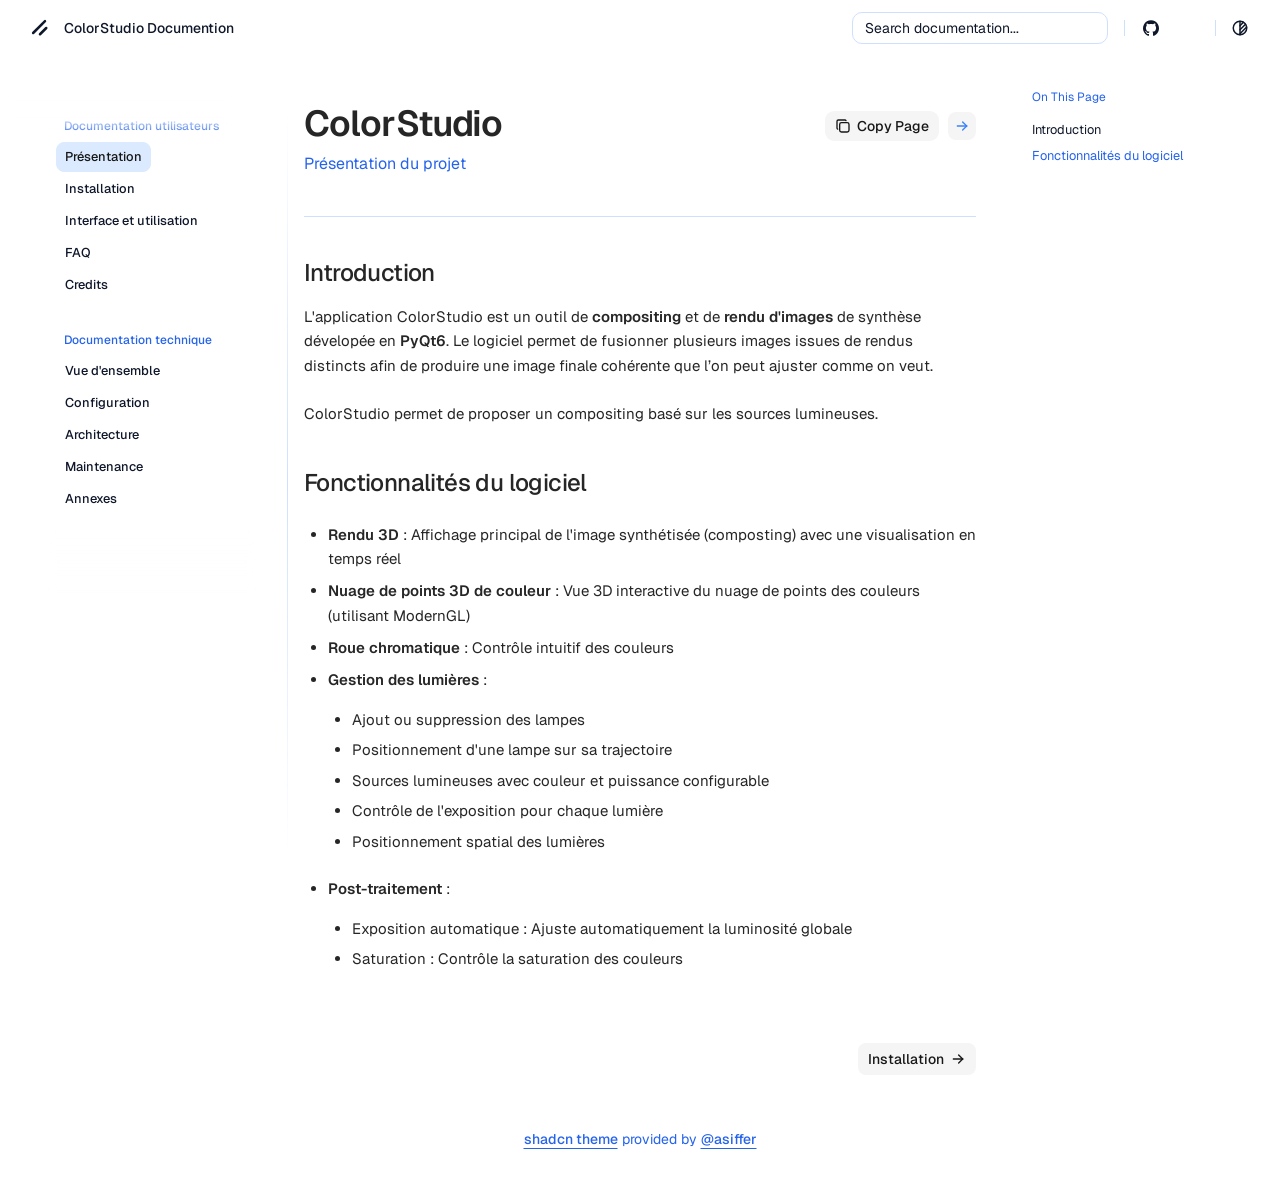
<file: index.html>
<!DOCTYPE html>
<html lang="en">

<head>
    <script>
        const base_url = "https://nomimie16.github.io/colorStudio/"; /* for search plugin notably */
    </script>
    <script>
    const darkTheme = window.matchMedia("(prefers-color-scheme: dark)");
    darkTheme.onchange = (e) => {
        if (e.matches) {
            document.documentElement.classList.add("dark")
            localStorage.theme = 'dark';
        } else {
            document.documentElement.classList.remove("dark")
            localStorage.removeItem("theme")
        }
    };

    // On page load. Priotiry to lcaolStorage
    if (localStorage.theme === "dark") {
        document.documentElement.classList.add("dark")
    } else if (localStorage.theme === "light") {
        document.documentElement.classList.remove("dark")
    } else if (darkTheme.matches) {
        document.documentElement.classList.add("dark")
    } else {
        document.documentElement.classList.remove("dark")
    }

    // set the layout based on localStorage
    document.documentElement.classList.add(localStorage.getItem("html-layout") || "layout-fixed");
</script>


    <meta charset="UTF-8">
    <meta name="viewport" content="width=device-width, initial-scale=1">

    


<title>ColorStudio</title>









<link rel="canonical" href="https://nomimie16.github.io/colorStudio/">


<!-- Open Graph (Facebook, LinkedIn) -->

<meta property="og:title" content="ColorStudio">





<meta property="og:url" content="https://nomimie16.github.io/colorStudio/">






<!-- Twitter Card -->

<meta name="twitter:title" content="ColorStudio">






<!-- JSON-LD Structured Data -->



    <link rel="icon" href="img/favicon.ico">

    <link href="css/base.css" rel="stylesheet">
    <link href="css/geist.css" rel="stylesheet">

    
    

<link id="pygments-light" rel="stylesheet"
    href="css/pygments/shadcn-light.css">
<link id="pygments-dark" rel="stylesheet"
    href="css/pygments/github-dark.css"
    media="(prefers-color-scheme: dark)">


    
    <link href="overrides/theme.css" rel="stylesheet">

    

    <script src="js/callbacks.js"></script>

    

    

    

    
    <script>
    document.addEventListener("DOMContentLoaded", function () {
        document.querySelectorAll("a.headerlink").forEach(function (link) {
            link.addEventListener("click", function (e) {
                e.preventDefault();

                // Build the full URL with the anchor fragment
                const url = window.location.origin + window.location.pathname + this.getAttribute("href");

                navigator.clipboard.writeText(url).then(function () {
                    // Optional: brief visual feedback
                });
            });
        });
    });
</script>
    

    
    
</head>

<body
    class="text-foreground group/body overscroll-none font-sans antialiased [--footer-height:calc(var(--spacing)*14)] [--header-height:calc(var(--spacing)*14)] xl:[--footer-height:calc(var(--spacing)*24)] theme-default">
    <div id="inner-body" class="bg-background relative z-10 flex min-h-svh flex-col">
        <header class="bg-background sticky top-0 z-50 w-full" view-transition-name="header">
    <div class="container-wrapper 3xl:fixed:px-0 px-6">
        <div class="3xl:fixed:container flex h-(--header-height) items-center gap-2 **:data-[slot=separator]:!h-4">
            <button id="menu-button" data-slot="popover-trigger" onclick="onMobileMenuButtonClick(event)"
                class="group whitespace-nowrap rounded-md text-sm font-medium transition-all disabled:pointer-events-none disabled:opacity-50 [&amp;_svg]:pointer-events-none [&amp;_svg:not([class*='size-'])]:size-4 shrink-0 [&amp;_svg]:shrink-0 outline-none focus-visible:border-ring focus-visible:ring-ring/50 aria-invalid:ring-destructive/20 dark:aria-invalid:ring-destructive/40 aria-invalid:border-destructive hover:text-accent-foreground px-4 py-2 has-[&gt;svg]:px-3 extend-touch-target h-8 touch-manipulation items-center justify-start gap-2.5 !p-0 hover:bg-transparent focus-visible:bg-transparent focus-visible:ring-0 active:bg-transparent dark:hover:bg-transparent flex lg:hidden"
                type="button" aria-haspopup="dialog" aria-expanded="false" aria-controls="radix-«Rmplb»"
                data-state="closed">
                <div class="relative flex h-8 w-4 items-center justify-center">
                    <div class="relative size-4">
                        <!-- 16px x 16px -->
                        <svg xmlns="http://www.w3.org/2000/svg" viewBox="0 0 16 16" fill="none" stroke="currentColor"
                            stroke-width="2" stroke-linecap="round" stroke-linejoin="round">
                            <line x1="0" x2="16" y1="5" y2="5"
                                class="group-data-[state=open]:translate-y-[2.25px] group-data-[state=open]:-translate-x-[2.25px] group-data-[state=open]:rotate-45 transition-all duration-300 origin-center" />
                            <line x1="0" x2="16" y1="11" y2="11"
                                class="group-data-[state=open]:-translate-y-[2.25px] group-data-[state=open]:-translate-x-[2.25px] group-data-[state=open]:-rotate-45 transition-all duration-300 origin-center" />
                        </svg>
                    </div>

                    <span class="sr-only">Toggle Menu</span>
                </div>
                <span class="flex h-8 items-center text-lg leading-none font-medium">Menu</span>
            </button>
            <a data-slot="button"
                class="items-center justify-center gap-2 whitespace-nowrap rounded-md text-sm font-medium transition-all disabled:pointer-events-none disabled:opacity-50 [&_svg]:pointer-events-none [&_svg:not([class*='size-'])]:size-5 shrink-0 [&_svg]:shrink-0 outline-none focus-visible:border-ring focus-visible:ring-ring/50 focus-visible:ring-[3px] aria-invalid:ring-destructive/20 dark:aria-invalid:ring-destructive/40 aria-invalid:border-destructive hover:bg-accent hover:text-accent-foreground dark:hover:bg-accent/50 hidden h-8 lg:flex"
                href="https://nomimie16.github.io/colorStudio/">
                <span class="size-8 flex flex-row justify-center items-center">
                    

<svg xmlns="http://www.w3.org/2000/svg" viewBox="0 0 256 256"
    class="size-5">
    <rect width="256" height="256" fill="none"></rect>
    <line x1="208" y1="128" x2="128" y2="208" fill="none" stroke="currentColor" stroke-linecap="round"
        stroke-linejoin="round" stroke-width="32"></line>
    <line x1="192" y1="40" x2="40" y2="192" fill="none" stroke="currentColor" stroke-linecap="round"
        stroke-linejoin="round" stroke-width="32"></line>
</svg>


                </span>

                
                <h1 class="pr-2">ColorStudio Documention</h1>
                
            </a>
            
            <div class="ml-auto flex items-center gap-2 md:flex-1 md:justify-end">
                <div class="hidden w-full flex-1 md:flex md:w-auto md:flex-none">
                    <div class="hidden w-full flex-1 md:flex md:w-auto md:flex-none">
    <button onclick="onSearchBarClick(event)" data-slot="dialog-trigger" data-variant="outline" data-size="default" class="inline-flex shrink-0 items-center gap-2 text-sm whitespace-nowrap transition-all outline-none focus-visible:border-ring focus-visible:ring-[3px] focus-visible:ring-ring/50 disabled:pointer-events-none disabled:opacity-50 aria-invalid:border-destructive aria-invalid:ring-destructive/20 dark:aria-invalid:ring-destructive/40 [&amp;_svg]:pointer-events-none [&amp;_svg]:shrink-0 [&amp;_svg:not([class*='size-'])]:size-4 border bg-background hover:text-accent-foreground dark:border-input dark:hover:bg-input/50 px-4 py-2 has-[&gt;svg]:px-3 relative h-8 w-full justify-start rounded-lg pl-3 font-normal text-foreground shadow-none hover:bg-muted/50 sm:pr-12 md:w-48 lg:w-56 xl:w-64 dark:bg-card" type="button" aria-haspopup="dialog" aria-expanded="false" aria-controls="radix-_r_1_" data-state="closed">
        <span class="hidden lg:inline-flex">Search documentation...</span>
        <span class="inline-flex lg:hidden">Search...</span>
    </button>
</div>
<dialog id="search-dialog" onclick="onSearchDialogClick(event)"
    class="fixed top-1/2 left-1/2 -translate-x-1/2 -translate-y-1/2 bg-background rounded-lg shadow-lg border overflow-hidden p-0">
    <div class="w-lg gap-4">
        <div class="flex h-full w-full flex-col overflow-hidden rounded-md bg-popover text-popover-foreground">
            <div data-slot="command-input-wrapper" class="flex h-9 items-center gap-2 border-b px-3"><svg
                    xmlns="http://www.w3.org/2000/svg" width="24" height="24" viewBox="0 0 24 24" fill="none"
                    stroke="currentColor" stroke-width="2" stroke-linecap="round" stroke-linejoin="round"
                    class="lucide lucide-search size-4 shrink-0 opacity-50">
                    <circle cx="11" cy="11" r="8"></circle>
                    <path d="m21 21-4.3-4.3"></path>
                </svg>
                <input data-slot="command-input"
                    class="placeholder:text-muted-foreground flex h-10 w-full rounded-md bg-transparent py-3 text-sm outline-hidden disabled:cursor-not-allowed disabled:opacity-50"
                    placeholder="Search documentation..." cmdk-input="" autocomplete="off" autocorrect="off"
                    spellcheck="false" aria-autocomplete="list" role="combobox" aria-expanded="true"
                    aria-controls="radix-«r1t6»" aria-labelledby="radix-«r1t7»" id="radix-«r1t8»" type="text" value=""
                    aria-activedescendant="radix-«r1th»" oninput="onInputHandler(event)">
            </div>
        </div>
        <div id="mkdocs-search-results">
            <!-- search results go there -->
        </div>
    </div>
</dialog>
<script>
    document.removeEventListener("keydown", searchShortcutHandler);
    document.addEventListener("keydown", searchShortcutHandler);
</script>
                </div>
                
                <div data-orientation="vertical" role="none" data-slot="separator"
                    class="bg-border shrink-0 data-[orientation=horizontal]:h-px data-[orientation=horizontal]:w-full data-[orientation=vertical]:h-full data-[orientation=vertical]:w-px ml-2 hidden lg:block">
                </div>
                <a target="_blank" rel="noreferrer" data-slot="button"
                    class="inline-flex items-center justify-center whitespace-nowrap text-sm font-medium transition-all disabled:pointer-events-none disabled:opacity-50 [&amp;_svg]:pointer-events-none [&amp;_svg:not([class*='size-'])]:size-4 shrink-0 [&amp;_svg]:shrink-0 outline-none focus-visible:border-ring focus-visible:ring-ring/50 focus-visible:ring-[3px] aria-invalid:ring-destructive/20 dark:aria-invalid:ring-destructive/40 aria-invalid:border-destructive hover:bg-accent hover:text-accent-foreground dark:hover:bg-accent/50 rounded-md gap-1.5 px-3 has-[&gt;svg]:px-2.5 h-8 shadow-none"
                    href="https://github.com/nomimie16/colorStudio">
                    <svg viewBox="0 0 438.549 438.549">
                        <path fill="currentColor"
                            d="M409.132 114.573c-19.608-33.596-46.205-60.194-79.798-79.8-33.598-19.607-70.277-29.408-110.063-29.408-39.781 0-76.472 9.804-110.063 29.408-33.596 19.605-60.192 46.204-79.8 79.8C9.803 148.168 0 184.854 0 224.63c0 47.78 13.94 90.745 41.827 128.906 27.884 38.164 63.906 64.572 108.063 79.227 5.14.954 8.945.283 11.419-1.996 2.475-2.282 3.711-5.14 3.711-8.562 0-.571-.049-5.708-.144-15.417a2549.81 2549.81 0 01-.144-25.406l-6.567 1.136c-4.187.767-9.469 1.092-15.846 1-6.374-.089-12.991-.757-19.842-1.999-6.854-1.231-13.229-4.086-19.13-8.559-5.898-4.473-10.085-10.328-12.56-17.556l-2.855-6.57c-1.903-4.374-4.899-9.233-8.992-14.559-4.093-5.331-8.232-8.945-12.419-10.848l-1.999-1.431c-1.332-.951-2.568-2.098-3.711-3.429-1.142-1.331-1.997-2.663-2.568-3.997-.572-1.335-.098-2.43 1.427-3.289 1.525-.859 4.281-1.276 8.28-1.276l5.708.853c3.807.763 8.516 3.042 14.133 6.851 5.614 3.806 10.229 8.754 13.846 14.842 4.38 7.806 9.657 13.754 15.846 17.847 6.184 4.093 12.419 6.136 18.699 6.136 6.28 0 11.704-.476 16.274-1.423 4.565-.952 8.848-2.383 12.847-4.285 1.713-12.758 6.377-22.559 13.988-29.41-10.848-1.14-20.601-2.857-29.264-5.14-8.658-2.286-17.605-5.996-26.835-11.14-9.235-5.137-16.896-11.516-22.985-19.126-6.09-7.614-11.088-17.61-14.987-29.979-3.901-12.374-5.852-26.648-5.852-42.826 0-23.035 7.52-42.637 22.557-58.817-7.044-17.318-6.379-36.732 1.997-58.24 5.52-1.715 13.706-.428 24.554 3.853 10.85 4.283 18.794 7.952 23.84 10.994 5.046 3.041 9.089 5.618 12.135 7.708 17.705-4.947 35.976-7.421 54.818-7.421s37.117 2.474 54.823 7.421l10.849-6.849c7.419-4.57 16.18-8.758 26.262-12.565 10.088-3.805 17.802-4.853 23.134-3.138 8.562 21.509 9.325 40.922 2.279 58.24 15.036 16.18 22.559 35.787 22.559 58.817 0 16.178-1.958 30.497-5.853 42.966-3.9 12.471-8.941 22.457-15.125 29.979-6.191 7.521-13.901 13.85-23.131 18.986-9.232 5.14-18.182 8.85-26.84 11.136-8.662 2.286-18.415 4.004-29.263 5.146 9.894 8.562 14.842 22.077 14.842 40.539v60.237c0 3.422 1.19 6.279 3.572 8.562 2.379 2.279 6.136 2.95 11.276 1.995 44.163-14.653 80.185-41.062 108.068-79.226 27.88-38.161 41.825-81.126 41.825-128.906-.01-39.771-9.818-76.454-29.414-110.049z">
                        </path>
                    </svg>
                    
                    <span id="stargazers" class="text-muted-foreground w-8 text-xs tabular-nums" onload="test()">
                    </span>
                    
                </a>
                
                <div data-orientation="vertical" role="none" data-slot="separator"
                    class="bg-border shrink-0 data-[orientation=horizontal]:h-px data-[orientation=horizontal]:w-full data-[orientation=vertical]:h-full data-[orientation=vertical]:w-px 3xl:flex hidden">
                </div>
                <button data-slot="button"
                    class="items-center justify-center gap-2 whitespace-nowrap rounded-md text-sm font-medium transition-all disabled:pointer-events-none disabled:opacity-50 [&amp;_svg]:pointer-events-none [&amp;_svg:not([class*='size-'])]:size-4 shrink-0 [&amp;_svg]:shrink-0 outline-none focus-visible:border-ring focus-visible:ring-ring/50 focus-visible:ring-[3px] aria-invalid:ring-destructive/20 dark:aria-invalid:ring-destructive/40 aria-invalid:border-destructive hover:bg-accent hover:text-accent-foreground dark:hover:bg-accent/50 size-8 3xl:flex hidden"
                    title="Toggle layout" onclick="toggleLayout(event)">
                    <span class="sr-only">Toggle layout</span>
                    <svg xmlns="http://www.w3.org/2000/svg" width="24" height="24" viewBox="0 0 24 24" fill="none"
                        stroke="currentColor" stroke-width="2" stroke-linecap="round" stroke-linejoin="round"
                        class="lucide lucide-gallery-horizontal">
                        <path d="M2 3v18"></path>
                        <rect width="12" height="18" x="6" y="3" rx="2"></rect>
                        <path d="M22 3v18"></path>
                    </svg>
                </button>
                <div data-orientation="vertical" role="none" data-slot="separator"
                    class="bg-border shrink-0 data-[orientation=horizontal]:h-px data-[orientation=horizontal]:w-full data-[orientation=vertical]:h-full data-[orientation=vertical]:w-px">
                </div>
                <button data-slot="button"
                    class="inline-flex items-center justify-center gap-2 whitespace-nowrap rounded-md text-sm font-medium transition-all disabled:pointer-events-none disabled:opacity-50 [&amp;_svg]:pointer-events-none [&amp;_svg:not([class*='size-'])]:size-4 shrink-0 [&amp;_svg]:shrink-0 outline-none focus-visible:border-ring focus-visible:ring-ring/50 focus-visible:ring-[3px] aria-invalid:ring-destructive/20 dark:aria-invalid:ring-destructive/40 aria-invalid:border-destructive hover:bg-accent hover:text-accent-foreground dark:hover:bg-accent/50 group/toggle extend-touch-target size-8"
                    title="Toggle theme" onclick="onThemeSwitch(event)">
                    <svg xmlns="http://www.w3.org/2000/svg" width="24" height="24" viewBox="0 0 24 24" fill="none"
                        stroke="currentColor" stroke-width="2" stroke-linecap="round" stroke-linejoin="round"
                        class="size-4.5">
                        <path stroke="none" d="M0 0h24v24H0z" fill="none"></path>
                        <path d="M12 12m-9 0a9 9 0 1 0 18 0a9 9 0 1 0 -18 0"></path>
                        <path d="M12 3l0 18"></path>
                        <path d="M12 9l4.65 -4.65"></path>
                        <path d="M12 14.3l7.37 -7.37"></path>
                        <path d="M12 19.6l8.85 -8.85"></path>
                    </svg>
                    <span class="sr-only">Toggle theme</span>
                </button>
            </div>
        </div>
    </div>
</header>
        <main class="flex flex-1 flex-col">
            <div class="container-wrapper flex flex-1 flex-col px-2">
                <div data-slot="sidebar-wrapper"
                    style="--sidebar-width:calc(var(--spacing) * 72);--sidebar-width-icon:3rem;"
                    class="group/sidebar-wrapper has-data-[variant=inset]:bg-sidebar flex w-full 3xl:fixed:container 3xl:fixed:px-3 min-h-min flex-1 items-start px-0 [--sidebar-width:220px] [--top-spacing:0] lg:grid lg:grid-cols-[var(--sidebar-width)_minmax(0,1fr)] lg:[--sidebar-width:240px] lg:[--top-spacing:calc(var(--spacing)*4)]">
                    <div data-slot="sidebar"
                        class="w-(--sidebar-width) flex-col text-sidebar-foreground sticky top-[calc(var(--header-height)+0.6rem)] z-30 hidden h-[calc(100svh-10rem)] overscroll-none bg-transparent [--sidebar-menu-width:--spacing(56)] lg:flex">
                        <div class="h-9"></div>
                        <div
                            class="absolute top-8 z-10 h-8 w-(--sidebar-menu-width) shrink-0 bg-gradient-to-b from-background via-background/80 to-background/50 blur-xs">
                        </div>
                        <div
                            class="absolute top-12 right-2 bottom-0 hidden h-full w-px bg-gradient-to-b from-transparent via-border to-transparent lg:flex">
                        </div>
                        <div data-slot="sidebar-content" data-sidebar="content" view-transition-name="sidebar"
                            class="flex min-h-0 flex-1 flex-col gap-2 overflow-auto group-data-[collapsible=icon]:overflow-hidden mx-auto no-scrollbar w-(--sidebar-menu-width) overflow-x-hidden px-2">
                            














<div data-slot="sidebar-group" data-sidebar="group" class="relative flex w-full min-w-0 flex-col p-2">
    <div data-slot="sidebar-group-label" data-sidebar="group-label"
        class="flex h-8 shrink-0 items-center rounded-md px-2 text-xs ring-sidebar-ring outline-hidden transition-[margin,opacity] duration-200 ease-linear focus-visible:ring-2 [&>svg]:size-4 [&>svg]:shrink-0 group-data-[collapsible=icon]:-mt-8 group-data-[collapsible=icon]:opacity-0 font-medium text-muted-foreground">
        Documentation utilisateurs</div>
    <div data-slot="sidebar-group-content" data-sidebar="group-content" class="w-full text-sm">
        <ul data-slot="sidebar-menu" data-sidebar="menu" class="flex w-full min-w-0 flex-col gap-0.5">
            
            <li data-slot="sidebar-menu-item" data-sidebar="menu-item" class="group/menu-item relative">
    <a data-slot="sidebar-menu-button" data-active="true" data-sidebar="menu-button"
        data-size="default" href="/colorStudio/"
        class="hpeer/menu-button flex items-center gap-2 rounded-md p-2 text-left ring-sidebar-ring outline-hidden transition-[width,height,padding] group-has-data-[sidebar=menu-action]/menu-item:pr-8 group-data-[collapsible=icon]:size-8! group-data-[collapsible=icon]:p-2! focus-visible:ring-2 active:bg-sidebar-accent active:text-sidebar-accent-foreground disabled:pointer-events-none disabled:opacity-50 aria-disabled:pointer-events-none aria-disabled:opacity-50 data-[active=true]:font-medium data-[active=true]:text-sidebar-accent-foreground data-[state=open]:hover:bg-sidebar-accent data-[state=open]:hover:text-sidebar-accent-foreground [&>span:last-child]:truncate [&>svg]:size-4 [&>svg]:shrink-0 hover:bg-sidebar-accent hover:text-sidebar-accent-foreground relative h-[30px] w-fit overflow-visible border border-transparent text-[0.8rem] font-medium after:absolute after:inset-x-0 after:-inset-y-1 after:z-0 after:rounded-md data-[active=true]:border-accent data-[active=true]:bg-accent 3xl:fixed:w-full 3xl:fixed:max-w-48">

        
        Présentation
        

        

        

        
    </a>
</li>
            
            <li data-slot="sidebar-menu-item" data-sidebar="menu-item" class="group/menu-item relative">
    <a data-slot="sidebar-menu-button" data-active="false" data-sidebar="menu-button"
        data-size="default" href="/colorStudio/install/"
        class="hpeer/menu-button flex items-center gap-2 rounded-md p-2 text-left ring-sidebar-ring outline-hidden transition-[width,height,padding] group-has-data-[sidebar=menu-action]/menu-item:pr-8 group-data-[collapsible=icon]:size-8! group-data-[collapsible=icon]:p-2! focus-visible:ring-2 active:bg-sidebar-accent active:text-sidebar-accent-foreground disabled:pointer-events-none disabled:opacity-50 aria-disabled:pointer-events-none aria-disabled:opacity-50 data-[active=true]:font-medium data-[active=true]:text-sidebar-accent-foreground data-[state=open]:hover:bg-sidebar-accent data-[state=open]:hover:text-sidebar-accent-foreground [&>span:last-child]:truncate [&>svg]:size-4 [&>svg]:shrink-0 hover:bg-sidebar-accent hover:text-sidebar-accent-foreground relative h-[30px] w-fit overflow-visible border border-transparent text-[0.8rem] font-medium after:absolute after:inset-x-0 after:-inset-y-1 after:z-0 after:rounded-md data-[active=true]:border-accent data-[active=true]:bg-accent 3xl:fixed:w-full 3xl:fixed:max-w-48">

        
        Installation
        

        

        

        
    </a>
</li>
            
            <li data-slot="sidebar-menu-item" data-sidebar="menu-item" class="group/menu-item relative">
    <a data-slot="sidebar-menu-button" data-active="false" data-sidebar="menu-button"
        data-size="default" href="/colorStudio/utilisation/"
        class="hpeer/menu-button flex items-center gap-2 rounded-md p-2 text-left ring-sidebar-ring outline-hidden transition-[width,height,padding] group-has-data-[sidebar=menu-action]/menu-item:pr-8 group-data-[collapsible=icon]:size-8! group-data-[collapsible=icon]:p-2! focus-visible:ring-2 active:bg-sidebar-accent active:text-sidebar-accent-foreground disabled:pointer-events-none disabled:opacity-50 aria-disabled:pointer-events-none aria-disabled:opacity-50 data-[active=true]:font-medium data-[active=true]:text-sidebar-accent-foreground data-[state=open]:hover:bg-sidebar-accent data-[state=open]:hover:text-sidebar-accent-foreground [&>span:last-child]:truncate [&>svg]:size-4 [&>svg]:shrink-0 hover:bg-sidebar-accent hover:text-sidebar-accent-foreground relative h-[30px] w-fit overflow-visible border border-transparent text-[0.8rem] font-medium after:absolute after:inset-x-0 after:-inset-y-1 after:z-0 after:rounded-md data-[active=true]:border-accent data-[active=true]:bg-accent 3xl:fixed:w-full 3xl:fixed:max-w-48">

        
        Interface et utilisation
        

        

        

        
    </a>
</li>
            
            <li data-slot="sidebar-menu-item" data-sidebar="menu-item" class="group/menu-item relative">
    <a data-slot="sidebar-menu-button" data-active="false" data-sidebar="menu-button"
        data-size="default" href="/colorStudio/faq/"
        class="hpeer/menu-button flex items-center gap-2 rounded-md p-2 text-left ring-sidebar-ring outline-hidden transition-[width,height,padding] group-has-data-[sidebar=menu-action]/menu-item:pr-8 group-data-[collapsible=icon]:size-8! group-data-[collapsible=icon]:p-2! focus-visible:ring-2 active:bg-sidebar-accent active:text-sidebar-accent-foreground disabled:pointer-events-none disabled:opacity-50 aria-disabled:pointer-events-none aria-disabled:opacity-50 data-[active=true]:font-medium data-[active=true]:text-sidebar-accent-foreground data-[state=open]:hover:bg-sidebar-accent data-[state=open]:hover:text-sidebar-accent-foreground [&>span:last-child]:truncate [&>svg]:size-4 [&>svg]:shrink-0 hover:bg-sidebar-accent hover:text-sidebar-accent-foreground relative h-[30px] w-fit overflow-visible border border-transparent text-[0.8rem] font-medium after:absolute after:inset-x-0 after:-inset-y-1 after:z-0 after:rounded-md data-[active=true]:border-accent data-[active=true]:bg-accent 3xl:fixed:w-full 3xl:fixed:max-w-48">

        
        FAQ
        

        

        

        
    </a>
</li>
            
            <li data-slot="sidebar-menu-item" data-sidebar="menu-item" class="group/menu-item relative">
    <a data-slot="sidebar-menu-button" data-active="false" data-sidebar="menu-button"
        data-size="default" href="/colorStudio/credits/"
        class="hpeer/menu-button flex items-center gap-2 rounded-md p-2 text-left ring-sidebar-ring outline-hidden transition-[width,height,padding] group-has-data-[sidebar=menu-action]/menu-item:pr-8 group-data-[collapsible=icon]:size-8! group-data-[collapsible=icon]:p-2! focus-visible:ring-2 active:bg-sidebar-accent active:text-sidebar-accent-foreground disabled:pointer-events-none disabled:opacity-50 aria-disabled:pointer-events-none aria-disabled:opacity-50 data-[active=true]:font-medium data-[active=true]:text-sidebar-accent-foreground data-[state=open]:hover:bg-sidebar-accent data-[state=open]:hover:text-sidebar-accent-foreground [&>span:last-child]:truncate [&>svg]:size-4 [&>svg]:shrink-0 hover:bg-sidebar-accent hover:text-sidebar-accent-foreground relative h-[30px] w-fit overflow-visible border border-transparent text-[0.8rem] font-medium after:absolute after:inset-x-0 after:-inset-y-1 after:z-0 after:rounded-md data-[active=true]:border-accent data-[active=true]:bg-accent 3xl:fixed:w-full 3xl:fixed:max-w-48">

        
        Credits
        

        

        

        
    </a>
</li>
            
        </ul>
    </div>
</div>



<div data-slot="sidebar-group" data-sidebar="group" class="relative flex w-full min-w-0 flex-col p-2">
    <div data-slot="sidebar-group-label" data-sidebar="group-label"
        class="flex h-8 shrink-0 items-center rounded-md px-2 text-xs ring-sidebar-ring outline-hidden transition-[margin,opacity] duration-200 ease-linear focus-visible:ring-2 [&>svg]:size-4 [&>svg]:shrink-0 group-data-[collapsible=icon]:-mt-8 group-data-[collapsible=icon]:opacity-0 font-medium text-muted-foreground">
        Documentation technique</div>
    <div data-slot="sidebar-group-content" data-sidebar="group-content" class="w-full text-sm">
        <ul data-slot="sidebar-menu" data-sidebar="menu" class="flex w-full min-w-0 flex-col gap-0.5">
            
            <li data-slot="sidebar-menu-item" data-sidebar="menu-item" class="group/menu-item relative">
    <a data-slot="sidebar-menu-button" data-active="false" data-sidebar="menu-button"
        data-size="default" href="/colorStudio/overview/"
        class="hpeer/menu-button flex items-center gap-2 rounded-md p-2 text-left ring-sidebar-ring outline-hidden transition-[width,height,padding] group-has-data-[sidebar=menu-action]/menu-item:pr-8 group-data-[collapsible=icon]:size-8! group-data-[collapsible=icon]:p-2! focus-visible:ring-2 active:bg-sidebar-accent active:text-sidebar-accent-foreground disabled:pointer-events-none disabled:opacity-50 aria-disabled:pointer-events-none aria-disabled:opacity-50 data-[active=true]:font-medium data-[active=true]:text-sidebar-accent-foreground data-[state=open]:hover:bg-sidebar-accent data-[state=open]:hover:text-sidebar-accent-foreground [&>span:last-child]:truncate [&>svg]:size-4 [&>svg]:shrink-0 hover:bg-sidebar-accent hover:text-sidebar-accent-foreground relative h-[30px] w-fit overflow-visible border border-transparent text-[0.8rem] font-medium after:absolute after:inset-x-0 after:-inset-y-1 after:z-0 after:rounded-md data-[active=true]:border-accent data-[active=true]:bg-accent 3xl:fixed:w-full 3xl:fixed:max-w-48">

        
        Vue d'ensemble
        

        

        

        
    </a>
</li>
            
            <li data-slot="sidebar-menu-item" data-sidebar="menu-item" class="group/menu-item relative">
    <a data-slot="sidebar-menu-button" data-active="false" data-sidebar="menu-button"
        data-size="default" href="/colorStudio/config/"
        class="hpeer/menu-button flex items-center gap-2 rounded-md p-2 text-left ring-sidebar-ring outline-hidden transition-[width,height,padding] group-has-data-[sidebar=menu-action]/menu-item:pr-8 group-data-[collapsible=icon]:size-8! group-data-[collapsible=icon]:p-2! focus-visible:ring-2 active:bg-sidebar-accent active:text-sidebar-accent-foreground disabled:pointer-events-none disabled:opacity-50 aria-disabled:pointer-events-none aria-disabled:opacity-50 data-[active=true]:font-medium data-[active=true]:text-sidebar-accent-foreground data-[state=open]:hover:bg-sidebar-accent data-[state=open]:hover:text-sidebar-accent-foreground [&>span:last-child]:truncate [&>svg]:size-4 [&>svg]:shrink-0 hover:bg-sidebar-accent hover:text-sidebar-accent-foreground relative h-[30px] w-fit overflow-visible border border-transparent text-[0.8rem] font-medium after:absolute after:inset-x-0 after:-inset-y-1 after:z-0 after:rounded-md data-[active=true]:border-accent data-[active=true]:bg-accent 3xl:fixed:w-full 3xl:fixed:max-w-48">

        
        Configuration
        

        

        

        
    </a>
</li>
            
            <li data-slot="sidebar-menu-item" data-sidebar="menu-item" class="group/menu-item relative">
    <a data-slot="sidebar-menu-button" data-active="false" data-sidebar="menu-button"
        data-size="default" href="/colorStudio/architecture/"
        class="hpeer/menu-button flex items-center gap-2 rounded-md p-2 text-left ring-sidebar-ring outline-hidden transition-[width,height,padding] group-has-data-[sidebar=menu-action]/menu-item:pr-8 group-data-[collapsible=icon]:size-8! group-data-[collapsible=icon]:p-2! focus-visible:ring-2 active:bg-sidebar-accent active:text-sidebar-accent-foreground disabled:pointer-events-none disabled:opacity-50 aria-disabled:pointer-events-none aria-disabled:opacity-50 data-[active=true]:font-medium data-[active=true]:text-sidebar-accent-foreground data-[state=open]:hover:bg-sidebar-accent data-[state=open]:hover:text-sidebar-accent-foreground [&>span:last-child]:truncate [&>svg]:size-4 [&>svg]:shrink-0 hover:bg-sidebar-accent hover:text-sidebar-accent-foreground relative h-[30px] w-fit overflow-visible border border-transparent text-[0.8rem] font-medium after:absolute after:inset-x-0 after:-inset-y-1 after:z-0 after:rounded-md data-[active=true]:border-accent data-[active=true]:bg-accent 3xl:fixed:w-full 3xl:fixed:max-w-48">

        
        Architecture
        

        

        

        
    </a>
</li>
            
            <li data-slot="sidebar-menu-item" data-sidebar="menu-item" class="group/menu-item relative">
    <a data-slot="sidebar-menu-button" data-active="false" data-sidebar="menu-button"
        data-size="default" href="/colorStudio/maintenance/"
        class="hpeer/menu-button flex items-center gap-2 rounded-md p-2 text-left ring-sidebar-ring outline-hidden transition-[width,height,padding] group-has-data-[sidebar=menu-action]/menu-item:pr-8 group-data-[collapsible=icon]:size-8! group-data-[collapsible=icon]:p-2! focus-visible:ring-2 active:bg-sidebar-accent active:text-sidebar-accent-foreground disabled:pointer-events-none disabled:opacity-50 aria-disabled:pointer-events-none aria-disabled:opacity-50 data-[active=true]:font-medium data-[active=true]:text-sidebar-accent-foreground data-[state=open]:hover:bg-sidebar-accent data-[state=open]:hover:text-sidebar-accent-foreground [&>span:last-child]:truncate [&>svg]:size-4 [&>svg]:shrink-0 hover:bg-sidebar-accent hover:text-sidebar-accent-foreground relative h-[30px] w-fit overflow-visible border border-transparent text-[0.8rem] font-medium after:absolute after:inset-x-0 after:-inset-y-1 after:z-0 after:rounded-md data-[active=true]:border-accent data-[active=true]:bg-accent 3xl:fixed:w-full 3xl:fixed:max-w-48">

        
        Maintenance
        

        

        

        
    </a>
</li>
            
            <li data-slot="sidebar-menu-item" data-sidebar="menu-item" class="group/menu-item relative">
    <a data-slot="sidebar-menu-button" data-active="false" data-sidebar="menu-button"
        data-size="default" href="/colorStudio/annexes/"
        class="hpeer/menu-button flex items-center gap-2 rounded-md p-2 text-left ring-sidebar-ring outline-hidden transition-[width,height,padding] group-has-data-[sidebar=menu-action]/menu-item:pr-8 group-data-[collapsible=icon]:size-8! group-data-[collapsible=icon]:p-2! focus-visible:ring-2 active:bg-sidebar-accent active:text-sidebar-accent-foreground disabled:pointer-events-none disabled:opacity-50 aria-disabled:pointer-events-none aria-disabled:opacity-50 data-[active=true]:font-medium data-[active=true]:text-sidebar-accent-foreground data-[state=open]:hover:bg-sidebar-accent data-[state=open]:hover:text-sidebar-accent-foreground [&>span:last-child]:truncate [&>svg]:size-4 [&>svg]:shrink-0 hover:bg-sidebar-accent hover:text-sidebar-accent-foreground relative h-[30px] w-fit overflow-visible border border-transparent text-[0.8rem] font-medium after:absolute after:inset-x-0 after:-inset-y-1 after:z-0 after:rounded-md data-[active=true]:border-accent data-[active=true]:bg-accent 3xl:fixed:w-full 3xl:fixed:max-w-48">

        
        Annexes
        

        

        

        
    </a>
</li>
            
        </ul>
    </div>
</div>





<div class="sticky -bottom-1 z-10 h-16 shrink-0 bg-gradient-to-t from-background via-background/80 to-background/50 blur-xs"></div>
                        </div>
                    </div>
                    <div class="h-full w-full">
                        <div data-slot="docs" class="flex items-stretch text-[1.05rem] sm:text-[15px] xl:w-full">
                            <div class="flex min-w-0 flex-1 flex-col">
                                <div class="h-(--top-spacing) shrink-0"></div>
                                <article class="w-full" view-transition-name="page">
  <div class="flex flex-col gap-2">
    <div class="flex flex-col gap-2">
      <div id="page-header" class="flex items-start justify-between">
        <h1 class="scroll-m-20 text-4xl font-semibold tracking-tight sm:text-3xl xl:text-4xl">
          ColorStudio
        </h1>

        <div class="flex items-center gap-2 pt-1.5">
          
<button
    onclick="fetch(`https://nomimie16.github.io/colorStudio/index.md`).then((r) => r.blob()).then((blob) => navigator.clipboard.write([new ClipboardItem({ 'text/plain': blob })]))"
    data-slot="button" class="secondary cursor-pointer">
    <svg xmlns="http://www.w3.org/2000/svg" width="24" height="24" viewBox="0 0 24 24" fill="none" stroke="currentColor"
        stroke-width="2" stroke-linecap="round" stroke-linejoin="round" class="tabler-icon tabler-icon-copy ">
        <path
            d="M7 7m0 2.667a2.667 2.667 0 0 1 2.667 -2.667h8.666a2.667 2.667 0 0 1 2.667 2.667v8.666a2.667 2.667 0 0 1 -2.667 2.667h-8.666a2.667 2.667 0 0 1 -2.667 -2.667z">
        </path>
        <path d="M4.012 16.737a2.005 2.005 0 0 1 -1.012 -1.737v-10c0 -1.1 .9 -2 2 -2h10c.75 0 1.158 .385 1.5 1"></path>
    </svg>
    <span class="max-md:hidden">Copy Page</span>
</button>
          
          
          <a data-slot="button" id="next-button"
            class="inline-flex items-center justify-center gap-2 whitespace-nowrap rounded-md text-sm font-medium transition-all disabled:pointer-events-none disabled:opacity-50 [&amp;_svg]:pointer-events-none [&amp;_svg:not([class*='size-'])]:size-4 shrink-0 [&amp;_svg]:shrink-0 outline-none focus-visible:border-ring focus-visible:ring-ring/50 focus-visible:ring-[3px] aria-invalid:ring-destructive/20 dark:aria-invalid:ring-destructive/40 aria-invalid:border-destructive bg-secondary text-secondary-foreground hover:bg-secondary/80 extend-touch-target size-8 shadow-none md:size-7"
            href="/colorStudio/install/">
            <span class="sr-only">Next</span>
            <svg xmlns="http://www.w3.org/2000/svg" width="24" height="24" viewBox="0 0 24 24" fill="none"
              stroke="currentColor" stroke-width="2" stroke-linecap="round" stroke-linejoin="round"
              class="tabler-icon tabler-icon-arrow-right">
              <path d="M5 12l14 0"></path>
              <path d="M13 18l6 -6"></path>
              <path d="M13 6l6 6"></path>
            </svg>
          </a>
          
        </div>
      </div>
      
      <p id="summary" class="text-muted-foreground text-[1.05rem] text-balance sm:text-base">
        Présentation du projet
      </p>
      
    </div>
    <div class="flex justify-end items-center">
       
    </div>
  </div>
  <div class="typography w-full flex-1 *:data-[slot=alert]:first:mt-0">
    <hr />
<h2 id="introduction">Introduction</h2>
<p>L'application ColorStudio est un outil de <strong>compositing</strong> et de <strong>rendu d'images</strong> de synthèse dévelopée en <strong>PyQt6</strong>. Le logiciel permet de fusionner plusieurs images issues de rendus distincts afin de produire une image finale cohérente que l’on peut ajuster comme on veut.</p>
<p>ColorStudio permet de proposer un compositing basé sur les sources lumineuses.</p>
<h2 id="fonctionnalites-du-logiciel">Fonctionnalités du logiciel</h2>
<ul>
<li>
<p><strong>Rendu 3D</strong> : Affichage principal de l'image synthétisée (composting) avec une visualisation en temps réel</p>
</li>
<li>
<p><strong>Nuage de points 3D de couleur</strong> : Vue 3D interactive du nuage de points des couleurs (utilisant ModernGL)</p>
</li>
<li>
<p><strong>Roue chromatique</strong> : Contrôle intuitif des couleurs</p>
</li>
<li>
<p><strong>Gestion des lumières</strong> :</p>
<ul>
<li>Ajout ou suppression des lampes</li>
<li>Positionnement d'une lampe sur sa trajectoire</li>
<li>Sources lumineuses avec couleur et puissance configurable</li>
<li>Contrôle de l'exposition pour chaque lumière</li>
<li>Positionnement spatial des lumières</li>
</ul>
</li>
<li>
<p><strong>Post-traitement</strong> :</p>
<ul>
<li>Exposition automatique : Ajuste automatiquement la luminosité globale </li>
<li>Saturation : Contrôle la saturation des couleurs</li>
</ul>
</li>
</ul>
  </div>
  
  <script>
    document.querySelectorAll('article h2, article h3').forEach((header) => {
      toc.observer.observe(header);
    });
  </script>
</article>
                                <div class="mx-auto flex flex-wrap h-16 w-full max-w-2xl items-center gap-2 px-4 md:px-0">
    
    
    <a data-slot="button"
        class="inline-flex items-center justify-center whitespace-nowrap text-sm font-medium transition-all disabled:pointer-events-none disabled:opacity-50 [&amp;_svg]:pointer-events-none [&amp;_svg:not([class*='size-'])]:size-4 shrink-0 [&amp;_svg]:shrink-0 outline-none focus-visible:border-ring focus-visible:ring-ring/50 focus-visible:ring-[3px] aria-invalid:ring-destructive/20 dark:aria-invalid:ring-destructive/40 aria-invalid:border-destructive bg-secondary text-secondary-foreground hover:bg-secondary/80 h-8 rounded-md gap-1.5 px-3 has-[&gt;svg]:px-2.5 ml-auto shadow-none"
        href="/colorStudio/install/">
        <span class="max-[500px]:hidden">Installation</span>
        <svg xmlns="http://www.w3.org/2000/svg" width="24" height="24" viewBox="0 0 24 24" fill="none"
            stroke="currentColor" stroke-width="2" stroke-linecap="round" stroke-linejoin="round"
            class="tabler-icon tabler-icon-arrow-right ">
            <path d="M5 12l14 0"></path>
            <path d="M13 18l6 -6"></path>
            <path d="M13 6l6 6"></path>
        </svg>
    </a>
    
</div>
                                <dialog id="bottom-sidebar" onclick="onBottomSidebarDialogClick(event)" class="bg-transparent"
    style="position: fixed; left: 0px; top: 0px; transform: translate(0px, 58px); min-width: max-content; --radix-popper-transform-origin: 0% 0px; will-change: transform; z-index: 50; --radix-popper-available-width: 504px; --radix-popper-available-height: 857px; --radix-popper-anchor-width: 72.94999694824219px; --radix-popper-anchor-height: 32px;">
    <div data-side="bottom" data-align="start" data-state="open" role="dialog" data-slot="popover-content"
        class="text-popover-foreground data-[state=open]:animate-in data-[state=closed]:animate-out data-[state=closed]:fade-out-0 data-[state=open]:fade-in-0 data-[state=closed]:zoom-out-95 data-[state=open]:zoom-in-95 data-[side=bottom]:slide-in-from-top-2 data-[side=left]:slide-in-from-right-2 data-[side=right]:slide-in-from-left-2 data-[side=top]:slide-in-from-bottom-2 z-50 origin-(--radix-popover-content-transform-origin) border outline-hidden bg-background/90 no-scrollbar h-(--radix-popper-available-height) w-(--radix-popper-available-width) overflow-y-auto rounded-none border-none p-0 shadow-none backdrop-blur duration-100"
        style="--radix-popover-content-transform-origin: var(--radix-popper-transform-origin); --radix-popover-content-available-width: var(--radix-popper-available-width); --radix-popover-content-available-height: var(--radix-popper-available-height); --radix-popover-trigger-width: var(--radix-popper-anchor-width); --radix-popover-trigger-height: var(--radix-popper-anchor-height);"
        tabindex="-1">
        <div class="flex flex-col gap-12 overflow-auto px-6 py-6">
            
            
            

            

            
            <div class="flex flex-col gap-8">
                
                <div class="flex flex-col gap-4">
                    <div class="text-muted-foreground text-sm font-medium">Documentation utilisateurs</div>
                    
                    <div class="flex flex-col gap-3">
                        
                        <a class="text-2xl font-medium" href=".">
                            
                            Présentation
                            
                        </a>
                        
                        <a class="text-2xl font-medium" href="install/">
                            
                            Installation
                            
                        </a>
                        
                        <a class="text-2xl font-medium" href="utilisation/">
                            
                            Interface et utilisation
                            
                        </a>
                        
                        <a class="text-2xl font-medium" href="faq/">
                            
                            FAQ
                            
                        </a>
                        
                        <a class="text-2xl font-medium" href="credits/">
                            
                            Credits
                            
                        </a>
                        
                    </div>
                    
                </div>
                
                <div class="flex flex-col gap-4">
                    <div class="text-muted-foreground text-sm font-medium">Documentation technique</div>
                    
                    <div class="flex flex-col gap-3">
                        
                        <a class="text-2xl font-medium" href="overview/">
                            
                            Vue d'ensemble
                            
                        </a>
                        
                        <a class="text-2xl font-medium" href="config/">
                            
                            Configuration
                            
                        </a>
                        
                        <a class="text-2xl font-medium" href="architecture/">
                            
                            Architecture
                            
                        </a>
                        
                        <a class="text-2xl font-medium" href="maintenance/">
                            
                            Maintenance
                            
                        </a>
                        
                        <a class="text-2xl font-medium" href="annexes/">
                            
                            Annexes
                            
                        </a>
                        
                    </div>
                    
                </div>
                
            </div>
            
            

        </div>
    </div>
</dialog>
                            </div>
                            <div
                                class="sticky top-[calc(var(--header-height)+1px)] ml-auto hidden h-[calc(100svh-var(--header-height)-var(--footer-height))] w-72 flex-col gap-4 overflow-hidden overscroll-none pb-8 xl:flex">
                                <div class="h-(--top-spacing) shrink-0"></div>
                                <div id="toc" view-transition-name="toc" class="no-scrollbar overflow-y-auto px-8">
    <div class="flex flex-col gap-2 p-4 pt-0 text-sm">
        <p class="text-muted-foreground bg-background sticky top-0 h-6 text-xs">On This Page</p>
        
        
        
        
        <a href="#introduction"
            class="text-muted-foreground hover:text-foreground data-[active=true]:text-foreground text-[0.8rem] no-underline transition-colors data-[depth=3]:pl-4 data-[depth=4]:pl-6"
            data-active="false" data-depth="2" onClick="deferSetActiveTocLink('#introduction');">
            Introduction
        </a>
        

        
        <a href="#fonctionnalites-du-logiciel"
            class="text-muted-foreground hover:text-foreground data-[active=true]:text-foreground text-[0.8rem] no-underline transition-colors data-[depth=3]:pl-4 data-[depth=4]:pl-6"
            data-active="false" data-depth="2" onClick="deferSetActiveTocLink('#fonctionnalites-du-logiciel');">
            Fonctionnalités du logiciel
        </a>
        

        
        
        
        

    </div>
    <div class="h-12"></div>

</div>
                            </div>
                        </div>
                    </div>
                </div>
            </div>
        </main>
        <footer view-transition-name="footer"
    class="group-has-[.section-soft]/body:bg-surface/40 3xl:fixed:bg-transparent dark:bg-transparent">
    <div class="container-wrapper px-4 xl:px-6">
        <div class="flex h-(--footer-height) items-center justify-between">
            <div class="text-muted-foreground w-full text-center text-xs leading-loose sm:text-sm">
                
                <a href="https://github.com/asiffer/mkdocs-shadcn">shadcn theme</a> provided by
                <a href="https://github.com/asiffer">@asiffer</a>
            </div>
        </div>
    </div>
</footer>
    </div>
     

<script src="search/main.js"></script>


    

    <script src="js/copy-button.js"></script>
    <script src="js/sidebar.js"></script>
    <script src="js/slider.js"></script>
    <script>updatePygmentsStylesheet();</script>
    
    <script>fetchStargazers("https://github.com/nomimie16/colorStudio");</script>
    
    
    
    <script type="speculationrules">
{
  "prerender": [
    {
      "where": {
          "selector_matches": ["#next-button", "#previous-button"]
      }
    }
  ]
}
</script>
</body>

</html>
</file>
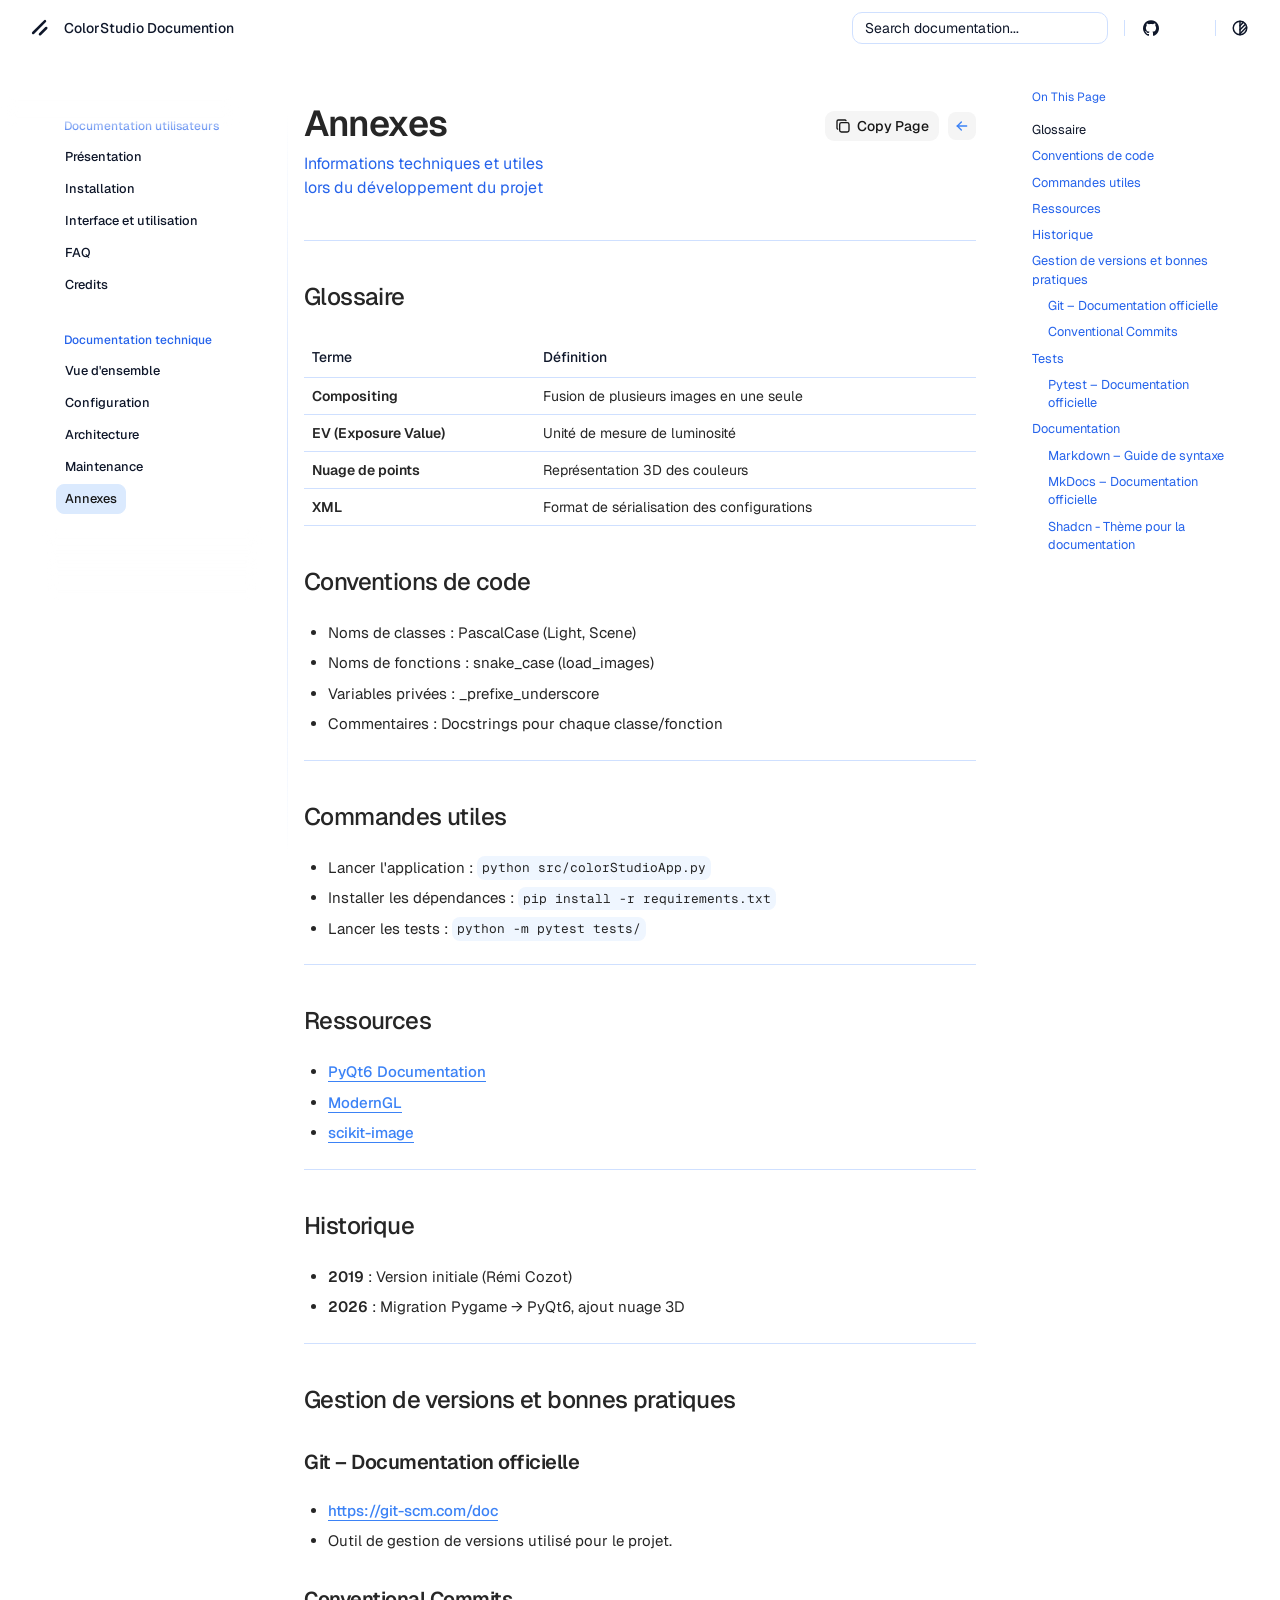
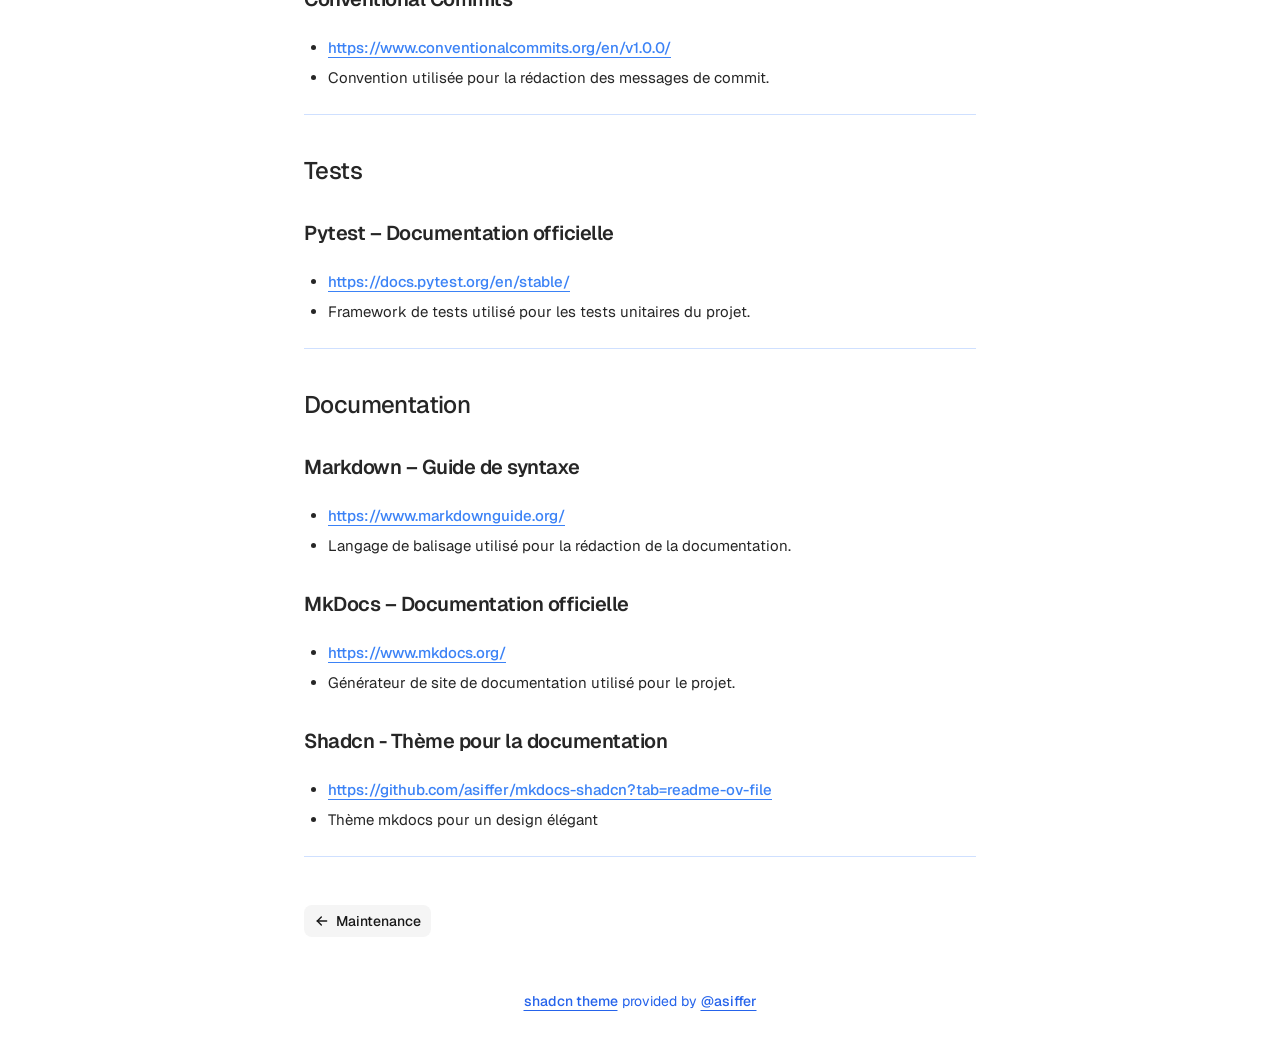
<file: annexes/index.html>
<!DOCTYPE html>
<html lang="en">

<head>
    <script>
        const base_url = "https://nomimie16.github.io/colorStudio/"; /* for search plugin notably */
    </script>
    <script>
    const darkTheme = window.matchMedia("(prefers-color-scheme: dark)");
    darkTheme.onchange = (e) => {
        if (e.matches) {
            document.documentElement.classList.add("dark")
            localStorage.theme = 'dark';
        } else {
            document.documentElement.classList.remove("dark")
            localStorage.removeItem("theme")
        }
    };

    // On page load. Priotiry to lcaolStorage
    if (localStorage.theme === "dark") {
        document.documentElement.classList.add("dark")
    } else if (localStorage.theme === "light") {
        document.documentElement.classList.remove("dark")
    } else if (darkTheme.matches) {
        document.documentElement.classList.add("dark")
    } else {
        document.documentElement.classList.remove("dark")
    }

    // set the layout based on localStorage
    document.documentElement.classList.add(localStorage.getItem("html-layout") || "layout-fixed");
</script>


    <meta charset="UTF-8">
    <meta name="viewport" content="width=device-width, initial-scale=1">

    


<title>Annexes</title>









<link rel="canonical" href="https://nomimie16.github.io/colorStudio/annexes/">


<!-- Open Graph (Facebook, LinkedIn) -->

<meta property="og:title" content="Annexes">





<meta property="og:url" content="https://nomimie16.github.io/colorStudio/annexes/">






<!-- Twitter Card -->

<meta name="twitter:title" content="Annexes">






<!-- JSON-LD Structured Data -->



    <link rel="icon" href="../img/favicon.ico">

    <link href="../css/base.css" rel="stylesheet">
    <link href="../css/geist.css" rel="stylesheet">

    
    

<link id="pygments-light" rel="stylesheet"
    href="../css/pygments/shadcn-light.css">
<link id="pygments-dark" rel="stylesheet"
    href="../css/pygments/github-dark.css"
    media="(prefers-color-scheme: dark)">


    
    <link href="../overrides/theme.css" rel="stylesheet">

    

    <script src="../js/callbacks.js"></script>

    

    

    

    
    <script>
    document.addEventListener("DOMContentLoaded", function () {
        document.querySelectorAll("a.headerlink").forEach(function (link) {
            link.addEventListener("click", function (e) {
                e.preventDefault();

                // Build the full URL with the anchor fragment
                const url = window.location.origin + window.location.pathname + this.getAttribute("href");

                navigator.clipboard.writeText(url).then(function () {
                    // Optional: brief visual feedback
                });
            });
        });
    });
</script>
    

    
    
</head>

<body
    class="text-foreground group/body overscroll-none font-sans antialiased [--footer-height:calc(var(--spacing)*14)] [--header-height:calc(var(--spacing)*14)] xl:[--footer-height:calc(var(--spacing)*24)] theme-default">
    <div id="inner-body" class="bg-background relative z-10 flex min-h-svh flex-col">
        <header class="bg-background sticky top-0 z-50 w-full" view-transition-name="header">
    <div class="container-wrapper 3xl:fixed:px-0 px-6">
        <div class="3xl:fixed:container flex h-(--header-height) items-center gap-2 **:data-[slot=separator]:!h-4">
            <button id="menu-button" data-slot="popover-trigger" onclick="onMobileMenuButtonClick(event)"
                class="group whitespace-nowrap rounded-md text-sm font-medium transition-all disabled:pointer-events-none disabled:opacity-50 [&amp;_svg]:pointer-events-none [&amp;_svg:not([class*='size-'])]:size-4 shrink-0 [&amp;_svg]:shrink-0 outline-none focus-visible:border-ring focus-visible:ring-ring/50 aria-invalid:ring-destructive/20 dark:aria-invalid:ring-destructive/40 aria-invalid:border-destructive hover:text-accent-foreground px-4 py-2 has-[&gt;svg]:px-3 extend-touch-target h-8 touch-manipulation items-center justify-start gap-2.5 !p-0 hover:bg-transparent focus-visible:bg-transparent focus-visible:ring-0 active:bg-transparent dark:hover:bg-transparent flex lg:hidden"
                type="button" aria-haspopup="dialog" aria-expanded="false" aria-controls="radix-«Rmplb»"
                data-state="closed">
                <div class="relative flex h-8 w-4 items-center justify-center">
                    <div class="relative size-4">
                        <!-- 16px x 16px -->
                        <svg xmlns="http://www.w3.org/2000/svg" viewBox="0 0 16 16" fill="none" stroke="currentColor"
                            stroke-width="2" stroke-linecap="round" stroke-linejoin="round">
                            <line x1="0" x2="16" y1="5" y2="5"
                                class="group-data-[state=open]:translate-y-[2.25px] group-data-[state=open]:-translate-x-[2.25px] group-data-[state=open]:rotate-45 transition-all duration-300 origin-center" />
                            <line x1="0" x2="16" y1="11" y2="11"
                                class="group-data-[state=open]:-translate-y-[2.25px] group-data-[state=open]:-translate-x-[2.25px] group-data-[state=open]:-rotate-45 transition-all duration-300 origin-center" />
                        </svg>
                    </div>

                    <span class="sr-only">Toggle Menu</span>
                </div>
                <span class="flex h-8 items-center text-lg leading-none font-medium">Menu</span>
            </button>
            <a data-slot="button"
                class="items-center justify-center gap-2 whitespace-nowrap rounded-md text-sm font-medium transition-all disabled:pointer-events-none disabled:opacity-50 [&_svg]:pointer-events-none [&_svg:not([class*='size-'])]:size-5 shrink-0 [&_svg]:shrink-0 outline-none focus-visible:border-ring focus-visible:ring-ring/50 focus-visible:ring-[3px] aria-invalid:ring-destructive/20 dark:aria-invalid:ring-destructive/40 aria-invalid:border-destructive hover:bg-accent hover:text-accent-foreground dark:hover:bg-accent/50 hidden h-8 lg:flex"
                href="https://nomimie16.github.io/colorStudio/">
                <span class="size-8 flex flex-row justify-center items-center">
                    

<svg xmlns="http://www.w3.org/2000/svg" viewBox="0 0 256 256"
    class="size-5">
    <rect width="256" height="256" fill="none"></rect>
    <line x1="208" y1="128" x2="128" y2="208" fill="none" stroke="currentColor" stroke-linecap="round"
        stroke-linejoin="round" stroke-width="32"></line>
    <line x1="192" y1="40" x2="40" y2="192" fill="none" stroke="currentColor" stroke-linecap="round"
        stroke-linejoin="round" stroke-width="32"></line>
</svg>


                </span>

                
                <h1 class="pr-2">ColorStudio Documention</h1>
                
            </a>
            
            <div class="ml-auto flex items-center gap-2 md:flex-1 md:justify-end">
                <div class="hidden w-full flex-1 md:flex md:w-auto md:flex-none">
                    <div class="hidden w-full flex-1 md:flex md:w-auto md:flex-none">
    <button onclick="onSearchBarClick(event)" data-slot="dialog-trigger" data-variant="outline" data-size="default" class="inline-flex shrink-0 items-center gap-2 text-sm whitespace-nowrap transition-all outline-none focus-visible:border-ring focus-visible:ring-[3px] focus-visible:ring-ring/50 disabled:pointer-events-none disabled:opacity-50 aria-invalid:border-destructive aria-invalid:ring-destructive/20 dark:aria-invalid:ring-destructive/40 [&amp;_svg]:pointer-events-none [&amp;_svg]:shrink-0 [&amp;_svg:not([class*='size-'])]:size-4 border bg-background hover:text-accent-foreground dark:border-input dark:hover:bg-input/50 px-4 py-2 has-[&gt;svg]:px-3 relative h-8 w-full justify-start rounded-lg pl-3 font-normal text-foreground shadow-none hover:bg-muted/50 sm:pr-12 md:w-48 lg:w-56 xl:w-64 dark:bg-card" type="button" aria-haspopup="dialog" aria-expanded="false" aria-controls="radix-_r_1_" data-state="closed">
        <span class="hidden lg:inline-flex">Search documentation...</span>
        <span class="inline-flex lg:hidden">Search...</span>
    </button>
</div>
<dialog id="search-dialog" onclick="onSearchDialogClick(event)"
    class="fixed top-1/2 left-1/2 -translate-x-1/2 -translate-y-1/2 bg-background rounded-lg shadow-lg border overflow-hidden p-0">
    <div class="w-lg gap-4">
        <div class="flex h-full w-full flex-col overflow-hidden rounded-md bg-popover text-popover-foreground">
            <div data-slot="command-input-wrapper" class="flex h-9 items-center gap-2 border-b px-3"><svg
                    xmlns="http://www.w3.org/2000/svg" width="24" height="24" viewBox="0 0 24 24" fill="none"
                    stroke="currentColor" stroke-width="2" stroke-linecap="round" stroke-linejoin="round"
                    class="lucide lucide-search size-4 shrink-0 opacity-50">
                    <circle cx="11" cy="11" r="8"></circle>
                    <path d="m21 21-4.3-4.3"></path>
                </svg>
                <input data-slot="command-input"
                    class="placeholder:text-muted-foreground flex h-10 w-full rounded-md bg-transparent py-3 text-sm outline-hidden disabled:cursor-not-allowed disabled:opacity-50"
                    placeholder="Search documentation..." cmdk-input="" autocomplete="off" autocorrect="off"
                    spellcheck="false" aria-autocomplete="list" role="combobox" aria-expanded="true"
                    aria-controls="radix-«r1t6»" aria-labelledby="radix-«r1t7»" id="radix-«r1t8»" type="text" value=""
                    aria-activedescendant="radix-«r1th»" oninput="onInputHandler(event)">
            </div>
        </div>
        <div id="mkdocs-search-results">
            <!-- search results go there -->
        </div>
    </div>
</dialog>
<script>
    document.removeEventListener("keydown", searchShortcutHandler);
    document.addEventListener("keydown", searchShortcutHandler);
</script>
                </div>
                
                <div data-orientation="vertical" role="none" data-slot="separator"
                    class="bg-border shrink-0 data-[orientation=horizontal]:h-px data-[orientation=horizontal]:w-full data-[orientation=vertical]:h-full data-[orientation=vertical]:w-px ml-2 hidden lg:block">
                </div>
                <a target="_blank" rel="noreferrer" data-slot="button"
                    class="inline-flex items-center justify-center whitespace-nowrap text-sm font-medium transition-all disabled:pointer-events-none disabled:opacity-50 [&amp;_svg]:pointer-events-none [&amp;_svg:not([class*='size-'])]:size-4 shrink-0 [&amp;_svg]:shrink-0 outline-none focus-visible:border-ring focus-visible:ring-ring/50 focus-visible:ring-[3px] aria-invalid:ring-destructive/20 dark:aria-invalid:ring-destructive/40 aria-invalid:border-destructive hover:bg-accent hover:text-accent-foreground dark:hover:bg-accent/50 rounded-md gap-1.5 px-3 has-[&gt;svg]:px-2.5 h-8 shadow-none"
                    href="https://github.com/nomimie16/colorStudio">
                    <svg viewBox="0 0 438.549 438.549">
                        <path fill="currentColor"
                            d="M409.132 114.573c-19.608-33.596-46.205-60.194-79.798-79.8-33.598-19.607-70.277-29.408-110.063-29.408-39.781 0-76.472 9.804-110.063 29.408-33.596 19.605-60.192 46.204-79.8 79.8C9.803 148.168 0 184.854 0 224.63c0 47.78 13.94 90.745 41.827 128.906 27.884 38.164 63.906 64.572 108.063 79.227 5.14.954 8.945.283 11.419-1.996 2.475-2.282 3.711-5.14 3.711-8.562 0-.571-.049-5.708-.144-15.417a2549.81 2549.81 0 01-.144-25.406l-6.567 1.136c-4.187.767-9.469 1.092-15.846 1-6.374-.089-12.991-.757-19.842-1.999-6.854-1.231-13.229-4.086-19.13-8.559-5.898-4.473-10.085-10.328-12.56-17.556l-2.855-6.57c-1.903-4.374-4.899-9.233-8.992-14.559-4.093-5.331-8.232-8.945-12.419-10.848l-1.999-1.431c-1.332-.951-2.568-2.098-3.711-3.429-1.142-1.331-1.997-2.663-2.568-3.997-.572-1.335-.098-2.43 1.427-3.289 1.525-.859 4.281-1.276 8.28-1.276l5.708.853c3.807.763 8.516 3.042 14.133 6.851 5.614 3.806 10.229 8.754 13.846 14.842 4.38 7.806 9.657 13.754 15.846 17.847 6.184 4.093 12.419 6.136 18.699 6.136 6.28 0 11.704-.476 16.274-1.423 4.565-.952 8.848-2.383 12.847-4.285 1.713-12.758 6.377-22.559 13.988-29.41-10.848-1.14-20.601-2.857-29.264-5.14-8.658-2.286-17.605-5.996-26.835-11.14-9.235-5.137-16.896-11.516-22.985-19.126-6.09-7.614-11.088-17.61-14.987-29.979-3.901-12.374-5.852-26.648-5.852-42.826 0-23.035 7.52-42.637 22.557-58.817-7.044-17.318-6.379-36.732 1.997-58.24 5.52-1.715 13.706-.428 24.554 3.853 10.85 4.283 18.794 7.952 23.84 10.994 5.046 3.041 9.089 5.618 12.135 7.708 17.705-4.947 35.976-7.421 54.818-7.421s37.117 2.474 54.823 7.421l10.849-6.849c7.419-4.57 16.18-8.758 26.262-12.565 10.088-3.805 17.802-4.853 23.134-3.138 8.562 21.509 9.325 40.922 2.279 58.24 15.036 16.18 22.559 35.787 22.559 58.817 0 16.178-1.958 30.497-5.853 42.966-3.9 12.471-8.941 22.457-15.125 29.979-6.191 7.521-13.901 13.85-23.131 18.986-9.232 5.14-18.182 8.85-26.84 11.136-8.662 2.286-18.415 4.004-29.263 5.146 9.894 8.562 14.842 22.077 14.842 40.539v60.237c0 3.422 1.19 6.279 3.572 8.562 2.379 2.279 6.136 2.95 11.276 1.995 44.163-14.653 80.185-41.062 108.068-79.226 27.88-38.161 41.825-81.126 41.825-128.906-.01-39.771-9.818-76.454-29.414-110.049z">
                        </path>
                    </svg>
                    
                    <span id="stargazers" class="text-muted-foreground w-8 text-xs tabular-nums" onload="test()">
                    </span>
                    
                </a>
                
                <div data-orientation="vertical" role="none" data-slot="separator"
                    class="bg-border shrink-0 data-[orientation=horizontal]:h-px data-[orientation=horizontal]:w-full data-[orientation=vertical]:h-full data-[orientation=vertical]:w-px 3xl:flex hidden">
                </div>
                <button data-slot="button"
                    class="items-center justify-center gap-2 whitespace-nowrap rounded-md text-sm font-medium transition-all disabled:pointer-events-none disabled:opacity-50 [&amp;_svg]:pointer-events-none [&amp;_svg:not([class*='size-'])]:size-4 shrink-0 [&amp;_svg]:shrink-0 outline-none focus-visible:border-ring focus-visible:ring-ring/50 focus-visible:ring-[3px] aria-invalid:ring-destructive/20 dark:aria-invalid:ring-destructive/40 aria-invalid:border-destructive hover:bg-accent hover:text-accent-foreground dark:hover:bg-accent/50 size-8 3xl:flex hidden"
                    title="Toggle layout" onclick="toggleLayout(event)">
                    <span class="sr-only">Toggle layout</span>
                    <svg xmlns="http://www.w3.org/2000/svg" width="24" height="24" viewBox="0 0 24 24" fill="none"
                        stroke="currentColor" stroke-width="2" stroke-linecap="round" stroke-linejoin="round"
                        class="lucide lucide-gallery-horizontal">
                        <path d="M2 3v18"></path>
                        <rect width="12" height="18" x="6" y="3" rx="2"></rect>
                        <path d="M22 3v18"></path>
                    </svg>
                </button>
                <div data-orientation="vertical" role="none" data-slot="separator"
                    class="bg-border shrink-0 data-[orientation=horizontal]:h-px data-[orientation=horizontal]:w-full data-[orientation=vertical]:h-full data-[orientation=vertical]:w-px">
                </div>
                <button data-slot="button"
                    class="inline-flex items-center justify-center gap-2 whitespace-nowrap rounded-md text-sm font-medium transition-all disabled:pointer-events-none disabled:opacity-50 [&amp;_svg]:pointer-events-none [&amp;_svg:not([class*='size-'])]:size-4 shrink-0 [&amp;_svg]:shrink-0 outline-none focus-visible:border-ring focus-visible:ring-ring/50 focus-visible:ring-[3px] aria-invalid:ring-destructive/20 dark:aria-invalid:ring-destructive/40 aria-invalid:border-destructive hover:bg-accent hover:text-accent-foreground dark:hover:bg-accent/50 group/toggle extend-touch-target size-8"
                    title="Toggle theme" onclick="onThemeSwitch(event)">
                    <svg xmlns="http://www.w3.org/2000/svg" width="24" height="24" viewBox="0 0 24 24" fill="none"
                        stroke="currentColor" stroke-width="2" stroke-linecap="round" stroke-linejoin="round"
                        class="size-4.5">
                        <path stroke="none" d="M0 0h24v24H0z" fill="none"></path>
                        <path d="M12 12m-9 0a9 9 0 1 0 18 0a9 9 0 1 0 -18 0"></path>
                        <path d="M12 3l0 18"></path>
                        <path d="M12 9l4.65 -4.65"></path>
                        <path d="M12 14.3l7.37 -7.37"></path>
                        <path d="M12 19.6l8.85 -8.85"></path>
                    </svg>
                    <span class="sr-only">Toggle theme</span>
                </button>
            </div>
        </div>
    </div>
</header>
        <main class="flex flex-1 flex-col">
            <div class="container-wrapper flex flex-1 flex-col px-2">
                <div data-slot="sidebar-wrapper"
                    style="--sidebar-width:calc(var(--spacing) * 72);--sidebar-width-icon:3rem;"
                    class="group/sidebar-wrapper has-data-[variant=inset]:bg-sidebar flex w-full 3xl:fixed:container 3xl:fixed:px-3 min-h-min flex-1 items-start px-0 [--sidebar-width:220px] [--top-spacing:0] lg:grid lg:grid-cols-[var(--sidebar-width)_minmax(0,1fr)] lg:[--sidebar-width:240px] lg:[--top-spacing:calc(var(--spacing)*4)]">
                    <div data-slot="sidebar"
                        class="w-(--sidebar-width) flex-col text-sidebar-foreground sticky top-[calc(var(--header-height)+0.6rem)] z-30 hidden h-[calc(100svh-10rem)] overscroll-none bg-transparent [--sidebar-menu-width:--spacing(56)] lg:flex">
                        <div class="h-9"></div>
                        <div
                            class="absolute top-8 z-10 h-8 w-(--sidebar-menu-width) shrink-0 bg-gradient-to-b from-background via-background/80 to-background/50 blur-xs">
                        </div>
                        <div
                            class="absolute top-12 right-2 bottom-0 hidden h-full w-px bg-gradient-to-b from-transparent via-border to-transparent lg:flex">
                        </div>
                        <div data-slot="sidebar-content" data-sidebar="content" view-transition-name="sidebar"
                            class="flex min-h-0 flex-1 flex-col gap-2 overflow-auto group-data-[collapsible=icon]:overflow-hidden mx-auto no-scrollbar w-(--sidebar-menu-width) overflow-x-hidden px-2">
                            














<div data-slot="sidebar-group" data-sidebar="group" class="relative flex w-full min-w-0 flex-col p-2">
    <div data-slot="sidebar-group-label" data-sidebar="group-label"
        class="flex h-8 shrink-0 items-center rounded-md px-2 text-xs ring-sidebar-ring outline-hidden transition-[margin,opacity] duration-200 ease-linear focus-visible:ring-2 [&>svg]:size-4 [&>svg]:shrink-0 group-data-[collapsible=icon]:-mt-8 group-data-[collapsible=icon]:opacity-0 font-medium text-muted-foreground">
        Documentation utilisateurs</div>
    <div data-slot="sidebar-group-content" data-sidebar="group-content" class="w-full text-sm">
        <ul data-slot="sidebar-menu" data-sidebar="menu" class="flex w-full min-w-0 flex-col gap-0.5">
            
            <li data-slot="sidebar-menu-item" data-sidebar="menu-item" class="group/menu-item relative">
    <a data-slot="sidebar-menu-button" data-active="false" data-sidebar="menu-button"
        data-size="default" href="/colorStudio/"
        class="hpeer/menu-button flex items-center gap-2 rounded-md p-2 text-left ring-sidebar-ring outline-hidden transition-[width,height,padding] group-has-data-[sidebar=menu-action]/menu-item:pr-8 group-data-[collapsible=icon]:size-8! group-data-[collapsible=icon]:p-2! focus-visible:ring-2 active:bg-sidebar-accent active:text-sidebar-accent-foreground disabled:pointer-events-none disabled:opacity-50 aria-disabled:pointer-events-none aria-disabled:opacity-50 data-[active=true]:font-medium data-[active=true]:text-sidebar-accent-foreground data-[state=open]:hover:bg-sidebar-accent data-[state=open]:hover:text-sidebar-accent-foreground [&>span:last-child]:truncate [&>svg]:size-4 [&>svg]:shrink-0 hover:bg-sidebar-accent hover:text-sidebar-accent-foreground relative h-[30px] w-fit overflow-visible border border-transparent text-[0.8rem] font-medium after:absolute after:inset-x-0 after:-inset-y-1 after:z-0 after:rounded-md data-[active=true]:border-accent data-[active=true]:bg-accent 3xl:fixed:w-full 3xl:fixed:max-w-48">

        
        Présentation
        

        

        

        
    </a>
</li>
            
            <li data-slot="sidebar-menu-item" data-sidebar="menu-item" class="group/menu-item relative">
    <a data-slot="sidebar-menu-button" data-active="false" data-sidebar="menu-button"
        data-size="default" href="/colorStudio/install/"
        class="hpeer/menu-button flex items-center gap-2 rounded-md p-2 text-left ring-sidebar-ring outline-hidden transition-[width,height,padding] group-has-data-[sidebar=menu-action]/menu-item:pr-8 group-data-[collapsible=icon]:size-8! group-data-[collapsible=icon]:p-2! focus-visible:ring-2 active:bg-sidebar-accent active:text-sidebar-accent-foreground disabled:pointer-events-none disabled:opacity-50 aria-disabled:pointer-events-none aria-disabled:opacity-50 data-[active=true]:font-medium data-[active=true]:text-sidebar-accent-foreground data-[state=open]:hover:bg-sidebar-accent data-[state=open]:hover:text-sidebar-accent-foreground [&>span:last-child]:truncate [&>svg]:size-4 [&>svg]:shrink-0 hover:bg-sidebar-accent hover:text-sidebar-accent-foreground relative h-[30px] w-fit overflow-visible border border-transparent text-[0.8rem] font-medium after:absolute after:inset-x-0 after:-inset-y-1 after:z-0 after:rounded-md data-[active=true]:border-accent data-[active=true]:bg-accent 3xl:fixed:w-full 3xl:fixed:max-w-48">

        
        Installation
        

        

        

        
    </a>
</li>
            
            <li data-slot="sidebar-menu-item" data-sidebar="menu-item" class="group/menu-item relative">
    <a data-slot="sidebar-menu-button" data-active="false" data-sidebar="menu-button"
        data-size="default" href="/colorStudio/utilisation/"
        class="hpeer/menu-button flex items-center gap-2 rounded-md p-2 text-left ring-sidebar-ring outline-hidden transition-[width,height,padding] group-has-data-[sidebar=menu-action]/menu-item:pr-8 group-data-[collapsible=icon]:size-8! group-data-[collapsible=icon]:p-2! focus-visible:ring-2 active:bg-sidebar-accent active:text-sidebar-accent-foreground disabled:pointer-events-none disabled:opacity-50 aria-disabled:pointer-events-none aria-disabled:opacity-50 data-[active=true]:font-medium data-[active=true]:text-sidebar-accent-foreground data-[state=open]:hover:bg-sidebar-accent data-[state=open]:hover:text-sidebar-accent-foreground [&>span:last-child]:truncate [&>svg]:size-4 [&>svg]:shrink-0 hover:bg-sidebar-accent hover:text-sidebar-accent-foreground relative h-[30px] w-fit overflow-visible border border-transparent text-[0.8rem] font-medium after:absolute after:inset-x-0 after:-inset-y-1 after:z-0 after:rounded-md data-[active=true]:border-accent data-[active=true]:bg-accent 3xl:fixed:w-full 3xl:fixed:max-w-48">

        
        Interface et utilisation
        

        

        

        
    </a>
</li>
            
            <li data-slot="sidebar-menu-item" data-sidebar="menu-item" class="group/menu-item relative">
    <a data-slot="sidebar-menu-button" data-active="false" data-sidebar="menu-button"
        data-size="default" href="/colorStudio/faq/"
        class="hpeer/menu-button flex items-center gap-2 rounded-md p-2 text-left ring-sidebar-ring outline-hidden transition-[width,height,padding] group-has-data-[sidebar=menu-action]/menu-item:pr-8 group-data-[collapsible=icon]:size-8! group-data-[collapsible=icon]:p-2! focus-visible:ring-2 active:bg-sidebar-accent active:text-sidebar-accent-foreground disabled:pointer-events-none disabled:opacity-50 aria-disabled:pointer-events-none aria-disabled:opacity-50 data-[active=true]:font-medium data-[active=true]:text-sidebar-accent-foreground data-[state=open]:hover:bg-sidebar-accent data-[state=open]:hover:text-sidebar-accent-foreground [&>span:last-child]:truncate [&>svg]:size-4 [&>svg]:shrink-0 hover:bg-sidebar-accent hover:text-sidebar-accent-foreground relative h-[30px] w-fit overflow-visible border border-transparent text-[0.8rem] font-medium after:absolute after:inset-x-0 after:-inset-y-1 after:z-0 after:rounded-md data-[active=true]:border-accent data-[active=true]:bg-accent 3xl:fixed:w-full 3xl:fixed:max-w-48">

        
        FAQ
        

        

        

        
    </a>
</li>
            
            <li data-slot="sidebar-menu-item" data-sidebar="menu-item" class="group/menu-item relative">
    <a data-slot="sidebar-menu-button" data-active="false" data-sidebar="menu-button"
        data-size="default" href="/colorStudio/credits/"
        class="hpeer/menu-button flex items-center gap-2 rounded-md p-2 text-left ring-sidebar-ring outline-hidden transition-[width,height,padding] group-has-data-[sidebar=menu-action]/menu-item:pr-8 group-data-[collapsible=icon]:size-8! group-data-[collapsible=icon]:p-2! focus-visible:ring-2 active:bg-sidebar-accent active:text-sidebar-accent-foreground disabled:pointer-events-none disabled:opacity-50 aria-disabled:pointer-events-none aria-disabled:opacity-50 data-[active=true]:font-medium data-[active=true]:text-sidebar-accent-foreground data-[state=open]:hover:bg-sidebar-accent data-[state=open]:hover:text-sidebar-accent-foreground [&>span:last-child]:truncate [&>svg]:size-4 [&>svg]:shrink-0 hover:bg-sidebar-accent hover:text-sidebar-accent-foreground relative h-[30px] w-fit overflow-visible border border-transparent text-[0.8rem] font-medium after:absolute after:inset-x-0 after:-inset-y-1 after:z-0 after:rounded-md data-[active=true]:border-accent data-[active=true]:bg-accent 3xl:fixed:w-full 3xl:fixed:max-w-48">

        
        Credits
        

        

        

        
    </a>
</li>
            
        </ul>
    </div>
</div>



<div data-slot="sidebar-group" data-sidebar="group" class="relative flex w-full min-w-0 flex-col p-2">
    <div data-slot="sidebar-group-label" data-sidebar="group-label"
        class="flex h-8 shrink-0 items-center rounded-md px-2 text-xs ring-sidebar-ring outline-hidden transition-[margin,opacity] duration-200 ease-linear focus-visible:ring-2 [&>svg]:size-4 [&>svg]:shrink-0 group-data-[collapsible=icon]:-mt-8 group-data-[collapsible=icon]:opacity-0 font-medium text-muted-foreground">
        Documentation technique</div>
    <div data-slot="sidebar-group-content" data-sidebar="group-content" class="w-full text-sm">
        <ul data-slot="sidebar-menu" data-sidebar="menu" class="flex w-full min-w-0 flex-col gap-0.5">
            
            <li data-slot="sidebar-menu-item" data-sidebar="menu-item" class="group/menu-item relative">
    <a data-slot="sidebar-menu-button" data-active="false" data-sidebar="menu-button"
        data-size="default" href="/colorStudio/overview/"
        class="hpeer/menu-button flex items-center gap-2 rounded-md p-2 text-left ring-sidebar-ring outline-hidden transition-[width,height,padding] group-has-data-[sidebar=menu-action]/menu-item:pr-8 group-data-[collapsible=icon]:size-8! group-data-[collapsible=icon]:p-2! focus-visible:ring-2 active:bg-sidebar-accent active:text-sidebar-accent-foreground disabled:pointer-events-none disabled:opacity-50 aria-disabled:pointer-events-none aria-disabled:opacity-50 data-[active=true]:font-medium data-[active=true]:text-sidebar-accent-foreground data-[state=open]:hover:bg-sidebar-accent data-[state=open]:hover:text-sidebar-accent-foreground [&>span:last-child]:truncate [&>svg]:size-4 [&>svg]:shrink-0 hover:bg-sidebar-accent hover:text-sidebar-accent-foreground relative h-[30px] w-fit overflow-visible border border-transparent text-[0.8rem] font-medium after:absolute after:inset-x-0 after:-inset-y-1 after:z-0 after:rounded-md data-[active=true]:border-accent data-[active=true]:bg-accent 3xl:fixed:w-full 3xl:fixed:max-w-48">

        
        Vue d'ensemble
        

        

        

        
    </a>
</li>
            
            <li data-slot="sidebar-menu-item" data-sidebar="menu-item" class="group/menu-item relative">
    <a data-slot="sidebar-menu-button" data-active="false" data-sidebar="menu-button"
        data-size="default" href="/colorStudio/config/"
        class="hpeer/menu-button flex items-center gap-2 rounded-md p-2 text-left ring-sidebar-ring outline-hidden transition-[width,height,padding] group-has-data-[sidebar=menu-action]/menu-item:pr-8 group-data-[collapsible=icon]:size-8! group-data-[collapsible=icon]:p-2! focus-visible:ring-2 active:bg-sidebar-accent active:text-sidebar-accent-foreground disabled:pointer-events-none disabled:opacity-50 aria-disabled:pointer-events-none aria-disabled:opacity-50 data-[active=true]:font-medium data-[active=true]:text-sidebar-accent-foreground data-[state=open]:hover:bg-sidebar-accent data-[state=open]:hover:text-sidebar-accent-foreground [&>span:last-child]:truncate [&>svg]:size-4 [&>svg]:shrink-0 hover:bg-sidebar-accent hover:text-sidebar-accent-foreground relative h-[30px] w-fit overflow-visible border border-transparent text-[0.8rem] font-medium after:absolute after:inset-x-0 after:-inset-y-1 after:z-0 after:rounded-md data-[active=true]:border-accent data-[active=true]:bg-accent 3xl:fixed:w-full 3xl:fixed:max-w-48">

        
        Configuration
        

        

        

        
    </a>
</li>
            
            <li data-slot="sidebar-menu-item" data-sidebar="menu-item" class="group/menu-item relative">
    <a data-slot="sidebar-menu-button" data-active="false" data-sidebar="menu-button"
        data-size="default" href="/colorStudio/architecture/"
        class="hpeer/menu-button flex items-center gap-2 rounded-md p-2 text-left ring-sidebar-ring outline-hidden transition-[width,height,padding] group-has-data-[sidebar=menu-action]/menu-item:pr-8 group-data-[collapsible=icon]:size-8! group-data-[collapsible=icon]:p-2! focus-visible:ring-2 active:bg-sidebar-accent active:text-sidebar-accent-foreground disabled:pointer-events-none disabled:opacity-50 aria-disabled:pointer-events-none aria-disabled:opacity-50 data-[active=true]:font-medium data-[active=true]:text-sidebar-accent-foreground data-[state=open]:hover:bg-sidebar-accent data-[state=open]:hover:text-sidebar-accent-foreground [&>span:last-child]:truncate [&>svg]:size-4 [&>svg]:shrink-0 hover:bg-sidebar-accent hover:text-sidebar-accent-foreground relative h-[30px] w-fit overflow-visible border border-transparent text-[0.8rem] font-medium after:absolute after:inset-x-0 after:-inset-y-1 after:z-0 after:rounded-md data-[active=true]:border-accent data-[active=true]:bg-accent 3xl:fixed:w-full 3xl:fixed:max-w-48">

        
        Architecture
        

        

        

        
    </a>
</li>
            
            <li data-slot="sidebar-menu-item" data-sidebar="menu-item" class="group/menu-item relative">
    <a data-slot="sidebar-menu-button" data-active="false" data-sidebar="menu-button"
        data-size="default" href="/colorStudio/maintenance/"
        class="hpeer/menu-button flex items-center gap-2 rounded-md p-2 text-left ring-sidebar-ring outline-hidden transition-[width,height,padding] group-has-data-[sidebar=menu-action]/menu-item:pr-8 group-data-[collapsible=icon]:size-8! group-data-[collapsible=icon]:p-2! focus-visible:ring-2 active:bg-sidebar-accent active:text-sidebar-accent-foreground disabled:pointer-events-none disabled:opacity-50 aria-disabled:pointer-events-none aria-disabled:opacity-50 data-[active=true]:font-medium data-[active=true]:text-sidebar-accent-foreground data-[state=open]:hover:bg-sidebar-accent data-[state=open]:hover:text-sidebar-accent-foreground [&>span:last-child]:truncate [&>svg]:size-4 [&>svg]:shrink-0 hover:bg-sidebar-accent hover:text-sidebar-accent-foreground relative h-[30px] w-fit overflow-visible border border-transparent text-[0.8rem] font-medium after:absolute after:inset-x-0 after:-inset-y-1 after:z-0 after:rounded-md data-[active=true]:border-accent data-[active=true]:bg-accent 3xl:fixed:w-full 3xl:fixed:max-w-48">

        
        Maintenance
        

        

        

        
    </a>
</li>
            
            <li data-slot="sidebar-menu-item" data-sidebar="menu-item" class="group/menu-item relative">
    <a data-slot="sidebar-menu-button" data-active="true" data-sidebar="menu-button"
        data-size="default" href="/colorStudio/annexes/"
        class="hpeer/menu-button flex items-center gap-2 rounded-md p-2 text-left ring-sidebar-ring outline-hidden transition-[width,height,padding] group-has-data-[sidebar=menu-action]/menu-item:pr-8 group-data-[collapsible=icon]:size-8! group-data-[collapsible=icon]:p-2! focus-visible:ring-2 active:bg-sidebar-accent active:text-sidebar-accent-foreground disabled:pointer-events-none disabled:opacity-50 aria-disabled:pointer-events-none aria-disabled:opacity-50 data-[active=true]:font-medium data-[active=true]:text-sidebar-accent-foreground data-[state=open]:hover:bg-sidebar-accent data-[state=open]:hover:text-sidebar-accent-foreground [&>span:last-child]:truncate [&>svg]:size-4 [&>svg]:shrink-0 hover:bg-sidebar-accent hover:text-sidebar-accent-foreground relative h-[30px] w-fit overflow-visible border border-transparent text-[0.8rem] font-medium after:absolute after:inset-x-0 after:-inset-y-1 after:z-0 after:rounded-md data-[active=true]:border-accent data-[active=true]:bg-accent 3xl:fixed:w-full 3xl:fixed:max-w-48">

        
        Annexes
        

        

        

        
    </a>
</li>
            
        </ul>
    </div>
</div>





<div class="sticky -bottom-1 z-10 h-16 shrink-0 bg-gradient-to-t from-background via-background/80 to-background/50 blur-xs"></div>
                        </div>
                    </div>
                    <div class="h-full w-full">
                        <div data-slot="docs" class="flex items-stretch text-[1.05rem] sm:text-[15px] xl:w-full">
                            <div class="flex min-w-0 flex-1 flex-col">
                                <div class="h-(--top-spacing) shrink-0"></div>
                                <article class="w-full" view-transition-name="page">
  <div class="flex flex-col gap-2">
    <div class="flex flex-col gap-2">
      <div id="page-header" class="flex items-start justify-between">
        <h1 class="scroll-m-20 text-4xl font-semibold tracking-tight sm:text-3xl xl:text-4xl">
          Annexes
        </h1>

        <div class="flex items-center gap-2 pt-1.5">
          
<button
    onclick="fetch(`https://nomimie16.github.io/colorStudio/annexes.md`).then((r) => r.blob()).then((blob) => navigator.clipboard.write([new ClipboardItem({ 'text/plain': blob })]))"
    data-slot="button" class="secondary cursor-pointer">
    <svg xmlns="http://www.w3.org/2000/svg" width="24" height="24" viewBox="0 0 24 24" fill="none" stroke="currentColor"
        stroke-width="2" stroke-linecap="round" stroke-linejoin="round" class="tabler-icon tabler-icon-copy ">
        <path
            d="M7 7m0 2.667a2.667 2.667 0 0 1 2.667 -2.667h8.666a2.667 2.667 0 0 1 2.667 2.667v8.666a2.667 2.667 0 0 1 -2.667 2.667h-8.666a2.667 2.667 0 0 1 -2.667 -2.667z">
        </path>
        <path d="M4.012 16.737a2.005 2.005 0 0 1 -1.012 -1.737v-10c0 -1.1 .9 -2 2 -2h10c.75 0 1.158 .385 1.5 1"></path>
    </svg>
    <span class="max-md:hidden">Copy Page</span>
</button>
          
          <a data-slot="button" id="previous-button"
            class="inline-flex items-center justify-center gap-2 whitespace-nowrap rounded-md text-sm font-medium transition-all disabled:pointer-events-none disabled:opacity-50 [&amp;_svg]:pointer-events-none [&amp;_svg:not([class*='size-'])]:size-4 shrink-0 [&amp;_svg]:shrink-0 outline-none focus-visible:border-ring focus-visible:ring-ring/50 focus-visible:ring-[3px] aria-invalid:ring-destructive/20 dark:aria-invalid:ring-destructive/40 aria-invalid:border-destructive bg-secondary text-secondary-foreground hover:bg-secondary/80 extend-touch-target size-8 shadow-none md:size-7"
            href="/colorStudio/maintenance/">
            <svg xmlns="http://www.w3.org/2000/svg" width="24" height="24" viewBox="0 0 24 24" fill="none"
              stroke="currentColor" stroke-width="2" stroke-linecap="round" stroke-linejoin="round"
              class="tabler-icon tabler-icon-arrow-left">
              <path d="M5 12l14 0"></path>
              <path d="M5 12l6 6"></path>
              <path d="M5 12l6 -6"></path>
            </svg>
            <span class="sr-only">Previous</span>
          </a>
          
          
        </div>
      </div>
      
      <p id="summary" class="text-muted-foreground text-[1.05rem] text-balance sm:text-base">
        Informations techniques et utiles lors du développement du projet
      </p>
      
    </div>
    <div class="flex justify-end items-center">
       
    </div>
  </div>
  <div class="typography w-full flex-1 *:data-[slot=alert]:first:mt-0">
    <hr />
<h2 id="glossaire">Glossaire</h2>
<div class="table-wrapper"><table>
<thead>
<tr>
<th>Terme</th>
<th>Définition</th>
</tr>
</thead>
<tbody>
<tr>
<td><strong>Compositing</strong></td>
<td>Fusion de plusieurs images en une seule</td>
</tr>
<tr>
<td><strong>EV (Exposure Value)</strong></td>
<td>Unité de mesure de luminosité</td>
</tr>
<tr>
<td><strong>Nuage de points</strong></td>
<td>Représentation 3D des couleurs</td>
</tr>
<tr>
<td><strong>XML</strong></td>
<td>Format de sérialisation des configurations</td>
</tr>
</tbody>
</table></div>
<hr />
<h2 id="conventions-de-code">Conventions de code</h2>
<ul>
<li>Noms de classes : PascalCase (Light, Scene)</li>
<li>Noms de fonctions : snake_case (load_images)</li>
<li>Variables privées : _prefixe_underscore</li>
<li>Commentaires : Docstrings pour chaque classe/fonction</li>
</ul>
<hr />
<h2 id="commandes-utiles">Commandes utiles</h2>
<ul>
<li>Lancer l'application : <code>python src/colorStudioApp.py</code></li>
<li>Installer les dépendances : <code>pip install -r requirements.txt</code></li>
<li>Lancer les tests : <code>python -m pytest tests/</code></li>
</ul>
<hr />
<h2 id="ressources">Ressources</h2>
<ul>
<li><a href="https://doc.qt.io/qt-6/">PyQt6 Documentation</a></li>
<li><a href="https://moderngl.readthedocs.io/">ModernGL</a></li>
<li><a href="https://scikit-image.org/">scikit-image</a></li>
</ul>
<hr />
<h2 id="historique">Historique</h2>
<ul>
<li><strong>2019</strong> : Version initiale (Rémi Cozot)</li>
<li><strong>2026</strong> : Migration Pygame → PyQt6, ajout nuage 3D</li>
</ul>
<hr />
<h2 id="gestion-de-versions-et-bonnes-pratiques">Gestion de versions et bonnes pratiques</h2>
<h3 id="git-documentation-officielle"><strong>Git – Documentation officielle</strong></h3>
<ul>
<li><a href="https://git-scm.com/doc">https://git-scm.com/doc</a>  </li>
<li>Outil de gestion de versions utilisé pour le projet.</li>
</ul>
<h3 id="conventional-commits"><strong>Conventional Commits</strong></h3>
<ul>
<li><a href="https://www.conventionalcommits.org/en/v1.0.0/">https://www.conventionalcommits.org/en/v1.0.0/</a></li>
<li>Convention utilisée pour la rédaction des messages de commit.</li>
</ul>
<hr />
<h2 id="tests">Tests</h2>
<h3 id="pytest-documentation-officielle"><strong>Pytest – Documentation officielle</strong></h3>
<ul>
<li><a href="https://docs.pytest.org/en/stable/">https://docs.pytest.org/en/stable/</a></li>
<li>Framework de tests utilisé pour les tests unitaires du projet.</li>
</ul>
<hr />
<h2 id="documentation">Documentation</h2>
<h3 id="markdown-guide-de-syntaxe"><strong>Markdown – Guide de syntaxe</strong></h3>
<ul>
<li><a href="https://www.markdownguide.org/">https://www.markdownguide.org/</a></li>
<li>Langage de balisage utilisé pour la rédaction de la documentation.</li>
</ul>
<h3 id="mkdocs-documentation-officielle"><strong>MkDocs – Documentation officielle</strong></h3>
<ul>
<li><a href="[https://www.mkdocs.org/]">https://www.mkdocs.org/</a></li>
<li>Générateur de site de documentation utilisé pour le projet.</li>
</ul>
<h3 id="shadcn-theme-pour-la-documentation"><strong>Shadcn - Thème pour la documentation</strong></h3>
<ul>
<li><a href="https://github.com/asiffer/mkdocs-shadcn?tab=readme-ov-file">https://github.com/asiffer/mkdocs-shadcn?tab=readme-ov-file</a></li>
<li>Thème mkdocs pour un design élégant</li>
</ul>
<hr />
  </div>
  
  <script>
    document.querySelectorAll('article h2, article h3').forEach((header) => {
      toc.observer.observe(header);
    });
  </script>
</article>
                                <div class="mx-auto flex flex-wrap h-16 w-full max-w-2xl items-center gap-2 px-4 md:px-0">
    
    <a data-slot="button"
        class="inline-flex items-center justify-center whitespace-nowrap text-sm font-medium transition-all disabled:pointer-events-none disabled:opacity-50 [&amp;_svg]:pointer-events-none [&amp;_svg:not([class*='size-'])]:size-4 shrink-0 [&amp;_svg]:shrink-0 outline-none focus-visible:border-ring focus-visible:ring-ring/50 focus-visible:ring-[3px] aria-invalid:ring-destructive/20 dark:aria-invalid:ring-destructive/40 aria-invalid:border-destructive bg-secondary text-secondary-foreground hover:bg-secondary/80 h-8 rounded-md gap-1.5 px-3 has-[&gt;svg]:px-2.5 shadow-none"
        href="/colorStudio/maintenance/">
        <svg xmlns="http://www.w3.org/2000/svg" width="24" height="24" viewBox="0 0 24 24" fill="none"
            stroke="currentColor" stroke-width="2" stroke-linecap="round" stroke-linejoin="round"
            class="tabler-icon tabler-icon-arrow-left ">
            <path d="M5 12l14 0"></path>
            <path d="M5 12l6 6"></path>
            <path d="M5 12l6 -6"></path>
        </svg>
        <span class="max-[500px]:hidden">Maintenance</span>
    </a>
    
    
</div>
                                <dialog id="bottom-sidebar" onclick="onBottomSidebarDialogClick(event)" class="bg-transparent"
    style="position: fixed; left: 0px; top: 0px; transform: translate(0px, 58px); min-width: max-content; --radix-popper-transform-origin: 0% 0px; will-change: transform; z-index: 50; --radix-popper-available-width: 504px; --radix-popper-available-height: 857px; --radix-popper-anchor-width: 72.94999694824219px; --radix-popper-anchor-height: 32px;">
    <div data-side="bottom" data-align="start" data-state="open" role="dialog" data-slot="popover-content"
        class="text-popover-foreground data-[state=open]:animate-in data-[state=closed]:animate-out data-[state=closed]:fade-out-0 data-[state=open]:fade-in-0 data-[state=closed]:zoom-out-95 data-[state=open]:zoom-in-95 data-[side=bottom]:slide-in-from-top-2 data-[side=left]:slide-in-from-right-2 data-[side=right]:slide-in-from-left-2 data-[side=top]:slide-in-from-bottom-2 z-50 origin-(--radix-popover-content-transform-origin) border outline-hidden bg-background/90 no-scrollbar h-(--radix-popper-available-height) w-(--radix-popper-available-width) overflow-y-auto rounded-none border-none p-0 shadow-none backdrop-blur duration-100"
        style="--radix-popover-content-transform-origin: var(--radix-popper-transform-origin); --radix-popover-content-available-width: var(--radix-popper-available-width); --radix-popover-content-available-height: var(--radix-popper-available-height); --radix-popover-trigger-width: var(--radix-popper-anchor-width); --radix-popover-trigger-height: var(--radix-popper-anchor-height);"
        tabindex="-1">
        <div class="flex flex-col gap-12 overflow-auto px-6 py-6">
            
            
            

            

            
            <div class="flex flex-col gap-8">
                
                <div class="flex flex-col gap-4">
                    <div class="text-muted-foreground text-sm font-medium">Documentation utilisateurs</div>
                    
                    <div class="flex flex-col gap-3">
                        
                        <a class="text-2xl font-medium" href="..">
                            
                            Présentation
                            
                        </a>
                        
                        <a class="text-2xl font-medium" href="../install/">
                            
                            Installation
                            
                        </a>
                        
                        <a class="text-2xl font-medium" href="../utilisation/">
                            
                            Interface et utilisation
                            
                        </a>
                        
                        <a class="text-2xl font-medium" href="../faq/">
                            
                            FAQ
                            
                        </a>
                        
                        <a class="text-2xl font-medium" href="../credits/">
                            
                            Credits
                            
                        </a>
                        
                    </div>
                    
                </div>
                
                <div class="flex flex-col gap-4">
                    <div class="text-muted-foreground text-sm font-medium">Documentation technique</div>
                    
                    <div class="flex flex-col gap-3">
                        
                        <a class="text-2xl font-medium" href="../overview/">
                            
                            Vue d'ensemble
                            
                        </a>
                        
                        <a class="text-2xl font-medium" href="../config/">
                            
                            Configuration
                            
                        </a>
                        
                        <a class="text-2xl font-medium" href="../architecture/">
                            
                            Architecture
                            
                        </a>
                        
                        <a class="text-2xl font-medium" href="../maintenance/">
                            
                            Maintenance
                            
                        </a>
                        
                        <a class="text-2xl font-medium" href="./">
                            
                            Annexes
                            
                        </a>
                        
                    </div>
                    
                </div>
                
            </div>
            
            

        </div>
    </div>
</dialog>
                            </div>
                            <div
                                class="sticky top-[calc(var(--header-height)+1px)] ml-auto hidden h-[calc(100svh-var(--header-height)-var(--footer-height))] w-72 flex-col gap-4 overflow-hidden overscroll-none pb-8 xl:flex">
                                <div class="h-(--top-spacing) shrink-0"></div>
                                <div id="toc" view-transition-name="toc" class="no-scrollbar overflow-y-auto px-8">
    <div class="flex flex-col gap-2 p-4 pt-0 text-sm">
        <p class="text-muted-foreground bg-background sticky top-0 h-6 text-xs">On This Page</p>
        
        
        
        
        <a href="#glossaire"
            class="text-muted-foreground hover:text-foreground data-[active=true]:text-foreground text-[0.8rem] no-underline transition-colors data-[depth=3]:pl-4 data-[depth=4]:pl-6"
            data-active="false" data-depth="2" onClick="deferSetActiveTocLink('#glossaire');">
            Glossaire
        </a>
        

        
        <a href="#conventions-de-code"
            class="text-muted-foreground hover:text-foreground data-[active=true]:text-foreground text-[0.8rem] no-underline transition-colors data-[depth=3]:pl-4 data-[depth=4]:pl-6"
            data-active="false" data-depth="2" onClick="deferSetActiveTocLink('#conventions-de-code');">
            Conventions de code
        </a>
        

        
        <a href="#commandes-utiles"
            class="text-muted-foreground hover:text-foreground data-[active=true]:text-foreground text-[0.8rem] no-underline transition-colors data-[depth=3]:pl-4 data-[depth=4]:pl-6"
            data-active="false" data-depth="2" onClick="deferSetActiveTocLink('#commandes-utiles');">
            Commandes utiles
        </a>
        

        
        <a href="#ressources"
            class="text-muted-foreground hover:text-foreground data-[active=true]:text-foreground text-[0.8rem] no-underline transition-colors data-[depth=3]:pl-4 data-[depth=4]:pl-6"
            data-active="false" data-depth="2" onClick="deferSetActiveTocLink('#ressources');">
            Ressources
        </a>
        

        
        <a href="#historique"
            class="text-muted-foreground hover:text-foreground data-[active=true]:text-foreground text-[0.8rem] no-underline transition-colors data-[depth=3]:pl-4 data-[depth=4]:pl-6"
            data-active="false" data-depth="2" onClick="deferSetActiveTocLink('#historique');">
            Historique
        </a>
        

        
        <a href="#gestion-de-versions-et-bonnes-pratiques"
            class="text-muted-foreground hover:text-foreground data-[active=true]:text-foreground text-[0.8rem] no-underline transition-colors data-[depth=3]:pl-4 data-[depth=4]:pl-6"
            data-active="false" data-depth="2" onClick="deferSetActiveTocLink('#gestion-de-versions-et-bonnes-pratiques');">
            Gestion de versions et bonnes pratiques
        </a>
        
        
        <a href="#git-documentation-officielle"
            class="text-muted-foreground hover:text-foreground data-[active=true]:text-foreground text-[0.8rem] no-underline transition-colors data-[depth=3]:pl-4 data-[depth=4]:pl-6"
            data-active="false" data-depth="3" onClick="deferSetActiveTocLink('#git-documentation-officielle');">
            Git – Documentation officielle
        </a>
        
        <a href="#conventional-commits"
            class="text-muted-foreground hover:text-foreground data-[active=true]:text-foreground text-[0.8rem] no-underline transition-colors data-[depth=3]:pl-4 data-[depth=4]:pl-6"
            data-active="false" data-depth="3" onClick="deferSetActiveTocLink('#conventional-commits');">
            Conventional Commits
        </a>
        
        

        
        <a href="#tests"
            class="text-muted-foreground hover:text-foreground data-[active=true]:text-foreground text-[0.8rem] no-underline transition-colors data-[depth=3]:pl-4 data-[depth=4]:pl-6"
            data-active="false" data-depth="2" onClick="deferSetActiveTocLink('#tests');">
            Tests
        </a>
        
        
        <a href="#pytest-documentation-officielle"
            class="text-muted-foreground hover:text-foreground data-[active=true]:text-foreground text-[0.8rem] no-underline transition-colors data-[depth=3]:pl-4 data-[depth=4]:pl-6"
            data-active="false" data-depth="3" onClick="deferSetActiveTocLink('#pytest-documentation-officielle');">
            Pytest – Documentation officielle
        </a>
        
        

        
        <a href="#documentation"
            class="text-muted-foreground hover:text-foreground data-[active=true]:text-foreground text-[0.8rem] no-underline transition-colors data-[depth=3]:pl-4 data-[depth=4]:pl-6"
            data-active="false" data-depth="2" onClick="deferSetActiveTocLink('#documentation');">
            Documentation
        </a>
        
        
        <a href="#markdown-guide-de-syntaxe"
            class="text-muted-foreground hover:text-foreground data-[active=true]:text-foreground text-[0.8rem] no-underline transition-colors data-[depth=3]:pl-4 data-[depth=4]:pl-6"
            data-active="false" data-depth="3" onClick="deferSetActiveTocLink('#markdown-guide-de-syntaxe');">
            Markdown – Guide de syntaxe
        </a>
        
        <a href="#mkdocs-documentation-officielle"
            class="text-muted-foreground hover:text-foreground data-[active=true]:text-foreground text-[0.8rem] no-underline transition-colors data-[depth=3]:pl-4 data-[depth=4]:pl-6"
            data-active="false" data-depth="3" onClick="deferSetActiveTocLink('#mkdocs-documentation-officielle');">
            MkDocs – Documentation officielle
        </a>
        
        <a href="#shadcn-theme-pour-la-documentation"
            class="text-muted-foreground hover:text-foreground data-[active=true]:text-foreground text-[0.8rem] no-underline transition-colors data-[depth=3]:pl-4 data-[depth=4]:pl-6"
            data-active="false" data-depth="3" onClick="deferSetActiveTocLink('#shadcn-theme-pour-la-documentation');">
            Shadcn - Thème pour la documentation
        </a>
        
        

        
        
        
        

    </div>
    <div class="h-12"></div>

</div>
                            </div>
                        </div>
                    </div>
                </div>
            </div>
        </main>
        <footer view-transition-name="footer"
    class="group-has-[.section-soft]/body:bg-surface/40 3xl:fixed:bg-transparent dark:bg-transparent">
    <div class="container-wrapper px-4 xl:px-6">
        <div class="flex h-(--footer-height) items-center justify-between">
            <div class="text-muted-foreground w-full text-center text-xs leading-loose sm:text-sm">
                
                <a href="https://github.com/asiffer/mkdocs-shadcn">shadcn theme</a> provided by
                <a href="https://github.com/asiffer">@asiffer</a>
            </div>
        </div>
    </div>
</footer>
    </div>
     

<script src="../search/main.js"></script>


    

    <script src="../js/copy-button.js"></script>
    <script src="../js/sidebar.js"></script>
    <script src="../js/slider.js"></script>
    <script>updatePygmentsStylesheet();</script>
    
    <script>fetchStargazers("https://github.com/nomimie16/colorStudio");</script>
    
    
    
    <script type="speculationrules">
{
  "prerender": [
    {
      "where": {
          "selector_matches": ["#next-button", "#previous-button"]
      }
    }
  ]
}
</script>
</body>

</html>
</file>
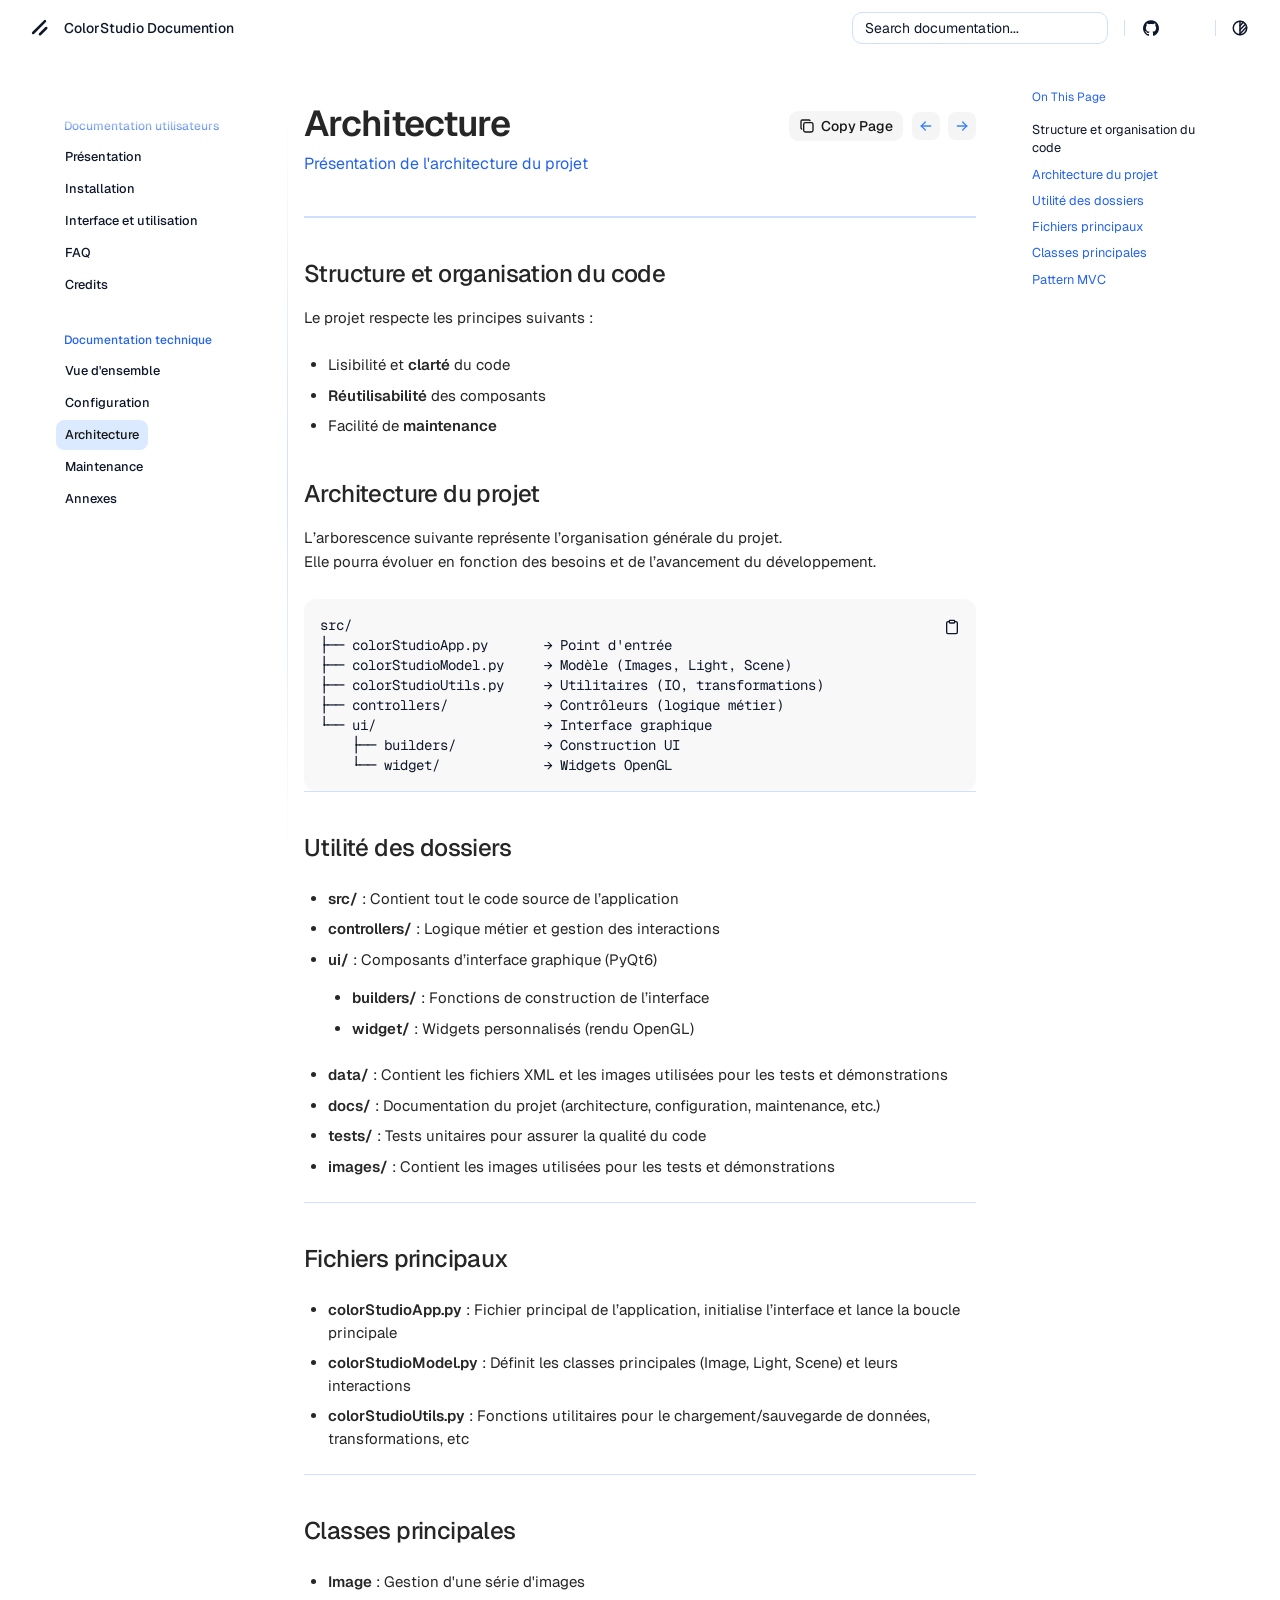
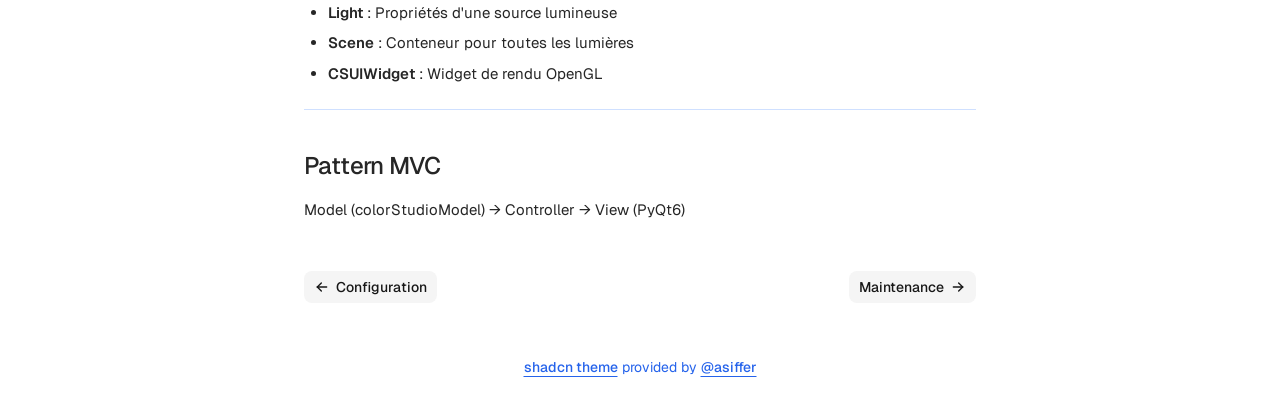
<file: architecture/index.html>
<!DOCTYPE html>
<html lang="en">

<head>
    <script>
        const base_url = "https://nomimie16.github.io/colorStudio/"; /* for search plugin notably */
    </script>
    <script>
    const darkTheme = window.matchMedia("(prefers-color-scheme: dark)");
    darkTheme.onchange = (e) => {
        if (e.matches) {
            document.documentElement.classList.add("dark")
            localStorage.theme = 'dark';
        } else {
            document.documentElement.classList.remove("dark")
            localStorage.removeItem("theme")
        }
    };

    // On page load. Priotiry to lcaolStorage
    if (localStorage.theme === "dark") {
        document.documentElement.classList.add("dark")
    } else if (localStorage.theme === "light") {
        document.documentElement.classList.remove("dark")
    } else if (darkTheme.matches) {
        document.documentElement.classList.add("dark")
    } else {
        document.documentElement.classList.remove("dark")
    }

    // set the layout based on localStorage
    document.documentElement.classList.add(localStorage.getItem("html-layout") || "layout-fixed");
</script>


    <meta charset="UTF-8">
    <meta name="viewport" content="width=device-width, initial-scale=1">

    


<title>Architecture</title>









<link rel="canonical" href="https://nomimie16.github.io/colorStudio/architecture/">


<!-- Open Graph (Facebook, LinkedIn) -->

<meta property="og:title" content="Architecture">





<meta property="og:url" content="https://nomimie16.github.io/colorStudio/architecture/">






<!-- Twitter Card -->

<meta name="twitter:title" content="Architecture">






<!-- JSON-LD Structured Data -->



    <link rel="icon" href="../img/favicon.ico">

    <link href="../css/base.css" rel="stylesheet">
    <link href="../css/geist.css" rel="stylesheet">

    
    

<link id="pygments-light" rel="stylesheet"
    href="../css/pygments/shadcn-light.css">
<link id="pygments-dark" rel="stylesheet"
    href="../css/pygments/github-dark.css"
    media="(prefers-color-scheme: dark)">


    
    <link href="../overrides/theme.css" rel="stylesheet">

    

    <script src="../js/callbacks.js"></script>

    

    

    

    
    <script>
    document.addEventListener("DOMContentLoaded", function () {
        document.querySelectorAll("a.headerlink").forEach(function (link) {
            link.addEventListener("click", function (e) {
                e.preventDefault();

                // Build the full URL with the anchor fragment
                const url = window.location.origin + window.location.pathname + this.getAttribute("href");

                navigator.clipboard.writeText(url).then(function () {
                    // Optional: brief visual feedback
                });
            });
        });
    });
</script>
    

    
    
</head>

<body
    class="text-foreground group/body overscroll-none font-sans antialiased [--footer-height:calc(var(--spacing)*14)] [--header-height:calc(var(--spacing)*14)] xl:[--footer-height:calc(var(--spacing)*24)] theme-default">
    <div id="inner-body" class="bg-background relative z-10 flex min-h-svh flex-col">
        <header class="bg-background sticky top-0 z-50 w-full" view-transition-name="header">
    <div class="container-wrapper 3xl:fixed:px-0 px-6">
        <div class="3xl:fixed:container flex h-(--header-height) items-center gap-2 **:data-[slot=separator]:!h-4">
            <button id="menu-button" data-slot="popover-trigger" onclick="onMobileMenuButtonClick(event)"
                class="group whitespace-nowrap rounded-md text-sm font-medium transition-all disabled:pointer-events-none disabled:opacity-50 [&amp;_svg]:pointer-events-none [&amp;_svg:not([class*='size-'])]:size-4 shrink-0 [&amp;_svg]:shrink-0 outline-none focus-visible:border-ring focus-visible:ring-ring/50 aria-invalid:ring-destructive/20 dark:aria-invalid:ring-destructive/40 aria-invalid:border-destructive hover:text-accent-foreground px-4 py-2 has-[&gt;svg]:px-3 extend-touch-target h-8 touch-manipulation items-center justify-start gap-2.5 !p-0 hover:bg-transparent focus-visible:bg-transparent focus-visible:ring-0 active:bg-transparent dark:hover:bg-transparent flex lg:hidden"
                type="button" aria-haspopup="dialog" aria-expanded="false" aria-controls="radix-«Rmplb»"
                data-state="closed">
                <div class="relative flex h-8 w-4 items-center justify-center">
                    <div class="relative size-4">
                        <!-- 16px x 16px -->
                        <svg xmlns="http://www.w3.org/2000/svg" viewBox="0 0 16 16" fill="none" stroke="currentColor"
                            stroke-width="2" stroke-linecap="round" stroke-linejoin="round">
                            <line x1="0" x2="16" y1="5" y2="5"
                                class="group-data-[state=open]:translate-y-[2.25px] group-data-[state=open]:-translate-x-[2.25px] group-data-[state=open]:rotate-45 transition-all duration-300 origin-center" />
                            <line x1="0" x2="16" y1="11" y2="11"
                                class="group-data-[state=open]:-translate-y-[2.25px] group-data-[state=open]:-translate-x-[2.25px] group-data-[state=open]:-rotate-45 transition-all duration-300 origin-center" />
                        </svg>
                    </div>

                    <span class="sr-only">Toggle Menu</span>
                </div>
                <span class="flex h-8 items-center text-lg leading-none font-medium">Menu</span>
            </button>
            <a data-slot="button"
                class="items-center justify-center gap-2 whitespace-nowrap rounded-md text-sm font-medium transition-all disabled:pointer-events-none disabled:opacity-50 [&_svg]:pointer-events-none [&_svg:not([class*='size-'])]:size-5 shrink-0 [&_svg]:shrink-0 outline-none focus-visible:border-ring focus-visible:ring-ring/50 focus-visible:ring-[3px] aria-invalid:ring-destructive/20 dark:aria-invalid:ring-destructive/40 aria-invalid:border-destructive hover:bg-accent hover:text-accent-foreground dark:hover:bg-accent/50 hidden h-8 lg:flex"
                href="https://nomimie16.github.io/colorStudio/">
                <span class="size-8 flex flex-row justify-center items-center">
                    

<svg xmlns="http://www.w3.org/2000/svg" viewBox="0 0 256 256"
    class="size-5">
    <rect width="256" height="256" fill="none"></rect>
    <line x1="208" y1="128" x2="128" y2="208" fill="none" stroke="currentColor" stroke-linecap="round"
        stroke-linejoin="round" stroke-width="32"></line>
    <line x1="192" y1="40" x2="40" y2="192" fill="none" stroke="currentColor" stroke-linecap="round"
        stroke-linejoin="round" stroke-width="32"></line>
</svg>


                </span>

                
                <h1 class="pr-2">ColorStudio Documention</h1>
                
            </a>
            
            <div class="ml-auto flex items-center gap-2 md:flex-1 md:justify-end">
                <div class="hidden w-full flex-1 md:flex md:w-auto md:flex-none">
                    <div class="hidden w-full flex-1 md:flex md:w-auto md:flex-none">
    <button onclick="onSearchBarClick(event)" data-slot="dialog-trigger" data-variant="outline" data-size="default" class="inline-flex shrink-0 items-center gap-2 text-sm whitespace-nowrap transition-all outline-none focus-visible:border-ring focus-visible:ring-[3px] focus-visible:ring-ring/50 disabled:pointer-events-none disabled:opacity-50 aria-invalid:border-destructive aria-invalid:ring-destructive/20 dark:aria-invalid:ring-destructive/40 [&amp;_svg]:pointer-events-none [&amp;_svg]:shrink-0 [&amp;_svg:not([class*='size-'])]:size-4 border bg-background hover:text-accent-foreground dark:border-input dark:hover:bg-input/50 px-4 py-2 has-[&gt;svg]:px-3 relative h-8 w-full justify-start rounded-lg pl-3 font-normal text-foreground shadow-none hover:bg-muted/50 sm:pr-12 md:w-48 lg:w-56 xl:w-64 dark:bg-card" type="button" aria-haspopup="dialog" aria-expanded="false" aria-controls="radix-_r_1_" data-state="closed">
        <span class="hidden lg:inline-flex">Search documentation...</span>
        <span class="inline-flex lg:hidden">Search...</span>
    </button>
</div>
<dialog id="search-dialog" onclick="onSearchDialogClick(event)"
    class="fixed top-1/2 left-1/2 -translate-x-1/2 -translate-y-1/2 bg-background rounded-lg shadow-lg border overflow-hidden p-0">
    <div class="w-lg gap-4">
        <div class="flex h-full w-full flex-col overflow-hidden rounded-md bg-popover text-popover-foreground">
            <div data-slot="command-input-wrapper" class="flex h-9 items-center gap-2 border-b px-3"><svg
                    xmlns="http://www.w3.org/2000/svg" width="24" height="24" viewBox="0 0 24 24" fill="none"
                    stroke="currentColor" stroke-width="2" stroke-linecap="round" stroke-linejoin="round"
                    class="lucide lucide-search size-4 shrink-0 opacity-50">
                    <circle cx="11" cy="11" r="8"></circle>
                    <path d="m21 21-4.3-4.3"></path>
                </svg>
                <input data-slot="command-input"
                    class="placeholder:text-muted-foreground flex h-10 w-full rounded-md bg-transparent py-3 text-sm outline-hidden disabled:cursor-not-allowed disabled:opacity-50"
                    placeholder="Search documentation..." cmdk-input="" autocomplete="off" autocorrect="off"
                    spellcheck="false" aria-autocomplete="list" role="combobox" aria-expanded="true"
                    aria-controls="radix-«r1t6»" aria-labelledby="radix-«r1t7»" id="radix-«r1t8»" type="text" value=""
                    aria-activedescendant="radix-«r1th»" oninput="onInputHandler(event)">
            </div>
        </div>
        <div id="mkdocs-search-results">
            <!-- search results go there -->
        </div>
    </div>
</dialog>
<script>
    document.removeEventListener("keydown", searchShortcutHandler);
    document.addEventListener("keydown", searchShortcutHandler);
</script>
                </div>
                
                <div data-orientation="vertical" role="none" data-slot="separator"
                    class="bg-border shrink-0 data-[orientation=horizontal]:h-px data-[orientation=horizontal]:w-full data-[orientation=vertical]:h-full data-[orientation=vertical]:w-px ml-2 hidden lg:block">
                </div>
                <a target="_blank" rel="noreferrer" data-slot="button"
                    class="inline-flex items-center justify-center whitespace-nowrap text-sm font-medium transition-all disabled:pointer-events-none disabled:opacity-50 [&amp;_svg]:pointer-events-none [&amp;_svg:not([class*='size-'])]:size-4 shrink-0 [&amp;_svg]:shrink-0 outline-none focus-visible:border-ring focus-visible:ring-ring/50 focus-visible:ring-[3px] aria-invalid:ring-destructive/20 dark:aria-invalid:ring-destructive/40 aria-invalid:border-destructive hover:bg-accent hover:text-accent-foreground dark:hover:bg-accent/50 rounded-md gap-1.5 px-3 has-[&gt;svg]:px-2.5 h-8 shadow-none"
                    href="https://github.com/nomimie16/colorStudio">
                    <svg viewBox="0 0 438.549 438.549">
                        <path fill="currentColor"
                            d="M409.132 114.573c-19.608-33.596-46.205-60.194-79.798-79.8-33.598-19.607-70.277-29.408-110.063-29.408-39.781 0-76.472 9.804-110.063 29.408-33.596 19.605-60.192 46.204-79.8 79.8C9.803 148.168 0 184.854 0 224.63c0 47.78 13.94 90.745 41.827 128.906 27.884 38.164 63.906 64.572 108.063 79.227 5.14.954 8.945.283 11.419-1.996 2.475-2.282 3.711-5.14 3.711-8.562 0-.571-.049-5.708-.144-15.417a2549.81 2549.81 0 01-.144-25.406l-6.567 1.136c-4.187.767-9.469 1.092-15.846 1-6.374-.089-12.991-.757-19.842-1.999-6.854-1.231-13.229-4.086-19.13-8.559-5.898-4.473-10.085-10.328-12.56-17.556l-2.855-6.57c-1.903-4.374-4.899-9.233-8.992-14.559-4.093-5.331-8.232-8.945-12.419-10.848l-1.999-1.431c-1.332-.951-2.568-2.098-3.711-3.429-1.142-1.331-1.997-2.663-2.568-3.997-.572-1.335-.098-2.43 1.427-3.289 1.525-.859 4.281-1.276 8.28-1.276l5.708.853c3.807.763 8.516 3.042 14.133 6.851 5.614 3.806 10.229 8.754 13.846 14.842 4.38 7.806 9.657 13.754 15.846 17.847 6.184 4.093 12.419 6.136 18.699 6.136 6.28 0 11.704-.476 16.274-1.423 4.565-.952 8.848-2.383 12.847-4.285 1.713-12.758 6.377-22.559 13.988-29.41-10.848-1.14-20.601-2.857-29.264-5.14-8.658-2.286-17.605-5.996-26.835-11.14-9.235-5.137-16.896-11.516-22.985-19.126-6.09-7.614-11.088-17.61-14.987-29.979-3.901-12.374-5.852-26.648-5.852-42.826 0-23.035 7.52-42.637 22.557-58.817-7.044-17.318-6.379-36.732 1.997-58.24 5.52-1.715 13.706-.428 24.554 3.853 10.85 4.283 18.794 7.952 23.84 10.994 5.046 3.041 9.089 5.618 12.135 7.708 17.705-4.947 35.976-7.421 54.818-7.421s37.117 2.474 54.823 7.421l10.849-6.849c7.419-4.57 16.18-8.758 26.262-12.565 10.088-3.805 17.802-4.853 23.134-3.138 8.562 21.509 9.325 40.922 2.279 58.24 15.036 16.18 22.559 35.787 22.559 58.817 0 16.178-1.958 30.497-5.853 42.966-3.9 12.471-8.941 22.457-15.125 29.979-6.191 7.521-13.901 13.85-23.131 18.986-9.232 5.14-18.182 8.85-26.84 11.136-8.662 2.286-18.415 4.004-29.263 5.146 9.894 8.562 14.842 22.077 14.842 40.539v60.237c0 3.422 1.19 6.279 3.572 8.562 2.379 2.279 6.136 2.95 11.276 1.995 44.163-14.653 80.185-41.062 108.068-79.226 27.88-38.161 41.825-81.126 41.825-128.906-.01-39.771-9.818-76.454-29.414-110.049z">
                        </path>
                    </svg>
                    
                    <span id="stargazers" class="text-muted-foreground w-8 text-xs tabular-nums" onload="test()">
                    </span>
                    
                </a>
                
                <div data-orientation="vertical" role="none" data-slot="separator"
                    class="bg-border shrink-0 data-[orientation=horizontal]:h-px data-[orientation=horizontal]:w-full data-[orientation=vertical]:h-full data-[orientation=vertical]:w-px 3xl:flex hidden">
                </div>
                <button data-slot="button"
                    class="items-center justify-center gap-2 whitespace-nowrap rounded-md text-sm font-medium transition-all disabled:pointer-events-none disabled:opacity-50 [&amp;_svg]:pointer-events-none [&amp;_svg:not([class*='size-'])]:size-4 shrink-0 [&amp;_svg]:shrink-0 outline-none focus-visible:border-ring focus-visible:ring-ring/50 focus-visible:ring-[3px] aria-invalid:ring-destructive/20 dark:aria-invalid:ring-destructive/40 aria-invalid:border-destructive hover:bg-accent hover:text-accent-foreground dark:hover:bg-accent/50 size-8 3xl:flex hidden"
                    title="Toggle layout" onclick="toggleLayout(event)">
                    <span class="sr-only">Toggle layout</span>
                    <svg xmlns="http://www.w3.org/2000/svg" width="24" height="24" viewBox="0 0 24 24" fill="none"
                        stroke="currentColor" stroke-width="2" stroke-linecap="round" stroke-linejoin="round"
                        class="lucide lucide-gallery-horizontal">
                        <path d="M2 3v18"></path>
                        <rect width="12" height="18" x="6" y="3" rx="2"></rect>
                        <path d="M22 3v18"></path>
                    </svg>
                </button>
                <div data-orientation="vertical" role="none" data-slot="separator"
                    class="bg-border shrink-0 data-[orientation=horizontal]:h-px data-[orientation=horizontal]:w-full data-[orientation=vertical]:h-full data-[orientation=vertical]:w-px">
                </div>
                <button data-slot="button"
                    class="inline-flex items-center justify-center gap-2 whitespace-nowrap rounded-md text-sm font-medium transition-all disabled:pointer-events-none disabled:opacity-50 [&amp;_svg]:pointer-events-none [&amp;_svg:not([class*='size-'])]:size-4 shrink-0 [&amp;_svg]:shrink-0 outline-none focus-visible:border-ring focus-visible:ring-ring/50 focus-visible:ring-[3px] aria-invalid:ring-destructive/20 dark:aria-invalid:ring-destructive/40 aria-invalid:border-destructive hover:bg-accent hover:text-accent-foreground dark:hover:bg-accent/50 group/toggle extend-touch-target size-8"
                    title="Toggle theme" onclick="onThemeSwitch(event)">
                    <svg xmlns="http://www.w3.org/2000/svg" width="24" height="24" viewBox="0 0 24 24" fill="none"
                        stroke="currentColor" stroke-width="2" stroke-linecap="round" stroke-linejoin="round"
                        class="size-4.5">
                        <path stroke="none" d="M0 0h24v24H0z" fill="none"></path>
                        <path d="M12 12m-9 0a9 9 0 1 0 18 0a9 9 0 1 0 -18 0"></path>
                        <path d="M12 3l0 18"></path>
                        <path d="M12 9l4.65 -4.65"></path>
                        <path d="M12 14.3l7.37 -7.37"></path>
                        <path d="M12 19.6l8.85 -8.85"></path>
                    </svg>
                    <span class="sr-only">Toggle theme</span>
                </button>
            </div>
        </div>
    </div>
</header>
        <main class="flex flex-1 flex-col">
            <div class="container-wrapper flex flex-1 flex-col px-2">
                <div data-slot="sidebar-wrapper"
                    style="--sidebar-width:calc(var(--spacing) * 72);--sidebar-width-icon:3rem;"
                    class="group/sidebar-wrapper has-data-[variant=inset]:bg-sidebar flex w-full 3xl:fixed:container 3xl:fixed:px-3 min-h-min flex-1 items-start px-0 [--sidebar-width:220px] [--top-spacing:0] lg:grid lg:grid-cols-[var(--sidebar-width)_minmax(0,1fr)] lg:[--sidebar-width:240px] lg:[--top-spacing:calc(var(--spacing)*4)]">
                    <div data-slot="sidebar"
                        class="w-(--sidebar-width) flex-col text-sidebar-foreground sticky top-[calc(var(--header-height)+0.6rem)] z-30 hidden h-[calc(100svh-10rem)] overscroll-none bg-transparent [--sidebar-menu-width:--spacing(56)] lg:flex">
                        <div class="h-9"></div>
                        <div
                            class="absolute top-8 z-10 h-8 w-(--sidebar-menu-width) shrink-0 bg-gradient-to-b from-background via-background/80 to-background/50 blur-xs">
                        </div>
                        <div
                            class="absolute top-12 right-2 bottom-0 hidden h-full w-px bg-gradient-to-b from-transparent via-border to-transparent lg:flex">
                        </div>
                        <div data-slot="sidebar-content" data-sidebar="content" view-transition-name="sidebar"
                            class="flex min-h-0 flex-1 flex-col gap-2 overflow-auto group-data-[collapsible=icon]:overflow-hidden mx-auto no-scrollbar w-(--sidebar-menu-width) overflow-x-hidden px-2">
                            














<div data-slot="sidebar-group" data-sidebar="group" class="relative flex w-full min-w-0 flex-col p-2">
    <div data-slot="sidebar-group-label" data-sidebar="group-label"
        class="flex h-8 shrink-0 items-center rounded-md px-2 text-xs ring-sidebar-ring outline-hidden transition-[margin,opacity] duration-200 ease-linear focus-visible:ring-2 [&>svg]:size-4 [&>svg]:shrink-0 group-data-[collapsible=icon]:-mt-8 group-data-[collapsible=icon]:opacity-0 font-medium text-muted-foreground">
        Documentation utilisateurs</div>
    <div data-slot="sidebar-group-content" data-sidebar="group-content" class="w-full text-sm">
        <ul data-slot="sidebar-menu" data-sidebar="menu" class="flex w-full min-w-0 flex-col gap-0.5">
            
            <li data-slot="sidebar-menu-item" data-sidebar="menu-item" class="group/menu-item relative">
    <a data-slot="sidebar-menu-button" data-active="false" data-sidebar="menu-button"
        data-size="default" href="/colorStudio/"
        class="hpeer/menu-button flex items-center gap-2 rounded-md p-2 text-left ring-sidebar-ring outline-hidden transition-[width,height,padding] group-has-data-[sidebar=menu-action]/menu-item:pr-8 group-data-[collapsible=icon]:size-8! group-data-[collapsible=icon]:p-2! focus-visible:ring-2 active:bg-sidebar-accent active:text-sidebar-accent-foreground disabled:pointer-events-none disabled:opacity-50 aria-disabled:pointer-events-none aria-disabled:opacity-50 data-[active=true]:font-medium data-[active=true]:text-sidebar-accent-foreground data-[state=open]:hover:bg-sidebar-accent data-[state=open]:hover:text-sidebar-accent-foreground [&>span:last-child]:truncate [&>svg]:size-4 [&>svg]:shrink-0 hover:bg-sidebar-accent hover:text-sidebar-accent-foreground relative h-[30px] w-fit overflow-visible border border-transparent text-[0.8rem] font-medium after:absolute after:inset-x-0 after:-inset-y-1 after:z-0 after:rounded-md data-[active=true]:border-accent data-[active=true]:bg-accent 3xl:fixed:w-full 3xl:fixed:max-w-48">

        
        Présentation
        

        

        

        
    </a>
</li>
            
            <li data-slot="sidebar-menu-item" data-sidebar="menu-item" class="group/menu-item relative">
    <a data-slot="sidebar-menu-button" data-active="false" data-sidebar="menu-button"
        data-size="default" href="/colorStudio/install/"
        class="hpeer/menu-button flex items-center gap-2 rounded-md p-2 text-left ring-sidebar-ring outline-hidden transition-[width,height,padding] group-has-data-[sidebar=menu-action]/menu-item:pr-8 group-data-[collapsible=icon]:size-8! group-data-[collapsible=icon]:p-2! focus-visible:ring-2 active:bg-sidebar-accent active:text-sidebar-accent-foreground disabled:pointer-events-none disabled:opacity-50 aria-disabled:pointer-events-none aria-disabled:opacity-50 data-[active=true]:font-medium data-[active=true]:text-sidebar-accent-foreground data-[state=open]:hover:bg-sidebar-accent data-[state=open]:hover:text-sidebar-accent-foreground [&>span:last-child]:truncate [&>svg]:size-4 [&>svg]:shrink-0 hover:bg-sidebar-accent hover:text-sidebar-accent-foreground relative h-[30px] w-fit overflow-visible border border-transparent text-[0.8rem] font-medium after:absolute after:inset-x-0 after:-inset-y-1 after:z-0 after:rounded-md data-[active=true]:border-accent data-[active=true]:bg-accent 3xl:fixed:w-full 3xl:fixed:max-w-48">

        
        Installation
        

        

        

        
    </a>
</li>
            
            <li data-slot="sidebar-menu-item" data-sidebar="menu-item" class="group/menu-item relative">
    <a data-slot="sidebar-menu-button" data-active="false" data-sidebar="menu-button"
        data-size="default" href="/colorStudio/utilisation/"
        class="hpeer/menu-button flex items-center gap-2 rounded-md p-2 text-left ring-sidebar-ring outline-hidden transition-[width,height,padding] group-has-data-[sidebar=menu-action]/menu-item:pr-8 group-data-[collapsible=icon]:size-8! group-data-[collapsible=icon]:p-2! focus-visible:ring-2 active:bg-sidebar-accent active:text-sidebar-accent-foreground disabled:pointer-events-none disabled:opacity-50 aria-disabled:pointer-events-none aria-disabled:opacity-50 data-[active=true]:font-medium data-[active=true]:text-sidebar-accent-foreground data-[state=open]:hover:bg-sidebar-accent data-[state=open]:hover:text-sidebar-accent-foreground [&>span:last-child]:truncate [&>svg]:size-4 [&>svg]:shrink-0 hover:bg-sidebar-accent hover:text-sidebar-accent-foreground relative h-[30px] w-fit overflow-visible border border-transparent text-[0.8rem] font-medium after:absolute after:inset-x-0 after:-inset-y-1 after:z-0 after:rounded-md data-[active=true]:border-accent data-[active=true]:bg-accent 3xl:fixed:w-full 3xl:fixed:max-w-48">

        
        Interface et utilisation
        

        

        

        
    </a>
</li>
            
            <li data-slot="sidebar-menu-item" data-sidebar="menu-item" class="group/menu-item relative">
    <a data-slot="sidebar-menu-button" data-active="false" data-sidebar="menu-button"
        data-size="default" href="/colorStudio/faq/"
        class="hpeer/menu-button flex items-center gap-2 rounded-md p-2 text-left ring-sidebar-ring outline-hidden transition-[width,height,padding] group-has-data-[sidebar=menu-action]/menu-item:pr-8 group-data-[collapsible=icon]:size-8! group-data-[collapsible=icon]:p-2! focus-visible:ring-2 active:bg-sidebar-accent active:text-sidebar-accent-foreground disabled:pointer-events-none disabled:opacity-50 aria-disabled:pointer-events-none aria-disabled:opacity-50 data-[active=true]:font-medium data-[active=true]:text-sidebar-accent-foreground data-[state=open]:hover:bg-sidebar-accent data-[state=open]:hover:text-sidebar-accent-foreground [&>span:last-child]:truncate [&>svg]:size-4 [&>svg]:shrink-0 hover:bg-sidebar-accent hover:text-sidebar-accent-foreground relative h-[30px] w-fit overflow-visible border border-transparent text-[0.8rem] font-medium after:absolute after:inset-x-0 after:-inset-y-1 after:z-0 after:rounded-md data-[active=true]:border-accent data-[active=true]:bg-accent 3xl:fixed:w-full 3xl:fixed:max-w-48">

        
        FAQ
        

        

        

        
    </a>
</li>
            
            <li data-slot="sidebar-menu-item" data-sidebar="menu-item" class="group/menu-item relative">
    <a data-slot="sidebar-menu-button" data-active="false" data-sidebar="menu-button"
        data-size="default" href="/colorStudio/credits/"
        class="hpeer/menu-button flex items-center gap-2 rounded-md p-2 text-left ring-sidebar-ring outline-hidden transition-[width,height,padding] group-has-data-[sidebar=menu-action]/menu-item:pr-8 group-data-[collapsible=icon]:size-8! group-data-[collapsible=icon]:p-2! focus-visible:ring-2 active:bg-sidebar-accent active:text-sidebar-accent-foreground disabled:pointer-events-none disabled:opacity-50 aria-disabled:pointer-events-none aria-disabled:opacity-50 data-[active=true]:font-medium data-[active=true]:text-sidebar-accent-foreground data-[state=open]:hover:bg-sidebar-accent data-[state=open]:hover:text-sidebar-accent-foreground [&>span:last-child]:truncate [&>svg]:size-4 [&>svg]:shrink-0 hover:bg-sidebar-accent hover:text-sidebar-accent-foreground relative h-[30px] w-fit overflow-visible border border-transparent text-[0.8rem] font-medium after:absolute after:inset-x-0 after:-inset-y-1 after:z-0 after:rounded-md data-[active=true]:border-accent data-[active=true]:bg-accent 3xl:fixed:w-full 3xl:fixed:max-w-48">

        
        Credits
        

        

        

        
    </a>
</li>
            
        </ul>
    </div>
</div>



<div data-slot="sidebar-group" data-sidebar="group" class="relative flex w-full min-w-0 flex-col p-2">
    <div data-slot="sidebar-group-label" data-sidebar="group-label"
        class="flex h-8 shrink-0 items-center rounded-md px-2 text-xs ring-sidebar-ring outline-hidden transition-[margin,opacity] duration-200 ease-linear focus-visible:ring-2 [&>svg]:size-4 [&>svg]:shrink-0 group-data-[collapsible=icon]:-mt-8 group-data-[collapsible=icon]:opacity-0 font-medium text-muted-foreground">
        Documentation technique</div>
    <div data-slot="sidebar-group-content" data-sidebar="group-content" class="w-full text-sm">
        <ul data-slot="sidebar-menu" data-sidebar="menu" class="flex w-full min-w-0 flex-col gap-0.5">
            
            <li data-slot="sidebar-menu-item" data-sidebar="menu-item" class="group/menu-item relative">
    <a data-slot="sidebar-menu-button" data-active="false" data-sidebar="menu-button"
        data-size="default" href="/colorStudio/overview/"
        class="hpeer/menu-button flex items-center gap-2 rounded-md p-2 text-left ring-sidebar-ring outline-hidden transition-[width,height,padding] group-has-data-[sidebar=menu-action]/menu-item:pr-8 group-data-[collapsible=icon]:size-8! group-data-[collapsible=icon]:p-2! focus-visible:ring-2 active:bg-sidebar-accent active:text-sidebar-accent-foreground disabled:pointer-events-none disabled:opacity-50 aria-disabled:pointer-events-none aria-disabled:opacity-50 data-[active=true]:font-medium data-[active=true]:text-sidebar-accent-foreground data-[state=open]:hover:bg-sidebar-accent data-[state=open]:hover:text-sidebar-accent-foreground [&>span:last-child]:truncate [&>svg]:size-4 [&>svg]:shrink-0 hover:bg-sidebar-accent hover:text-sidebar-accent-foreground relative h-[30px] w-fit overflow-visible border border-transparent text-[0.8rem] font-medium after:absolute after:inset-x-0 after:-inset-y-1 after:z-0 after:rounded-md data-[active=true]:border-accent data-[active=true]:bg-accent 3xl:fixed:w-full 3xl:fixed:max-w-48">

        
        Vue d'ensemble
        

        

        

        
    </a>
</li>
            
            <li data-slot="sidebar-menu-item" data-sidebar="menu-item" class="group/menu-item relative">
    <a data-slot="sidebar-menu-button" data-active="false" data-sidebar="menu-button"
        data-size="default" href="/colorStudio/config/"
        class="hpeer/menu-button flex items-center gap-2 rounded-md p-2 text-left ring-sidebar-ring outline-hidden transition-[width,height,padding] group-has-data-[sidebar=menu-action]/menu-item:pr-8 group-data-[collapsible=icon]:size-8! group-data-[collapsible=icon]:p-2! focus-visible:ring-2 active:bg-sidebar-accent active:text-sidebar-accent-foreground disabled:pointer-events-none disabled:opacity-50 aria-disabled:pointer-events-none aria-disabled:opacity-50 data-[active=true]:font-medium data-[active=true]:text-sidebar-accent-foreground data-[state=open]:hover:bg-sidebar-accent data-[state=open]:hover:text-sidebar-accent-foreground [&>span:last-child]:truncate [&>svg]:size-4 [&>svg]:shrink-0 hover:bg-sidebar-accent hover:text-sidebar-accent-foreground relative h-[30px] w-fit overflow-visible border border-transparent text-[0.8rem] font-medium after:absolute after:inset-x-0 after:-inset-y-1 after:z-0 after:rounded-md data-[active=true]:border-accent data-[active=true]:bg-accent 3xl:fixed:w-full 3xl:fixed:max-w-48">

        
        Configuration
        

        

        

        
    </a>
</li>
            
            <li data-slot="sidebar-menu-item" data-sidebar="menu-item" class="group/menu-item relative">
    <a data-slot="sidebar-menu-button" data-active="true" data-sidebar="menu-button"
        data-size="default" href="/colorStudio/architecture/"
        class="hpeer/menu-button flex items-center gap-2 rounded-md p-2 text-left ring-sidebar-ring outline-hidden transition-[width,height,padding] group-has-data-[sidebar=menu-action]/menu-item:pr-8 group-data-[collapsible=icon]:size-8! group-data-[collapsible=icon]:p-2! focus-visible:ring-2 active:bg-sidebar-accent active:text-sidebar-accent-foreground disabled:pointer-events-none disabled:opacity-50 aria-disabled:pointer-events-none aria-disabled:opacity-50 data-[active=true]:font-medium data-[active=true]:text-sidebar-accent-foreground data-[state=open]:hover:bg-sidebar-accent data-[state=open]:hover:text-sidebar-accent-foreground [&>span:last-child]:truncate [&>svg]:size-4 [&>svg]:shrink-0 hover:bg-sidebar-accent hover:text-sidebar-accent-foreground relative h-[30px] w-fit overflow-visible border border-transparent text-[0.8rem] font-medium after:absolute after:inset-x-0 after:-inset-y-1 after:z-0 after:rounded-md data-[active=true]:border-accent data-[active=true]:bg-accent 3xl:fixed:w-full 3xl:fixed:max-w-48">

        
        Architecture
        

        

        

        
    </a>
</li>
            
            <li data-slot="sidebar-menu-item" data-sidebar="menu-item" class="group/menu-item relative">
    <a data-slot="sidebar-menu-button" data-active="false" data-sidebar="menu-button"
        data-size="default" href="/colorStudio/maintenance/"
        class="hpeer/menu-button flex items-center gap-2 rounded-md p-2 text-left ring-sidebar-ring outline-hidden transition-[width,height,padding] group-has-data-[sidebar=menu-action]/menu-item:pr-8 group-data-[collapsible=icon]:size-8! group-data-[collapsible=icon]:p-2! focus-visible:ring-2 active:bg-sidebar-accent active:text-sidebar-accent-foreground disabled:pointer-events-none disabled:opacity-50 aria-disabled:pointer-events-none aria-disabled:opacity-50 data-[active=true]:font-medium data-[active=true]:text-sidebar-accent-foreground data-[state=open]:hover:bg-sidebar-accent data-[state=open]:hover:text-sidebar-accent-foreground [&>span:last-child]:truncate [&>svg]:size-4 [&>svg]:shrink-0 hover:bg-sidebar-accent hover:text-sidebar-accent-foreground relative h-[30px] w-fit overflow-visible border border-transparent text-[0.8rem] font-medium after:absolute after:inset-x-0 after:-inset-y-1 after:z-0 after:rounded-md data-[active=true]:border-accent data-[active=true]:bg-accent 3xl:fixed:w-full 3xl:fixed:max-w-48">

        
        Maintenance
        

        

        

        
    </a>
</li>
            
            <li data-slot="sidebar-menu-item" data-sidebar="menu-item" class="group/menu-item relative">
    <a data-slot="sidebar-menu-button" data-active="false" data-sidebar="menu-button"
        data-size="default" href="/colorStudio/annexes/"
        class="hpeer/menu-button flex items-center gap-2 rounded-md p-2 text-left ring-sidebar-ring outline-hidden transition-[width,height,padding] group-has-data-[sidebar=menu-action]/menu-item:pr-8 group-data-[collapsible=icon]:size-8! group-data-[collapsible=icon]:p-2! focus-visible:ring-2 active:bg-sidebar-accent active:text-sidebar-accent-foreground disabled:pointer-events-none disabled:opacity-50 aria-disabled:pointer-events-none aria-disabled:opacity-50 data-[active=true]:font-medium data-[active=true]:text-sidebar-accent-foreground data-[state=open]:hover:bg-sidebar-accent data-[state=open]:hover:text-sidebar-accent-foreground [&>span:last-child]:truncate [&>svg]:size-4 [&>svg]:shrink-0 hover:bg-sidebar-accent hover:text-sidebar-accent-foreground relative h-[30px] w-fit overflow-visible border border-transparent text-[0.8rem] font-medium after:absolute after:inset-x-0 after:-inset-y-1 after:z-0 after:rounded-md data-[active=true]:border-accent data-[active=true]:bg-accent 3xl:fixed:w-full 3xl:fixed:max-w-48">

        
        Annexes
        

        

        

        
    </a>
</li>
            
        </ul>
    </div>
</div>





<div class="sticky -bottom-1 z-10 h-16 shrink-0 bg-gradient-to-t from-background via-background/80 to-background/50 blur-xs"></div>
                        </div>
                    </div>
                    <div class="h-full w-full">
                        <div data-slot="docs" class="flex items-stretch text-[1.05rem] sm:text-[15px] xl:w-full">
                            <div class="flex min-w-0 flex-1 flex-col">
                                <div class="h-(--top-spacing) shrink-0"></div>
                                <article class="w-full" view-transition-name="page">
  <div class="flex flex-col gap-2">
    <div class="flex flex-col gap-2">
      <div id="page-header" class="flex items-start justify-between">
        <h1 class="scroll-m-20 text-4xl font-semibold tracking-tight sm:text-3xl xl:text-4xl">
          Architecture
        </h1>

        <div class="flex items-center gap-2 pt-1.5">
          
<button
    onclick="fetch(`https://nomimie16.github.io/colorStudio/architecture.md`).then((r) => r.blob()).then((blob) => navigator.clipboard.write([new ClipboardItem({ 'text/plain': blob })]))"
    data-slot="button" class="secondary cursor-pointer">
    <svg xmlns="http://www.w3.org/2000/svg" width="24" height="24" viewBox="0 0 24 24" fill="none" stroke="currentColor"
        stroke-width="2" stroke-linecap="round" stroke-linejoin="round" class="tabler-icon tabler-icon-copy ">
        <path
            d="M7 7m0 2.667a2.667 2.667 0 0 1 2.667 -2.667h8.666a2.667 2.667 0 0 1 2.667 2.667v8.666a2.667 2.667 0 0 1 -2.667 2.667h-8.666a2.667 2.667 0 0 1 -2.667 -2.667z">
        </path>
        <path d="M4.012 16.737a2.005 2.005 0 0 1 -1.012 -1.737v-10c0 -1.1 .9 -2 2 -2h10c.75 0 1.158 .385 1.5 1"></path>
    </svg>
    <span class="max-md:hidden">Copy Page</span>
</button>
          
          <a data-slot="button" id="previous-button"
            class="inline-flex items-center justify-center gap-2 whitespace-nowrap rounded-md text-sm font-medium transition-all disabled:pointer-events-none disabled:opacity-50 [&amp;_svg]:pointer-events-none [&amp;_svg:not([class*='size-'])]:size-4 shrink-0 [&amp;_svg]:shrink-0 outline-none focus-visible:border-ring focus-visible:ring-ring/50 focus-visible:ring-[3px] aria-invalid:ring-destructive/20 dark:aria-invalid:ring-destructive/40 aria-invalid:border-destructive bg-secondary text-secondary-foreground hover:bg-secondary/80 extend-touch-target size-8 shadow-none md:size-7"
            href="/colorStudio/config/">
            <svg xmlns="http://www.w3.org/2000/svg" width="24" height="24" viewBox="0 0 24 24" fill="none"
              stroke="currentColor" stroke-width="2" stroke-linecap="round" stroke-linejoin="round"
              class="tabler-icon tabler-icon-arrow-left">
              <path d="M5 12l14 0"></path>
              <path d="M5 12l6 6"></path>
              <path d="M5 12l6 -6"></path>
            </svg>
            <span class="sr-only">Previous</span>
          </a>
          
          
          <a data-slot="button" id="next-button"
            class="inline-flex items-center justify-center gap-2 whitespace-nowrap rounded-md text-sm font-medium transition-all disabled:pointer-events-none disabled:opacity-50 [&amp;_svg]:pointer-events-none [&amp;_svg:not([class*='size-'])]:size-4 shrink-0 [&amp;_svg]:shrink-0 outline-none focus-visible:border-ring focus-visible:ring-ring/50 focus-visible:ring-[3px] aria-invalid:ring-destructive/20 dark:aria-invalid:ring-destructive/40 aria-invalid:border-destructive bg-secondary text-secondary-foreground hover:bg-secondary/80 extend-touch-target size-8 shadow-none md:size-7"
            href="/colorStudio/maintenance/">
            <span class="sr-only">Next</span>
            <svg xmlns="http://www.w3.org/2000/svg" width="24" height="24" viewBox="0 0 24 24" fill="none"
              stroke="currentColor" stroke-width="2" stroke-linecap="round" stroke-linejoin="round"
              class="tabler-icon tabler-icon-arrow-right">
              <path d="M5 12l14 0"></path>
              <path d="M13 18l6 -6"></path>
              <path d="M13 6l6 6"></path>
            </svg>
          </a>
          
        </div>
      </div>
      
      <p id="summary" class="text-muted-foreground text-[1.05rem] text-balance sm:text-base">
        Présentation de l'architecture du projet
      </p>
      
    </div>
    <div class="flex justify-end items-center">
       
    </div>
  </div>
  <div class="typography w-full flex-1 *:data-[slot=alert]:first:mt-0">
    <hr />
<hr />
<h2 id="structure-et-organisation-du-code">Structure et organisation du code</h2>
<p>Le projet respecte les principes suivants :</p>
<ul>
<li>Lisibilité et <strong>clarté</strong> du code</li>
<li><strong>Réutilisabilité</strong> des composants</li>
<li>Facilité de <strong>maintenance</strong></li>
</ul>
<h2 id="architecture-du-projet">Architecture du projet</h2>
<p>L’arborescence suivante représente l’organisation générale du projet.<br />
Elle pourra évoluer en fonction des besoins et de l’avancement du développement.</p>
<div class="codehilite"><pre><span></span><code>src/
├── colorStudioApp.py       → Point d&#39;entrée
├── colorStudioModel.py     → Modèle (Images, Light, Scene)
├── colorStudioUtils.py     → Utilitaires (IO, transformations)
├── controllers/            → Contrôleurs (logique métier)
└── ui/                     → Interface graphique
    ├── builders/           → Construction UI
    └── widget/             → Widgets OpenGL
</code></pre></div>

<hr />
<h2 id="utilite-des-dossiers">Utilité des dossiers</h2>
<ul>
<li><strong>src/</strong> : Contient tout le code source de l’application</li>
<li><strong>controllers/</strong> : Logique métier et gestion des interactions</li>
<li><strong>ui/</strong> : Composants d’interface graphique (PyQt6)<ul>
<li><strong>builders/</strong> : Fonctions de construction de l’interface</li>
<li><strong>widget/</strong> : Widgets personnalisés (rendu OpenGL)</li>
</ul>
</li>
<li><strong>data/</strong> : Contient les fichiers XML et les images utilisées pour les tests et démonstrations</li>
<li><strong>docs/</strong> : Documentation du projet (architecture, configuration, maintenance, etc.)</li>
<li><strong>tests/</strong> : Tests unitaires pour assurer la qualité du code</li>
<li><strong>images/</strong> : Contient les images utilisées pour les tests et démonstrations</li>
</ul>
<hr />
<h2 id="fichiers-principaux">Fichiers principaux</h2>
<ul>
<li><strong>colorStudioApp.py</strong> : Fichier principal de l’application, initialise l’interface et lance la boucle principale</li>
<li><strong>colorStudioModel.py</strong> : Définit les classes principales (Image, Light, Scene) et leurs interactions</li>
<li><strong>colorStudioUtils.py</strong> : Fonctions utilitaires pour le chargement/sauvegarde de données, transformations, etc</li>
</ul>
<hr />
<h2 id="classes-principales">Classes principales</h2>
<ul>
<li><strong>Image</strong> : Gestion d'une série d'images</li>
<li><strong>Light</strong> : Propriétés d'une source lumineuse</li>
<li><strong>Scene</strong> : Conteneur pour toutes les lumières</li>
<li><strong>CSUIWidget</strong> : Widget de rendu OpenGL</li>
</ul>
<hr />
<h2 id="pattern-mvc">Pattern MVC</h2>
<p>Model (colorStudioModel) → Controller → View (PyQt6)</p>
  </div>
  
  <script>
    document.querySelectorAll('article h2, article h3').forEach((header) => {
      toc.observer.observe(header);
    });
  </script>
</article>
                                <div class="mx-auto flex flex-wrap h-16 w-full max-w-2xl items-center gap-2 px-4 md:px-0">
    
    <a data-slot="button"
        class="inline-flex items-center justify-center whitespace-nowrap text-sm font-medium transition-all disabled:pointer-events-none disabled:opacity-50 [&amp;_svg]:pointer-events-none [&amp;_svg:not([class*='size-'])]:size-4 shrink-0 [&amp;_svg]:shrink-0 outline-none focus-visible:border-ring focus-visible:ring-ring/50 focus-visible:ring-[3px] aria-invalid:ring-destructive/20 dark:aria-invalid:ring-destructive/40 aria-invalid:border-destructive bg-secondary text-secondary-foreground hover:bg-secondary/80 h-8 rounded-md gap-1.5 px-3 has-[&gt;svg]:px-2.5 shadow-none"
        href="/colorStudio/config/">
        <svg xmlns="http://www.w3.org/2000/svg" width="24" height="24" viewBox="0 0 24 24" fill="none"
            stroke="currentColor" stroke-width="2" stroke-linecap="round" stroke-linejoin="round"
            class="tabler-icon tabler-icon-arrow-left ">
            <path d="M5 12l14 0"></path>
            <path d="M5 12l6 6"></path>
            <path d="M5 12l6 -6"></path>
        </svg>
        <span class="max-[500px]:hidden">Configuration</span>
    </a>
    
    
    <a data-slot="button"
        class="inline-flex items-center justify-center whitespace-nowrap text-sm font-medium transition-all disabled:pointer-events-none disabled:opacity-50 [&amp;_svg]:pointer-events-none [&amp;_svg:not([class*='size-'])]:size-4 shrink-0 [&amp;_svg]:shrink-0 outline-none focus-visible:border-ring focus-visible:ring-ring/50 focus-visible:ring-[3px] aria-invalid:ring-destructive/20 dark:aria-invalid:ring-destructive/40 aria-invalid:border-destructive bg-secondary text-secondary-foreground hover:bg-secondary/80 h-8 rounded-md gap-1.5 px-3 has-[&gt;svg]:px-2.5 ml-auto shadow-none"
        href="/colorStudio/maintenance/">
        <span class="max-[500px]:hidden">Maintenance</span>
        <svg xmlns="http://www.w3.org/2000/svg" width="24" height="24" viewBox="0 0 24 24" fill="none"
            stroke="currentColor" stroke-width="2" stroke-linecap="round" stroke-linejoin="round"
            class="tabler-icon tabler-icon-arrow-right ">
            <path d="M5 12l14 0"></path>
            <path d="M13 18l6 -6"></path>
            <path d="M13 6l6 6"></path>
        </svg>
    </a>
    
</div>
                                <dialog id="bottom-sidebar" onclick="onBottomSidebarDialogClick(event)" class="bg-transparent"
    style="position: fixed; left: 0px; top: 0px; transform: translate(0px, 58px); min-width: max-content; --radix-popper-transform-origin: 0% 0px; will-change: transform; z-index: 50; --radix-popper-available-width: 504px; --radix-popper-available-height: 857px; --radix-popper-anchor-width: 72.94999694824219px; --radix-popper-anchor-height: 32px;">
    <div data-side="bottom" data-align="start" data-state="open" role="dialog" data-slot="popover-content"
        class="text-popover-foreground data-[state=open]:animate-in data-[state=closed]:animate-out data-[state=closed]:fade-out-0 data-[state=open]:fade-in-0 data-[state=closed]:zoom-out-95 data-[state=open]:zoom-in-95 data-[side=bottom]:slide-in-from-top-2 data-[side=left]:slide-in-from-right-2 data-[side=right]:slide-in-from-left-2 data-[side=top]:slide-in-from-bottom-2 z-50 origin-(--radix-popover-content-transform-origin) border outline-hidden bg-background/90 no-scrollbar h-(--radix-popper-available-height) w-(--radix-popper-available-width) overflow-y-auto rounded-none border-none p-0 shadow-none backdrop-blur duration-100"
        style="--radix-popover-content-transform-origin: var(--radix-popper-transform-origin); --radix-popover-content-available-width: var(--radix-popper-available-width); --radix-popover-content-available-height: var(--radix-popper-available-height); --radix-popover-trigger-width: var(--radix-popper-anchor-width); --radix-popover-trigger-height: var(--radix-popper-anchor-height);"
        tabindex="-1">
        <div class="flex flex-col gap-12 overflow-auto px-6 py-6">
            
            
            

            

            
            <div class="flex flex-col gap-8">
                
                <div class="flex flex-col gap-4">
                    <div class="text-muted-foreground text-sm font-medium">Documentation utilisateurs</div>
                    
                    <div class="flex flex-col gap-3">
                        
                        <a class="text-2xl font-medium" href="..">
                            
                            Présentation
                            
                        </a>
                        
                        <a class="text-2xl font-medium" href="../install/">
                            
                            Installation
                            
                        </a>
                        
                        <a class="text-2xl font-medium" href="../utilisation/">
                            
                            Interface et utilisation
                            
                        </a>
                        
                        <a class="text-2xl font-medium" href="../faq/">
                            
                            FAQ
                            
                        </a>
                        
                        <a class="text-2xl font-medium" href="../credits/">
                            
                            Credits
                            
                        </a>
                        
                    </div>
                    
                </div>
                
                <div class="flex flex-col gap-4">
                    <div class="text-muted-foreground text-sm font-medium">Documentation technique</div>
                    
                    <div class="flex flex-col gap-3">
                        
                        <a class="text-2xl font-medium" href="../overview/">
                            
                            Vue d'ensemble
                            
                        </a>
                        
                        <a class="text-2xl font-medium" href="../config/">
                            
                            Configuration
                            
                        </a>
                        
                        <a class="text-2xl font-medium" href="./">
                            
                            Architecture
                            
                        </a>
                        
                        <a class="text-2xl font-medium" href="../maintenance/">
                            
                            Maintenance
                            
                        </a>
                        
                        <a class="text-2xl font-medium" href="../annexes/">
                            
                            Annexes
                            
                        </a>
                        
                    </div>
                    
                </div>
                
            </div>
            
            

        </div>
    </div>
</dialog>
                            </div>
                            <div
                                class="sticky top-[calc(var(--header-height)+1px)] ml-auto hidden h-[calc(100svh-var(--header-height)-var(--footer-height))] w-72 flex-col gap-4 overflow-hidden overscroll-none pb-8 xl:flex">
                                <div class="h-(--top-spacing) shrink-0"></div>
                                <div id="toc" view-transition-name="toc" class="no-scrollbar overflow-y-auto px-8">
    <div class="flex flex-col gap-2 p-4 pt-0 text-sm">
        <p class="text-muted-foreground bg-background sticky top-0 h-6 text-xs">On This Page</p>
        
        
        
        
        <a href="#structure-et-organisation-du-code"
            class="text-muted-foreground hover:text-foreground data-[active=true]:text-foreground text-[0.8rem] no-underline transition-colors data-[depth=3]:pl-4 data-[depth=4]:pl-6"
            data-active="false" data-depth="2" onClick="deferSetActiveTocLink('#structure-et-organisation-du-code');">
            Structure et organisation du code
        </a>
        

        
        <a href="#architecture-du-projet"
            class="text-muted-foreground hover:text-foreground data-[active=true]:text-foreground text-[0.8rem] no-underline transition-colors data-[depth=3]:pl-4 data-[depth=4]:pl-6"
            data-active="false" data-depth="2" onClick="deferSetActiveTocLink('#architecture-du-projet');">
            Architecture du projet
        </a>
        

        
        <a href="#utilite-des-dossiers"
            class="text-muted-foreground hover:text-foreground data-[active=true]:text-foreground text-[0.8rem] no-underline transition-colors data-[depth=3]:pl-4 data-[depth=4]:pl-6"
            data-active="false" data-depth="2" onClick="deferSetActiveTocLink('#utilite-des-dossiers');">
            Utilité des dossiers
        </a>
        

        
        <a href="#fichiers-principaux"
            class="text-muted-foreground hover:text-foreground data-[active=true]:text-foreground text-[0.8rem] no-underline transition-colors data-[depth=3]:pl-4 data-[depth=4]:pl-6"
            data-active="false" data-depth="2" onClick="deferSetActiveTocLink('#fichiers-principaux');">
            Fichiers principaux
        </a>
        

        
        <a href="#classes-principales"
            class="text-muted-foreground hover:text-foreground data-[active=true]:text-foreground text-[0.8rem] no-underline transition-colors data-[depth=3]:pl-4 data-[depth=4]:pl-6"
            data-active="false" data-depth="2" onClick="deferSetActiveTocLink('#classes-principales');">
            Classes principales
        </a>
        

        
        <a href="#pattern-mvc"
            class="text-muted-foreground hover:text-foreground data-[active=true]:text-foreground text-[0.8rem] no-underline transition-colors data-[depth=3]:pl-4 data-[depth=4]:pl-6"
            data-active="false" data-depth="2" onClick="deferSetActiveTocLink('#pattern-mvc');">
            Pattern MVC
        </a>
        

        
        
        
        

    </div>
    <div class="h-12"></div>

</div>
                            </div>
                        </div>
                    </div>
                </div>
            </div>
        </main>
        <footer view-transition-name="footer"
    class="group-has-[.section-soft]/body:bg-surface/40 3xl:fixed:bg-transparent dark:bg-transparent">
    <div class="container-wrapper px-4 xl:px-6">
        <div class="flex h-(--footer-height) items-center justify-between">
            <div class="text-muted-foreground w-full text-center text-xs leading-loose sm:text-sm">
                
                <a href="https://github.com/asiffer/mkdocs-shadcn">shadcn theme</a> provided by
                <a href="https://github.com/asiffer">@asiffer</a>
            </div>
        </div>
    </div>
</footer>
    </div>
     

<script src="../search/main.js"></script>


    

    <script src="../js/copy-button.js"></script>
    <script src="../js/sidebar.js"></script>
    <script src="../js/slider.js"></script>
    <script>updatePygmentsStylesheet();</script>
    
    <script>fetchStargazers("https://github.com/nomimie16/colorStudio");</script>
    
    
    
    <script type="speculationrules">
{
  "prerender": [
    {
      "where": {
          "selector_matches": ["#next-button", "#previous-button"]
      }
    }
  ]
}
</script>
</body>

</html>
</file>
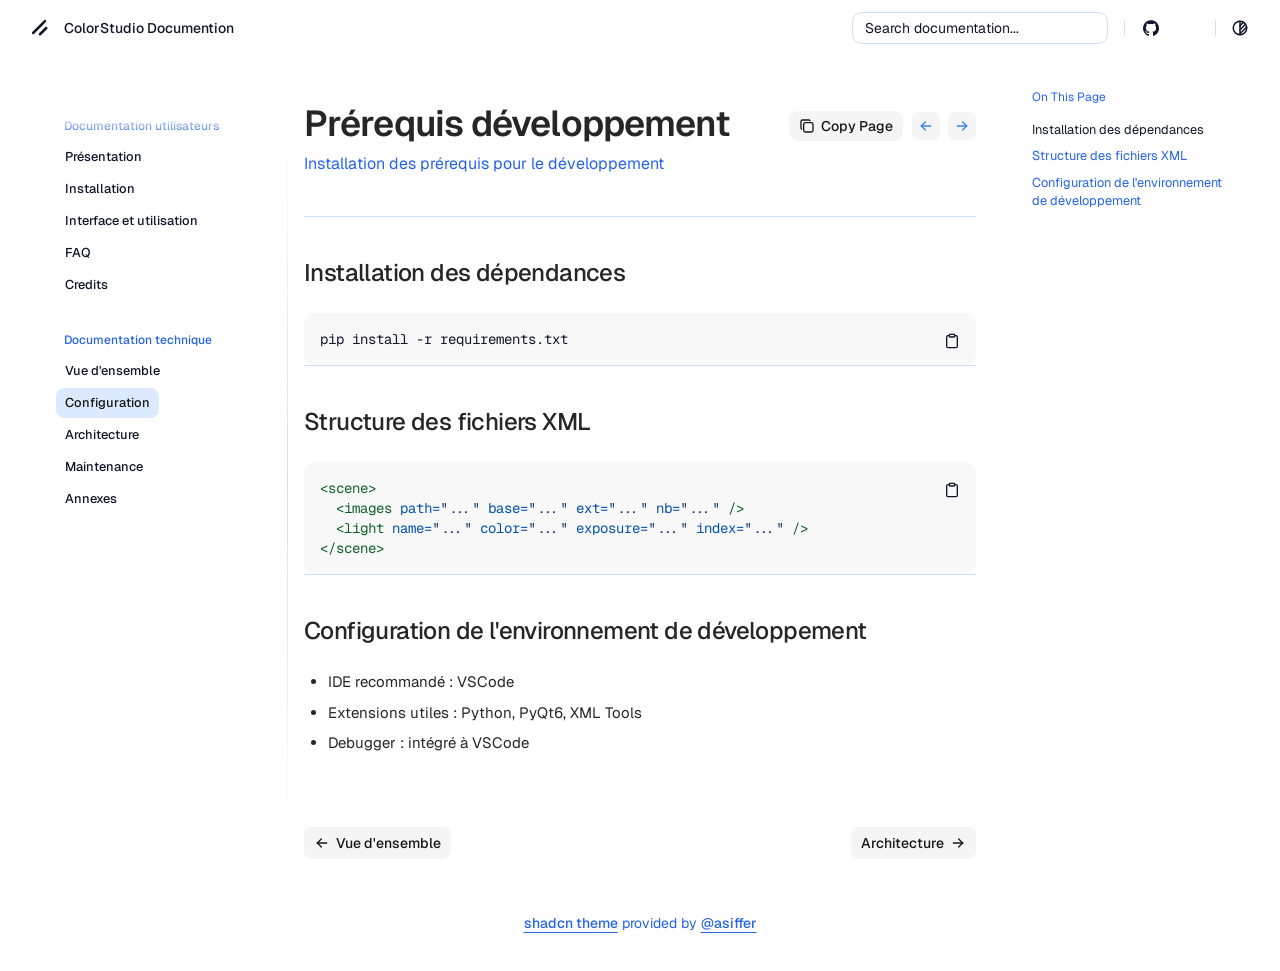
<file: config/index.html>
<!DOCTYPE html>
<html lang="en">

<head>
    <script>
        const base_url = "https://nomimie16.github.io/colorStudio/"; /* for search plugin notably */
    </script>
    <script>
    const darkTheme = window.matchMedia("(prefers-color-scheme: dark)");
    darkTheme.onchange = (e) => {
        if (e.matches) {
            document.documentElement.classList.add("dark")
            localStorage.theme = 'dark';
        } else {
            document.documentElement.classList.remove("dark")
            localStorage.removeItem("theme")
        }
    };

    // On page load. Priotiry to lcaolStorage
    if (localStorage.theme === "dark") {
        document.documentElement.classList.add("dark")
    } else if (localStorage.theme === "light") {
        document.documentElement.classList.remove("dark")
    } else if (darkTheme.matches) {
        document.documentElement.classList.add("dark")
    } else {
        document.documentElement.classList.remove("dark")
    }

    // set the layout based on localStorage
    document.documentElement.classList.add(localStorage.getItem("html-layout") || "layout-fixed");
</script>


    <meta charset="UTF-8">
    <meta name="viewport" content="width=device-width, initial-scale=1">

    


<title>Prérequis développement</title>









<link rel="canonical" href="https://nomimie16.github.io/colorStudio/config/">


<!-- Open Graph (Facebook, LinkedIn) -->

<meta property="og:title" content="Prérequis développement">





<meta property="og:url" content="https://nomimie16.github.io/colorStudio/config/">






<!-- Twitter Card -->

<meta name="twitter:title" content="Prérequis développement">






<!-- JSON-LD Structured Data -->



    <link rel="icon" href="../img/favicon.ico">

    <link href="../css/base.css" rel="stylesheet">
    <link href="../css/geist.css" rel="stylesheet">

    
    

<link id="pygments-light" rel="stylesheet"
    href="../css/pygments/shadcn-light.css">
<link id="pygments-dark" rel="stylesheet"
    href="../css/pygments/github-dark.css"
    media="(prefers-color-scheme: dark)">


    
    <link href="../overrides/theme.css" rel="stylesheet">

    

    <script src="../js/callbacks.js"></script>

    

    

    

    
    <script>
    document.addEventListener("DOMContentLoaded", function () {
        document.querySelectorAll("a.headerlink").forEach(function (link) {
            link.addEventListener("click", function (e) {
                e.preventDefault();

                // Build the full URL with the anchor fragment
                const url = window.location.origin + window.location.pathname + this.getAttribute("href");

                navigator.clipboard.writeText(url).then(function () {
                    // Optional: brief visual feedback
                });
            });
        });
    });
</script>
    

    
    
</head>

<body
    class="text-foreground group/body overscroll-none font-sans antialiased [--footer-height:calc(var(--spacing)*14)] [--header-height:calc(var(--spacing)*14)] xl:[--footer-height:calc(var(--spacing)*24)] theme-default">
    <div id="inner-body" class="bg-background relative z-10 flex min-h-svh flex-col">
        <header class="bg-background sticky top-0 z-50 w-full" view-transition-name="header">
    <div class="container-wrapper 3xl:fixed:px-0 px-6">
        <div class="3xl:fixed:container flex h-(--header-height) items-center gap-2 **:data-[slot=separator]:!h-4">
            <button id="menu-button" data-slot="popover-trigger" onclick="onMobileMenuButtonClick(event)"
                class="group whitespace-nowrap rounded-md text-sm font-medium transition-all disabled:pointer-events-none disabled:opacity-50 [&amp;_svg]:pointer-events-none [&amp;_svg:not([class*='size-'])]:size-4 shrink-0 [&amp;_svg]:shrink-0 outline-none focus-visible:border-ring focus-visible:ring-ring/50 aria-invalid:ring-destructive/20 dark:aria-invalid:ring-destructive/40 aria-invalid:border-destructive hover:text-accent-foreground px-4 py-2 has-[&gt;svg]:px-3 extend-touch-target h-8 touch-manipulation items-center justify-start gap-2.5 !p-0 hover:bg-transparent focus-visible:bg-transparent focus-visible:ring-0 active:bg-transparent dark:hover:bg-transparent flex lg:hidden"
                type="button" aria-haspopup="dialog" aria-expanded="false" aria-controls="radix-«Rmplb»"
                data-state="closed">
                <div class="relative flex h-8 w-4 items-center justify-center">
                    <div class="relative size-4">
                        <!-- 16px x 16px -->
                        <svg xmlns="http://www.w3.org/2000/svg" viewBox="0 0 16 16" fill="none" stroke="currentColor"
                            stroke-width="2" stroke-linecap="round" stroke-linejoin="round">
                            <line x1="0" x2="16" y1="5" y2="5"
                                class="group-data-[state=open]:translate-y-[2.25px] group-data-[state=open]:-translate-x-[2.25px] group-data-[state=open]:rotate-45 transition-all duration-300 origin-center" />
                            <line x1="0" x2="16" y1="11" y2="11"
                                class="group-data-[state=open]:-translate-y-[2.25px] group-data-[state=open]:-translate-x-[2.25px] group-data-[state=open]:-rotate-45 transition-all duration-300 origin-center" />
                        </svg>
                    </div>

                    <span class="sr-only">Toggle Menu</span>
                </div>
                <span class="flex h-8 items-center text-lg leading-none font-medium">Menu</span>
            </button>
            <a data-slot="button"
                class="items-center justify-center gap-2 whitespace-nowrap rounded-md text-sm font-medium transition-all disabled:pointer-events-none disabled:opacity-50 [&_svg]:pointer-events-none [&_svg:not([class*='size-'])]:size-5 shrink-0 [&_svg]:shrink-0 outline-none focus-visible:border-ring focus-visible:ring-ring/50 focus-visible:ring-[3px] aria-invalid:ring-destructive/20 dark:aria-invalid:ring-destructive/40 aria-invalid:border-destructive hover:bg-accent hover:text-accent-foreground dark:hover:bg-accent/50 hidden h-8 lg:flex"
                href="https://nomimie16.github.io/colorStudio/">
                <span class="size-8 flex flex-row justify-center items-center">
                    

<svg xmlns="http://www.w3.org/2000/svg" viewBox="0 0 256 256"
    class="size-5">
    <rect width="256" height="256" fill="none"></rect>
    <line x1="208" y1="128" x2="128" y2="208" fill="none" stroke="currentColor" stroke-linecap="round"
        stroke-linejoin="round" stroke-width="32"></line>
    <line x1="192" y1="40" x2="40" y2="192" fill="none" stroke="currentColor" stroke-linecap="round"
        stroke-linejoin="round" stroke-width="32"></line>
</svg>


                </span>

                
                <h1 class="pr-2">ColorStudio Documention</h1>
                
            </a>
            
            <div class="ml-auto flex items-center gap-2 md:flex-1 md:justify-end">
                <div class="hidden w-full flex-1 md:flex md:w-auto md:flex-none">
                    <div class="hidden w-full flex-1 md:flex md:w-auto md:flex-none">
    <button onclick="onSearchBarClick(event)" data-slot="dialog-trigger" data-variant="outline" data-size="default" class="inline-flex shrink-0 items-center gap-2 text-sm whitespace-nowrap transition-all outline-none focus-visible:border-ring focus-visible:ring-[3px] focus-visible:ring-ring/50 disabled:pointer-events-none disabled:opacity-50 aria-invalid:border-destructive aria-invalid:ring-destructive/20 dark:aria-invalid:ring-destructive/40 [&amp;_svg]:pointer-events-none [&amp;_svg]:shrink-0 [&amp;_svg:not([class*='size-'])]:size-4 border bg-background hover:text-accent-foreground dark:border-input dark:hover:bg-input/50 px-4 py-2 has-[&gt;svg]:px-3 relative h-8 w-full justify-start rounded-lg pl-3 font-normal text-foreground shadow-none hover:bg-muted/50 sm:pr-12 md:w-48 lg:w-56 xl:w-64 dark:bg-card" type="button" aria-haspopup="dialog" aria-expanded="false" aria-controls="radix-_r_1_" data-state="closed">
        <span class="hidden lg:inline-flex">Search documentation...</span>
        <span class="inline-flex lg:hidden">Search...</span>
    </button>
</div>
<dialog id="search-dialog" onclick="onSearchDialogClick(event)"
    class="fixed top-1/2 left-1/2 -translate-x-1/2 -translate-y-1/2 bg-background rounded-lg shadow-lg border overflow-hidden p-0">
    <div class="w-lg gap-4">
        <div class="flex h-full w-full flex-col overflow-hidden rounded-md bg-popover text-popover-foreground">
            <div data-slot="command-input-wrapper" class="flex h-9 items-center gap-2 border-b px-3"><svg
                    xmlns="http://www.w3.org/2000/svg" width="24" height="24" viewBox="0 0 24 24" fill="none"
                    stroke="currentColor" stroke-width="2" stroke-linecap="round" stroke-linejoin="round"
                    class="lucide lucide-search size-4 shrink-0 opacity-50">
                    <circle cx="11" cy="11" r="8"></circle>
                    <path d="m21 21-4.3-4.3"></path>
                </svg>
                <input data-slot="command-input"
                    class="placeholder:text-muted-foreground flex h-10 w-full rounded-md bg-transparent py-3 text-sm outline-hidden disabled:cursor-not-allowed disabled:opacity-50"
                    placeholder="Search documentation..." cmdk-input="" autocomplete="off" autocorrect="off"
                    spellcheck="false" aria-autocomplete="list" role="combobox" aria-expanded="true"
                    aria-controls="radix-«r1t6»" aria-labelledby="radix-«r1t7»" id="radix-«r1t8»" type="text" value=""
                    aria-activedescendant="radix-«r1th»" oninput="onInputHandler(event)">
            </div>
        </div>
        <div id="mkdocs-search-results">
            <!-- search results go there -->
        </div>
    </div>
</dialog>
<script>
    document.removeEventListener("keydown", searchShortcutHandler);
    document.addEventListener("keydown", searchShortcutHandler);
</script>
                </div>
                
                <div data-orientation="vertical" role="none" data-slot="separator"
                    class="bg-border shrink-0 data-[orientation=horizontal]:h-px data-[orientation=horizontal]:w-full data-[orientation=vertical]:h-full data-[orientation=vertical]:w-px ml-2 hidden lg:block">
                </div>
                <a target="_blank" rel="noreferrer" data-slot="button"
                    class="inline-flex items-center justify-center whitespace-nowrap text-sm font-medium transition-all disabled:pointer-events-none disabled:opacity-50 [&amp;_svg]:pointer-events-none [&amp;_svg:not([class*='size-'])]:size-4 shrink-0 [&amp;_svg]:shrink-0 outline-none focus-visible:border-ring focus-visible:ring-ring/50 focus-visible:ring-[3px] aria-invalid:ring-destructive/20 dark:aria-invalid:ring-destructive/40 aria-invalid:border-destructive hover:bg-accent hover:text-accent-foreground dark:hover:bg-accent/50 rounded-md gap-1.5 px-3 has-[&gt;svg]:px-2.5 h-8 shadow-none"
                    href="https://github.com/nomimie16/colorStudio">
                    <svg viewBox="0 0 438.549 438.549">
                        <path fill="currentColor"
                            d="M409.132 114.573c-19.608-33.596-46.205-60.194-79.798-79.8-33.598-19.607-70.277-29.408-110.063-29.408-39.781 0-76.472 9.804-110.063 29.408-33.596 19.605-60.192 46.204-79.8 79.8C9.803 148.168 0 184.854 0 224.63c0 47.78 13.94 90.745 41.827 128.906 27.884 38.164 63.906 64.572 108.063 79.227 5.14.954 8.945.283 11.419-1.996 2.475-2.282 3.711-5.14 3.711-8.562 0-.571-.049-5.708-.144-15.417a2549.81 2549.81 0 01-.144-25.406l-6.567 1.136c-4.187.767-9.469 1.092-15.846 1-6.374-.089-12.991-.757-19.842-1.999-6.854-1.231-13.229-4.086-19.13-8.559-5.898-4.473-10.085-10.328-12.56-17.556l-2.855-6.57c-1.903-4.374-4.899-9.233-8.992-14.559-4.093-5.331-8.232-8.945-12.419-10.848l-1.999-1.431c-1.332-.951-2.568-2.098-3.711-3.429-1.142-1.331-1.997-2.663-2.568-3.997-.572-1.335-.098-2.43 1.427-3.289 1.525-.859 4.281-1.276 8.28-1.276l5.708.853c3.807.763 8.516 3.042 14.133 6.851 5.614 3.806 10.229 8.754 13.846 14.842 4.38 7.806 9.657 13.754 15.846 17.847 6.184 4.093 12.419 6.136 18.699 6.136 6.28 0 11.704-.476 16.274-1.423 4.565-.952 8.848-2.383 12.847-4.285 1.713-12.758 6.377-22.559 13.988-29.41-10.848-1.14-20.601-2.857-29.264-5.14-8.658-2.286-17.605-5.996-26.835-11.14-9.235-5.137-16.896-11.516-22.985-19.126-6.09-7.614-11.088-17.61-14.987-29.979-3.901-12.374-5.852-26.648-5.852-42.826 0-23.035 7.52-42.637 22.557-58.817-7.044-17.318-6.379-36.732 1.997-58.24 5.52-1.715 13.706-.428 24.554 3.853 10.85 4.283 18.794 7.952 23.84 10.994 5.046 3.041 9.089 5.618 12.135 7.708 17.705-4.947 35.976-7.421 54.818-7.421s37.117 2.474 54.823 7.421l10.849-6.849c7.419-4.57 16.18-8.758 26.262-12.565 10.088-3.805 17.802-4.853 23.134-3.138 8.562 21.509 9.325 40.922 2.279 58.24 15.036 16.18 22.559 35.787 22.559 58.817 0 16.178-1.958 30.497-5.853 42.966-3.9 12.471-8.941 22.457-15.125 29.979-6.191 7.521-13.901 13.85-23.131 18.986-9.232 5.14-18.182 8.85-26.84 11.136-8.662 2.286-18.415 4.004-29.263 5.146 9.894 8.562 14.842 22.077 14.842 40.539v60.237c0 3.422 1.19 6.279 3.572 8.562 2.379 2.279 6.136 2.95 11.276 1.995 44.163-14.653 80.185-41.062 108.068-79.226 27.88-38.161 41.825-81.126 41.825-128.906-.01-39.771-9.818-76.454-29.414-110.049z">
                        </path>
                    </svg>
                    
                    <span id="stargazers" class="text-muted-foreground w-8 text-xs tabular-nums" onload="test()">
                    </span>
                    
                </a>
                
                <div data-orientation="vertical" role="none" data-slot="separator"
                    class="bg-border shrink-0 data-[orientation=horizontal]:h-px data-[orientation=horizontal]:w-full data-[orientation=vertical]:h-full data-[orientation=vertical]:w-px 3xl:flex hidden">
                </div>
                <button data-slot="button"
                    class="items-center justify-center gap-2 whitespace-nowrap rounded-md text-sm font-medium transition-all disabled:pointer-events-none disabled:opacity-50 [&amp;_svg]:pointer-events-none [&amp;_svg:not([class*='size-'])]:size-4 shrink-0 [&amp;_svg]:shrink-0 outline-none focus-visible:border-ring focus-visible:ring-ring/50 focus-visible:ring-[3px] aria-invalid:ring-destructive/20 dark:aria-invalid:ring-destructive/40 aria-invalid:border-destructive hover:bg-accent hover:text-accent-foreground dark:hover:bg-accent/50 size-8 3xl:flex hidden"
                    title="Toggle layout" onclick="toggleLayout(event)">
                    <span class="sr-only">Toggle layout</span>
                    <svg xmlns="http://www.w3.org/2000/svg" width="24" height="24" viewBox="0 0 24 24" fill="none"
                        stroke="currentColor" stroke-width="2" stroke-linecap="round" stroke-linejoin="round"
                        class="lucide lucide-gallery-horizontal">
                        <path d="M2 3v18"></path>
                        <rect width="12" height="18" x="6" y="3" rx="2"></rect>
                        <path d="M22 3v18"></path>
                    </svg>
                </button>
                <div data-orientation="vertical" role="none" data-slot="separator"
                    class="bg-border shrink-0 data-[orientation=horizontal]:h-px data-[orientation=horizontal]:w-full data-[orientation=vertical]:h-full data-[orientation=vertical]:w-px">
                </div>
                <button data-slot="button"
                    class="inline-flex items-center justify-center gap-2 whitespace-nowrap rounded-md text-sm font-medium transition-all disabled:pointer-events-none disabled:opacity-50 [&amp;_svg]:pointer-events-none [&amp;_svg:not([class*='size-'])]:size-4 shrink-0 [&amp;_svg]:shrink-0 outline-none focus-visible:border-ring focus-visible:ring-ring/50 focus-visible:ring-[3px] aria-invalid:ring-destructive/20 dark:aria-invalid:ring-destructive/40 aria-invalid:border-destructive hover:bg-accent hover:text-accent-foreground dark:hover:bg-accent/50 group/toggle extend-touch-target size-8"
                    title="Toggle theme" onclick="onThemeSwitch(event)">
                    <svg xmlns="http://www.w3.org/2000/svg" width="24" height="24" viewBox="0 0 24 24" fill="none"
                        stroke="currentColor" stroke-width="2" stroke-linecap="round" stroke-linejoin="round"
                        class="size-4.5">
                        <path stroke="none" d="M0 0h24v24H0z" fill="none"></path>
                        <path d="M12 12m-9 0a9 9 0 1 0 18 0a9 9 0 1 0 -18 0"></path>
                        <path d="M12 3l0 18"></path>
                        <path d="M12 9l4.65 -4.65"></path>
                        <path d="M12 14.3l7.37 -7.37"></path>
                        <path d="M12 19.6l8.85 -8.85"></path>
                    </svg>
                    <span class="sr-only">Toggle theme</span>
                </button>
            </div>
        </div>
    </div>
</header>
        <main class="flex flex-1 flex-col">
            <div class="container-wrapper flex flex-1 flex-col px-2">
                <div data-slot="sidebar-wrapper"
                    style="--sidebar-width:calc(var(--spacing) * 72);--sidebar-width-icon:3rem;"
                    class="group/sidebar-wrapper has-data-[variant=inset]:bg-sidebar flex w-full 3xl:fixed:container 3xl:fixed:px-3 min-h-min flex-1 items-start px-0 [--sidebar-width:220px] [--top-spacing:0] lg:grid lg:grid-cols-[var(--sidebar-width)_minmax(0,1fr)] lg:[--sidebar-width:240px] lg:[--top-spacing:calc(var(--spacing)*4)]">
                    <div data-slot="sidebar"
                        class="w-(--sidebar-width) flex-col text-sidebar-foreground sticky top-[calc(var(--header-height)+0.6rem)] z-30 hidden h-[calc(100svh-10rem)] overscroll-none bg-transparent [--sidebar-menu-width:--spacing(56)] lg:flex">
                        <div class="h-9"></div>
                        <div
                            class="absolute top-8 z-10 h-8 w-(--sidebar-menu-width) shrink-0 bg-gradient-to-b from-background via-background/80 to-background/50 blur-xs">
                        </div>
                        <div
                            class="absolute top-12 right-2 bottom-0 hidden h-full w-px bg-gradient-to-b from-transparent via-border to-transparent lg:flex">
                        </div>
                        <div data-slot="sidebar-content" data-sidebar="content" view-transition-name="sidebar"
                            class="flex min-h-0 flex-1 flex-col gap-2 overflow-auto group-data-[collapsible=icon]:overflow-hidden mx-auto no-scrollbar w-(--sidebar-menu-width) overflow-x-hidden px-2">
                            














<div data-slot="sidebar-group" data-sidebar="group" class="relative flex w-full min-w-0 flex-col p-2">
    <div data-slot="sidebar-group-label" data-sidebar="group-label"
        class="flex h-8 shrink-0 items-center rounded-md px-2 text-xs ring-sidebar-ring outline-hidden transition-[margin,opacity] duration-200 ease-linear focus-visible:ring-2 [&>svg]:size-4 [&>svg]:shrink-0 group-data-[collapsible=icon]:-mt-8 group-data-[collapsible=icon]:opacity-0 font-medium text-muted-foreground">
        Documentation utilisateurs</div>
    <div data-slot="sidebar-group-content" data-sidebar="group-content" class="w-full text-sm">
        <ul data-slot="sidebar-menu" data-sidebar="menu" class="flex w-full min-w-0 flex-col gap-0.5">
            
            <li data-slot="sidebar-menu-item" data-sidebar="menu-item" class="group/menu-item relative">
    <a data-slot="sidebar-menu-button" data-active="false" data-sidebar="menu-button"
        data-size="default" href="/colorStudio/"
        class="hpeer/menu-button flex items-center gap-2 rounded-md p-2 text-left ring-sidebar-ring outline-hidden transition-[width,height,padding] group-has-data-[sidebar=menu-action]/menu-item:pr-8 group-data-[collapsible=icon]:size-8! group-data-[collapsible=icon]:p-2! focus-visible:ring-2 active:bg-sidebar-accent active:text-sidebar-accent-foreground disabled:pointer-events-none disabled:opacity-50 aria-disabled:pointer-events-none aria-disabled:opacity-50 data-[active=true]:font-medium data-[active=true]:text-sidebar-accent-foreground data-[state=open]:hover:bg-sidebar-accent data-[state=open]:hover:text-sidebar-accent-foreground [&>span:last-child]:truncate [&>svg]:size-4 [&>svg]:shrink-0 hover:bg-sidebar-accent hover:text-sidebar-accent-foreground relative h-[30px] w-fit overflow-visible border border-transparent text-[0.8rem] font-medium after:absolute after:inset-x-0 after:-inset-y-1 after:z-0 after:rounded-md data-[active=true]:border-accent data-[active=true]:bg-accent 3xl:fixed:w-full 3xl:fixed:max-w-48">

        
        Présentation
        

        

        

        
    </a>
</li>
            
            <li data-slot="sidebar-menu-item" data-sidebar="menu-item" class="group/menu-item relative">
    <a data-slot="sidebar-menu-button" data-active="false" data-sidebar="menu-button"
        data-size="default" href="/colorStudio/install/"
        class="hpeer/menu-button flex items-center gap-2 rounded-md p-2 text-left ring-sidebar-ring outline-hidden transition-[width,height,padding] group-has-data-[sidebar=menu-action]/menu-item:pr-8 group-data-[collapsible=icon]:size-8! group-data-[collapsible=icon]:p-2! focus-visible:ring-2 active:bg-sidebar-accent active:text-sidebar-accent-foreground disabled:pointer-events-none disabled:opacity-50 aria-disabled:pointer-events-none aria-disabled:opacity-50 data-[active=true]:font-medium data-[active=true]:text-sidebar-accent-foreground data-[state=open]:hover:bg-sidebar-accent data-[state=open]:hover:text-sidebar-accent-foreground [&>span:last-child]:truncate [&>svg]:size-4 [&>svg]:shrink-0 hover:bg-sidebar-accent hover:text-sidebar-accent-foreground relative h-[30px] w-fit overflow-visible border border-transparent text-[0.8rem] font-medium after:absolute after:inset-x-0 after:-inset-y-1 after:z-0 after:rounded-md data-[active=true]:border-accent data-[active=true]:bg-accent 3xl:fixed:w-full 3xl:fixed:max-w-48">

        
        Installation
        

        

        

        
    </a>
</li>
            
            <li data-slot="sidebar-menu-item" data-sidebar="menu-item" class="group/menu-item relative">
    <a data-slot="sidebar-menu-button" data-active="false" data-sidebar="menu-button"
        data-size="default" href="/colorStudio/utilisation/"
        class="hpeer/menu-button flex items-center gap-2 rounded-md p-2 text-left ring-sidebar-ring outline-hidden transition-[width,height,padding] group-has-data-[sidebar=menu-action]/menu-item:pr-8 group-data-[collapsible=icon]:size-8! group-data-[collapsible=icon]:p-2! focus-visible:ring-2 active:bg-sidebar-accent active:text-sidebar-accent-foreground disabled:pointer-events-none disabled:opacity-50 aria-disabled:pointer-events-none aria-disabled:opacity-50 data-[active=true]:font-medium data-[active=true]:text-sidebar-accent-foreground data-[state=open]:hover:bg-sidebar-accent data-[state=open]:hover:text-sidebar-accent-foreground [&>span:last-child]:truncate [&>svg]:size-4 [&>svg]:shrink-0 hover:bg-sidebar-accent hover:text-sidebar-accent-foreground relative h-[30px] w-fit overflow-visible border border-transparent text-[0.8rem] font-medium after:absolute after:inset-x-0 after:-inset-y-1 after:z-0 after:rounded-md data-[active=true]:border-accent data-[active=true]:bg-accent 3xl:fixed:w-full 3xl:fixed:max-w-48">

        
        Interface et utilisation
        

        

        

        
    </a>
</li>
            
            <li data-slot="sidebar-menu-item" data-sidebar="menu-item" class="group/menu-item relative">
    <a data-slot="sidebar-menu-button" data-active="false" data-sidebar="menu-button"
        data-size="default" href="/colorStudio/faq/"
        class="hpeer/menu-button flex items-center gap-2 rounded-md p-2 text-left ring-sidebar-ring outline-hidden transition-[width,height,padding] group-has-data-[sidebar=menu-action]/menu-item:pr-8 group-data-[collapsible=icon]:size-8! group-data-[collapsible=icon]:p-2! focus-visible:ring-2 active:bg-sidebar-accent active:text-sidebar-accent-foreground disabled:pointer-events-none disabled:opacity-50 aria-disabled:pointer-events-none aria-disabled:opacity-50 data-[active=true]:font-medium data-[active=true]:text-sidebar-accent-foreground data-[state=open]:hover:bg-sidebar-accent data-[state=open]:hover:text-sidebar-accent-foreground [&>span:last-child]:truncate [&>svg]:size-4 [&>svg]:shrink-0 hover:bg-sidebar-accent hover:text-sidebar-accent-foreground relative h-[30px] w-fit overflow-visible border border-transparent text-[0.8rem] font-medium after:absolute after:inset-x-0 after:-inset-y-1 after:z-0 after:rounded-md data-[active=true]:border-accent data-[active=true]:bg-accent 3xl:fixed:w-full 3xl:fixed:max-w-48">

        
        FAQ
        

        

        

        
    </a>
</li>
            
            <li data-slot="sidebar-menu-item" data-sidebar="menu-item" class="group/menu-item relative">
    <a data-slot="sidebar-menu-button" data-active="false" data-sidebar="menu-button"
        data-size="default" href="/colorStudio/credits/"
        class="hpeer/menu-button flex items-center gap-2 rounded-md p-2 text-left ring-sidebar-ring outline-hidden transition-[width,height,padding] group-has-data-[sidebar=menu-action]/menu-item:pr-8 group-data-[collapsible=icon]:size-8! group-data-[collapsible=icon]:p-2! focus-visible:ring-2 active:bg-sidebar-accent active:text-sidebar-accent-foreground disabled:pointer-events-none disabled:opacity-50 aria-disabled:pointer-events-none aria-disabled:opacity-50 data-[active=true]:font-medium data-[active=true]:text-sidebar-accent-foreground data-[state=open]:hover:bg-sidebar-accent data-[state=open]:hover:text-sidebar-accent-foreground [&>span:last-child]:truncate [&>svg]:size-4 [&>svg]:shrink-0 hover:bg-sidebar-accent hover:text-sidebar-accent-foreground relative h-[30px] w-fit overflow-visible border border-transparent text-[0.8rem] font-medium after:absolute after:inset-x-0 after:-inset-y-1 after:z-0 after:rounded-md data-[active=true]:border-accent data-[active=true]:bg-accent 3xl:fixed:w-full 3xl:fixed:max-w-48">

        
        Credits
        

        

        

        
    </a>
</li>
            
        </ul>
    </div>
</div>



<div data-slot="sidebar-group" data-sidebar="group" class="relative flex w-full min-w-0 flex-col p-2">
    <div data-slot="sidebar-group-label" data-sidebar="group-label"
        class="flex h-8 shrink-0 items-center rounded-md px-2 text-xs ring-sidebar-ring outline-hidden transition-[margin,opacity] duration-200 ease-linear focus-visible:ring-2 [&>svg]:size-4 [&>svg]:shrink-0 group-data-[collapsible=icon]:-mt-8 group-data-[collapsible=icon]:opacity-0 font-medium text-muted-foreground">
        Documentation technique</div>
    <div data-slot="sidebar-group-content" data-sidebar="group-content" class="w-full text-sm">
        <ul data-slot="sidebar-menu" data-sidebar="menu" class="flex w-full min-w-0 flex-col gap-0.5">
            
            <li data-slot="sidebar-menu-item" data-sidebar="menu-item" class="group/menu-item relative">
    <a data-slot="sidebar-menu-button" data-active="false" data-sidebar="menu-button"
        data-size="default" href="/colorStudio/overview/"
        class="hpeer/menu-button flex items-center gap-2 rounded-md p-2 text-left ring-sidebar-ring outline-hidden transition-[width,height,padding] group-has-data-[sidebar=menu-action]/menu-item:pr-8 group-data-[collapsible=icon]:size-8! group-data-[collapsible=icon]:p-2! focus-visible:ring-2 active:bg-sidebar-accent active:text-sidebar-accent-foreground disabled:pointer-events-none disabled:opacity-50 aria-disabled:pointer-events-none aria-disabled:opacity-50 data-[active=true]:font-medium data-[active=true]:text-sidebar-accent-foreground data-[state=open]:hover:bg-sidebar-accent data-[state=open]:hover:text-sidebar-accent-foreground [&>span:last-child]:truncate [&>svg]:size-4 [&>svg]:shrink-0 hover:bg-sidebar-accent hover:text-sidebar-accent-foreground relative h-[30px] w-fit overflow-visible border border-transparent text-[0.8rem] font-medium after:absolute after:inset-x-0 after:-inset-y-1 after:z-0 after:rounded-md data-[active=true]:border-accent data-[active=true]:bg-accent 3xl:fixed:w-full 3xl:fixed:max-w-48">

        
        Vue d'ensemble
        

        

        

        
    </a>
</li>
            
            <li data-slot="sidebar-menu-item" data-sidebar="menu-item" class="group/menu-item relative">
    <a data-slot="sidebar-menu-button" data-active="true" data-sidebar="menu-button"
        data-size="default" href="/colorStudio/config/"
        class="hpeer/menu-button flex items-center gap-2 rounded-md p-2 text-left ring-sidebar-ring outline-hidden transition-[width,height,padding] group-has-data-[sidebar=menu-action]/menu-item:pr-8 group-data-[collapsible=icon]:size-8! group-data-[collapsible=icon]:p-2! focus-visible:ring-2 active:bg-sidebar-accent active:text-sidebar-accent-foreground disabled:pointer-events-none disabled:opacity-50 aria-disabled:pointer-events-none aria-disabled:opacity-50 data-[active=true]:font-medium data-[active=true]:text-sidebar-accent-foreground data-[state=open]:hover:bg-sidebar-accent data-[state=open]:hover:text-sidebar-accent-foreground [&>span:last-child]:truncate [&>svg]:size-4 [&>svg]:shrink-0 hover:bg-sidebar-accent hover:text-sidebar-accent-foreground relative h-[30px] w-fit overflow-visible border border-transparent text-[0.8rem] font-medium after:absolute after:inset-x-0 after:-inset-y-1 after:z-0 after:rounded-md data-[active=true]:border-accent data-[active=true]:bg-accent 3xl:fixed:w-full 3xl:fixed:max-w-48">

        
        Configuration
        

        

        

        
    </a>
</li>
            
            <li data-slot="sidebar-menu-item" data-sidebar="menu-item" class="group/menu-item relative">
    <a data-slot="sidebar-menu-button" data-active="false" data-sidebar="menu-button"
        data-size="default" href="/colorStudio/architecture/"
        class="hpeer/menu-button flex items-center gap-2 rounded-md p-2 text-left ring-sidebar-ring outline-hidden transition-[width,height,padding] group-has-data-[sidebar=menu-action]/menu-item:pr-8 group-data-[collapsible=icon]:size-8! group-data-[collapsible=icon]:p-2! focus-visible:ring-2 active:bg-sidebar-accent active:text-sidebar-accent-foreground disabled:pointer-events-none disabled:opacity-50 aria-disabled:pointer-events-none aria-disabled:opacity-50 data-[active=true]:font-medium data-[active=true]:text-sidebar-accent-foreground data-[state=open]:hover:bg-sidebar-accent data-[state=open]:hover:text-sidebar-accent-foreground [&>span:last-child]:truncate [&>svg]:size-4 [&>svg]:shrink-0 hover:bg-sidebar-accent hover:text-sidebar-accent-foreground relative h-[30px] w-fit overflow-visible border border-transparent text-[0.8rem] font-medium after:absolute after:inset-x-0 after:-inset-y-1 after:z-0 after:rounded-md data-[active=true]:border-accent data-[active=true]:bg-accent 3xl:fixed:w-full 3xl:fixed:max-w-48">

        
        Architecture
        

        

        

        
    </a>
</li>
            
            <li data-slot="sidebar-menu-item" data-sidebar="menu-item" class="group/menu-item relative">
    <a data-slot="sidebar-menu-button" data-active="false" data-sidebar="menu-button"
        data-size="default" href="/colorStudio/maintenance/"
        class="hpeer/menu-button flex items-center gap-2 rounded-md p-2 text-left ring-sidebar-ring outline-hidden transition-[width,height,padding] group-has-data-[sidebar=menu-action]/menu-item:pr-8 group-data-[collapsible=icon]:size-8! group-data-[collapsible=icon]:p-2! focus-visible:ring-2 active:bg-sidebar-accent active:text-sidebar-accent-foreground disabled:pointer-events-none disabled:opacity-50 aria-disabled:pointer-events-none aria-disabled:opacity-50 data-[active=true]:font-medium data-[active=true]:text-sidebar-accent-foreground data-[state=open]:hover:bg-sidebar-accent data-[state=open]:hover:text-sidebar-accent-foreground [&>span:last-child]:truncate [&>svg]:size-4 [&>svg]:shrink-0 hover:bg-sidebar-accent hover:text-sidebar-accent-foreground relative h-[30px] w-fit overflow-visible border border-transparent text-[0.8rem] font-medium after:absolute after:inset-x-0 after:-inset-y-1 after:z-0 after:rounded-md data-[active=true]:border-accent data-[active=true]:bg-accent 3xl:fixed:w-full 3xl:fixed:max-w-48">

        
        Maintenance
        

        

        

        
    </a>
</li>
            
            <li data-slot="sidebar-menu-item" data-sidebar="menu-item" class="group/menu-item relative">
    <a data-slot="sidebar-menu-button" data-active="false" data-sidebar="menu-button"
        data-size="default" href="/colorStudio/annexes/"
        class="hpeer/menu-button flex items-center gap-2 rounded-md p-2 text-left ring-sidebar-ring outline-hidden transition-[width,height,padding] group-has-data-[sidebar=menu-action]/menu-item:pr-8 group-data-[collapsible=icon]:size-8! group-data-[collapsible=icon]:p-2! focus-visible:ring-2 active:bg-sidebar-accent active:text-sidebar-accent-foreground disabled:pointer-events-none disabled:opacity-50 aria-disabled:pointer-events-none aria-disabled:opacity-50 data-[active=true]:font-medium data-[active=true]:text-sidebar-accent-foreground data-[state=open]:hover:bg-sidebar-accent data-[state=open]:hover:text-sidebar-accent-foreground [&>span:last-child]:truncate [&>svg]:size-4 [&>svg]:shrink-0 hover:bg-sidebar-accent hover:text-sidebar-accent-foreground relative h-[30px] w-fit overflow-visible border border-transparent text-[0.8rem] font-medium after:absolute after:inset-x-0 after:-inset-y-1 after:z-0 after:rounded-md data-[active=true]:border-accent data-[active=true]:bg-accent 3xl:fixed:w-full 3xl:fixed:max-w-48">

        
        Annexes
        

        

        

        
    </a>
</li>
            
        </ul>
    </div>
</div>





<div class="sticky -bottom-1 z-10 h-16 shrink-0 bg-gradient-to-t from-background via-background/80 to-background/50 blur-xs"></div>
                        </div>
                    </div>
                    <div class="h-full w-full">
                        <div data-slot="docs" class="flex items-stretch text-[1.05rem] sm:text-[15px] xl:w-full">
                            <div class="flex min-w-0 flex-1 flex-col">
                                <div class="h-(--top-spacing) shrink-0"></div>
                                <article class="w-full" view-transition-name="page">
  <div class="flex flex-col gap-2">
    <div class="flex flex-col gap-2">
      <div id="page-header" class="flex items-start justify-between">
        <h1 class="scroll-m-20 text-4xl font-semibold tracking-tight sm:text-3xl xl:text-4xl">
          Prérequis développement
        </h1>

        <div class="flex items-center gap-2 pt-1.5">
          
<button
    onclick="fetch(`https://nomimie16.github.io/colorStudio/config.md`).then((r) => r.blob()).then((blob) => navigator.clipboard.write([new ClipboardItem({ 'text/plain': blob })]))"
    data-slot="button" class="secondary cursor-pointer">
    <svg xmlns="http://www.w3.org/2000/svg" width="24" height="24" viewBox="0 0 24 24" fill="none" stroke="currentColor"
        stroke-width="2" stroke-linecap="round" stroke-linejoin="round" class="tabler-icon tabler-icon-copy ">
        <path
            d="M7 7m0 2.667a2.667 2.667 0 0 1 2.667 -2.667h8.666a2.667 2.667 0 0 1 2.667 2.667v8.666a2.667 2.667 0 0 1 -2.667 2.667h-8.666a2.667 2.667 0 0 1 -2.667 -2.667z">
        </path>
        <path d="M4.012 16.737a2.005 2.005 0 0 1 -1.012 -1.737v-10c0 -1.1 .9 -2 2 -2h10c.75 0 1.158 .385 1.5 1"></path>
    </svg>
    <span class="max-md:hidden">Copy Page</span>
</button>
          
          <a data-slot="button" id="previous-button"
            class="inline-flex items-center justify-center gap-2 whitespace-nowrap rounded-md text-sm font-medium transition-all disabled:pointer-events-none disabled:opacity-50 [&amp;_svg]:pointer-events-none [&amp;_svg:not([class*='size-'])]:size-4 shrink-0 [&amp;_svg]:shrink-0 outline-none focus-visible:border-ring focus-visible:ring-ring/50 focus-visible:ring-[3px] aria-invalid:ring-destructive/20 dark:aria-invalid:ring-destructive/40 aria-invalid:border-destructive bg-secondary text-secondary-foreground hover:bg-secondary/80 extend-touch-target size-8 shadow-none md:size-7"
            href="/colorStudio/overview/">
            <svg xmlns="http://www.w3.org/2000/svg" width="24" height="24" viewBox="0 0 24 24" fill="none"
              stroke="currentColor" stroke-width="2" stroke-linecap="round" stroke-linejoin="round"
              class="tabler-icon tabler-icon-arrow-left">
              <path d="M5 12l14 0"></path>
              <path d="M5 12l6 6"></path>
              <path d="M5 12l6 -6"></path>
            </svg>
            <span class="sr-only">Previous</span>
          </a>
          
          
          <a data-slot="button" id="next-button"
            class="inline-flex items-center justify-center gap-2 whitespace-nowrap rounded-md text-sm font-medium transition-all disabled:pointer-events-none disabled:opacity-50 [&amp;_svg]:pointer-events-none [&amp;_svg:not([class*='size-'])]:size-4 shrink-0 [&amp;_svg]:shrink-0 outline-none focus-visible:border-ring focus-visible:ring-ring/50 focus-visible:ring-[3px] aria-invalid:ring-destructive/20 dark:aria-invalid:ring-destructive/40 aria-invalid:border-destructive bg-secondary text-secondary-foreground hover:bg-secondary/80 extend-touch-target size-8 shadow-none md:size-7"
            href="/colorStudio/architecture/">
            <span class="sr-only">Next</span>
            <svg xmlns="http://www.w3.org/2000/svg" width="24" height="24" viewBox="0 0 24 24" fill="none"
              stroke="currentColor" stroke-width="2" stroke-linecap="round" stroke-linejoin="round"
              class="tabler-icon tabler-icon-arrow-right">
              <path d="M5 12l14 0"></path>
              <path d="M13 18l6 -6"></path>
              <path d="M13 6l6 6"></path>
            </svg>
          </a>
          
        </div>
      </div>
      
      <p id="summary" class="text-muted-foreground text-[1.05rem] text-balance sm:text-base">
        Installation des prérequis pour le développement
      </p>
      
    </div>
    <div class="flex justify-end items-center">
       
    </div>
  </div>
  <div class="typography w-full flex-1 *:data-[slot=alert]:first:mt-0">
    <hr />
<h2 id="installation-des-dependances">Installation des dépendances</h2>
<div class="codehilite"><pre><span></span><code>pip install -r requirements.txt 
</code></pre></div>

<hr />
<h2 id="structure-des-fichiers-xml">Structure des fichiers XML</h2>
<div class="codehilite"><pre><span></span><code><span class="nt">&lt;scene&gt;</span>
<span class="w">  </span><span class="nt">&lt;images</span><span class="w"> </span><span class="na">path=</span><span class="s">&quot;...&quot;</span><span class="w"> </span><span class="na">base=</span><span class="s">&quot;...&quot;</span><span class="w"> </span><span class="na">ext=</span><span class="s">&quot;...&quot;</span><span class="w"> </span><span class="na">nb=</span><span class="s">&quot;...&quot;</span><span class="w"> </span><span class="nt">/&gt;</span>
<span class="w">  </span><span class="nt">&lt;light</span><span class="w"> </span><span class="na">name=</span><span class="s">&quot;...&quot;</span><span class="w"> </span><span class="na">color=</span><span class="s">&quot;...&quot;</span><span class="w"> </span><span class="na">exposure=</span><span class="s">&quot;...&quot;</span><span class="w"> </span><span class="na">index=</span><span class="s">&quot;...&quot;</span><span class="w"> </span><span class="nt">/&gt;</span>
<span class="nt">&lt;/scene&gt;</span>
</code></pre></div>

<hr />
<h2 id="configuration-de-lenvironnement-de-developpement">Configuration de l'environnement de développement</h2>
<ul>
<li>IDE recommandé : VSCode</li>
<li>Extensions utiles : Python, PyQt6, XML Tools</li>
<li>Debugger : intégré à VSCode</li>
</ul>
  </div>
  
  <script>
    document.querySelectorAll('article h2, article h3').forEach((header) => {
      toc.observer.observe(header);
    });
  </script>
</article>
                                <div class="mx-auto flex flex-wrap h-16 w-full max-w-2xl items-center gap-2 px-4 md:px-0">
    
    <a data-slot="button"
        class="inline-flex items-center justify-center whitespace-nowrap text-sm font-medium transition-all disabled:pointer-events-none disabled:opacity-50 [&amp;_svg]:pointer-events-none [&amp;_svg:not([class*='size-'])]:size-4 shrink-0 [&amp;_svg]:shrink-0 outline-none focus-visible:border-ring focus-visible:ring-ring/50 focus-visible:ring-[3px] aria-invalid:ring-destructive/20 dark:aria-invalid:ring-destructive/40 aria-invalid:border-destructive bg-secondary text-secondary-foreground hover:bg-secondary/80 h-8 rounded-md gap-1.5 px-3 has-[&gt;svg]:px-2.5 shadow-none"
        href="/colorStudio/overview/">
        <svg xmlns="http://www.w3.org/2000/svg" width="24" height="24" viewBox="0 0 24 24" fill="none"
            stroke="currentColor" stroke-width="2" stroke-linecap="round" stroke-linejoin="round"
            class="tabler-icon tabler-icon-arrow-left ">
            <path d="M5 12l14 0"></path>
            <path d="M5 12l6 6"></path>
            <path d="M5 12l6 -6"></path>
        </svg>
        <span class="max-[500px]:hidden">Vue d'ensemble</span>
    </a>
    
    
    <a data-slot="button"
        class="inline-flex items-center justify-center whitespace-nowrap text-sm font-medium transition-all disabled:pointer-events-none disabled:opacity-50 [&amp;_svg]:pointer-events-none [&amp;_svg:not([class*='size-'])]:size-4 shrink-0 [&amp;_svg]:shrink-0 outline-none focus-visible:border-ring focus-visible:ring-ring/50 focus-visible:ring-[3px] aria-invalid:ring-destructive/20 dark:aria-invalid:ring-destructive/40 aria-invalid:border-destructive bg-secondary text-secondary-foreground hover:bg-secondary/80 h-8 rounded-md gap-1.5 px-3 has-[&gt;svg]:px-2.5 ml-auto shadow-none"
        href="/colorStudio/architecture/">
        <span class="max-[500px]:hidden">Architecture</span>
        <svg xmlns="http://www.w3.org/2000/svg" width="24" height="24" viewBox="0 0 24 24" fill="none"
            stroke="currentColor" stroke-width="2" stroke-linecap="round" stroke-linejoin="round"
            class="tabler-icon tabler-icon-arrow-right ">
            <path d="M5 12l14 0"></path>
            <path d="M13 18l6 -6"></path>
            <path d="M13 6l6 6"></path>
        </svg>
    </a>
    
</div>
                                <dialog id="bottom-sidebar" onclick="onBottomSidebarDialogClick(event)" class="bg-transparent"
    style="position: fixed; left: 0px; top: 0px; transform: translate(0px, 58px); min-width: max-content; --radix-popper-transform-origin: 0% 0px; will-change: transform; z-index: 50; --radix-popper-available-width: 504px; --radix-popper-available-height: 857px; --radix-popper-anchor-width: 72.94999694824219px; --radix-popper-anchor-height: 32px;">
    <div data-side="bottom" data-align="start" data-state="open" role="dialog" data-slot="popover-content"
        class="text-popover-foreground data-[state=open]:animate-in data-[state=closed]:animate-out data-[state=closed]:fade-out-0 data-[state=open]:fade-in-0 data-[state=closed]:zoom-out-95 data-[state=open]:zoom-in-95 data-[side=bottom]:slide-in-from-top-2 data-[side=left]:slide-in-from-right-2 data-[side=right]:slide-in-from-left-2 data-[side=top]:slide-in-from-bottom-2 z-50 origin-(--radix-popover-content-transform-origin) border outline-hidden bg-background/90 no-scrollbar h-(--radix-popper-available-height) w-(--radix-popper-available-width) overflow-y-auto rounded-none border-none p-0 shadow-none backdrop-blur duration-100"
        style="--radix-popover-content-transform-origin: var(--radix-popper-transform-origin); --radix-popover-content-available-width: var(--radix-popper-available-width); --radix-popover-content-available-height: var(--radix-popper-available-height); --radix-popover-trigger-width: var(--radix-popper-anchor-width); --radix-popover-trigger-height: var(--radix-popper-anchor-height);"
        tabindex="-1">
        <div class="flex flex-col gap-12 overflow-auto px-6 py-6">
            
            
            

            

            
            <div class="flex flex-col gap-8">
                
                <div class="flex flex-col gap-4">
                    <div class="text-muted-foreground text-sm font-medium">Documentation utilisateurs</div>
                    
                    <div class="flex flex-col gap-3">
                        
                        <a class="text-2xl font-medium" href="..">
                            
                            Présentation
                            
                        </a>
                        
                        <a class="text-2xl font-medium" href="../install/">
                            
                            Installation
                            
                        </a>
                        
                        <a class="text-2xl font-medium" href="../utilisation/">
                            
                            Interface et utilisation
                            
                        </a>
                        
                        <a class="text-2xl font-medium" href="../faq/">
                            
                            FAQ
                            
                        </a>
                        
                        <a class="text-2xl font-medium" href="../credits/">
                            
                            Credits
                            
                        </a>
                        
                    </div>
                    
                </div>
                
                <div class="flex flex-col gap-4">
                    <div class="text-muted-foreground text-sm font-medium">Documentation technique</div>
                    
                    <div class="flex flex-col gap-3">
                        
                        <a class="text-2xl font-medium" href="../overview/">
                            
                            Vue d'ensemble
                            
                        </a>
                        
                        <a class="text-2xl font-medium" href="./">
                            
                            Configuration
                            
                        </a>
                        
                        <a class="text-2xl font-medium" href="../architecture/">
                            
                            Architecture
                            
                        </a>
                        
                        <a class="text-2xl font-medium" href="../maintenance/">
                            
                            Maintenance
                            
                        </a>
                        
                        <a class="text-2xl font-medium" href="../annexes/">
                            
                            Annexes
                            
                        </a>
                        
                    </div>
                    
                </div>
                
            </div>
            
            

        </div>
    </div>
</dialog>
                            </div>
                            <div
                                class="sticky top-[calc(var(--header-height)+1px)] ml-auto hidden h-[calc(100svh-var(--header-height)-var(--footer-height))] w-72 flex-col gap-4 overflow-hidden overscroll-none pb-8 xl:flex">
                                <div class="h-(--top-spacing) shrink-0"></div>
                                <div id="toc" view-transition-name="toc" class="no-scrollbar overflow-y-auto px-8">
    <div class="flex flex-col gap-2 p-4 pt-0 text-sm">
        <p class="text-muted-foreground bg-background sticky top-0 h-6 text-xs">On This Page</p>
        
        
        
        
        <a href="#installation-des-dependances"
            class="text-muted-foreground hover:text-foreground data-[active=true]:text-foreground text-[0.8rem] no-underline transition-colors data-[depth=3]:pl-4 data-[depth=4]:pl-6"
            data-active="false" data-depth="2" onClick="deferSetActiveTocLink('#installation-des-dependances');">
            Installation des dépendances
        </a>
        

        
        <a href="#structure-des-fichiers-xml"
            class="text-muted-foreground hover:text-foreground data-[active=true]:text-foreground text-[0.8rem] no-underline transition-colors data-[depth=3]:pl-4 data-[depth=4]:pl-6"
            data-active="false" data-depth="2" onClick="deferSetActiveTocLink('#structure-des-fichiers-xml');">
            Structure des fichiers XML
        </a>
        

        
        <a href="#configuration-de-lenvironnement-de-developpement"
            class="text-muted-foreground hover:text-foreground data-[active=true]:text-foreground text-[0.8rem] no-underline transition-colors data-[depth=3]:pl-4 data-[depth=4]:pl-6"
            data-active="false" data-depth="2" onClick="deferSetActiveTocLink('#configuration-de-lenvironnement-de-developpement');">
            Configuration de l'environnement de développement
        </a>
        

        
        
        
        

    </div>
    <div class="h-12"></div>

</div>
                            </div>
                        </div>
                    </div>
                </div>
            </div>
        </main>
        <footer view-transition-name="footer"
    class="group-has-[.section-soft]/body:bg-surface/40 3xl:fixed:bg-transparent dark:bg-transparent">
    <div class="container-wrapper px-4 xl:px-6">
        <div class="flex h-(--footer-height) items-center justify-between">
            <div class="text-muted-foreground w-full text-center text-xs leading-loose sm:text-sm">
                
                <a href="https://github.com/asiffer/mkdocs-shadcn">shadcn theme</a> provided by
                <a href="https://github.com/asiffer">@asiffer</a>
            </div>
        </div>
    </div>
</footer>
    </div>
     

<script src="../search/main.js"></script>


    

    <script src="../js/copy-button.js"></script>
    <script src="../js/sidebar.js"></script>
    <script src="../js/slider.js"></script>
    <script>updatePygmentsStylesheet();</script>
    
    <script>fetchStargazers("https://github.com/nomimie16/colorStudio");</script>
    
    
    
    <script type="speculationrules">
{
  "prerender": [
    {
      "where": {
          "selector_matches": ["#next-button", "#previous-button"]
      }
    }
  ]
}
</script>
</body>

</html>
</file>
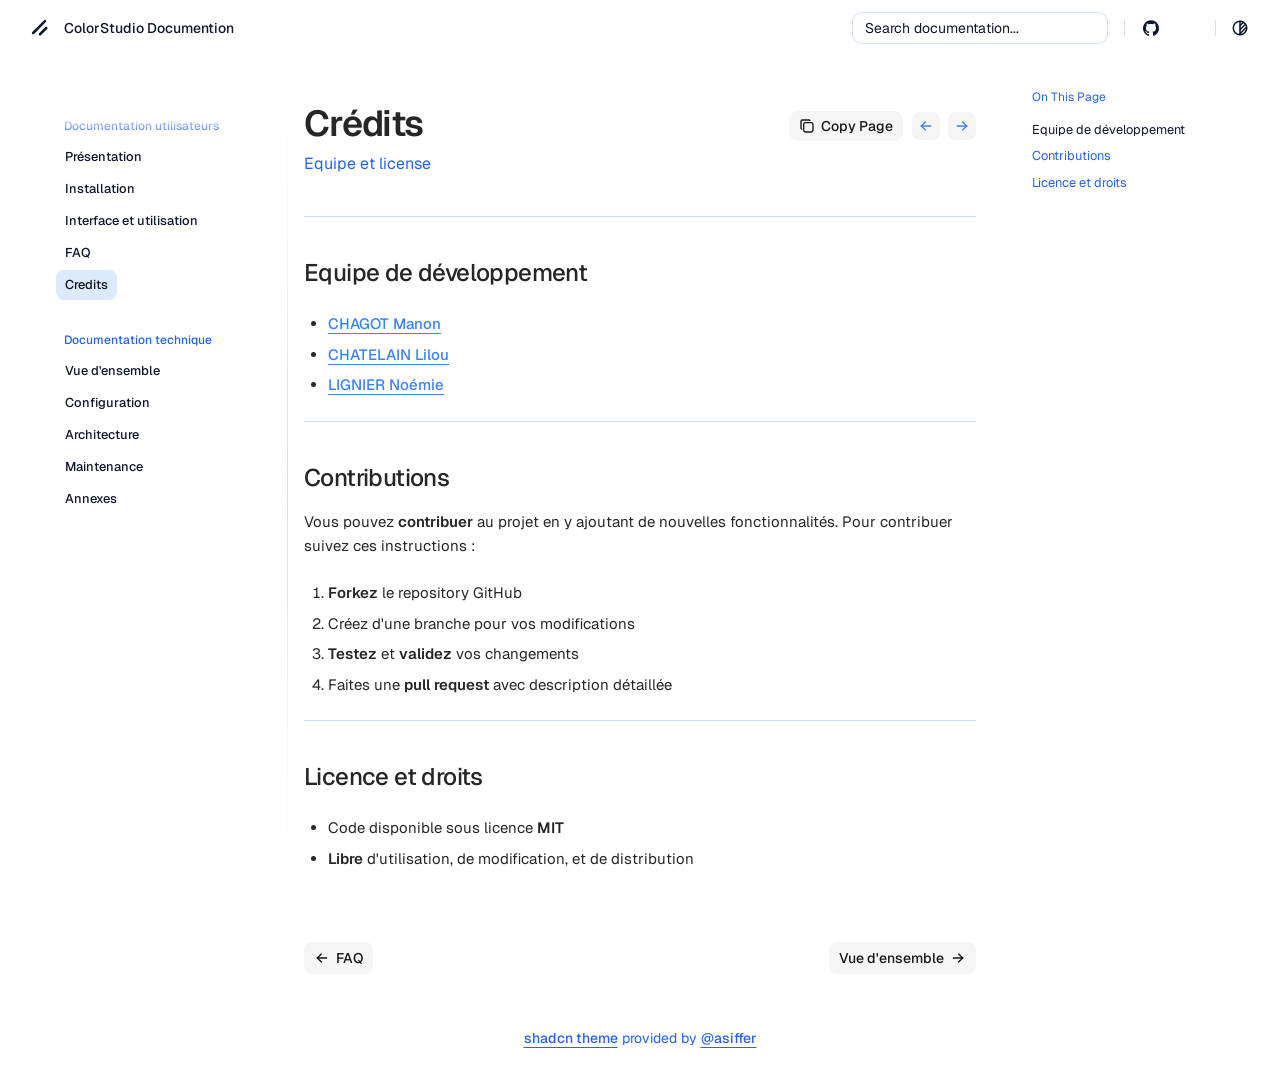
<file: credits/index.html>
<!DOCTYPE html>
<html lang="en">

<head>
    <script>
        const base_url = "https://nomimie16.github.io/colorStudio/"; /* for search plugin notably */
    </script>
    <script>
    const darkTheme = window.matchMedia("(prefers-color-scheme: dark)");
    darkTheme.onchange = (e) => {
        if (e.matches) {
            document.documentElement.classList.add("dark")
            localStorage.theme = 'dark';
        } else {
            document.documentElement.classList.remove("dark")
            localStorage.removeItem("theme")
        }
    };

    // On page load. Priotiry to lcaolStorage
    if (localStorage.theme === "dark") {
        document.documentElement.classList.add("dark")
    } else if (localStorage.theme === "light") {
        document.documentElement.classList.remove("dark")
    } else if (darkTheme.matches) {
        document.documentElement.classList.add("dark")
    } else {
        document.documentElement.classList.remove("dark")
    }

    // set the layout based on localStorage
    document.documentElement.classList.add(localStorage.getItem("html-layout") || "layout-fixed");
</script>


    <meta charset="UTF-8">
    <meta name="viewport" content="width=device-width, initial-scale=1">

    


<title>Crédits</title>









<link rel="canonical" href="https://nomimie16.github.io/colorStudio/credits/">


<!-- Open Graph (Facebook, LinkedIn) -->

<meta property="og:title" content="Crédits">





<meta property="og:url" content="https://nomimie16.github.io/colorStudio/credits/">






<!-- Twitter Card -->

<meta name="twitter:title" content="Crédits">






<!-- JSON-LD Structured Data -->



    <link rel="icon" href="../img/favicon.ico">

    <link href="../css/base.css" rel="stylesheet">
    <link href="../css/geist.css" rel="stylesheet">

    
    

<link id="pygments-light" rel="stylesheet"
    href="../css/pygments/shadcn-light.css">
<link id="pygments-dark" rel="stylesheet"
    href="../css/pygments/github-dark.css"
    media="(prefers-color-scheme: dark)">


    
    <link href="../overrides/theme.css" rel="stylesheet">

    

    <script src="../js/callbacks.js"></script>

    

    

    

    
    <script>
    document.addEventListener("DOMContentLoaded", function () {
        document.querySelectorAll("a.headerlink").forEach(function (link) {
            link.addEventListener("click", function (e) {
                e.preventDefault();

                // Build the full URL with the anchor fragment
                const url = window.location.origin + window.location.pathname + this.getAttribute("href");

                navigator.clipboard.writeText(url).then(function () {
                    // Optional: brief visual feedback
                });
            });
        });
    });
</script>
    

    
    
</head>

<body
    class="text-foreground group/body overscroll-none font-sans antialiased [--footer-height:calc(var(--spacing)*14)] [--header-height:calc(var(--spacing)*14)] xl:[--footer-height:calc(var(--spacing)*24)] theme-default">
    <div id="inner-body" class="bg-background relative z-10 flex min-h-svh flex-col">
        <header class="bg-background sticky top-0 z-50 w-full" view-transition-name="header">
    <div class="container-wrapper 3xl:fixed:px-0 px-6">
        <div class="3xl:fixed:container flex h-(--header-height) items-center gap-2 **:data-[slot=separator]:!h-4">
            <button id="menu-button" data-slot="popover-trigger" onclick="onMobileMenuButtonClick(event)"
                class="group whitespace-nowrap rounded-md text-sm font-medium transition-all disabled:pointer-events-none disabled:opacity-50 [&amp;_svg]:pointer-events-none [&amp;_svg:not([class*='size-'])]:size-4 shrink-0 [&amp;_svg]:shrink-0 outline-none focus-visible:border-ring focus-visible:ring-ring/50 aria-invalid:ring-destructive/20 dark:aria-invalid:ring-destructive/40 aria-invalid:border-destructive hover:text-accent-foreground px-4 py-2 has-[&gt;svg]:px-3 extend-touch-target h-8 touch-manipulation items-center justify-start gap-2.5 !p-0 hover:bg-transparent focus-visible:bg-transparent focus-visible:ring-0 active:bg-transparent dark:hover:bg-transparent flex lg:hidden"
                type="button" aria-haspopup="dialog" aria-expanded="false" aria-controls="radix-«Rmplb»"
                data-state="closed">
                <div class="relative flex h-8 w-4 items-center justify-center">
                    <div class="relative size-4">
                        <!-- 16px x 16px -->
                        <svg xmlns="http://www.w3.org/2000/svg" viewBox="0 0 16 16" fill="none" stroke="currentColor"
                            stroke-width="2" stroke-linecap="round" stroke-linejoin="round">
                            <line x1="0" x2="16" y1="5" y2="5"
                                class="group-data-[state=open]:translate-y-[2.25px] group-data-[state=open]:-translate-x-[2.25px] group-data-[state=open]:rotate-45 transition-all duration-300 origin-center" />
                            <line x1="0" x2="16" y1="11" y2="11"
                                class="group-data-[state=open]:-translate-y-[2.25px] group-data-[state=open]:-translate-x-[2.25px] group-data-[state=open]:-rotate-45 transition-all duration-300 origin-center" />
                        </svg>
                    </div>

                    <span class="sr-only">Toggle Menu</span>
                </div>
                <span class="flex h-8 items-center text-lg leading-none font-medium">Menu</span>
            </button>
            <a data-slot="button"
                class="items-center justify-center gap-2 whitespace-nowrap rounded-md text-sm font-medium transition-all disabled:pointer-events-none disabled:opacity-50 [&_svg]:pointer-events-none [&_svg:not([class*='size-'])]:size-5 shrink-0 [&_svg]:shrink-0 outline-none focus-visible:border-ring focus-visible:ring-ring/50 focus-visible:ring-[3px] aria-invalid:ring-destructive/20 dark:aria-invalid:ring-destructive/40 aria-invalid:border-destructive hover:bg-accent hover:text-accent-foreground dark:hover:bg-accent/50 hidden h-8 lg:flex"
                href="https://nomimie16.github.io/colorStudio/">
                <span class="size-8 flex flex-row justify-center items-center">
                    

<svg xmlns="http://www.w3.org/2000/svg" viewBox="0 0 256 256"
    class="size-5">
    <rect width="256" height="256" fill="none"></rect>
    <line x1="208" y1="128" x2="128" y2="208" fill="none" stroke="currentColor" stroke-linecap="round"
        stroke-linejoin="round" stroke-width="32"></line>
    <line x1="192" y1="40" x2="40" y2="192" fill="none" stroke="currentColor" stroke-linecap="round"
        stroke-linejoin="round" stroke-width="32"></line>
</svg>


                </span>

                
                <h1 class="pr-2">ColorStudio Documention</h1>
                
            </a>
            
            <div class="ml-auto flex items-center gap-2 md:flex-1 md:justify-end">
                <div class="hidden w-full flex-1 md:flex md:w-auto md:flex-none">
                    <div class="hidden w-full flex-1 md:flex md:w-auto md:flex-none">
    <button onclick="onSearchBarClick(event)" data-slot="dialog-trigger" data-variant="outline" data-size="default" class="inline-flex shrink-0 items-center gap-2 text-sm whitespace-nowrap transition-all outline-none focus-visible:border-ring focus-visible:ring-[3px] focus-visible:ring-ring/50 disabled:pointer-events-none disabled:opacity-50 aria-invalid:border-destructive aria-invalid:ring-destructive/20 dark:aria-invalid:ring-destructive/40 [&amp;_svg]:pointer-events-none [&amp;_svg]:shrink-0 [&amp;_svg:not([class*='size-'])]:size-4 border bg-background hover:text-accent-foreground dark:border-input dark:hover:bg-input/50 px-4 py-2 has-[&gt;svg]:px-3 relative h-8 w-full justify-start rounded-lg pl-3 font-normal text-foreground shadow-none hover:bg-muted/50 sm:pr-12 md:w-48 lg:w-56 xl:w-64 dark:bg-card" type="button" aria-haspopup="dialog" aria-expanded="false" aria-controls="radix-_r_1_" data-state="closed">
        <span class="hidden lg:inline-flex">Search documentation...</span>
        <span class="inline-flex lg:hidden">Search...</span>
    </button>
</div>
<dialog id="search-dialog" onclick="onSearchDialogClick(event)"
    class="fixed top-1/2 left-1/2 -translate-x-1/2 -translate-y-1/2 bg-background rounded-lg shadow-lg border overflow-hidden p-0">
    <div class="w-lg gap-4">
        <div class="flex h-full w-full flex-col overflow-hidden rounded-md bg-popover text-popover-foreground">
            <div data-slot="command-input-wrapper" class="flex h-9 items-center gap-2 border-b px-3"><svg
                    xmlns="http://www.w3.org/2000/svg" width="24" height="24" viewBox="0 0 24 24" fill="none"
                    stroke="currentColor" stroke-width="2" stroke-linecap="round" stroke-linejoin="round"
                    class="lucide lucide-search size-4 shrink-0 opacity-50">
                    <circle cx="11" cy="11" r="8"></circle>
                    <path d="m21 21-4.3-4.3"></path>
                </svg>
                <input data-slot="command-input"
                    class="placeholder:text-muted-foreground flex h-10 w-full rounded-md bg-transparent py-3 text-sm outline-hidden disabled:cursor-not-allowed disabled:opacity-50"
                    placeholder="Search documentation..." cmdk-input="" autocomplete="off" autocorrect="off"
                    spellcheck="false" aria-autocomplete="list" role="combobox" aria-expanded="true"
                    aria-controls="radix-«r1t6»" aria-labelledby="radix-«r1t7»" id="radix-«r1t8»" type="text" value=""
                    aria-activedescendant="radix-«r1th»" oninput="onInputHandler(event)">
            </div>
        </div>
        <div id="mkdocs-search-results">
            <!-- search results go there -->
        </div>
    </div>
</dialog>
<script>
    document.removeEventListener("keydown", searchShortcutHandler);
    document.addEventListener("keydown", searchShortcutHandler);
</script>
                </div>
                
                <div data-orientation="vertical" role="none" data-slot="separator"
                    class="bg-border shrink-0 data-[orientation=horizontal]:h-px data-[orientation=horizontal]:w-full data-[orientation=vertical]:h-full data-[orientation=vertical]:w-px ml-2 hidden lg:block">
                </div>
                <a target="_blank" rel="noreferrer" data-slot="button"
                    class="inline-flex items-center justify-center whitespace-nowrap text-sm font-medium transition-all disabled:pointer-events-none disabled:opacity-50 [&amp;_svg]:pointer-events-none [&amp;_svg:not([class*='size-'])]:size-4 shrink-0 [&amp;_svg]:shrink-0 outline-none focus-visible:border-ring focus-visible:ring-ring/50 focus-visible:ring-[3px] aria-invalid:ring-destructive/20 dark:aria-invalid:ring-destructive/40 aria-invalid:border-destructive hover:bg-accent hover:text-accent-foreground dark:hover:bg-accent/50 rounded-md gap-1.5 px-3 has-[&gt;svg]:px-2.5 h-8 shadow-none"
                    href="https://github.com/nomimie16/colorStudio">
                    <svg viewBox="0 0 438.549 438.549">
                        <path fill="currentColor"
                            d="M409.132 114.573c-19.608-33.596-46.205-60.194-79.798-79.8-33.598-19.607-70.277-29.408-110.063-29.408-39.781 0-76.472 9.804-110.063 29.408-33.596 19.605-60.192 46.204-79.8 79.8C9.803 148.168 0 184.854 0 224.63c0 47.78 13.94 90.745 41.827 128.906 27.884 38.164 63.906 64.572 108.063 79.227 5.14.954 8.945.283 11.419-1.996 2.475-2.282 3.711-5.14 3.711-8.562 0-.571-.049-5.708-.144-15.417a2549.81 2549.81 0 01-.144-25.406l-6.567 1.136c-4.187.767-9.469 1.092-15.846 1-6.374-.089-12.991-.757-19.842-1.999-6.854-1.231-13.229-4.086-19.13-8.559-5.898-4.473-10.085-10.328-12.56-17.556l-2.855-6.57c-1.903-4.374-4.899-9.233-8.992-14.559-4.093-5.331-8.232-8.945-12.419-10.848l-1.999-1.431c-1.332-.951-2.568-2.098-3.711-3.429-1.142-1.331-1.997-2.663-2.568-3.997-.572-1.335-.098-2.43 1.427-3.289 1.525-.859 4.281-1.276 8.28-1.276l5.708.853c3.807.763 8.516 3.042 14.133 6.851 5.614 3.806 10.229 8.754 13.846 14.842 4.38 7.806 9.657 13.754 15.846 17.847 6.184 4.093 12.419 6.136 18.699 6.136 6.28 0 11.704-.476 16.274-1.423 4.565-.952 8.848-2.383 12.847-4.285 1.713-12.758 6.377-22.559 13.988-29.41-10.848-1.14-20.601-2.857-29.264-5.14-8.658-2.286-17.605-5.996-26.835-11.14-9.235-5.137-16.896-11.516-22.985-19.126-6.09-7.614-11.088-17.61-14.987-29.979-3.901-12.374-5.852-26.648-5.852-42.826 0-23.035 7.52-42.637 22.557-58.817-7.044-17.318-6.379-36.732 1.997-58.24 5.52-1.715 13.706-.428 24.554 3.853 10.85 4.283 18.794 7.952 23.84 10.994 5.046 3.041 9.089 5.618 12.135 7.708 17.705-4.947 35.976-7.421 54.818-7.421s37.117 2.474 54.823 7.421l10.849-6.849c7.419-4.57 16.18-8.758 26.262-12.565 10.088-3.805 17.802-4.853 23.134-3.138 8.562 21.509 9.325 40.922 2.279 58.24 15.036 16.18 22.559 35.787 22.559 58.817 0 16.178-1.958 30.497-5.853 42.966-3.9 12.471-8.941 22.457-15.125 29.979-6.191 7.521-13.901 13.85-23.131 18.986-9.232 5.14-18.182 8.85-26.84 11.136-8.662 2.286-18.415 4.004-29.263 5.146 9.894 8.562 14.842 22.077 14.842 40.539v60.237c0 3.422 1.19 6.279 3.572 8.562 2.379 2.279 6.136 2.95 11.276 1.995 44.163-14.653 80.185-41.062 108.068-79.226 27.88-38.161 41.825-81.126 41.825-128.906-.01-39.771-9.818-76.454-29.414-110.049z">
                        </path>
                    </svg>
                    
                    <span id="stargazers" class="text-muted-foreground w-8 text-xs tabular-nums" onload="test()">
                    </span>
                    
                </a>
                
                <div data-orientation="vertical" role="none" data-slot="separator"
                    class="bg-border shrink-0 data-[orientation=horizontal]:h-px data-[orientation=horizontal]:w-full data-[orientation=vertical]:h-full data-[orientation=vertical]:w-px 3xl:flex hidden">
                </div>
                <button data-slot="button"
                    class="items-center justify-center gap-2 whitespace-nowrap rounded-md text-sm font-medium transition-all disabled:pointer-events-none disabled:opacity-50 [&amp;_svg]:pointer-events-none [&amp;_svg:not([class*='size-'])]:size-4 shrink-0 [&amp;_svg]:shrink-0 outline-none focus-visible:border-ring focus-visible:ring-ring/50 focus-visible:ring-[3px] aria-invalid:ring-destructive/20 dark:aria-invalid:ring-destructive/40 aria-invalid:border-destructive hover:bg-accent hover:text-accent-foreground dark:hover:bg-accent/50 size-8 3xl:flex hidden"
                    title="Toggle layout" onclick="toggleLayout(event)">
                    <span class="sr-only">Toggle layout</span>
                    <svg xmlns="http://www.w3.org/2000/svg" width="24" height="24" viewBox="0 0 24 24" fill="none"
                        stroke="currentColor" stroke-width="2" stroke-linecap="round" stroke-linejoin="round"
                        class="lucide lucide-gallery-horizontal">
                        <path d="M2 3v18"></path>
                        <rect width="12" height="18" x="6" y="3" rx="2"></rect>
                        <path d="M22 3v18"></path>
                    </svg>
                </button>
                <div data-orientation="vertical" role="none" data-slot="separator"
                    class="bg-border shrink-0 data-[orientation=horizontal]:h-px data-[orientation=horizontal]:w-full data-[orientation=vertical]:h-full data-[orientation=vertical]:w-px">
                </div>
                <button data-slot="button"
                    class="inline-flex items-center justify-center gap-2 whitespace-nowrap rounded-md text-sm font-medium transition-all disabled:pointer-events-none disabled:opacity-50 [&amp;_svg]:pointer-events-none [&amp;_svg:not([class*='size-'])]:size-4 shrink-0 [&amp;_svg]:shrink-0 outline-none focus-visible:border-ring focus-visible:ring-ring/50 focus-visible:ring-[3px] aria-invalid:ring-destructive/20 dark:aria-invalid:ring-destructive/40 aria-invalid:border-destructive hover:bg-accent hover:text-accent-foreground dark:hover:bg-accent/50 group/toggle extend-touch-target size-8"
                    title="Toggle theme" onclick="onThemeSwitch(event)">
                    <svg xmlns="http://www.w3.org/2000/svg" width="24" height="24" viewBox="0 0 24 24" fill="none"
                        stroke="currentColor" stroke-width="2" stroke-linecap="round" stroke-linejoin="round"
                        class="size-4.5">
                        <path stroke="none" d="M0 0h24v24H0z" fill="none"></path>
                        <path d="M12 12m-9 0a9 9 0 1 0 18 0a9 9 0 1 0 -18 0"></path>
                        <path d="M12 3l0 18"></path>
                        <path d="M12 9l4.65 -4.65"></path>
                        <path d="M12 14.3l7.37 -7.37"></path>
                        <path d="M12 19.6l8.85 -8.85"></path>
                    </svg>
                    <span class="sr-only">Toggle theme</span>
                </button>
            </div>
        </div>
    </div>
</header>
        <main class="flex flex-1 flex-col">
            <div class="container-wrapper flex flex-1 flex-col px-2">
                <div data-slot="sidebar-wrapper"
                    style="--sidebar-width:calc(var(--spacing) * 72);--sidebar-width-icon:3rem;"
                    class="group/sidebar-wrapper has-data-[variant=inset]:bg-sidebar flex w-full 3xl:fixed:container 3xl:fixed:px-3 min-h-min flex-1 items-start px-0 [--sidebar-width:220px] [--top-spacing:0] lg:grid lg:grid-cols-[var(--sidebar-width)_minmax(0,1fr)] lg:[--sidebar-width:240px] lg:[--top-spacing:calc(var(--spacing)*4)]">
                    <div data-slot="sidebar"
                        class="w-(--sidebar-width) flex-col text-sidebar-foreground sticky top-[calc(var(--header-height)+0.6rem)] z-30 hidden h-[calc(100svh-10rem)] overscroll-none bg-transparent [--sidebar-menu-width:--spacing(56)] lg:flex">
                        <div class="h-9"></div>
                        <div
                            class="absolute top-8 z-10 h-8 w-(--sidebar-menu-width) shrink-0 bg-gradient-to-b from-background via-background/80 to-background/50 blur-xs">
                        </div>
                        <div
                            class="absolute top-12 right-2 bottom-0 hidden h-full w-px bg-gradient-to-b from-transparent via-border to-transparent lg:flex">
                        </div>
                        <div data-slot="sidebar-content" data-sidebar="content" view-transition-name="sidebar"
                            class="flex min-h-0 flex-1 flex-col gap-2 overflow-auto group-data-[collapsible=icon]:overflow-hidden mx-auto no-scrollbar w-(--sidebar-menu-width) overflow-x-hidden px-2">
                            














<div data-slot="sidebar-group" data-sidebar="group" class="relative flex w-full min-w-0 flex-col p-2">
    <div data-slot="sidebar-group-label" data-sidebar="group-label"
        class="flex h-8 shrink-0 items-center rounded-md px-2 text-xs ring-sidebar-ring outline-hidden transition-[margin,opacity] duration-200 ease-linear focus-visible:ring-2 [&>svg]:size-4 [&>svg]:shrink-0 group-data-[collapsible=icon]:-mt-8 group-data-[collapsible=icon]:opacity-0 font-medium text-muted-foreground">
        Documentation utilisateurs</div>
    <div data-slot="sidebar-group-content" data-sidebar="group-content" class="w-full text-sm">
        <ul data-slot="sidebar-menu" data-sidebar="menu" class="flex w-full min-w-0 flex-col gap-0.5">
            
            <li data-slot="sidebar-menu-item" data-sidebar="menu-item" class="group/menu-item relative">
    <a data-slot="sidebar-menu-button" data-active="false" data-sidebar="menu-button"
        data-size="default" href="/colorStudio/"
        class="hpeer/menu-button flex items-center gap-2 rounded-md p-2 text-left ring-sidebar-ring outline-hidden transition-[width,height,padding] group-has-data-[sidebar=menu-action]/menu-item:pr-8 group-data-[collapsible=icon]:size-8! group-data-[collapsible=icon]:p-2! focus-visible:ring-2 active:bg-sidebar-accent active:text-sidebar-accent-foreground disabled:pointer-events-none disabled:opacity-50 aria-disabled:pointer-events-none aria-disabled:opacity-50 data-[active=true]:font-medium data-[active=true]:text-sidebar-accent-foreground data-[state=open]:hover:bg-sidebar-accent data-[state=open]:hover:text-sidebar-accent-foreground [&>span:last-child]:truncate [&>svg]:size-4 [&>svg]:shrink-0 hover:bg-sidebar-accent hover:text-sidebar-accent-foreground relative h-[30px] w-fit overflow-visible border border-transparent text-[0.8rem] font-medium after:absolute after:inset-x-0 after:-inset-y-1 after:z-0 after:rounded-md data-[active=true]:border-accent data-[active=true]:bg-accent 3xl:fixed:w-full 3xl:fixed:max-w-48">

        
        Présentation
        

        

        

        
    </a>
</li>
            
            <li data-slot="sidebar-menu-item" data-sidebar="menu-item" class="group/menu-item relative">
    <a data-slot="sidebar-menu-button" data-active="false" data-sidebar="menu-button"
        data-size="default" href="/colorStudio/install/"
        class="hpeer/menu-button flex items-center gap-2 rounded-md p-2 text-left ring-sidebar-ring outline-hidden transition-[width,height,padding] group-has-data-[sidebar=menu-action]/menu-item:pr-8 group-data-[collapsible=icon]:size-8! group-data-[collapsible=icon]:p-2! focus-visible:ring-2 active:bg-sidebar-accent active:text-sidebar-accent-foreground disabled:pointer-events-none disabled:opacity-50 aria-disabled:pointer-events-none aria-disabled:opacity-50 data-[active=true]:font-medium data-[active=true]:text-sidebar-accent-foreground data-[state=open]:hover:bg-sidebar-accent data-[state=open]:hover:text-sidebar-accent-foreground [&>span:last-child]:truncate [&>svg]:size-4 [&>svg]:shrink-0 hover:bg-sidebar-accent hover:text-sidebar-accent-foreground relative h-[30px] w-fit overflow-visible border border-transparent text-[0.8rem] font-medium after:absolute after:inset-x-0 after:-inset-y-1 after:z-0 after:rounded-md data-[active=true]:border-accent data-[active=true]:bg-accent 3xl:fixed:w-full 3xl:fixed:max-w-48">

        
        Installation
        

        

        

        
    </a>
</li>
            
            <li data-slot="sidebar-menu-item" data-sidebar="menu-item" class="group/menu-item relative">
    <a data-slot="sidebar-menu-button" data-active="false" data-sidebar="menu-button"
        data-size="default" href="/colorStudio/utilisation/"
        class="hpeer/menu-button flex items-center gap-2 rounded-md p-2 text-left ring-sidebar-ring outline-hidden transition-[width,height,padding] group-has-data-[sidebar=menu-action]/menu-item:pr-8 group-data-[collapsible=icon]:size-8! group-data-[collapsible=icon]:p-2! focus-visible:ring-2 active:bg-sidebar-accent active:text-sidebar-accent-foreground disabled:pointer-events-none disabled:opacity-50 aria-disabled:pointer-events-none aria-disabled:opacity-50 data-[active=true]:font-medium data-[active=true]:text-sidebar-accent-foreground data-[state=open]:hover:bg-sidebar-accent data-[state=open]:hover:text-sidebar-accent-foreground [&>span:last-child]:truncate [&>svg]:size-4 [&>svg]:shrink-0 hover:bg-sidebar-accent hover:text-sidebar-accent-foreground relative h-[30px] w-fit overflow-visible border border-transparent text-[0.8rem] font-medium after:absolute after:inset-x-0 after:-inset-y-1 after:z-0 after:rounded-md data-[active=true]:border-accent data-[active=true]:bg-accent 3xl:fixed:w-full 3xl:fixed:max-w-48">

        
        Interface et utilisation
        

        

        

        
    </a>
</li>
            
            <li data-slot="sidebar-menu-item" data-sidebar="menu-item" class="group/menu-item relative">
    <a data-slot="sidebar-menu-button" data-active="false" data-sidebar="menu-button"
        data-size="default" href="/colorStudio/faq/"
        class="hpeer/menu-button flex items-center gap-2 rounded-md p-2 text-left ring-sidebar-ring outline-hidden transition-[width,height,padding] group-has-data-[sidebar=menu-action]/menu-item:pr-8 group-data-[collapsible=icon]:size-8! group-data-[collapsible=icon]:p-2! focus-visible:ring-2 active:bg-sidebar-accent active:text-sidebar-accent-foreground disabled:pointer-events-none disabled:opacity-50 aria-disabled:pointer-events-none aria-disabled:opacity-50 data-[active=true]:font-medium data-[active=true]:text-sidebar-accent-foreground data-[state=open]:hover:bg-sidebar-accent data-[state=open]:hover:text-sidebar-accent-foreground [&>span:last-child]:truncate [&>svg]:size-4 [&>svg]:shrink-0 hover:bg-sidebar-accent hover:text-sidebar-accent-foreground relative h-[30px] w-fit overflow-visible border border-transparent text-[0.8rem] font-medium after:absolute after:inset-x-0 after:-inset-y-1 after:z-0 after:rounded-md data-[active=true]:border-accent data-[active=true]:bg-accent 3xl:fixed:w-full 3xl:fixed:max-w-48">

        
        FAQ
        

        

        

        
    </a>
</li>
            
            <li data-slot="sidebar-menu-item" data-sidebar="menu-item" class="group/menu-item relative">
    <a data-slot="sidebar-menu-button" data-active="true" data-sidebar="menu-button"
        data-size="default" href="/colorStudio/credits/"
        class="hpeer/menu-button flex items-center gap-2 rounded-md p-2 text-left ring-sidebar-ring outline-hidden transition-[width,height,padding] group-has-data-[sidebar=menu-action]/menu-item:pr-8 group-data-[collapsible=icon]:size-8! group-data-[collapsible=icon]:p-2! focus-visible:ring-2 active:bg-sidebar-accent active:text-sidebar-accent-foreground disabled:pointer-events-none disabled:opacity-50 aria-disabled:pointer-events-none aria-disabled:opacity-50 data-[active=true]:font-medium data-[active=true]:text-sidebar-accent-foreground data-[state=open]:hover:bg-sidebar-accent data-[state=open]:hover:text-sidebar-accent-foreground [&>span:last-child]:truncate [&>svg]:size-4 [&>svg]:shrink-0 hover:bg-sidebar-accent hover:text-sidebar-accent-foreground relative h-[30px] w-fit overflow-visible border border-transparent text-[0.8rem] font-medium after:absolute after:inset-x-0 after:-inset-y-1 after:z-0 after:rounded-md data-[active=true]:border-accent data-[active=true]:bg-accent 3xl:fixed:w-full 3xl:fixed:max-w-48">

        
        Credits
        

        

        

        
    </a>
</li>
            
        </ul>
    </div>
</div>



<div data-slot="sidebar-group" data-sidebar="group" class="relative flex w-full min-w-0 flex-col p-2">
    <div data-slot="sidebar-group-label" data-sidebar="group-label"
        class="flex h-8 shrink-0 items-center rounded-md px-2 text-xs ring-sidebar-ring outline-hidden transition-[margin,opacity] duration-200 ease-linear focus-visible:ring-2 [&>svg]:size-4 [&>svg]:shrink-0 group-data-[collapsible=icon]:-mt-8 group-data-[collapsible=icon]:opacity-0 font-medium text-muted-foreground">
        Documentation technique</div>
    <div data-slot="sidebar-group-content" data-sidebar="group-content" class="w-full text-sm">
        <ul data-slot="sidebar-menu" data-sidebar="menu" class="flex w-full min-w-0 flex-col gap-0.5">
            
            <li data-slot="sidebar-menu-item" data-sidebar="menu-item" class="group/menu-item relative">
    <a data-slot="sidebar-menu-button" data-active="false" data-sidebar="menu-button"
        data-size="default" href="/colorStudio/overview/"
        class="hpeer/menu-button flex items-center gap-2 rounded-md p-2 text-left ring-sidebar-ring outline-hidden transition-[width,height,padding] group-has-data-[sidebar=menu-action]/menu-item:pr-8 group-data-[collapsible=icon]:size-8! group-data-[collapsible=icon]:p-2! focus-visible:ring-2 active:bg-sidebar-accent active:text-sidebar-accent-foreground disabled:pointer-events-none disabled:opacity-50 aria-disabled:pointer-events-none aria-disabled:opacity-50 data-[active=true]:font-medium data-[active=true]:text-sidebar-accent-foreground data-[state=open]:hover:bg-sidebar-accent data-[state=open]:hover:text-sidebar-accent-foreground [&>span:last-child]:truncate [&>svg]:size-4 [&>svg]:shrink-0 hover:bg-sidebar-accent hover:text-sidebar-accent-foreground relative h-[30px] w-fit overflow-visible border border-transparent text-[0.8rem] font-medium after:absolute after:inset-x-0 after:-inset-y-1 after:z-0 after:rounded-md data-[active=true]:border-accent data-[active=true]:bg-accent 3xl:fixed:w-full 3xl:fixed:max-w-48">

        
        Vue d'ensemble
        

        

        

        
    </a>
</li>
            
            <li data-slot="sidebar-menu-item" data-sidebar="menu-item" class="group/menu-item relative">
    <a data-slot="sidebar-menu-button" data-active="false" data-sidebar="menu-button"
        data-size="default" href="/colorStudio/config/"
        class="hpeer/menu-button flex items-center gap-2 rounded-md p-2 text-left ring-sidebar-ring outline-hidden transition-[width,height,padding] group-has-data-[sidebar=menu-action]/menu-item:pr-8 group-data-[collapsible=icon]:size-8! group-data-[collapsible=icon]:p-2! focus-visible:ring-2 active:bg-sidebar-accent active:text-sidebar-accent-foreground disabled:pointer-events-none disabled:opacity-50 aria-disabled:pointer-events-none aria-disabled:opacity-50 data-[active=true]:font-medium data-[active=true]:text-sidebar-accent-foreground data-[state=open]:hover:bg-sidebar-accent data-[state=open]:hover:text-sidebar-accent-foreground [&>span:last-child]:truncate [&>svg]:size-4 [&>svg]:shrink-0 hover:bg-sidebar-accent hover:text-sidebar-accent-foreground relative h-[30px] w-fit overflow-visible border border-transparent text-[0.8rem] font-medium after:absolute after:inset-x-0 after:-inset-y-1 after:z-0 after:rounded-md data-[active=true]:border-accent data-[active=true]:bg-accent 3xl:fixed:w-full 3xl:fixed:max-w-48">

        
        Configuration
        

        

        

        
    </a>
</li>
            
            <li data-slot="sidebar-menu-item" data-sidebar="menu-item" class="group/menu-item relative">
    <a data-slot="sidebar-menu-button" data-active="false" data-sidebar="menu-button"
        data-size="default" href="/colorStudio/architecture/"
        class="hpeer/menu-button flex items-center gap-2 rounded-md p-2 text-left ring-sidebar-ring outline-hidden transition-[width,height,padding] group-has-data-[sidebar=menu-action]/menu-item:pr-8 group-data-[collapsible=icon]:size-8! group-data-[collapsible=icon]:p-2! focus-visible:ring-2 active:bg-sidebar-accent active:text-sidebar-accent-foreground disabled:pointer-events-none disabled:opacity-50 aria-disabled:pointer-events-none aria-disabled:opacity-50 data-[active=true]:font-medium data-[active=true]:text-sidebar-accent-foreground data-[state=open]:hover:bg-sidebar-accent data-[state=open]:hover:text-sidebar-accent-foreground [&>span:last-child]:truncate [&>svg]:size-4 [&>svg]:shrink-0 hover:bg-sidebar-accent hover:text-sidebar-accent-foreground relative h-[30px] w-fit overflow-visible border border-transparent text-[0.8rem] font-medium after:absolute after:inset-x-0 after:-inset-y-1 after:z-0 after:rounded-md data-[active=true]:border-accent data-[active=true]:bg-accent 3xl:fixed:w-full 3xl:fixed:max-w-48">

        
        Architecture
        

        

        

        
    </a>
</li>
            
            <li data-slot="sidebar-menu-item" data-sidebar="menu-item" class="group/menu-item relative">
    <a data-slot="sidebar-menu-button" data-active="false" data-sidebar="menu-button"
        data-size="default" href="/colorStudio/maintenance/"
        class="hpeer/menu-button flex items-center gap-2 rounded-md p-2 text-left ring-sidebar-ring outline-hidden transition-[width,height,padding] group-has-data-[sidebar=menu-action]/menu-item:pr-8 group-data-[collapsible=icon]:size-8! group-data-[collapsible=icon]:p-2! focus-visible:ring-2 active:bg-sidebar-accent active:text-sidebar-accent-foreground disabled:pointer-events-none disabled:opacity-50 aria-disabled:pointer-events-none aria-disabled:opacity-50 data-[active=true]:font-medium data-[active=true]:text-sidebar-accent-foreground data-[state=open]:hover:bg-sidebar-accent data-[state=open]:hover:text-sidebar-accent-foreground [&>span:last-child]:truncate [&>svg]:size-4 [&>svg]:shrink-0 hover:bg-sidebar-accent hover:text-sidebar-accent-foreground relative h-[30px] w-fit overflow-visible border border-transparent text-[0.8rem] font-medium after:absolute after:inset-x-0 after:-inset-y-1 after:z-0 after:rounded-md data-[active=true]:border-accent data-[active=true]:bg-accent 3xl:fixed:w-full 3xl:fixed:max-w-48">

        
        Maintenance
        

        

        

        
    </a>
</li>
            
            <li data-slot="sidebar-menu-item" data-sidebar="menu-item" class="group/menu-item relative">
    <a data-slot="sidebar-menu-button" data-active="false" data-sidebar="menu-button"
        data-size="default" href="/colorStudio/annexes/"
        class="hpeer/menu-button flex items-center gap-2 rounded-md p-2 text-left ring-sidebar-ring outline-hidden transition-[width,height,padding] group-has-data-[sidebar=menu-action]/menu-item:pr-8 group-data-[collapsible=icon]:size-8! group-data-[collapsible=icon]:p-2! focus-visible:ring-2 active:bg-sidebar-accent active:text-sidebar-accent-foreground disabled:pointer-events-none disabled:opacity-50 aria-disabled:pointer-events-none aria-disabled:opacity-50 data-[active=true]:font-medium data-[active=true]:text-sidebar-accent-foreground data-[state=open]:hover:bg-sidebar-accent data-[state=open]:hover:text-sidebar-accent-foreground [&>span:last-child]:truncate [&>svg]:size-4 [&>svg]:shrink-0 hover:bg-sidebar-accent hover:text-sidebar-accent-foreground relative h-[30px] w-fit overflow-visible border border-transparent text-[0.8rem] font-medium after:absolute after:inset-x-0 after:-inset-y-1 after:z-0 after:rounded-md data-[active=true]:border-accent data-[active=true]:bg-accent 3xl:fixed:w-full 3xl:fixed:max-w-48">

        
        Annexes
        

        

        

        
    </a>
</li>
            
        </ul>
    </div>
</div>





<div class="sticky -bottom-1 z-10 h-16 shrink-0 bg-gradient-to-t from-background via-background/80 to-background/50 blur-xs"></div>
                        </div>
                    </div>
                    <div class="h-full w-full">
                        <div data-slot="docs" class="flex items-stretch text-[1.05rem] sm:text-[15px] xl:w-full">
                            <div class="flex min-w-0 flex-1 flex-col">
                                <div class="h-(--top-spacing) shrink-0"></div>
                                <article class="w-full" view-transition-name="page">
  <div class="flex flex-col gap-2">
    <div class="flex flex-col gap-2">
      <div id="page-header" class="flex items-start justify-between">
        <h1 class="scroll-m-20 text-4xl font-semibold tracking-tight sm:text-3xl xl:text-4xl">
          Crédits
        </h1>

        <div class="flex items-center gap-2 pt-1.5">
          
<button
    onclick="fetch(`https://nomimie16.github.io/colorStudio/credits.md`).then((r) => r.blob()).then((blob) => navigator.clipboard.write([new ClipboardItem({ 'text/plain': blob })]))"
    data-slot="button" class="secondary cursor-pointer">
    <svg xmlns="http://www.w3.org/2000/svg" width="24" height="24" viewBox="0 0 24 24" fill="none" stroke="currentColor"
        stroke-width="2" stroke-linecap="round" stroke-linejoin="round" class="tabler-icon tabler-icon-copy ">
        <path
            d="M7 7m0 2.667a2.667 2.667 0 0 1 2.667 -2.667h8.666a2.667 2.667 0 0 1 2.667 2.667v8.666a2.667 2.667 0 0 1 -2.667 2.667h-8.666a2.667 2.667 0 0 1 -2.667 -2.667z">
        </path>
        <path d="M4.012 16.737a2.005 2.005 0 0 1 -1.012 -1.737v-10c0 -1.1 .9 -2 2 -2h10c.75 0 1.158 .385 1.5 1"></path>
    </svg>
    <span class="max-md:hidden">Copy Page</span>
</button>
          
          <a data-slot="button" id="previous-button"
            class="inline-flex items-center justify-center gap-2 whitespace-nowrap rounded-md text-sm font-medium transition-all disabled:pointer-events-none disabled:opacity-50 [&amp;_svg]:pointer-events-none [&amp;_svg:not([class*='size-'])]:size-4 shrink-0 [&amp;_svg]:shrink-0 outline-none focus-visible:border-ring focus-visible:ring-ring/50 focus-visible:ring-[3px] aria-invalid:ring-destructive/20 dark:aria-invalid:ring-destructive/40 aria-invalid:border-destructive bg-secondary text-secondary-foreground hover:bg-secondary/80 extend-touch-target size-8 shadow-none md:size-7"
            href="/colorStudio/faq/">
            <svg xmlns="http://www.w3.org/2000/svg" width="24" height="24" viewBox="0 0 24 24" fill="none"
              stroke="currentColor" stroke-width="2" stroke-linecap="round" stroke-linejoin="round"
              class="tabler-icon tabler-icon-arrow-left">
              <path d="M5 12l14 0"></path>
              <path d="M5 12l6 6"></path>
              <path d="M5 12l6 -6"></path>
            </svg>
            <span class="sr-only">Previous</span>
          </a>
          
          
          <a data-slot="button" id="next-button"
            class="inline-flex items-center justify-center gap-2 whitespace-nowrap rounded-md text-sm font-medium transition-all disabled:pointer-events-none disabled:opacity-50 [&amp;_svg]:pointer-events-none [&amp;_svg:not([class*='size-'])]:size-4 shrink-0 [&amp;_svg]:shrink-0 outline-none focus-visible:border-ring focus-visible:ring-ring/50 focus-visible:ring-[3px] aria-invalid:ring-destructive/20 dark:aria-invalid:ring-destructive/40 aria-invalid:border-destructive bg-secondary text-secondary-foreground hover:bg-secondary/80 extend-touch-target size-8 shadow-none md:size-7"
            href="/colorStudio/overview/">
            <span class="sr-only">Next</span>
            <svg xmlns="http://www.w3.org/2000/svg" width="24" height="24" viewBox="0 0 24 24" fill="none"
              stroke="currentColor" stroke-width="2" stroke-linecap="round" stroke-linejoin="round"
              class="tabler-icon tabler-icon-arrow-right">
              <path d="M5 12l14 0"></path>
              <path d="M13 18l6 -6"></path>
              <path d="M13 6l6 6"></path>
            </svg>
          </a>
          
        </div>
      </div>
      
      <p id="summary" class="text-muted-foreground text-[1.05rem] text-balance sm:text-base">
        Equipe et license
      </p>
      
    </div>
    <div class="flex justify-end items-center">
       
    </div>
  </div>
  <div class="typography w-full flex-1 *:data-[slot=alert]:first:mt-0">
    <hr />
<h2 id="equipe-de-developpement">Equipe de développement</h2>
<ul>
<li><a href="https://github.com/Manuki17">CHAGOT Manon</a></li>
<li><a href="https://github.com/liiloouu16">CHATELAIN Lilou</a></li>
<li><a href="https://github.com/nomimie16">LIGNIER Noémie</a></li>
</ul>
<hr />
<h2 id="contributions">Contributions</h2>
<p>Vous pouvez <strong>contribuer</strong> au projet en y ajoutant de nouvelles fonctionnalités. Pour contribuer suivez ces instructions :</p>
<ol>
<li><strong>Forkez</strong> le repository GitHub</li>
<li>Créez d'une branche pour vos modifications</li>
<li><strong>Testez</strong> et <strong>validez</strong> vos changements</li>
<li>Faites une <strong>pull request</strong> avec description détaillée</li>
</ol>
<hr />
<h2 id="licence-et-droits">Licence et droits</h2>
<ul>
<li>Code disponible sous licence <strong>MIT</strong></li>
<li><strong>Libre</strong> d'utilisation, de modification, et de distribution</li>
</ul>
  </div>
  
  <script>
    document.querySelectorAll('article h2, article h3').forEach((header) => {
      toc.observer.observe(header);
    });
  </script>
</article>
                                <div class="mx-auto flex flex-wrap h-16 w-full max-w-2xl items-center gap-2 px-4 md:px-0">
    
    <a data-slot="button"
        class="inline-flex items-center justify-center whitespace-nowrap text-sm font-medium transition-all disabled:pointer-events-none disabled:opacity-50 [&amp;_svg]:pointer-events-none [&amp;_svg:not([class*='size-'])]:size-4 shrink-0 [&amp;_svg]:shrink-0 outline-none focus-visible:border-ring focus-visible:ring-ring/50 focus-visible:ring-[3px] aria-invalid:ring-destructive/20 dark:aria-invalid:ring-destructive/40 aria-invalid:border-destructive bg-secondary text-secondary-foreground hover:bg-secondary/80 h-8 rounded-md gap-1.5 px-3 has-[&gt;svg]:px-2.5 shadow-none"
        href="/colorStudio/faq/">
        <svg xmlns="http://www.w3.org/2000/svg" width="24" height="24" viewBox="0 0 24 24" fill="none"
            stroke="currentColor" stroke-width="2" stroke-linecap="round" stroke-linejoin="round"
            class="tabler-icon tabler-icon-arrow-left ">
            <path d="M5 12l14 0"></path>
            <path d="M5 12l6 6"></path>
            <path d="M5 12l6 -6"></path>
        </svg>
        <span class="max-[500px]:hidden">FAQ</span>
    </a>
    
    
    <a data-slot="button"
        class="inline-flex items-center justify-center whitespace-nowrap text-sm font-medium transition-all disabled:pointer-events-none disabled:opacity-50 [&amp;_svg]:pointer-events-none [&amp;_svg:not([class*='size-'])]:size-4 shrink-0 [&amp;_svg]:shrink-0 outline-none focus-visible:border-ring focus-visible:ring-ring/50 focus-visible:ring-[3px] aria-invalid:ring-destructive/20 dark:aria-invalid:ring-destructive/40 aria-invalid:border-destructive bg-secondary text-secondary-foreground hover:bg-secondary/80 h-8 rounded-md gap-1.5 px-3 has-[&gt;svg]:px-2.5 ml-auto shadow-none"
        href="/colorStudio/overview/">
        <span class="max-[500px]:hidden">Vue d'ensemble</span>
        <svg xmlns="http://www.w3.org/2000/svg" width="24" height="24" viewBox="0 0 24 24" fill="none"
            stroke="currentColor" stroke-width="2" stroke-linecap="round" stroke-linejoin="round"
            class="tabler-icon tabler-icon-arrow-right ">
            <path d="M5 12l14 0"></path>
            <path d="M13 18l6 -6"></path>
            <path d="M13 6l6 6"></path>
        </svg>
    </a>
    
</div>
                                <dialog id="bottom-sidebar" onclick="onBottomSidebarDialogClick(event)" class="bg-transparent"
    style="position: fixed; left: 0px; top: 0px; transform: translate(0px, 58px); min-width: max-content; --radix-popper-transform-origin: 0% 0px; will-change: transform; z-index: 50; --radix-popper-available-width: 504px; --radix-popper-available-height: 857px; --radix-popper-anchor-width: 72.94999694824219px; --radix-popper-anchor-height: 32px;">
    <div data-side="bottom" data-align="start" data-state="open" role="dialog" data-slot="popover-content"
        class="text-popover-foreground data-[state=open]:animate-in data-[state=closed]:animate-out data-[state=closed]:fade-out-0 data-[state=open]:fade-in-0 data-[state=closed]:zoom-out-95 data-[state=open]:zoom-in-95 data-[side=bottom]:slide-in-from-top-2 data-[side=left]:slide-in-from-right-2 data-[side=right]:slide-in-from-left-2 data-[side=top]:slide-in-from-bottom-2 z-50 origin-(--radix-popover-content-transform-origin) border outline-hidden bg-background/90 no-scrollbar h-(--radix-popper-available-height) w-(--radix-popper-available-width) overflow-y-auto rounded-none border-none p-0 shadow-none backdrop-blur duration-100"
        style="--radix-popover-content-transform-origin: var(--radix-popper-transform-origin); --radix-popover-content-available-width: var(--radix-popper-available-width); --radix-popover-content-available-height: var(--radix-popper-available-height); --radix-popover-trigger-width: var(--radix-popper-anchor-width); --radix-popover-trigger-height: var(--radix-popper-anchor-height);"
        tabindex="-1">
        <div class="flex flex-col gap-12 overflow-auto px-6 py-6">
            
            
            

            

            
            <div class="flex flex-col gap-8">
                
                <div class="flex flex-col gap-4">
                    <div class="text-muted-foreground text-sm font-medium">Documentation utilisateurs</div>
                    
                    <div class="flex flex-col gap-3">
                        
                        <a class="text-2xl font-medium" href="..">
                            
                            Présentation
                            
                        </a>
                        
                        <a class="text-2xl font-medium" href="../install/">
                            
                            Installation
                            
                        </a>
                        
                        <a class="text-2xl font-medium" href="../utilisation/">
                            
                            Interface et utilisation
                            
                        </a>
                        
                        <a class="text-2xl font-medium" href="../faq/">
                            
                            FAQ
                            
                        </a>
                        
                        <a class="text-2xl font-medium" href="./">
                            
                            Credits
                            
                        </a>
                        
                    </div>
                    
                </div>
                
                <div class="flex flex-col gap-4">
                    <div class="text-muted-foreground text-sm font-medium">Documentation technique</div>
                    
                    <div class="flex flex-col gap-3">
                        
                        <a class="text-2xl font-medium" href="../overview/">
                            
                            Vue d'ensemble
                            
                        </a>
                        
                        <a class="text-2xl font-medium" href="../config/">
                            
                            Configuration
                            
                        </a>
                        
                        <a class="text-2xl font-medium" href="../architecture/">
                            
                            Architecture
                            
                        </a>
                        
                        <a class="text-2xl font-medium" href="../maintenance/">
                            
                            Maintenance
                            
                        </a>
                        
                        <a class="text-2xl font-medium" href="../annexes/">
                            
                            Annexes
                            
                        </a>
                        
                    </div>
                    
                </div>
                
            </div>
            
            

        </div>
    </div>
</dialog>
                            </div>
                            <div
                                class="sticky top-[calc(var(--header-height)+1px)] ml-auto hidden h-[calc(100svh-var(--header-height)-var(--footer-height))] w-72 flex-col gap-4 overflow-hidden overscroll-none pb-8 xl:flex">
                                <div class="h-(--top-spacing) shrink-0"></div>
                                <div id="toc" view-transition-name="toc" class="no-scrollbar overflow-y-auto px-8">
    <div class="flex flex-col gap-2 p-4 pt-0 text-sm">
        <p class="text-muted-foreground bg-background sticky top-0 h-6 text-xs">On This Page</p>
        
        
        
        
        <a href="#equipe-de-developpement"
            class="text-muted-foreground hover:text-foreground data-[active=true]:text-foreground text-[0.8rem] no-underline transition-colors data-[depth=3]:pl-4 data-[depth=4]:pl-6"
            data-active="false" data-depth="2" onClick="deferSetActiveTocLink('#equipe-de-developpement');">
            Equipe de développement
        </a>
        

        
        <a href="#contributions"
            class="text-muted-foreground hover:text-foreground data-[active=true]:text-foreground text-[0.8rem] no-underline transition-colors data-[depth=3]:pl-4 data-[depth=4]:pl-6"
            data-active="false" data-depth="2" onClick="deferSetActiveTocLink('#contributions');">
            Contributions
        </a>
        

        
        <a href="#licence-et-droits"
            class="text-muted-foreground hover:text-foreground data-[active=true]:text-foreground text-[0.8rem] no-underline transition-colors data-[depth=3]:pl-4 data-[depth=4]:pl-6"
            data-active="false" data-depth="2" onClick="deferSetActiveTocLink('#licence-et-droits');">
            Licence et droits
        </a>
        

        
        
        
        

    </div>
    <div class="h-12"></div>

</div>
                            </div>
                        </div>
                    </div>
                </div>
            </div>
        </main>
        <footer view-transition-name="footer"
    class="group-has-[.section-soft]/body:bg-surface/40 3xl:fixed:bg-transparent dark:bg-transparent">
    <div class="container-wrapper px-4 xl:px-6">
        <div class="flex h-(--footer-height) items-center justify-between">
            <div class="text-muted-foreground w-full text-center text-xs leading-loose sm:text-sm">
                
                <a href="https://github.com/asiffer/mkdocs-shadcn">shadcn theme</a> provided by
                <a href="https://github.com/asiffer">@asiffer</a>
            </div>
        </div>
    </div>
</footer>
    </div>
     

<script src="../search/main.js"></script>


    

    <script src="../js/copy-button.js"></script>
    <script src="../js/sidebar.js"></script>
    <script src="../js/slider.js"></script>
    <script>updatePygmentsStylesheet();</script>
    
    <script>fetchStargazers("https://github.com/nomimie16/colorStudio");</script>
    
    
    
    <script type="speculationrules">
{
  "prerender": [
    {
      "where": {
          "selector_matches": ["#next-button", "#previous-button"]
      }
    }
  ]
}
</script>
</body>

</html>
</file>
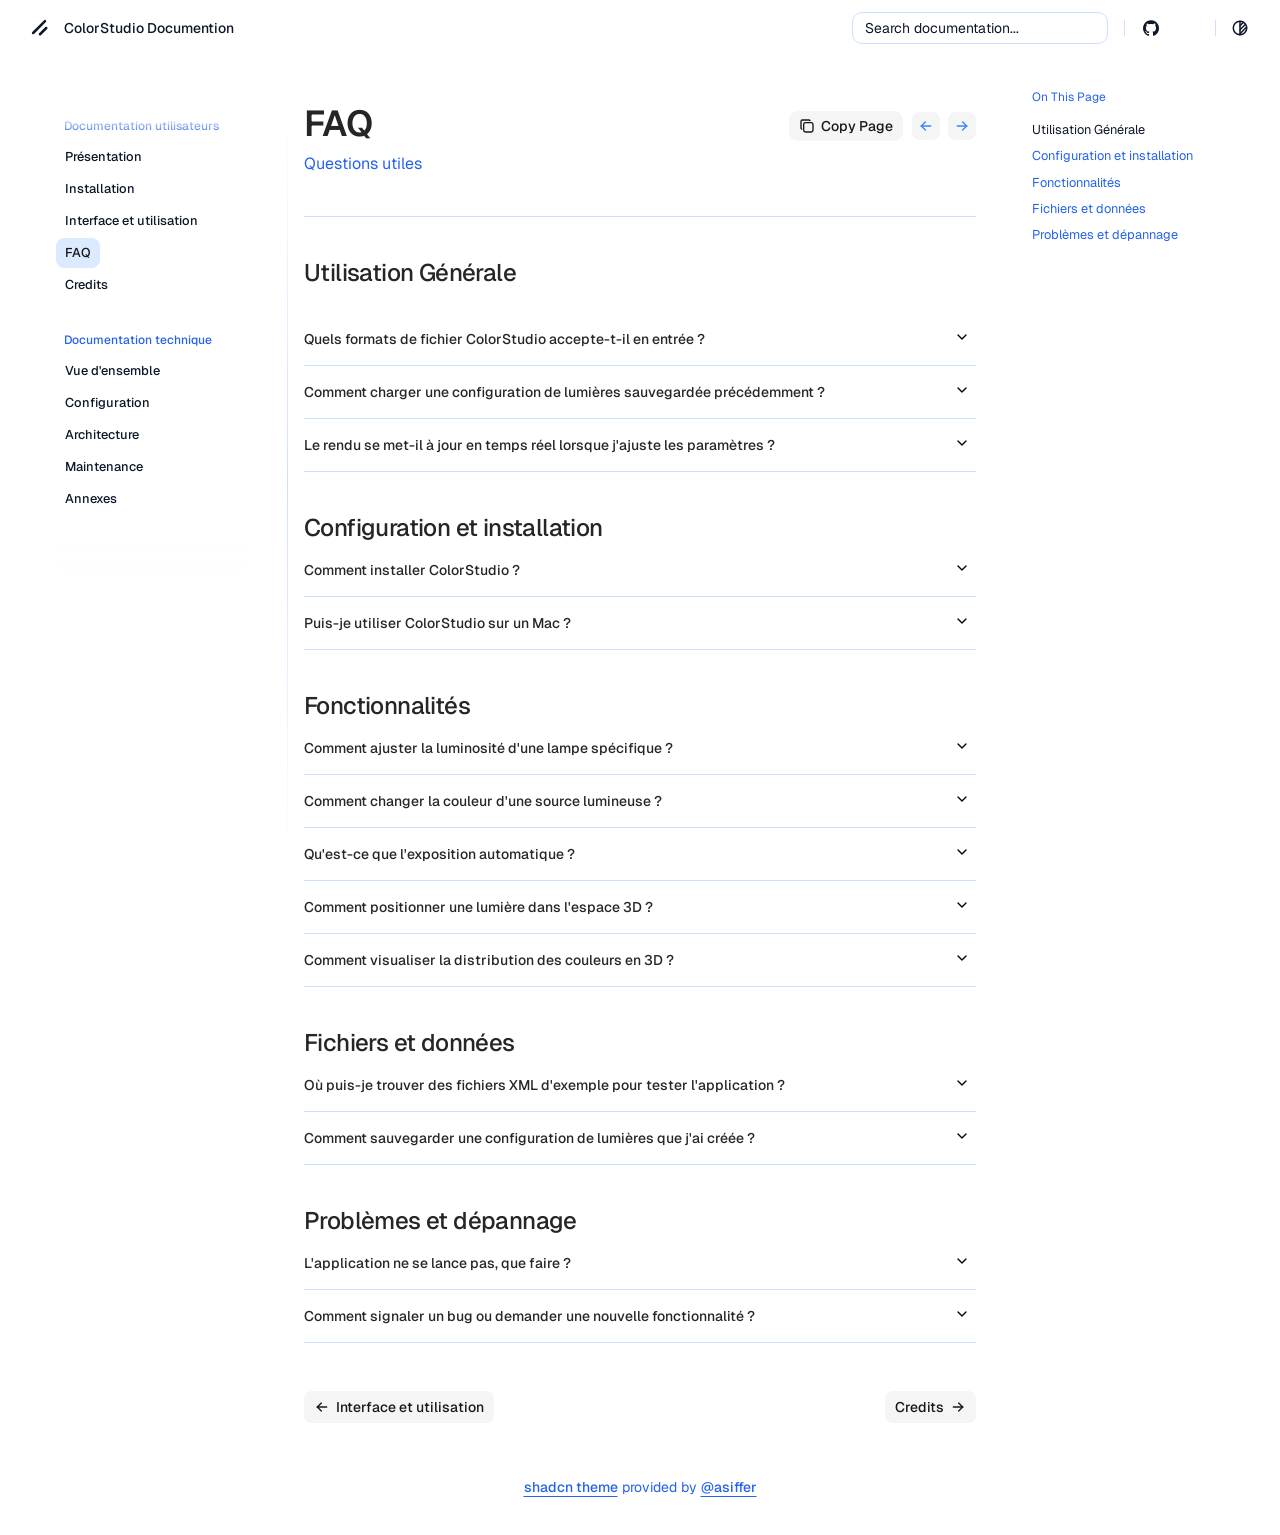
<file: faq/index.html>
<!DOCTYPE html>
<html lang="en">

<head>
    <script>
        const base_url = "https://nomimie16.github.io/colorStudio/"; /* for search plugin notably */
    </script>
    <script>
    const darkTheme = window.matchMedia("(prefers-color-scheme: dark)");
    darkTheme.onchange = (e) => {
        if (e.matches) {
            document.documentElement.classList.add("dark")
            localStorage.theme = 'dark';
        } else {
            document.documentElement.classList.remove("dark")
            localStorage.removeItem("theme")
        }
    };

    // On page load. Priotiry to lcaolStorage
    if (localStorage.theme === "dark") {
        document.documentElement.classList.add("dark")
    } else if (localStorage.theme === "light") {
        document.documentElement.classList.remove("dark")
    } else if (darkTheme.matches) {
        document.documentElement.classList.add("dark")
    } else {
        document.documentElement.classList.remove("dark")
    }

    // set the layout based on localStorage
    document.documentElement.classList.add(localStorage.getItem("html-layout") || "layout-fixed");
</script>


    <meta charset="UTF-8">
    <meta name="viewport" content="width=device-width, initial-scale=1">

    


<title>FAQ</title>









<link rel="canonical" href="https://nomimie16.github.io/colorStudio/faq/">


<!-- Open Graph (Facebook, LinkedIn) -->

<meta property="og:title" content="FAQ">





<meta property="og:url" content="https://nomimie16.github.io/colorStudio/faq/">






<!-- Twitter Card -->

<meta name="twitter:title" content="FAQ">






<!-- JSON-LD Structured Data -->



    <link rel="icon" href="../img/favicon.ico">

    <link href="../css/base.css" rel="stylesheet">
    <link href="../css/geist.css" rel="stylesheet">

    
    

<link id="pygments-light" rel="stylesheet"
    href="../css/pygments/shadcn-light.css">
<link id="pygments-dark" rel="stylesheet"
    href="../css/pygments/github-dark.css"
    media="(prefers-color-scheme: dark)">


    
    <link href="../overrides/theme.css" rel="stylesheet">

    

    <script src="../js/callbacks.js"></script>

    

    

    

    
    <script>
    document.addEventListener("DOMContentLoaded", function () {
        document.querySelectorAll("a.headerlink").forEach(function (link) {
            link.addEventListener("click", function (e) {
                e.preventDefault();

                // Build the full URL with the anchor fragment
                const url = window.location.origin + window.location.pathname + this.getAttribute("href");

                navigator.clipboard.writeText(url).then(function () {
                    // Optional: brief visual feedback
                });
            });
        });
    });
</script>
    

    
    
</head>

<body
    class="text-foreground group/body overscroll-none font-sans antialiased [--footer-height:calc(var(--spacing)*14)] [--header-height:calc(var(--spacing)*14)] xl:[--footer-height:calc(var(--spacing)*24)] theme-default">
    <div id="inner-body" class="bg-background relative z-10 flex min-h-svh flex-col">
        <header class="bg-background sticky top-0 z-50 w-full" view-transition-name="header">
    <div class="container-wrapper 3xl:fixed:px-0 px-6">
        <div class="3xl:fixed:container flex h-(--header-height) items-center gap-2 **:data-[slot=separator]:!h-4">
            <button id="menu-button" data-slot="popover-trigger" onclick="onMobileMenuButtonClick(event)"
                class="group whitespace-nowrap rounded-md text-sm font-medium transition-all disabled:pointer-events-none disabled:opacity-50 [&amp;_svg]:pointer-events-none [&amp;_svg:not([class*='size-'])]:size-4 shrink-0 [&amp;_svg]:shrink-0 outline-none focus-visible:border-ring focus-visible:ring-ring/50 aria-invalid:ring-destructive/20 dark:aria-invalid:ring-destructive/40 aria-invalid:border-destructive hover:text-accent-foreground px-4 py-2 has-[&gt;svg]:px-3 extend-touch-target h-8 touch-manipulation items-center justify-start gap-2.5 !p-0 hover:bg-transparent focus-visible:bg-transparent focus-visible:ring-0 active:bg-transparent dark:hover:bg-transparent flex lg:hidden"
                type="button" aria-haspopup="dialog" aria-expanded="false" aria-controls="radix-«Rmplb»"
                data-state="closed">
                <div class="relative flex h-8 w-4 items-center justify-center">
                    <div class="relative size-4">
                        <!-- 16px x 16px -->
                        <svg xmlns="http://www.w3.org/2000/svg" viewBox="0 0 16 16" fill="none" stroke="currentColor"
                            stroke-width="2" stroke-linecap="round" stroke-linejoin="round">
                            <line x1="0" x2="16" y1="5" y2="5"
                                class="group-data-[state=open]:translate-y-[2.25px] group-data-[state=open]:-translate-x-[2.25px] group-data-[state=open]:rotate-45 transition-all duration-300 origin-center" />
                            <line x1="0" x2="16" y1="11" y2="11"
                                class="group-data-[state=open]:-translate-y-[2.25px] group-data-[state=open]:-translate-x-[2.25px] group-data-[state=open]:-rotate-45 transition-all duration-300 origin-center" />
                        </svg>
                    </div>

                    <span class="sr-only">Toggle Menu</span>
                </div>
                <span class="flex h-8 items-center text-lg leading-none font-medium">Menu</span>
            </button>
            <a data-slot="button"
                class="items-center justify-center gap-2 whitespace-nowrap rounded-md text-sm font-medium transition-all disabled:pointer-events-none disabled:opacity-50 [&_svg]:pointer-events-none [&_svg:not([class*='size-'])]:size-5 shrink-0 [&_svg]:shrink-0 outline-none focus-visible:border-ring focus-visible:ring-ring/50 focus-visible:ring-[3px] aria-invalid:ring-destructive/20 dark:aria-invalid:ring-destructive/40 aria-invalid:border-destructive hover:bg-accent hover:text-accent-foreground dark:hover:bg-accent/50 hidden h-8 lg:flex"
                href="https://nomimie16.github.io/colorStudio/">
                <span class="size-8 flex flex-row justify-center items-center">
                    

<svg xmlns="http://www.w3.org/2000/svg" viewBox="0 0 256 256"
    class="size-5">
    <rect width="256" height="256" fill="none"></rect>
    <line x1="208" y1="128" x2="128" y2="208" fill="none" stroke="currentColor" stroke-linecap="round"
        stroke-linejoin="round" stroke-width="32"></line>
    <line x1="192" y1="40" x2="40" y2="192" fill="none" stroke="currentColor" stroke-linecap="round"
        stroke-linejoin="round" stroke-width="32"></line>
</svg>


                </span>

                
                <h1 class="pr-2">ColorStudio Documention</h1>
                
            </a>
            
            <div class="ml-auto flex items-center gap-2 md:flex-1 md:justify-end">
                <div class="hidden w-full flex-1 md:flex md:w-auto md:flex-none">
                    <div class="hidden w-full flex-1 md:flex md:w-auto md:flex-none">
    <button onclick="onSearchBarClick(event)" data-slot="dialog-trigger" data-variant="outline" data-size="default" class="inline-flex shrink-0 items-center gap-2 text-sm whitespace-nowrap transition-all outline-none focus-visible:border-ring focus-visible:ring-[3px] focus-visible:ring-ring/50 disabled:pointer-events-none disabled:opacity-50 aria-invalid:border-destructive aria-invalid:ring-destructive/20 dark:aria-invalid:ring-destructive/40 [&amp;_svg]:pointer-events-none [&amp;_svg]:shrink-0 [&amp;_svg:not([class*='size-'])]:size-4 border bg-background hover:text-accent-foreground dark:border-input dark:hover:bg-input/50 px-4 py-2 has-[&gt;svg]:px-3 relative h-8 w-full justify-start rounded-lg pl-3 font-normal text-foreground shadow-none hover:bg-muted/50 sm:pr-12 md:w-48 lg:w-56 xl:w-64 dark:bg-card" type="button" aria-haspopup="dialog" aria-expanded="false" aria-controls="radix-_r_1_" data-state="closed">
        <span class="hidden lg:inline-flex">Search documentation...</span>
        <span class="inline-flex lg:hidden">Search...</span>
    </button>
</div>
<dialog id="search-dialog" onclick="onSearchDialogClick(event)"
    class="fixed top-1/2 left-1/2 -translate-x-1/2 -translate-y-1/2 bg-background rounded-lg shadow-lg border overflow-hidden p-0">
    <div class="w-lg gap-4">
        <div class="flex h-full w-full flex-col overflow-hidden rounded-md bg-popover text-popover-foreground">
            <div data-slot="command-input-wrapper" class="flex h-9 items-center gap-2 border-b px-3"><svg
                    xmlns="http://www.w3.org/2000/svg" width="24" height="24" viewBox="0 0 24 24" fill="none"
                    stroke="currentColor" stroke-width="2" stroke-linecap="round" stroke-linejoin="round"
                    class="lucide lucide-search size-4 shrink-0 opacity-50">
                    <circle cx="11" cy="11" r="8"></circle>
                    <path d="m21 21-4.3-4.3"></path>
                </svg>
                <input data-slot="command-input"
                    class="placeholder:text-muted-foreground flex h-10 w-full rounded-md bg-transparent py-3 text-sm outline-hidden disabled:cursor-not-allowed disabled:opacity-50"
                    placeholder="Search documentation..." cmdk-input="" autocomplete="off" autocorrect="off"
                    spellcheck="false" aria-autocomplete="list" role="combobox" aria-expanded="true"
                    aria-controls="radix-«r1t6»" aria-labelledby="radix-«r1t7»" id="radix-«r1t8»" type="text" value=""
                    aria-activedescendant="radix-«r1th»" oninput="onInputHandler(event)">
            </div>
        </div>
        <div id="mkdocs-search-results">
            <!-- search results go there -->
        </div>
    </div>
</dialog>
<script>
    document.removeEventListener("keydown", searchShortcutHandler);
    document.addEventListener("keydown", searchShortcutHandler);
</script>
                </div>
                
                <div data-orientation="vertical" role="none" data-slot="separator"
                    class="bg-border shrink-0 data-[orientation=horizontal]:h-px data-[orientation=horizontal]:w-full data-[orientation=vertical]:h-full data-[orientation=vertical]:w-px ml-2 hidden lg:block">
                </div>
                <a target="_blank" rel="noreferrer" data-slot="button"
                    class="inline-flex items-center justify-center whitespace-nowrap text-sm font-medium transition-all disabled:pointer-events-none disabled:opacity-50 [&amp;_svg]:pointer-events-none [&amp;_svg:not([class*='size-'])]:size-4 shrink-0 [&amp;_svg]:shrink-0 outline-none focus-visible:border-ring focus-visible:ring-ring/50 focus-visible:ring-[3px] aria-invalid:ring-destructive/20 dark:aria-invalid:ring-destructive/40 aria-invalid:border-destructive hover:bg-accent hover:text-accent-foreground dark:hover:bg-accent/50 rounded-md gap-1.5 px-3 has-[&gt;svg]:px-2.5 h-8 shadow-none"
                    href="https://github.com/nomimie16/colorStudio">
                    <svg viewBox="0 0 438.549 438.549">
                        <path fill="currentColor"
                            d="M409.132 114.573c-19.608-33.596-46.205-60.194-79.798-79.8-33.598-19.607-70.277-29.408-110.063-29.408-39.781 0-76.472 9.804-110.063 29.408-33.596 19.605-60.192 46.204-79.8 79.8C9.803 148.168 0 184.854 0 224.63c0 47.78 13.94 90.745 41.827 128.906 27.884 38.164 63.906 64.572 108.063 79.227 5.14.954 8.945.283 11.419-1.996 2.475-2.282 3.711-5.14 3.711-8.562 0-.571-.049-5.708-.144-15.417a2549.81 2549.81 0 01-.144-25.406l-6.567 1.136c-4.187.767-9.469 1.092-15.846 1-6.374-.089-12.991-.757-19.842-1.999-6.854-1.231-13.229-4.086-19.13-8.559-5.898-4.473-10.085-10.328-12.56-17.556l-2.855-6.57c-1.903-4.374-4.899-9.233-8.992-14.559-4.093-5.331-8.232-8.945-12.419-10.848l-1.999-1.431c-1.332-.951-2.568-2.098-3.711-3.429-1.142-1.331-1.997-2.663-2.568-3.997-.572-1.335-.098-2.43 1.427-3.289 1.525-.859 4.281-1.276 8.28-1.276l5.708.853c3.807.763 8.516 3.042 14.133 6.851 5.614 3.806 10.229 8.754 13.846 14.842 4.38 7.806 9.657 13.754 15.846 17.847 6.184 4.093 12.419 6.136 18.699 6.136 6.28 0 11.704-.476 16.274-1.423 4.565-.952 8.848-2.383 12.847-4.285 1.713-12.758 6.377-22.559 13.988-29.41-10.848-1.14-20.601-2.857-29.264-5.14-8.658-2.286-17.605-5.996-26.835-11.14-9.235-5.137-16.896-11.516-22.985-19.126-6.09-7.614-11.088-17.61-14.987-29.979-3.901-12.374-5.852-26.648-5.852-42.826 0-23.035 7.52-42.637 22.557-58.817-7.044-17.318-6.379-36.732 1.997-58.24 5.52-1.715 13.706-.428 24.554 3.853 10.85 4.283 18.794 7.952 23.84 10.994 5.046 3.041 9.089 5.618 12.135 7.708 17.705-4.947 35.976-7.421 54.818-7.421s37.117 2.474 54.823 7.421l10.849-6.849c7.419-4.57 16.18-8.758 26.262-12.565 10.088-3.805 17.802-4.853 23.134-3.138 8.562 21.509 9.325 40.922 2.279 58.24 15.036 16.18 22.559 35.787 22.559 58.817 0 16.178-1.958 30.497-5.853 42.966-3.9 12.471-8.941 22.457-15.125 29.979-6.191 7.521-13.901 13.85-23.131 18.986-9.232 5.14-18.182 8.85-26.84 11.136-8.662 2.286-18.415 4.004-29.263 5.146 9.894 8.562 14.842 22.077 14.842 40.539v60.237c0 3.422 1.19 6.279 3.572 8.562 2.379 2.279 6.136 2.95 11.276 1.995 44.163-14.653 80.185-41.062 108.068-79.226 27.88-38.161 41.825-81.126 41.825-128.906-.01-39.771-9.818-76.454-29.414-110.049z">
                        </path>
                    </svg>
                    
                    <span id="stargazers" class="text-muted-foreground w-8 text-xs tabular-nums" onload="test()">
                    </span>
                    
                </a>
                
                <div data-orientation="vertical" role="none" data-slot="separator"
                    class="bg-border shrink-0 data-[orientation=horizontal]:h-px data-[orientation=horizontal]:w-full data-[orientation=vertical]:h-full data-[orientation=vertical]:w-px 3xl:flex hidden">
                </div>
                <button data-slot="button"
                    class="items-center justify-center gap-2 whitespace-nowrap rounded-md text-sm font-medium transition-all disabled:pointer-events-none disabled:opacity-50 [&amp;_svg]:pointer-events-none [&amp;_svg:not([class*='size-'])]:size-4 shrink-0 [&amp;_svg]:shrink-0 outline-none focus-visible:border-ring focus-visible:ring-ring/50 focus-visible:ring-[3px] aria-invalid:ring-destructive/20 dark:aria-invalid:ring-destructive/40 aria-invalid:border-destructive hover:bg-accent hover:text-accent-foreground dark:hover:bg-accent/50 size-8 3xl:flex hidden"
                    title="Toggle layout" onclick="toggleLayout(event)">
                    <span class="sr-only">Toggle layout</span>
                    <svg xmlns="http://www.w3.org/2000/svg" width="24" height="24" viewBox="0 0 24 24" fill="none"
                        stroke="currentColor" stroke-width="2" stroke-linecap="round" stroke-linejoin="round"
                        class="lucide lucide-gallery-horizontal">
                        <path d="M2 3v18"></path>
                        <rect width="12" height="18" x="6" y="3" rx="2"></rect>
                        <path d="M22 3v18"></path>
                    </svg>
                </button>
                <div data-orientation="vertical" role="none" data-slot="separator"
                    class="bg-border shrink-0 data-[orientation=horizontal]:h-px data-[orientation=horizontal]:w-full data-[orientation=vertical]:h-full data-[orientation=vertical]:w-px">
                </div>
                <button data-slot="button"
                    class="inline-flex items-center justify-center gap-2 whitespace-nowrap rounded-md text-sm font-medium transition-all disabled:pointer-events-none disabled:opacity-50 [&amp;_svg]:pointer-events-none [&amp;_svg:not([class*='size-'])]:size-4 shrink-0 [&amp;_svg]:shrink-0 outline-none focus-visible:border-ring focus-visible:ring-ring/50 focus-visible:ring-[3px] aria-invalid:ring-destructive/20 dark:aria-invalid:ring-destructive/40 aria-invalid:border-destructive hover:bg-accent hover:text-accent-foreground dark:hover:bg-accent/50 group/toggle extend-touch-target size-8"
                    title="Toggle theme" onclick="onThemeSwitch(event)">
                    <svg xmlns="http://www.w3.org/2000/svg" width="24" height="24" viewBox="0 0 24 24" fill="none"
                        stroke="currentColor" stroke-width="2" stroke-linecap="round" stroke-linejoin="round"
                        class="size-4.5">
                        <path stroke="none" d="M0 0h24v24H0z" fill="none"></path>
                        <path d="M12 12m-9 0a9 9 0 1 0 18 0a9 9 0 1 0 -18 0"></path>
                        <path d="M12 3l0 18"></path>
                        <path d="M12 9l4.65 -4.65"></path>
                        <path d="M12 14.3l7.37 -7.37"></path>
                        <path d="M12 19.6l8.85 -8.85"></path>
                    </svg>
                    <span class="sr-only">Toggle theme</span>
                </button>
            </div>
        </div>
    </div>
</header>
        <main class="flex flex-1 flex-col">
            <div class="container-wrapper flex flex-1 flex-col px-2">
                <div data-slot="sidebar-wrapper"
                    style="--sidebar-width:calc(var(--spacing) * 72);--sidebar-width-icon:3rem;"
                    class="group/sidebar-wrapper has-data-[variant=inset]:bg-sidebar flex w-full 3xl:fixed:container 3xl:fixed:px-3 min-h-min flex-1 items-start px-0 [--sidebar-width:220px] [--top-spacing:0] lg:grid lg:grid-cols-[var(--sidebar-width)_minmax(0,1fr)] lg:[--sidebar-width:240px] lg:[--top-spacing:calc(var(--spacing)*4)]">
                    <div data-slot="sidebar"
                        class="w-(--sidebar-width) flex-col text-sidebar-foreground sticky top-[calc(var(--header-height)+0.6rem)] z-30 hidden h-[calc(100svh-10rem)] overscroll-none bg-transparent [--sidebar-menu-width:--spacing(56)] lg:flex">
                        <div class="h-9"></div>
                        <div
                            class="absolute top-8 z-10 h-8 w-(--sidebar-menu-width) shrink-0 bg-gradient-to-b from-background via-background/80 to-background/50 blur-xs">
                        </div>
                        <div
                            class="absolute top-12 right-2 bottom-0 hidden h-full w-px bg-gradient-to-b from-transparent via-border to-transparent lg:flex">
                        </div>
                        <div data-slot="sidebar-content" data-sidebar="content" view-transition-name="sidebar"
                            class="flex min-h-0 flex-1 flex-col gap-2 overflow-auto group-data-[collapsible=icon]:overflow-hidden mx-auto no-scrollbar w-(--sidebar-menu-width) overflow-x-hidden px-2">
                            














<div data-slot="sidebar-group" data-sidebar="group" class="relative flex w-full min-w-0 flex-col p-2">
    <div data-slot="sidebar-group-label" data-sidebar="group-label"
        class="flex h-8 shrink-0 items-center rounded-md px-2 text-xs ring-sidebar-ring outline-hidden transition-[margin,opacity] duration-200 ease-linear focus-visible:ring-2 [&>svg]:size-4 [&>svg]:shrink-0 group-data-[collapsible=icon]:-mt-8 group-data-[collapsible=icon]:opacity-0 font-medium text-muted-foreground">
        Documentation utilisateurs</div>
    <div data-slot="sidebar-group-content" data-sidebar="group-content" class="w-full text-sm">
        <ul data-slot="sidebar-menu" data-sidebar="menu" class="flex w-full min-w-0 flex-col gap-0.5">
            
            <li data-slot="sidebar-menu-item" data-sidebar="menu-item" class="group/menu-item relative">
    <a data-slot="sidebar-menu-button" data-active="false" data-sidebar="menu-button"
        data-size="default" href="/colorStudio/"
        class="hpeer/menu-button flex items-center gap-2 rounded-md p-2 text-left ring-sidebar-ring outline-hidden transition-[width,height,padding] group-has-data-[sidebar=menu-action]/menu-item:pr-8 group-data-[collapsible=icon]:size-8! group-data-[collapsible=icon]:p-2! focus-visible:ring-2 active:bg-sidebar-accent active:text-sidebar-accent-foreground disabled:pointer-events-none disabled:opacity-50 aria-disabled:pointer-events-none aria-disabled:opacity-50 data-[active=true]:font-medium data-[active=true]:text-sidebar-accent-foreground data-[state=open]:hover:bg-sidebar-accent data-[state=open]:hover:text-sidebar-accent-foreground [&>span:last-child]:truncate [&>svg]:size-4 [&>svg]:shrink-0 hover:bg-sidebar-accent hover:text-sidebar-accent-foreground relative h-[30px] w-fit overflow-visible border border-transparent text-[0.8rem] font-medium after:absolute after:inset-x-0 after:-inset-y-1 after:z-0 after:rounded-md data-[active=true]:border-accent data-[active=true]:bg-accent 3xl:fixed:w-full 3xl:fixed:max-w-48">

        
        Présentation
        

        

        

        
    </a>
</li>
            
            <li data-slot="sidebar-menu-item" data-sidebar="menu-item" class="group/menu-item relative">
    <a data-slot="sidebar-menu-button" data-active="false" data-sidebar="menu-button"
        data-size="default" href="/colorStudio/install/"
        class="hpeer/menu-button flex items-center gap-2 rounded-md p-2 text-left ring-sidebar-ring outline-hidden transition-[width,height,padding] group-has-data-[sidebar=menu-action]/menu-item:pr-8 group-data-[collapsible=icon]:size-8! group-data-[collapsible=icon]:p-2! focus-visible:ring-2 active:bg-sidebar-accent active:text-sidebar-accent-foreground disabled:pointer-events-none disabled:opacity-50 aria-disabled:pointer-events-none aria-disabled:opacity-50 data-[active=true]:font-medium data-[active=true]:text-sidebar-accent-foreground data-[state=open]:hover:bg-sidebar-accent data-[state=open]:hover:text-sidebar-accent-foreground [&>span:last-child]:truncate [&>svg]:size-4 [&>svg]:shrink-0 hover:bg-sidebar-accent hover:text-sidebar-accent-foreground relative h-[30px] w-fit overflow-visible border border-transparent text-[0.8rem] font-medium after:absolute after:inset-x-0 after:-inset-y-1 after:z-0 after:rounded-md data-[active=true]:border-accent data-[active=true]:bg-accent 3xl:fixed:w-full 3xl:fixed:max-w-48">

        
        Installation
        

        

        

        
    </a>
</li>
            
            <li data-slot="sidebar-menu-item" data-sidebar="menu-item" class="group/menu-item relative">
    <a data-slot="sidebar-menu-button" data-active="false" data-sidebar="menu-button"
        data-size="default" href="/colorStudio/utilisation/"
        class="hpeer/menu-button flex items-center gap-2 rounded-md p-2 text-left ring-sidebar-ring outline-hidden transition-[width,height,padding] group-has-data-[sidebar=menu-action]/menu-item:pr-8 group-data-[collapsible=icon]:size-8! group-data-[collapsible=icon]:p-2! focus-visible:ring-2 active:bg-sidebar-accent active:text-sidebar-accent-foreground disabled:pointer-events-none disabled:opacity-50 aria-disabled:pointer-events-none aria-disabled:opacity-50 data-[active=true]:font-medium data-[active=true]:text-sidebar-accent-foreground data-[state=open]:hover:bg-sidebar-accent data-[state=open]:hover:text-sidebar-accent-foreground [&>span:last-child]:truncate [&>svg]:size-4 [&>svg]:shrink-0 hover:bg-sidebar-accent hover:text-sidebar-accent-foreground relative h-[30px] w-fit overflow-visible border border-transparent text-[0.8rem] font-medium after:absolute after:inset-x-0 after:-inset-y-1 after:z-0 after:rounded-md data-[active=true]:border-accent data-[active=true]:bg-accent 3xl:fixed:w-full 3xl:fixed:max-w-48">

        
        Interface et utilisation
        

        

        

        
    </a>
</li>
            
            <li data-slot="sidebar-menu-item" data-sidebar="menu-item" class="group/menu-item relative">
    <a data-slot="sidebar-menu-button" data-active="true" data-sidebar="menu-button"
        data-size="default" href="/colorStudio/faq/"
        class="hpeer/menu-button flex items-center gap-2 rounded-md p-2 text-left ring-sidebar-ring outline-hidden transition-[width,height,padding] group-has-data-[sidebar=menu-action]/menu-item:pr-8 group-data-[collapsible=icon]:size-8! group-data-[collapsible=icon]:p-2! focus-visible:ring-2 active:bg-sidebar-accent active:text-sidebar-accent-foreground disabled:pointer-events-none disabled:opacity-50 aria-disabled:pointer-events-none aria-disabled:opacity-50 data-[active=true]:font-medium data-[active=true]:text-sidebar-accent-foreground data-[state=open]:hover:bg-sidebar-accent data-[state=open]:hover:text-sidebar-accent-foreground [&>span:last-child]:truncate [&>svg]:size-4 [&>svg]:shrink-0 hover:bg-sidebar-accent hover:text-sidebar-accent-foreground relative h-[30px] w-fit overflow-visible border border-transparent text-[0.8rem] font-medium after:absolute after:inset-x-0 after:-inset-y-1 after:z-0 after:rounded-md data-[active=true]:border-accent data-[active=true]:bg-accent 3xl:fixed:w-full 3xl:fixed:max-w-48">

        
        FAQ
        

        

        

        
    </a>
</li>
            
            <li data-slot="sidebar-menu-item" data-sidebar="menu-item" class="group/menu-item relative">
    <a data-slot="sidebar-menu-button" data-active="false" data-sidebar="menu-button"
        data-size="default" href="/colorStudio/credits/"
        class="hpeer/menu-button flex items-center gap-2 rounded-md p-2 text-left ring-sidebar-ring outline-hidden transition-[width,height,padding] group-has-data-[sidebar=menu-action]/menu-item:pr-8 group-data-[collapsible=icon]:size-8! group-data-[collapsible=icon]:p-2! focus-visible:ring-2 active:bg-sidebar-accent active:text-sidebar-accent-foreground disabled:pointer-events-none disabled:opacity-50 aria-disabled:pointer-events-none aria-disabled:opacity-50 data-[active=true]:font-medium data-[active=true]:text-sidebar-accent-foreground data-[state=open]:hover:bg-sidebar-accent data-[state=open]:hover:text-sidebar-accent-foreground [&>span:last-child]:truncate [&>svg]:size-4 [&>svg]:shrink-0 hover:bg-sidebar-accent hover:text-sidebar-accent-foreground relative h-[30px] w-fit overflow-visible border border-transparent text-[0.8rem] font-medium after:absolute after:inset-x-0 after:-inset-y-1 after:z-0 after:rounded-md data-[active=true]:border-accent data-[active=true]:bg-accent 3xl:fixed:w-full 3xl:fixed:max-w-48">

        
        Credits
        

        

        

        
    </a>
</li>
            
        </ul>
    </div>
</div>



<div data-slot="sidebar-group" data-sidebar="group" class="relative flex w-full min-w-0 flex-col p-2">
    <div data-slot="sidebar-group-label" data-sidebar="group-label"
        class="flex h-8 shrink-0 items-center rounded-md px-2 text-xs ring-sidebar-ring outline-hidden transition-[margin,opacity] duration-200 ease-linear focus-visible:ring-2 [&>svg]:size-4 [&>svg]:shrink-0 group-data-[collapsible=icon]:-mt-8 group-data-[collapsible=icon]:opacity-0 font-medium text-muted-foreground">
        Documentation technique</div>
    <div data-slot="sidebar-group-content" data-sidebar="group-content" class="w-full text-sm">
        <ul data-slot="sidebar-menu" data-sidebar="menu" class="flex w-full min-w-0 flex-col gap-0.5">
            
            <li data-slot="sidebar-menu-item" data-sidebar="menu-item" class="group/menu-item relative">
    <a data-slot="sidebar-menu-button" data-active="false" data-sidebar="menu-button"
        data-size="default" href="/colorStudio/overview/"
        class="hpeer/menu-button flex items-center gap-2 rounded-md p-2 text-left ring-sidebar-ring outline-hidden transition-[width,height,padding] group-has-data-[sidebar=menu-action]/menu-item:pr-8 group-data-[collapsible=icon]:size-8! group-data-[collapsible=icon]:p-2! focus-visible:ring-2 active:bg-sidebar-accent active:text-sidebar-accent-foreground disabled:pointer-events-none disabled:opacity-50 aria-disabled:pointer-events-none aria-disabled:opacity-50 data-[active=true]:font-medium data-[active=true]:text-sidebar-accent-foreground data-[state=open]:hover:bg-sidebar-accent data-[state=open]:hover:text-sidebar-accent-foreground [&>span:last-child]:truncate [&>svg]:size-4 [&>svg]:shrink-0 hover:bg-sidebar-accent hover:text-sidebar-accent-foreground relative h-[30px] w-fit overflow-visible border border-transparent text-[0.8rem] font-medium after:absolute after:inset-x-0 after:-inset-y-1 after:z-0 after:rounded-md data-[active=true]:border-accent data-[active=true]:bg-accent 3xl:fixed:w-full 3xl:fixed:max-w-48">

        
        Vue d'ensemble
        

        

        

        
    </a>
</li>
            
            <li data-slot="sidebar-menu-item" data-sidebar="menu-item" class="group/menu-item relative">
    <a data-slot="sidebar-menu-button" data-active="false" data-sidebar="menu-button"
        data-size="default" href="/colorStudio/config/"
        class="hpeer/menu-button flex items-center gap-2 rounded-md p-2 text-left ring-sidebar-ring outline-hidden transition-[width,height,padding] group-has-data-[sidebar=menu-action]/menu-item:pr-8 group-data-[collapsible=icon]:size-8! group-data-[collapsible=icon]:p-2! focus-visible:ring-2 active:bg-sidebar-accent active:text-sidebar-accent-foreground disabled:pointer-events-none disabled:opacity-50 aria-disabled:pointer-events-none aria-disabled:opacity-50 data-[active=true]:font-medium data-[active=true]:text-sidebar-accent-foreground data-[state=open]:hover:bg-sidebar-accent data-[state=open]:hover:text-sidebar-accent-foreground [&>span:last-child]:truncate [&>svg]:size-4 [&>svg]:shrink-0 hover:bg-sidebar-accent hover:text-sidebar-accent-foreground relative h-[30px] w-fit overflow-visible border border-transparent text-[0.8rem] font-medium after:absolute after:inset-x-0 after:-inset-y-1 after:z-0 after:rounded-md data-[active=true]:border-accent data-[active=true]:bg-accent 3xl:fixed:w-full 3xl:fixed:max-w-48">

        
        Configuration
        

        

        

        
    </a>
</li>
            
            <li data-slot="sidebar-menu-item" data-sidebar="menu-item" class="group/menu-item relative">
    <a data-slot="sidebar-menu-button" data-active="false" data-sidebar="menu-button"
        data-size="default" href="/colorStudio/architecture/"
        class="hpeer/menu-button flex items-center gap-2 rounded-md p-2 text-left ring-sidebar-ring outline-hidden transition-[width,height,padding] group-has-data-[sidebar=menu-action]/menu-item:pr-8 group-data-[collapsible=icon]:size-8! group-data-[collapsible=icon]:p-2! focus-visible:ring-2 active:bg-sidebar-accent active:text-sidebar-accent-foreground disabled:pointer-events-none disabled:opacity-50 aria-disabled:pointer-events-none aria-disabled:opacity-50 data-[active=true]:font-medium data-[active=true]:text-sidebar-accent-foreground data-[state=open]:hover:bg-sidebar-accent data-[state=open]:hover:text-sidebar-accent-foreground [&>span:last-child]:truncate [&>svg]:size-4 [&>svg]:shrink-0 hover:bg-sidebar-accent hover:text-sidebar-accent-foreground relative h-[30px] w-fit overflow-visible border border-transparent text-[0.8rem] font-medium after:absolute after:inset-x-0 after:-inset-y-1 after:z-0 after:rounded-md data-[active=true]:border-accent data-[active=true]:bg-accent 3xl:fixed:w-full 3xl:fixed:max-w-48">

        
        Architecture
        

        

        

        
    </a>
</li>
            
            <li data-slot="sidebar-menu-item" data-sidebar="menu-item" class="group/menu-item relative">
    <a data-slot="sidebar-menu-button" data-active="false" data-sidebar="menu-button"
        data-size="default" href="/colorStudio/maintenance/"
        class="hpeer/menu-button flex items-center gap-2 rounded-md p-2 text-left ring-sidebar-ring outline-hidden transition-[width,height,padding] group-has-data-[sidebar=menu-action]/menu-item:pr-8 group-data-[collapsible=icon]:size-8! group-data-[collapsible=icon]:p-2! focus-visible:ring-2 active:bg-sidebar-accent active:text-sidebar-accent-foreground disabled:pointer-events-none disabled:opacity-50 aria-disabled:pointer-events-none aria-disabled:opacity-50 data-[active=true]:font-medium data-[active=true]:text-sidebar-accent-foreground data-[state=open]:hover:bg-sidebar-accent data-[state=open]:hover:text-sidebar-accent-foreground [&>span:last-child]:truncate [&>svg]:size-4 [&>svg]:shrink-0 hover:bg-sidebar-accent hover:text-sidebar-accent-foreground relative h-[30px] w-fit overflow-visible border border-transparent text-[0.8rem] font-medium after:absolute after:inset-x-0 after:-inset-y-1 after:z-0 after:rounded-md data-[active=true]:border-accent data-[active=true]:bg-accent 3xl:fixed:w-full 3xl:fixed:max-w-48">

        
        Maintenance
        

        

        

        
    </a>
</li>
            
            <li data-slot="sidebar-menu-item" data-sidebar="menu-item" class="group/menu-item relative">
    <a data-slot="sidebar-menu-button" data-active="false" data-sidebar="menu-button"
        data-size="default" href="/colorStudio/annexes/"
        class="hpeer/menu-button flex items-center gap-2 rounded-md p-2 text-left ring-sidebar-ring outline-hidden transition-[width,height,padding] group-has-data-[sidebar=menu-action]/menu-item:pr-8 group-data-[collapsible=icon]:size-8! group-data-[collapsible=icon]:p-2! focus-visible:ring-2 active:bg-sidebar-accent active:text-sidebar-accent-foreground disabled:pointer-events-none disabled:opacity-50 aria-disabled:pointer-events-none aria-disabled:opacity-50 data-[active=true]:font-medium data-[active=true]:text-sidebar-accent-foreground data-[state=open]:hover:bg-sidebar-accent data-[state=open]:hover:text-sidebar-accent-foreground [&>span:last-child]:truncate [&>svg]:size-4 [&>svg]:shrink-0 hover:bg-sidebar-accent hover:text-sidebar-accent-foreground relative h-[30px] w-fit overflow-visible border border-transparent text-[0.8rem] font-medium after:absolute after:inset-x-0 after:-inset-y-1 after:z-0 after:rounded-md data-[active=true]:border-accent data-[active=true]:bg-accent 3xl:fixed:w-full 3xl:fixed:max-w-48">

        
        Annexes
        

        

        

        
    </a>
</li>
            
        </ul>
    </div>
</div>





<div class="sticky -bottom-1 z-10 h-16 shrink-0 bg-gradient-to-t from-background via-background/80 to-background/50 blur-xs"></div>
                        </div>
                    </div>
                    <div class="h-full w-full">
                        <div data-slot="docs" class="flex items-stretch text-[1.05rem] sm:text-[15px] xl:w-full">
                            <div class="flex min-w-0 flex-1 flex-col">
                                <div class="h-(--top-spacing) shrink-0"></div>
                                <article class="w-full" view-transition-name="page">
  <div class="flex flex-col gap-2">
    <div class="flex flex-col gap-2">
      <div id="page-header" class="flex items-start justify-between">
        <h1 class="scroll-m-20 text-4xl font-semibold tracking-tight sm:text-3xl xl:text-4xl">
          FAQ
        </h1>

        <div class="flex items-center gap-2 pt-1.5">
          
<button
    onclick="fetch(`https://nomimie16.github.io/colorStudio/faq.md`).then((r) => r.blob()).then((blob) => navigator.clipboard.write([new ClipboardItem({ 'text/plain': blob })]))"
    data-slot="button" class="secondary cursor-pointer">
    <svg xmlns="http://www.w3.org/2000/svg" width="24" height="24" viewBox="0 0 24 24" fill="none" stroke="currentColor"
        stroke-width="2" stroke-linecap="round" stroke-linejoin="round" class="tabler-icon tabler-icon-copy ">
        <path
            d="M7 7m0 2.667a2.667 2.667 0 0 1 2.667 -2.667h8.666a2.667 2.667 0 0 1 2.667 2.667v8.666a2.667 2.667 0 0 1 -2.667 2.667h-8.666a2.667 2.667 0 0 1 -2.667 -2.667z">
        </path>
        <path d="M4.012 16.737a2.005 2.005 0 0 1 -1.012 -1.737v-10c0 -1.1 .9 -2 2 -2h10c.75 0 1.158 .385 1.5 1"></path>
    </svg>
    <span class="max-md:hidden">Copy Page</span>
</button>
          
          <a data-slot="button" id="previous-button"
            class="inline-flex items-center justify-center gap-2 whitespace-nowrap rounded-md text-sm font-medium transition-all disabled:pointer-events-none disabled:opacity-50 [&amp;_svg]:pointer-events-none [&amp;_svg:not([class*='size-'])]:size-4 shrink-0 [&amp;_svg]:shrink-0 outline-none focus-visible:border-ring focus-visible:ring-ring/50 focus-visible:ring-[3px] aria-invalid:ring-destructive/20 dark:aria-invalid:ring-destructive/40 aria-invalid:border-destructive bg-secondary text-secondary-foreground hover:bg-secondary/80 extend-touch-target size-8 shadow-none md:size-7"
            href="/colorStudio/utilisation/">
            <svg xmlns="http://www.w3.org/2000/svg" width="24" height="24" viewBox="0 0 24 24" fill="none"
              stroke="currentColor" stroke-width="2" stroke-linecap="round" stroke-linejoin="round"
              class="tabler-icon tabler-icon-arrow-left">
              <path d="M5 12l14 0"></path>
              <path d="M5 12l6 6"></path>
              <path d="M5 12l6 -6"></path>
            </svg>
            <span class="sr-only">Previous</span>
          </a>
          
          
          <a data-slot="button" id="next-button"
            class="inline-flex items-center justify-center gap-2 whitespace-nowrap rounded-md text-sm font-medium transition-all disabled:pointer-events-none disabled:opacity-50 [&amp;_svg]:pointer-events-none [&amp;_svg:not([class*='size-'])]:size-4 shrink-0 [&amp;_svg]:shrink-0 outline-none focus-visible:border-ring focus-visible:ring-ring/50 focus-visible:ring-[3px] aria-invalid:ring-destructive/20 dark:aria-invalid:ring-destructive/40 aria-invalid:border-destructive bg-secondary text-secondary-foreground hover:bg-secondary/80 extend-touch-target size-8 shadow-none md:size-7"
            href="/colorStudio/credits/">
            <span class="sr-only">Next</span>
            <svg xmlns="http://www.w3.org/2000/svg" width="24" height="24" viewBox="0 0 24 24" fill="none"
              stroke="currentColor" stroke-width="2" stroke-linecap="round" stroke-linejoin="round"
              class="tabler-icon tabler-icon-arrow-right">
              <path d="M5 12l14 0"></path>
              <path d="M13 18l6 -6"></path>
              <path d="M13 6l6 6"></path>
            </svg>
          </a>
          
        </div>
      </div>
      
      <p id="summary" class="text-muted-foreground text-[1.05rem] text-balance sm:text-base">
        Questions utiles
      </p>
      
    </div>
    <div class="flex justify-end items-center">
       
    </div>
  </div>
  <div class="typography w-full flex-1 *:data-[slot=alert]:first:mt-0">
    <hr />
<h2 id="utilisation-generale">Utilisation Générale</h2>
<details>
<summary>Quels formats de fichier ColorStudio accepte-t-il en entrée ?</summary>
<p>Les fichiers <strong>XML</strong> décrivant les configurations de lumières</p>
</details>
<details>
<summary>Comment charger une configuration de lumières sauvegardée précédemment ?</summary>
<p>Utiliser le bouton "<strong>Load</strong>" en haut du panneau de contrôle</p>
</details>
<details>
<summary>Le rendu se met-il à jour en temps réel lorsque j'ajuste les paramètres ?</summary>
<p>Oui, le rendu se met à jour en temps réel lorsque vous ajustez les paramètres.</p>
</details>
<h2 id="configuration-et-installation">Configuration et installation</h2>
<details>
<summary>Comment installer ColorStudio ?</summary>
<p>Suivez les instructions d'installation dans la section "<strong>Installation</strong>" de la documentation.</p>
</details>
<details>
<summary>Puis-je utiliser ColorStudio sur un Mac ?</summary>
<p>Oui, l'application est compatible <strong>Windows</strong>, <strong>Linux</strong> et <strong>MacOS</strong>.</p>
</details>
<h2 id="fonctionnalites">Fonctionnalités</h2>
<details>
<summary>Comment ajuster la luminosité d'une lampe spécifique ?</summary>
<p>Utilisez les boutons "<strong>EV ±</strong>" dans le panneau de contrôle pour chaque lumière</p>
</details>
<details>
<summary>Comment changer la couleur d'une source lumineuse ?</summary>
<p>Cliquez sur le bouton "<strong>Couleur</strong>" de la lampe souhaitée, puis sélectionnez la couleur sur la roue chromatique</p>
</details>
<details>
<summary>Qu'est-ce que l'exposition automatique ?</summary>
<p>C'est une fonction de post-traitement qui ajuste automatiquement la luminosité globale de l'image</p>
</details>
<details>
<summary>Comment positionner une lumière dans l'espace 3D ?</summary>
<p>Utilisez le <strong>slider</strong> de position pour changer l'indice de l'image et orienter la lumière</p>
</details>
<details>
<summary>Comment visualiser la distribution des couleurs en 3D ?</summary>
<p>Utilisez le nuage de points 3D interactif (haut droit de l'interface)</p>
</details>
<h2 id="fichiers-et-donnees">Fichiers et données</h2>
<details>
<summary>Où puis-je trouver des fichiers XML d'exemple pour tester l'application ?</summary>
<p>Vous pouvez trouver des fichiers XML d'exemple dans le répertoire "<strong>data</strong>" de l'application</p>
</details>
<details>
<summary>Comment sauvegarder une configuration de lumières que j'ai créée ?</summary>
<p>Utilisez le bouton "<strong>Save</strong>" en haut du panneau de contrôle pour exporter la configuration au format XML</p>
</details>
<h2 id="problemes-et-depannage">Problèmes et dépannage</h2>
<details>
<summary>L'application ne se lance pas, que faire ?</summary>
<p>Assurez-vous d'avoir installé toutes les dépendances nécessaires et que votre environnement Python est correctement configuré. Consultez la section "Installation" de la documentation pour plus d'informations.</p>
</details>
<details>
<summary>Comment signaler un bug ou demander une nouvelle fonctionnalité ?</summary>
<p>Rendez-vous sur le dépôt GitHub du projet (https://github.com/nomimie16/colorStudio)</p>
</details>
  </div>
  
  <script>
    document.querySelectorAll('article h2, article h3').forEach((header) => {
      toc.observer.observe(header);
    });
  </script>
</article>
                                <div class="mx-auto flex flex-wrap h-16 w-full max-w-2xl items-center gap-2 px-4 md:px-0">
    
    <a data-slot="button"
        class="inline-flex items-center justify-center whitespace-nowrap text-sm font-medium transition-all disabled:pointer-events-none disabled:opacity-50 [&amp;_svg]:pointer-events-none [&amp;_svg:not([class*='size-'])]:size-4 shrink-0 [&amp;_svg]:shrink-0 outline-none focus-visible:border-ring focus-visible:ring-ring/50 focus-visible:ring-[3px] aria-invalid:ring-destructive/20 dark:aria-invalid:ring-destructive/40 aria-invalid:border-destructive bg-secondary text-secondary-foreground hover:bg-secondary/80 h-8 rounded-md gap-1.5 px-3 has-[&gt;svg]:px-2.5 shadow-none"
        href="/colorStudio/utilisation/">
        <svg xmlns="http://www.w3.org/2000/svg" width="24" height="24" viewBox="0 0 24 24" fill="none"
            stroke="currentColor" stroke-width="2" stroke-linecap="round" stroke-linejoin="round"
            class="tabler-icon tabler-icon-arrow-left ">
            <path d="M5 12l14 0"></path>
            <path d="M5 12l6 6"></path>
            <path d="M5 12l6 -6"></path>
        </svg>
        <span class="max-[500px]:hidden">Interface et utilisation</span>
    </a>
    
    
    <a data-slot="button"
        class="inline-flex items-center justify-center whitespace-nowrap text-sm font-medium transition-all disabled:pointer-events-none disabled:opacity-50 [&amp;_svg]:pointer-events-none [&amp;_svg:not([class*='size-'])]:size-4 shrink-0 [&amp;_svg]:shrink-0 outline-none focus-visible:border-ring focus-visible:ring-ring/50 focus-visible:ring-[3px] aria-invalid:ring-destructive/20 dark:aria-invalid:ring-destructive/40 aria-invalid:border-destructive bg-secondary text-secondary-foreground hover:bg-secondary/80 h-8 rounded-md gap-1.5 px-3 has-[&gt;svg]:px-2.5 ml-auto shadow-none"
        href="/colorStudio/credits/">
        <span class="max-[500px]:hidden">Credits</span>
        <svg xmlns="http://www.w3.org/2000/svg" width="24" height="24" viewBox="0 0 24 24" fill="none"
            stroke="currentColor" stroke-width="2" stroke-linecap="round" stroke-linejoin="round"
            class="tabler-icon tabler-icon-arrow-right ">
            <path d="M5 12l14 0"></path>
            <path d="M13 18l6 -6"></path>
            <path d="M13 6l6 6"></path>
        </svg>
    </a>
    
</div>
                                <dialog id="bottom-sidebar" onclick="onBottomSidebarDialogClick(event)" class="bg-transparent"
    style="position: fixed; left: 0px; top: 0px; transform: translate(0px, 58px); min-width: max-content; --radix-popper-transform-origin: 0% 0px; will-change: transform; z-index: 50; --radix-popper-available-width: 504px; --radix-popper-available-height: 857px; --radix-popper-anchor-width: 72.94999694824219px; --radix-popper-anchor-height: 32px;">
    <div data-side="bottom" data-align="start" data-state="open" role="dialog" data-slot="popover-content"
        class="text-popover-foreground data-[state=open]:animate-in data-[state=closed]:animate-out data-[state=closed]:fade-out-0 data-[state=open]:fade-in-0 data-[state=closed]:zoom-out-95 data-[state=open]:zoom-in-95 data-[side=bottom]:slide-in-from-top-2 data-[side=left]:slide-in-from-right-2 data-[side=right]:slide-in-from-left-2 data-[side=top]:slide-in-from-bottom-2 z-50 origin-(--radix-popover-content-transform-origin) border outline-hidden bg-background/90 no-scrollbar h-(--radix-popper-available-height) w-(--radix-popper-available-width) overflow-y-auto rounded-none border-none p-0 shadow-none backdrop-blur duration-100"
        style="--radix-popover-content-transform-origin: var(--radix-popper-transform-origin); --radix-popover-content-available-width: var(--radix-popper-available-width); --radix-popover-content-available-height: var(--radix-popper-available-height); --radix-popover-trigger-width: var(--radix-popper-anchor-width); --radix-popover-trigger-height: var(--radix-popper-anchor-height);"
        tabindex="-1">
        <div class="flex flex-col gap-12 overflow-auto px-6 py-6">
            
            
            

            

            
            <div class="flex flex-col gap-8">
                
                <div class="flex flex-col gap-4">
                    <div class="text-muted-foreground text-sm font-medium">Documentation utilisateurs</div>
                    
                    <div class="flex flex-col gap-3">
                        
                        <a class="text-2xl font-medium" href="..">
                            
                            Présentation
                            
                        </a>
                        
                        <a class="text-2xl font-medium" href="../install/">
                            
                            Installation
                            
                        </a>
                        
                        <a class="text-2xl font-medium" href="../utilisation/">
                            
                            Interface et utilisation
                            
                        </a>
                        
                        <a class="text-2xl font-medium" href="./">
                            
                            FAQ
                            
                        </a>
                        
                        <a class="text-2xl font-medium" href="../credits/">
                            
                            Credits
                            
                        </a>
                        
                    </div>
                    
                </div>
                
                <div class="flex flex-col gap-4">
                    <div class="text-muted-foreground text-sm font-medium">Documentation technique</div>
                    
                    <div class="flex flex-col gap-3">
                        
                        <a class="text-2xl font-medium" href="../overview/">
                            
                            Vue d'ensemble
                            
                        </a>
                        
                        <a class="text-2xl font-medium" href="../config/">
                            
                            Configuration
                            
                        </a>
                        
                        <a class="text-2xl font-medium" href="../architecture/">
                            
                            Architecture
                            
                        </a>
                        
                        <a class="text-2xl font-medium" href="../maintenance/">
                            
                            Maintenance
                            
                        </a>
                        
                        <a class="text-2xl font-medium" href="../annexes/">
                            
                            Annexes
                            
                        </a>
                        
                    </div>
                    
                </div>
                
            </div>
            
            

        </div>
    </div>
</dialog>
                            </div>
                            <div
                                class="sticky top-[calc(var(--header-height)+1px)] ml-auto hidden h-[calc(100svh-var(--header-height)-var(--footer-height))] w-72 flex-col gap-4 overflow-hidden overscroll-none pb-8 xl:flex">
                                <div class="h-(--top-spacing) shrink-0"></div>
                                <div id="toc" view-transition-name="toc" class="no-scrollbar overflow-y-auto px-8">
    <div class="flex flex-col gap-2 p-4 pt-0 text-sm">
        <p class="text-muted-foreground bg-background sticky top-0 h-6 text-xs">On This Page</p>
        
        
        
        
        <a href="#utilisation-generale"
            class="text-muted-foreground hover:text-foreground data-[active=true]:text-foreground text-[0.8rem] no-underline transition-colors data-[depth=3]:pl-4 data-[depth=4]:pl-6"
            data-active="false" data-depth="2" onClick="deferSetActiveTocLink('#utilisation-generale');">
            Utilisation Générale
        </a>
        

        
        <a href="#configuration-et-installation"
            class="text-muted-foreground hover:text-foreground data-[active=true]:text-foreground text-[0.8rem] no-underline transition-colors data-[depth=3]:pl-4 data-[depth=4]:pl-6"
            data-active="false" data-depth="2" onClick="deferSetActiveTocLink('#configuration-et-installation');">
            Configuration et installation
        </a>
        

        
        <a href="#fonctionnalites"
            class="text-muted-foreground hover:text-foreground data-[active=true]:text-foreground text-[0.8rem] no-underline transition-colors data-[depth=3]:pl-4 data-[depth=4]:pl-6"
            data-active="false" data-depth="2" onClick="deferSetActiveTocLink('#fonctionnalites');">
            Fonctionnalités
        </a>
        

        
        <a href="#fichiers-et-donnees"
            class="text-muted-foreground hover:text-foreground data-[active=true]:text-foreground text-[0.8rem] no-underline transition-colors data-[depth=3]:pl-4 data-[depth=4]:pl-6"
            data-active="false" data-depth="2" onClick="deferSetActiveTocLink('#fichiers-et-donnees');">
            Fichiers et données
        </a>
        

        
        <a href="#problemes-et-depannage"
            class="text-muted-foreground hover:text-foreground data-[active=true]:text-foreground text-[0.8rem] no-underline transition-colors data-[depth=3]:pl-4 data-[depth=4]:pl-6"
            data-active="false" data-depth="2" onClick="deferSetActiveTocLink('#problemes-et-depannage');">
            Problèmes et dépannage
        </a>
        

        
        
        
        

    </div>
    <div class="h-12"></div>

</div>
                            </div>
                        </div>
                    </div>
                </div>
            </div>
        </main>
        <footer view-transition-name="footer"
    class="group-has-[.section-soft]/body:bg-surface/40 3xl:fixed:bg-transparent dark:bg-transparent">
    <div class="container-wrapper px-4 xl:px-6">
        <div class="flex h-(--footer-height) items-center justify-between">
            <div class="text-muted-foreground w-full text-center text-xs leading-loose sm:text-sm">
                
                <a href="https://github.com/asiffer/mkdocs-shadcn">shadcn theme</a> provided by
                <a href="https://github.com/asiffer">@asiffer</a>
            </div>
        </div>
    </div>
</footer>
    </div>
     

<script src="../search/main.js"></script>


    

    <script src="../js/copy-button.js"></script>
    <script src="../js/sidebar.js"></script>
    <script src="../js/slider.js"></script>
    <script>updatePygmentsStylesheet();</script>
    
    <script>fetchStargazers("https://github.com/nomimie16/colorStudio");</script>
    
    
    
    <script type="speculationrules">
{
  "prerender": [
    {
      "where": {
          "selector_matches": ["#next-button", "#previous-button"]
      }
    }
  ]
}
</script>
</body>

</html>
</file>
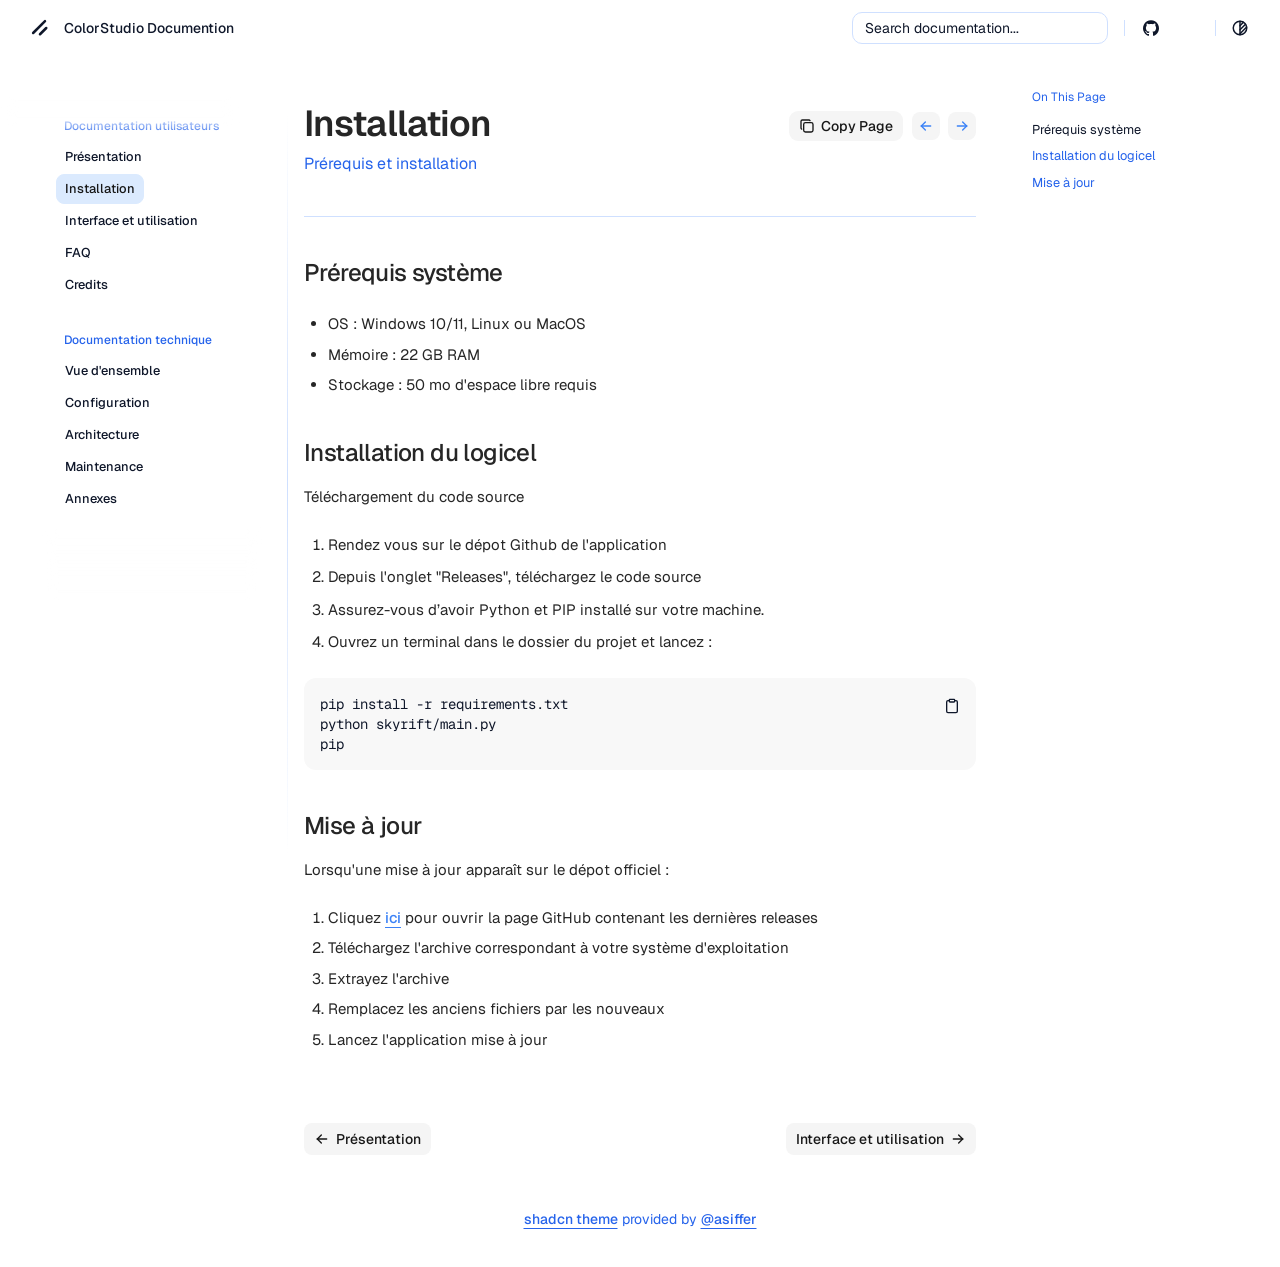
<file: install/index.html>
<!DOCTYPE html>
<html lang="en">

<head>
    <script>
        const base_url = "https://nomimie16.github.io/colorStudio/"; /* for search plugin notably */
    </script>
    <script>
    const darkTheme = window.matchMedia("(prefers-color-scheme: dark)");
    darkTheme.onchange = (e) => {
        if (e.matches) {
            document.documentElement.classList.add("dark")
            localStorage.theme = 'dark';
        } else {
            document.documentElement.classList.remove("dark")
            localStorage.removeItem("theme")
        }
    };

    // On page load. Priotiry to lcaolStorage
    if (localStorage.theme === "dark") {
        document.documentElement.classList.add("dark")
    } else if (localStorage.theme === "light") {
        document.documentElement.classList.remove("dark")
    } else if (darkTheme.matches) {
        document.documentElement.classList.add("dark")
    } else {
        document.documentElement.classList.remove("dark")
    }

    // set the layout based on localStorage
    document.documentElement.classList.add(localStorage.getItem("html-layout") || "layout-fixed");
</script>


    <meta charset="UTF-8">
    <meta name="viewport" content="width=device-width, initial-scale=1">

    


<title>Installation</title>









<link rel="canonical" href="https://nomimie16.github.io/colorStudio/install/">


<!-- Open Graph (Facebook, LinkedIn) -->

<meta property="og:title" content="Installation">





<meta property="og:url" content="https://nomimie16.github.io/colorStudio/install/">






<!-- Twitter Card -->

<meta name="twitter:title" content="Installation">






<!-- JSON-LD Structured Data -->



    <link rel="icon" href="../img/favicon.ico">

    <link href="../css/base.css" rel="stylesheet">
    <link href="../css/geist.css" rel="stylesheet">

    
    

<link id="pygments-light" rel="stylesheet"
    href="../css/pygments/shadcn-light.css">
<link id="pygments-dark" rel="stylesheet"
    href="../css/pygments/github-dark.css"
    media="(prefers-color-scheme: dark)">


    
    <link href="../overrides/theme.css" rel="stylesheet">

    

    <script src="../js/callbacks.js"></script>

    

    

    

    
    <script>
    document.addEventListener("DOMContentLoaded", function () {
        document.querySelectorAll("a.headerlink").forEach(function (link) {
            link.addEventListener("click", function (e) {
                e.preventDefault();

                // Build the full URL with the anchor fragment
                const url = window.location.origin + window.location.pathname + this.getAttribute("href");

                navigator.clipboard.writeText(url).then(function () {
                    // Optional: brief visual feedback
                });
            });
        });
    });
</script>
    

    
    
</head>

<body
    class="text-foreground group/body overscroll-none font-sans antialiased [--footer-height:calc(var(--spacing)*14)] [--header-height:calc(var(--spacing)*14)] xl:[--footer-height:calc(var(--spacing)*24)] theme-default">
    <div id="inner-body" class="bg-background relative z-10 flex min-h-svh flex-col">
        <header class="bg-background sticky top-0 z-50 w-full" view-transition-name="header">
    <div class="container-wrapper 3xl:fixed:px-0 px-6">
        <div class="3xl:fixed:container flex h-(--header-height) items-center gap-2 **:data-[slot=separator]:!h-4">
            <button id="menu-button" data-slot="popover-trigger" onclick="onMobileMenuButtonClick(event)"
                class="group whitespace-nowrap rounded-md text-sm font-medium transition-all disabled:pointer-events-none disabled:opacity-50 [&amp;_svg]:pointer-events-none [&amp;_svg:not([class*='size-'])]:size-4 shrink-0 [&amp;_svg]:shrink-0 outline-none focus-visible:border-ring focus-visible:ring-ring/50 aria-invalid:ring-destructive/20 dark:aria-invalid:ring-destructive/40 aria-invalid:border-destructive hover:text-accent-foreground px-4 py-2 has-[&gt;svg]:px-3 extend-touch-target h-8 touch-manipulation items-center justify-start gap-2.5 !p-0 hover:bg-transparent focus-visible:bg-transparent focus-visible:ring-0 active:bg-transparent dark:hover:bg-transparent flex lg:hidden"
                type="button" aria-haspopup="dialog" aria-expanded="false" aria-controls="radix-«Rmplb»"
                data-state="closed">
                <div class="relative flex h-8 w-4 items-center justify-center">
                    <div class="relative size-4">
                        <!-- 16px x 16px -->
                        <svg xmlns="http://www.w3.org/2000/svg" viewBox="0 0 16 16" fill="none" stroke="currentColor"
                            stroke-width="2" stroke-linecap="round" stroke-linejoin="round">
                            <line x1="0" x2="16" y1="5" y2="5"
                                class="group-data-[state=open]:translate-y-[2.25px] group-data-[state=open]:-translate-x-[2.25px] group-data-[state=open]:rotate-45 transition-all duration-300 origin-center" />
                            <line x1="0" x2="16" y1="11" y2="11"
                                class="group-data-[state=open]:-translate-y-[2.25px] group-data-[state=open]:-translate-x-[2.25px] group-data-[state=open]:-rotate-45 transition-all duration-300 origin-center" />
                        </svg>
                    </div>

                    <span class="sr-only">Toggle Menu</span>
                </div>
                <span class="flex h-8 items-center text-lg leading-none font-medium">Menu</span>
            </button>
            <a data-slot="button"
                class="items-center justify-center gap-2 whitespace-nowrap rounded-md text-sm font-medium transition-all disabled:pointer-events-none disabled:opacity-50 [&_svg]:pointer-events-none [&_svg:not([class*='size-'])]:size-5 shrink-0 [&_svg]:shrink-0 outline-none focus-visible:border-ring focus-visible:ring-ring/50 focus-visible:ring-[3px] aria-invalid:ring-destructive/20 dark:aria-invalid:ring-destructive/40 aria-invalid:border-destructive hover:bg-accent hover:text-accent-foreground dark:hover:bg-accent/50 hidden h-8 lg:flex"
                href="https://nomimie16.github.io/colorStudio/">
                <span class="size-8 flex flex-row justify-center items-center">
                    

<svg xmlns="http://www.w3.org/2000/svg" viewBox="0 0 256 256"
    class="size-5">
    <rect width="256" height="256" fill="none"></rect>
    <line x1="208" y1="128" x2="128" y2="208" fill="none" stroke="currentColor" stroke-linecap="round"
        stroke-linejoin="round" stroke-width="32"></line>
    <line x1="192" y1="40" x2="40" y2="192" fill="none" stroke="currentColor" stroke-linecap="round"
        stroke-linejoin="round" stroke-width="32"></line>
</svg>


                </span>

                
                <h1 class="pr-2">ColorStudio Documention</h1>
                
            </a>
            
            <div class="ml-auto flex items-center gap-2 md:flex-1 md:justify-end">
                <div class="hidden w-full flex-1 md:flex md:w-auto md:flex-none">
                    <div class="hidden w-full flex-1 md:flex md:w-auto md:flex-none">
    <button onclick="onSearchBarClick(event)" data-slot="dialog-trigger" data-variant="outline" data-size="default" class="inline-flex shrink-0 items-center gap-2 text-sm whitespace-nowrap transition-all outline-none focus-visible:border-ring focus-visible:ring-[3px] focus-visible:ring-ring/50 disabled:pointer-events-none disabled:opacity-50 aria-invalid:border-destructive aria-invalid:ring-destructive/20 dark:aria-invalid:ring-destructive/40 [&amp;_svg]:pointer-events-none [&amp;_svg]:shrink-0 [&amp;_svg:not([class*='size-'])]:size-4 border bg-background hover:text-accent-foreground dark:border-input dark:hover:bg-input/50 px-4 py-2 has-[&gt;svg]:px-3 relative h-8 w-full justify-start rounded-lg pl-3 font-normal text-foreground shadow-none hover:bg-muted/50 sm:pr-12 md:w-48 lg:w-56 xl:w-64 dark:bg-card" type="button" aria-haspopup="dialog" aria-expanded="false" aria-controls="radix-_r_1_" data-state="closed">
        <span class="hidden lg:inline-flex">Search documentation...</span>
        <span class="inline-flex lg:hidden">Search...</span>
    </button>
</div>
<dialog id="search-dialog" onclick="onSearchDialogClick(event)"
    class="fixed top-1/2 left-1/2 -translate-x-1/2 -translate-y-1/2 bg-background rounded-lg shadow-lg border overflow-hidden p-0">
    <div class="w-lg gap-4">
        <div class="flex h-full w-full flex-col overflow-hidden rounded-md bg-popover text-popover-foreground">
            <div data-slot="command-input-wrapper" class="flex h-9 items-center gap-2 border-b px-3"><svg
                    xmlns="http://www.w3.org/2000/svg" width="24" height="24" viewBox="0 0 24 24" fill="none"
                    stroke="currentColor" stroke-width="2" stroke-linecap="round" stroke-linejoin="round"
                    class="lucide lucide-search size-4 shrink-0 opacity-50">
                    <circle cx="11" cy="11" r="8"></circle>
                    <path d="m21 21-4.3-4.3"></path>
                </svg>
                <input data-slot="command-input"
                    class="placeholder:text-muted-foreground flex h-10 w-full rounded-md bg-transparent py-3 text-sm outline-hidden disabled:cursor-not-allowed disabled:opacity-50"
                    placeholder="Search documentation..." cmdk-input="" autocomplete="off" autocorrect="off"
                    spellcheck="false" aria-autocomplete="list" role="combobox" aria-expanded="true"
                    aria-controls="radix-«r1t6»" aria-labelledby="radix-«r1t7»" id="radix-«r1t8»" type="text" value=""
                    aria-activedescendant="radix-«r1th»" oninput="onInputHandler(event)">
            </div>
        </div>
        <div id="mkdocs-search-results">
            <!-- search results go there -->
        </div>
    </div>
</dialog>
<script>
    document.removeEventListener("keydown", searchShortcutHandler);
    document.addEventListener("keydown", searchShortcutHandler);
</script>
                </div>
                
                <div data-orientation="vertical" role="none" data-slot="separator"
                    class="bg-border shrink-0 data-[orientation=horizontal]:h-px data-[orientation=horizontal]:w-full data-[orientation=vertical]:h-full data-[orientation=vertical]:w-px ml-2 hidden lg:block">
                </div>
                <a target="_blank" rel="noreferrer" data-slot="button"
                    class="inline-flex items-center justify-center whitespace-nowrap text-sm font-medium transition-all disabled:pointer-events-none disabled:opacity-50 [&amp;_svg]:pointer-events-none [&amp;_svg:not([class*='size-'])]:size-4 shrink-0 [&amp;_svg]:shrink-0 outline-none focus-visible:border-ring focus-visible:ring-ring/50 focus-visible:ring-[3px] aria-invalid:ring-destructive/20 dark:aria-invalid:ring-destructive/40 aria-invalid:border-destructive hover:bg-accent hover:text-accent-foreground dark:hover:bg-accent/50 rounded-md gap-1.5 px-3 has-[&gt;svg]:px-2.5 h-8 shadow-none"
                    href="https://github.com/nomimie16/colorStudio">
                    <svg viewBox="0 0 438.549 438.549">
                        <path fill="currentColor"
                            d="M409.132 114.573c-19.608-33.596-46.205-60.194-79.798-79.8-33.598-19.607-70.277-29.408-110.063-29.408-39.781 0-76.472 9.804-110.063 29.408-33.596 19.605-60.192 46.204-79.8 79.8C9.803 148.168 0 184.854 0 224.63c0 47.78 13.94 90.745 41.827 128.906 27.884 38.164 63.906 64.572 108.063 79.227 5.14.954 8.945.283 11.419-1.996 2.475-2.282 3.711-5.14 3.711-8.562 0-.571-.049-5.708-.144-15.417a2549.81 2549.81 0 01-.144-25.406l-6.567 1.136c-4.187.767-9.469 1.092-15.846 1-6.374-.089-12.991-.757-19.842-1.999-6.854-1.231-13.229-4.086-19.13-8.559-5.898-4.473-10.085-10.328-12.56-17.556l-2.855-6.57c-1.903-4.374-4.899-9.233-8.992-14.559-4.093-5.331-8.232-8.945-12.419-10.848l-1.999-1.431c-1.332-.951-2.568-2.098-3.711-3.429-1.142-1.331-1.997-2.663-2.568-3.997-.572-1.335-.098-2.43 1.427-3.289 1.525-.859 4.281-1.276 8.28-1.276l5.708.853c3.807.763 8.516 3.042 14.133 6.851 5.614 3.806 10.229 8.754 13.846 14.842 4.38 7.806 9.657 13.754 15.846 17.847 6.184 4.093 12.419 6.136 18.699 6.136 6.28 0 11.704-.476 16.274-1.423 4.565-.952 8.848-2.383 12.847-4.285 1.713-12.758 6.377-22.559 13.988-29.41-10.848-1.14-20.601-2.857-29.264-5.14-8.658-2.286-17.605-5.996-26.835-11.14-9.235-5.137-16.896-11.516-22.985-19.126-6.09-7.614-11.088-17.61-14.987-29.979-3.901-12.374-5.852-26.648-5.852-42.826 0-23.035 7.52-42.637 22.557-58.817-7.044-17.318-6.379-36.732 1.997-58.24 5.52-1.715 13.706-.428 24.554 3.853 10.85 4.283 18.794 7.952 23.84 10.994 5.046 3.041 9.089 5.618 12.135 7.708 17.705-4.947 35.976-7.421 54.818-7.421s37.117 2.474 54.823 7.421l10.849-6.849c7.419-4.57 16.18-8.758 26.262-12.565 10.088-3.805 17.802-4.853 23.134-3.138 8.562 21.509 9.325 40.922 2.279 58.24 15.036 16.18 22.559 35.787 22.559 58.817 0 16.178-1.958 30.497-5.853 42.966-3.9 12.471-8.941 22.457-15.125 29.979-6.191 7.521-13.901 13.85-23.131 18.986-9.232 5.14-18.182 8.85-26.84 11.136-8.662 2.286-18.415 4.004-29.263 5.146 9.894 8.562 14.842 22.077 14.842 40.539v60.237c0 3.422 1.19 6.279 3.572 8.562 2.379 2.279 6.136 2.95 11.276 1.995 44.163-14.653 80.185-41.062 108.068-79.226 27.88-38.161 41.825-81.126 41.825-128.906-.01-39.771-9.818-76.454-29.414-110.049z">
                        </path>
                    </svg>
                    
                    <span id="stargazers" class="text-muted-foreground w-8 text-xs tabular-nums" onload="test()">
                    </span>
                    
                </a>
                
                <div data-orientation="vertical" role="none" data-slot="separator"
                    class="bg-border shrink-0 data-[orientation=horizontal]:h-px data-[orientation=horizontal]:w-full data-[orientation=vertical]:h-full data-[orientation=vertical]:w-px 3xl:flex hidden">
                </div>
                <button data-slot="button"
                    class="items-center justify-center gap-2 whitespace-nowrap rounded-md text-sm font-medium transition-all disabled:pointer-events-none disabled:opacity-50 [&amp;_svg]:pointer-events-none [&amp;_svg:not([class*='size-'])]:size-4 shrink-0 [&amp;_svg]:shrink-0 outline-none focus-visible:border-ring focus-visible:ring-ring/50 focus-visible:ring-[3px] aria-invalid:ring-destructive/20 dark:aria-invalid:ring-destructive/40 aria-invalid:border-destructive hover:bg-accent hover:text-accent-foreground dark:hover:bg-accent/50 size-8 3xl:flex hidden"
                    title="Toggle layout" onclick="toggleLayout(event)">
                    <span class="sr-only">Toggle layout</span>
                    <svg xmlns="http://www.w3.org/2000/svg" width="24" height="24" viewBox="0 0 24 24" fill="none"
                        stroke="currentColor" stroke-width="2" stroke-linecap="round" stroke-linejoin="round"
                        class="lucide lucide-gallery-horizontal">
                        <path d="M2 3v18"></path>
                        <rect width="12" height="18" x="6" y="3" rx="2"></rect>
                        <path d="M22 3v18"></path>
                    </svg>
                </button>
                <div data-orientation="vertical" role="none" data-slot="separator"
                    class="bg-border shrink-0 data-[orientation=horizontal]:h-px data-[orientation=horizontal]:w-full data-[orientation=vertical]:h-full data-[orientation=vertical]:w-px">
                </div>
                <button data-slot="button"
                    class="inline-flex items-center justify-center gap-2 whitespace-nowrap rounded-md text-sm font-medium transition-all disabled:pointer-events-none disabled:opacity-50 [&amp;_svg]:pointer-events-none [&amp;_svg:not([class*='size-'])]:size-4 shrink-0 [&amp;_svg]:shrink-0 outline-none focus-visible:border-ring focus-visible:ring-ring/50 focus-visible:ring-[3px] aria-invalid:ring-destructive/20 dark:aria-invalid:ring-destructive/40 aria-invalid:border-destructive hover:bg-accent hover:text-accent-foreground dark:hover:bg-accent/50 group/toggle extend-touch-target size-8"
                    title="Toggle theme" onclick="onThemeSwitch(event)">
                    <svg xmlns="http://www.w3.org/2000/svg" width="24" height="24" viewBox="0 0 24 24" fill="none"
                        stroke="currentColor" stroke-width="2" stroke-linecap="round" stroke-linejoin="round"
                        class="size-4.5">
                        <path stroke="none" d="M0 0h24v24H0z" fill="none"></path>
                        <path d="M12 12m-9 0a9 9 0 1 0 18 0a9 9 0 1 0 -18 0"></path>
                        <path d="M12 3l0 18"></path>
                        <path d="M12 9l4.65 -4.65"></path>
                        <path d="M12 14.3l7.37 -7.37"></path>
                        <path d="M12 19.6l8.85 -8.85"></path>
                    </svg>
                    <span class="sr-only">Toggle theme</span>
                </button>
            </div>
        </div>
    </div>
</header>
        <main class="flex flex-1 flex-col">
            <div class="container-wrapper flex flex-1 flex-col px-2">
                <div data-slot="sidebar-wrapper"
                    style="--sidebar-width:calc(var(--spacing) * 72);--sidebar-width-icon:3rem;"
                    class="group/sidebar-wrapper has-data-[variant=inset]:bg-sidebar flex w-full 3xl:fixed:container 3xl:fixed:px-3 min-h-min flex-1 items-start px-0 [--sidebar-width:220px] [--top-spacing:0] lg:grid lg:grid-cols-[var(--sidebar-width)_minmax(0,1fr)] lg:[--sidebar-width:240px] lg:[--top-spacing:calc(var(--spacing)*4)]">
                    <div data-slot="sidebar"
                        class="w-(--sidebar-width) flex-col text-sidebar-foreground sticky top-[calc(var(--header-height)+0.6rem)] z-30 hidden h-[calc(100svh-10rem)] overscroll-none bg-transparent [--sidebar-menu-width:--spacing(56)] lg:flex">
                        <div class="h-9"></div>
                        <div
                            class="absolute top-8 z-10 h-8 w-(--sidebar-menu-width) shrink-0 bg-gradient-to-b from-background via-background/80 to-background/50 blur-xs">
                        </div>
                        <div
                            class="absolute top-12 right-2 bottom-0 hidden h-full w-px bg-gradient-to-b from-transparent via-border to-transparent lg:flex">
                        </div>
                        <div data-slot="sidebar-content" data-sidebar="content" view-transition-name="sidebar"
                            class="flex min-h-0 flex-1 flex-col gap-2 overflow-auto group-data-[collapsible=icon]:overflow-hidden mx-auto no-scrollbar w-(--sidebar-menu-width) overflow-x-hidden px-2">
                            














<div data-slot="sidebar-group" data-sidebar="group" class="relative flex w-full min-w-0 flex-col p-2">
    <div data-slot="sidebar-group-label" data-sidebar="group-label"
        class="flex h-8 shrink-0 items-center rounded-md px-2 text-xs ring-sidebar-ring outline-hidden transition-[margin,opacity] duration-200 ease-linear focus-visible:ring-2 [&>svg]:size-4 [&>svg]:shrink-0 group-data-[collapsible=icon]:-mt-8 group-data-[collapsible=icon]:opacity-0 font-medium text-muted-foreground">
        Documentation utilisateurs</div>
    <div data-slot="sidebar-group-content" data-sidebar="group-content" class="w-full text-sm">
        <ul data-slot="sidebar-menu" data-sidebar="menu" class="flex w-full min-w-0 flex-col gap-0.5">
            
            <li data-slot="sidebar-menu-item" data-sidebar="menu-item" class="group/menu-item relative">
    <a data-slot="sidebar-menu-button" data-active="false" data-sidebar="menu-button"
        data-size="default" href="/colorStudio/"
        class="hpeer/menu-button flex items-center gap-2 rounded-md p-2 text-left ring-sidebar-ring outline-hidden transition-[width,height,padding] group-has-data-[sidebar=menu-action]/menu-item:pr-8 group-data-[collapsible=icon]:size-8! group-data-[collapsible=icon]:p-2! focus-visible:ring-2 active:bg-sidebar-accent active:text-sidebar-accent-foreground disabled:pointer-events-none disabled:opacity-50 aria-disabled:pointer-events-none aria-disabled:opacity-50 data-[active=true]:font-medium data-[active=true]:text-sidebar-accent-foreground data-[state=open]:hover:bg-sidebar-accent data-[state=open]:hover:text-sidebar-accent-foreground [&>span:last-child]:truncate [&>svg]:size-4 [&>svg]:shrink-0 hover:bg-sidebar-accent hover:text-sidebar-accent-foreground relative h-[30px] w-fit overflow-visible border border-transparent text-[0.8rem] font-medium after:absolute after:inset-x-0 after:-inset-y-1 after:z-0 after:rounded-md data-[active=true]:border-accent data-[active=true]:bg-accent 3xl:fixed:w-full 3xl:fixed:max-w-48">

        
        Présentation
        

        

        

        
    </a>
</li>
            
            <li data-slot="sidebar-menu-item" data-sidebar="menu-item" class="group/menu-item relative">
    <a data-slot="sidebar-menu-button" data-active="true" data-sidebar="menu-button"
        data-size="default" href="/colorStudio/install/"
        class="hpeer/menu-button flex items-center gap-2 rounded-md p-2 text-left ring-sidebar-ring outline-hidden transition-[width,height,padding] group-has-data-[sidebar=menu-action]/menu-item:pr-8 group-data-[collapsible=icon]:size-8! group-data-[collapsible=icon]:p-2! focus-visible:ring-2 active:bg-sidebar-accent active:text-sidebar-accent-foreground disabled:pointer-events-none disabled:opacity-50 aria-disabled:pointer-events-none aria-disabled:opacity-50 data-[active=true]:font-medium data-[active=true]:text-sidebar-accent-foreground data-[state=open]:hover:bg-sidebar-accent data-[state=open]:hover:text-sidebar-accent-foreground [&>span:last-child]:truncate [&>svg]:size-4 [&>svg]:shrink-0 hover:bg-sidebar-accent hover:text-sidebar-accent-foreground relative h-[30px] w-fit overflow-visible border border-transparent text-[0.8rem] font-medium after:absolute after:inset-x-0 after:-inset-y-1 after:z-0 after:rounded-md data-[active=true]:border-accent data-[active=true]:bg-accent 3xl:fixed:w-full 3xl:fixed:max-w-48">

        
        Installation
        

        

        

        
    </a>
</li>
            
            <li data-slot="sidebar-menu-item" data-sidebar="menu-item" class="group/menu-item relative">
    <a data-slot="sidebar-menu-button" data-active="false" data-sidebar="menu-button"
        data-size="default" href="/colorStudio/utilisation/"
        class="hpeer/menu-button flex items-center gap-2 rounded-md p-2 text-left ring-sidebar-ring outline-hidden transition-[width,height,padding] group-has-data-[sidebar=menu-action]/menu-item:pr-8 group-data-[collapsible=icon]:size-8! group-data-[collapsible=icon]:p-2! focus-visible:ring-2 active:bg-sidebar-accent active:text-sidebar-accent-foreground disabled:pointer-events-none disabled:opacity-50 aria-disabled:pointer-events-none aria-disabled:opacity-50 data-[active=true]:font-medium data-[active=true]:text-sidebar-accent-foreground data-[state=open]:hover:bg-sidebar-accent data-[state=open]:hover:text-sidebar-accent-foreground [&>span:last-child]:truncate [&>svg]:size-4 [&>svg]:shrink-0 hover:bg-sidebar-accent hover:text-sidebar-accent-foreground relative h-[30px] w-fit overflow-visible border border-transparent text-[0.8rem] font-medium after:absolute after:inset-x-0 after:-inset-y-1 after:z-0 after:rounded-md data-[active=true]:border-accent data-[active=true]:bg-accent 3xl:fixed:w-full 3xl:fixed:max-w-48">

        
        Interface et utilisation
        

        

        

        
    </a>
</li>
            
            <li data-slot="sidebar-menu-item" data-sidebar="menu-item" class="group/menu-item relative">
    <a data-slot="sidebar-menu-button" data-active="false" data-sidebar="menu-button"
        data-size="default" href="/colorStudio/faq/"
        class="hpeer/menu-button flex items-center gap-2 rounded-md p-2 text-left ring-sidebar-ring outline-hidden transition-[width,height,padding] group-has-data-[sidebar=menu-action]/menu-item:pr-8 group-data-[collapsible=icon]:size-8! group-data-[collapsible=icon]:p-2! focus-visible:ring-2 active:bg-sidebar-accent active:text-sidebar-accent-foreground disabled:pointer-events-none disabled:opacity-50 aria-disabled:pointer-events-none aria-disabled:opacity-50 data-[active=true]:font-medium data-[active=true]:text-sidebar-accent-foreground data-[state=open]:hover:bg-sidebar-accent data-[state=open]:hover:text-sidebar-accent-foreground [&>span:last-child]:truncate [&>svg]:size-4 [&>svg]:shrink-0 hover:bg-sidebar-accent hover:text-sidebar-accent-foreground relative h-[30px] w-fit overflow-visible border border-transparent text-[0.8rem] font-medium after:absolute after:inset-x-0 after:-inset-y-1 after:z-0 after:rounded-md data-[active=true]:border-accent data-[active=true]:bg-accent 3xl:fixed:w-full 3xl:fixed:max-w-48">

        
        FAQ
        

        

        

        
    </a>
</li>
            
            <li data-slot="sidebar-menu-item" data-sidebar="menu-item" class="group/menu-item relative">
    <a data-slot="sidebar-menu-button" data-active="false" data-sidebar="menu-button"
        data-size="default" href="/colorStudio/credits/"
        class="hpeer/menu-button flex items-center gap-2 rounded-md p-2 text-left ring-sidebar-ring outline-hidden transition-[width,height,padding] group-has-data-[sidebar=menu-action]/menu-item:pr-8 group-data-[collapsible=icon]:size-8! group-data-[collapsible=icon]:p-2! focus-visible:ring-2 active:bg-sidebar-accent active:text-sidebar-accent-foreground disabled:pointer-events-none disabled:opacity-50 aria-disabled:pointer-events-none aria-disabled:opacity-50 data-[active=true]:font-medium data-[active=true]:text-sidebar-accent-foreground data-[state=open]:hover:bg-sidebar-accent data-[state=open]:hover:text-sidebar-accent-foreground [&>span:last-child]:truncate [&>svg]:size-4 [&>svg]:shrink-0 hover:bg-sidebar-accent hover:text-sidebar-accent-foreground relative h-[30px] w-fit overflow-visible border border-transparent text-[0.8rem] font-medium after:absolute after:inset-x-0 after:-inset-y-1 after:z-0 after:rounded-md data-[active=true]:border-accent data-[active=true]:bg-accent 3xl:fixed:w-full 3xl:fixed:max-w-48">

        
        Credits
        

        

        

        
    </a>
</li>
            
        </ul>
    </div>
</div>



<div data-slot="sidebar-group" data-sidebar="group" class="relative flex w-full min-w-0 flex-col p-2">
    <div data-slot="sidebar-group-label" data-sidebar="group-label"
        class="flex h-8 shrink-0 items-center rounded-md px-2 text-xs ring-sidebar-ring outline-hidden transition-[margin,opacity] duration-200 ease-linear focus-visible:ring-2 [&>svg]:size-4 [&>svg]:shrink-0 group-data-[collapsible=icon]:-mt-8 group-data-[collapsible=icon]:opacity-0 font-medium text-muted-foreground">
        Documentation technique</div>
    <div data-slot="sidebar-group-content" data-sidebar="group-content" class="w-full text-sm">
        <ul data-slot="sidebar-menu" data-sidebar="menu" class="flex w-full min-w-0 flex-col gap-0.5">
            
            <li data-slot="sidebar-menu-item" data-sidebar="menu-item" class="group/menu-item relative">
    <a data-slot="sidebar-menu-button" data-active="false" data-sidebar="menu-button"
        data-size="default" href="/colorStudio/overview/"
        class="hpeer/menu-button flex items-center gap-2 rounded-md p-2 text-left ring-sidebar-ring outline-hidden transition-[width,height,padding] group-has-data-[sidebar=menu-action]/menu-item:pr-8 group-data-[collapsible=icon]:size-8! group-data-[collapsible=icon]:p-2! focus-visible:ring-2 active:bg-sidebar-accent active:text-sidebar-accent-foreground disabled:pointer-events-none disabled:opacity-50 aria-disabled:pointer-events-none aria-disabled:opacity-50 data-[active=true]:font-medium data-[active=true]:text-sidebar-accent-foreground data-[state=open]:hover:bg-sidebar-accent data-[state=open]:hover:text-sidebar-accent-foreground [&>span:last-child]:truncate [&>svg]:size-4 [&>svg]:shrink-0 hover:bg-sidebar-accent hover:text-sidebar-accent-foreground relative h-[30px] w-fit overflow-visible border border-transparent text-[0.8rem] font-medium after:absolute after:inset-x-0 after:-inset-y-1 after:z-0 after:rounded-md data-[active=true]:border-accent data-[active=true]:bg-accent 3xl:fixed:w-full 3xl:fixed:max-w-48">

        
        Vue d'ensemble
        

        

        

        
    </a>
</li>
            
            <li data-slot="sidebar-menu-item" data-sidebar="menu-item" class="group/menu-item relative">
    <a data-slot="sidebar-menu-button" data-active="false" data-sidebar="menu-button"
        data-size="default" href="/colorStudio/config/"
        class="hpeer/menu-button flex items-center gap-2 rounded-md p-2 text-left ring-sidebar-ring outline-hidden transition-[width,height,padding] group-has-data-[sidebar=menu-action]/menu-item:pr-8 group-data-[collapsible=icon]:size-8! group-data-[collapsible=icon]:p-2! focus-visible:ring-2 active:bg-sidebar-accent active:text-sidebar-accent-foreground disabled:pointer-events-none disabled:opacity-50 aria-disabled:pointer-events-none aria-disabled:opacity-50 data-[active=true]:font-medium data-[active=true]:text-sidebar-accent-foreground data-[state=open]:hover:bg-sidebar-accent data-[state=open]:hover:text-sidebar-accent-foreground [&>span:last-child]:truncate [&>svg]:size-4 [&>svg]:shrink-0 hover:bg-sidebar-accent hover:text-sidebar-accent-foreground relative h-[30px] w-fit overflow-visible border border-transparent text-[0.8rem] font-medium after:absolute after:inset-x-0 after:-inset-y-1 after:z-0 after:rounded-md data-[active=true]:border-accent data-[active=true]:bg-accent 3xl:fixed:w-full 3xl:fixed:max-w-48">

        
        Configuration
        

        

        

        
    </a>
</li>
            
            <li data-slot="sidebar-menu-item" data-sidebar="menu-item" class="group/menu-item relative">
    <a data-slot="sidebar-menu-button" data-active="false" data-sidebar="menu-button"
        data-size="default" href="/colorStudio/architecture/"
        class="hpeer/menu-button flex items-center gap-2 rounded-md p-2 text-left ring-sidebar-ring outline-hidden transition-[width,height,padding] group-has-data-[sidebar=menu-action]/menu-item:pr-8 group-data-[collapsible=icon]:size-8! group-data-[collapsible=icon]:p-2! focus-visible:ring-2 active:bg-sidebar-accent active:text-sidebar-accent-foreground disabled:pointer-events-none disabled:opacity-50 aria-disabled:pointer-events-none aria-disabled:opacity-50 data-[active=true]:font-medium data-[active=true]:text-sidebar-accent-foreground data-[state=open]:hover:bg-sidebar-accent data-[state=open]:hover:text-sidebar-accent-foreground [&>span:last-child]:truncate [&>svg]:size-4 [&>svg]:shrink-0 hover:bg-sidebar-accent hover:text-sidebar-accent-foreground relative h-[30px] w-fit overflow-visible border border-transparent text-[0.8rem] font-medium after:absolute after:inset-x-0 after:-inset-y-1 after:z-0 after:rounded-md data-[active=true]:border-accent data-[active=true]:bg-accent 3xl:fixed:w-full 3xl:fixed:max-w-48">

        
        Architecture
        

        

        

        
    </a>
</li>
            
            <li data-slot="sidebar-menu-item" data-sidebar="menu-item" class="group/menu-item relative">
    <a data-slot="sidebar-menu-button" data-active="false" data-sidebar="menu-button"
        data-size="default" href="/colorStudio/maintenance/"
        class="hpeer/menu-button flex items-center gap-2 rounded-md p-2 text-left ring-sidebar-ring outline-hidden transition-[width,height,padding] group-has-data-[sidebar=menu-action]/menu-item:pr-8 group-data-[collapsible=icon]:size-8! group-data-[collapsible=icon]:p-2! focus-visible:ring-2 active:bg-sidebar-accent active:text-sidebar-accent-foreground disabled:pointer-events-none disabled:opacity-50 aria-disabled:pointer-events-none aria-disabled:opacity-50 data-[active=true]:font-medium data-[active=true]:text-sidebar-accent-foreground data-[state=open]:hover:bg-sidebar-accent data-[state=open]:hover:text-sidebar-accent-foreground [&>span:last-child]:truncate [&>svg]:size-4 [&>svg]:shrink-0 hover:bg-sidebar-accent hover:text-sidebar-accent-foreground relative h-[30px] w-fit overflow-visible border border-transparent text-[0.8rem] font-medium after:absolute after:inset-x-0 after:-inset-y-1 after:z-0 after:rounded-md data-[active=true]:border-accent data-[active=true]:bg-accent 3xl:fixed:w-full 3xl:fixed:max-w-48">

        
        Maintenance
        

        

        

        
    </a>
</li>
            
            <li data-slot="sidebar-menu-item" data-sidebar="menu-item" class="group/menu-item relative">
    <a data-slot="sidebar-menu-button" data-active="false" data-sidebar="menu-button"
        data-size="default" href="/colorStudio/annexes/"
        class="hpeer/menu-button flex items-center gap-2 rounded-md p-2 text-left ring-sidebar-ring outline-hidden transition-[width,height,padding] group-has-data-[sidebar=menu-action]/menu-item:pr-8 group-data-[collapsible=icon]:size-8! group-data-[collapsible=icon]:p-2! focus-visible:ring-2 active:bg-sidebar-accent active:text-sidebar-accent-foreground disabled:pointer-events-none disabled:opacity-50 aria-disabled:pointer-events-none aria-disabled:opacity-50 data-[active=true]:font-medium data-[active=true]:text-sidebar-accent-foreground data-[state=open]:hover:bg-sidebar-accent data-[state=open]:hover:text-sidebar-accent-foreground [&>span:last-child]:truncate [&>svg]:size-4 [&>svg]:shrink-0 hover:bg-sidebar-accent hover:text-sidebar-accent-foreground relative h-[30px] w-fit overflow-visible border border-transparent text-[0.8rem] font-medium after:absolute after:inset-x-0 after:-inset-y-1 after:z-0 after:rounded-md data-[active=true]:border-accent data-[active=true]:bg-accent 3xl:fixed:w-full 3xl:fixed:max-w-48">

        
        Annexes
        

        

        

        
    </a>
</li>
            
        </ul>
    </div>
</div>





<div class="sticky -bottom-1 z-10 h-16 shrink-0 bg-gradient-to-t from-background via-background/80 to-background/50 blur-xs"></div>
                        </div>
                    </div>
                    <div class="h-full w-full">
                        <div data-slot="docs" class="flex items-stretch text-[1.05rem] sm:text-[15px] xl:w-full">
                            <div class="flex min-w-0 flex-1 flex-col">
                                <div class="h-(--top-spacing) shrink-0"></div>
                                <article class="w-full" view-transition-name="page">
  <div class="flex flex-col gap-2">
    <div class="flex flex-col gap-2">
      <div id="page-header" class="flex items-start justify-between">
        <h1 class="scroll-m-20 text-4xl font-semibold tracking-tight sm:text-3xl xl:text-4xl">
          Installation
        </h1>

        <div class="flex items-center gap-2 pt-1.5">
          
<button
    onclick="fetch(`https://nomimie16.github.io/colorStudio/install.md`).then((r) => r.blob()).then((blob) => navigator.clipboard.write([new ClipboardItem({ 'text/plain': blob })]))"
    data-slot="button" class="secondary cursor-pointer">
    <svg xmlns="http://www.w3.org/2000/svg" width="24" height="24" viewBox="0 0 24 24" fill="none" stroke="currentColor"
        stroke-width="2" stroke-linecap="round" stroke-linejoin="round" class="tabler-icon tabler-icon-copy ">
        <path
            d="M7 7m0 2.667a2.667 2.667 0 0 1 2.667 -2.667h8.666a2.667 2.667 0 0 1 2.667 2.667v8.666a2.667 2.667 0 0 1 -2.667 2.667h-8.666a2.667 2.667 0 0 1 -2.667 -2.667z">
        </path>
        <path d="M4.012 16.737a2.005 2.005 0 0 1 -1.012 -1.737v-10c0 -1.1 .9 -2 2 -2h10c.75 0 1.158 .385 1.5 1"></path>
    </svg>
    <span class="max-md:hidden">Copy Page</span>
</button>
          
          <a data-slot="button" id="previous-button"
            class="inline-flex items-center justify-center gap-2 whitespace-nowrap rounded-md text-sm font-medium transition-all disabled:pointer-events-none disabled:opacity-50 [&amp;_svg]:pointer-events-none [&amp;_svg:not([class*='size-'])]:size-4 shrink-0 [&amp;_svg]:shrink-0 outline-none focus-visible:border-ring focus-visible:ring-ring/50 focus-visible:ring-[3px] aria-invalid:ring-destructive/20 dark:aria-invalid:ring-destructive/40 aria-invalid:border-destructive bg-secondary text-secondary-foreground hover:bg-secondary/80 extend-touch-target size-8 shadow-none md:size-7"
            href="/colorStudio/">
            <svg xmlns="http://www.w3.org/2000/svg" width="24" height="24" viewBox="0 0 24 24" fill="none"
              stroke="currentColor" stroke-width="2" stroke-linecap="round" stroke-linejoin="round"
              class="tabler-icon tabler-icon-arrow-left">
              <path d="M5 12l14 0"></path>
              <path d="M5 12l6 6"></path>
              <path d="M5 12l6 -6"></path>
            </svg>
            <span class="sr-only">Previous</span>
          </a>
          
          
          <a data-slot="button" id="next-button"
            class="inline-flex items-center justify-center gap-2 whitespace-nowrap rounded-md text-sm font-medium transition-all disabled:pointer-events-none disabled:opacity-50 [&amp;_svg]:pointer-events-none [&amp;_svg:not([class*='size-'])]:size-4 shrink-0 [&amp;_svg]:shrink-0 outline-none focus-visible:border-ring focus-visible:ring-ring/50 focus-visible:ring-[3px] aria-invalid:ring-destructive/20 dark:aria-invalid:ring-destructive/40 aria-invalid:border-destructive bg-secondary text-secondary-foreground hover:bg-secondary/80 extend-touch-target size-8 shadow-none md:size-7"
            href="/colorStudio/utilisation/">
            <span class="sr-only">Next</span>
            <svg xmlns="http://www.w3.org/2000/svg" width="24" height="24" viewBox="0 0 24 24" fill="none"
              stroke="currentColor" stroke-width="2" stroke-linecap="round" stroke-linejoin="round"
              class="tabler-icon tabler-icon-arrow-right">
              <path d="M5 12l14 0"></path>
              <path d="M13 18l6 -6"></path>
              <path d="M13 6l6 6"></path>
            </svg>
          </a>
          
        </div>
      </div>
      
      <p id="summary" class="text-muted-foreground text-[1.05rem] text-balance sm:text-base">
        Prérequis et installation
      </p>
      
    </div>
    <div class="flex justify-end items-center">
       
    </div>
  </div>
  <div class="typography w-full flex-1 *:data-[slot=alert]:first:mt-0">
    <hr />
<h2 id="prerequis-systeme">Prérequis système</h2>
<ul>
<li>OS : Windows 10/11, Linux ou MacOS</li>
<li>Mémoire : 22 GB RAM</li>
<li>Stockage : 50 mo d'espace libre requis</li>
</ul>
<h2 id="installation-du-logicel">Installation du logicel</h2>
<p>Téléchargement du code source </p>
<ol>
<li>
<p>Rendez vous sur le dépot Github de l'application</p>
</li>
<li>
<p>Depuis l'onglet "Releases", téléchargez le code source </p>
</li>
<li>
<p>Assurez-vous d’avoir Python et PIP installé sur votre machine.</p>
</li>
<li>
<p>Ouvrez un terminal dans le dossier du projet et lancez :</p>
</li>
</ol>
<div class="codehilite"><pre><span></span><code>pip install -r requirements.txt
python skyrift/main.py
pip
</code></pre></div>

<h2 id="mise-a-jour">Mise à jour</h2>
<p>Lorsqu'une mise à jour apparaît sur le dépot officiel :</p>
<ol>
<li>Cliquez <a href="https://github.com/nomimie16/colorStudio">ici</a> pour ouvrir la page GitHub contenant les dernières releases</li>
<li>Téléchargez l'archive correspondant à votre système d'exploitation</li>
<li>Extrayez l'archive</li>
<li>Remplacez les anciens fichiers par les nouveaux</li>
<li>Lancez l'application mise à jour</li>
</ol>
  </div>
  
  <script>
    document.querySelectorAll('article h2, article h3').forEach((header) => {
      toc.observer.observe(header);
    });
  </script>
</article>
                                <div class="mx-auto flex flex-wrap h-16 w-full max-w-2xl items-center gap-2 px-4 md:px-0">
    
    <a data-slot="button"
        class="inline-flex items-center justify-center whitespace-nowrap text-sm font-medium transition-all disabled:pointer-events-none disabled:opacity-50 [&amp;_svg]:pointer-events-none [&amp;_svg:not([class*='size-'])]:size-4 shrink-0 [&amp;_svg]:shrink-0 outline-none focus-visible:border-ring focus-visible:ring-ring/50 focus-visible:ring-[3px] aria-invalid:ring-destructive/20 dark:aria-invalid:ring-destructive/40 aria-invalid:border-destructive bg-secondary text-secondary-foreground hover:bg-secondary/80 h-8 rounded-md gap-1.5 px-3 has-[&gt;svg]:px-2.5 shadow-none"
        href="/colorStudio/">
        <svg xmlns="http://www.w3.org/2000/svg" width="24" height="24" viewBox="0 0 24 24" fill="none"
            stroke="currentColor" stroke-width="2" stroke-linecap="round" stroke-linejoin="round"
            class="tabler-icon tabler-icon-arrow-left ">
            <path d="M5 12l14 0"></path>
            <path d="M5 12l6 6"></path>
            <path d="M5 12l6 -6"></path>
        </svg>
        <span class="max-[500px]:hidden">Présentation</span>
    </a>
    
    
    <a data-slot="button"
        class="inline-flex items-center justify-center whitespace-nowrap text-sm font-medium transition-all disabled:pointer-events-none disabled:opacity-50 [&amp;_svg]:pointer-events-none [&amp;_svg:not([class*='size-'])]:size-4 shrink-0 [&amp;_svg]:shrink-0 outline-none focus-visible:border-ring focus-visible:ring-ring/50 focus-visible:ring-[3px] aria-invalid:ring-destructive/20 dark:aria-invalid:ring-destructive/40 aria-invalid:border-destructive bg-secondary text-secondary-foreground hover:bg-secondary/80 h-8 rounded-md gap-1.5 px-3 has-[&gt;svg]:px-2.5 ml-auto shadow-none"
        href="/colorStudio/utilisation/">
        <span class="max-[500px]:hidden">Interface et utilisation</span>
        <svg xmlns="http://www.w3.org/2000/svg" width="24" height="24" viewBox="0 0 24 24" fill="none"
            stroke="currentColor" stroke-width="2" stroke-linecap="round" stroke-linejoin="round"
            class="tabler-icon tabler-icon-arrow-right ">
            <path d="M5 12l14 0"></path>
            <path d="M13 18l6 -6"></path>
            <path d="M13 6l6 6"></path>
        </svg>
    </a>
    
</div>
                                <dialog id="bottom-sidebar" onclick="onBottomSidebarDialogClick(event)" class="bg-transparent"
    style="position: fixed; left: 0px; top: 0px; transform: translate(0px, 58px); min-width: max-content; --radix-popper-transform-origin: 0% 0px; will-change: transform; z-index: 50; --radix-popper-available-width: 504px; --radix-popper-available-height: 857px; --radix-popper-anchor-width: 72.94999694824219px; --radix-popper-anchor-height: 32px;">
    <div data-side="bottom" data-align="start" data-state="open" role="dialog" data-slot="popover-content"
        class="text-popover-foreground data-[state=open]:animate-in data-[state=closed]:animate-out data-[state=closed]:fade-out-0 data-[state=open]:fade-in-0 data-[state=closed]:zoom-out-95 data-[state=open]:zoom-in-95 data-[side=bottom]:slide-in-from-top-2 data-[side=left]:slide-in-from-right-2 data-[side=right]:slide-in-from-left-2 data-[side=top]:slide-in-from-bottom-2 z-50 origin-(--radix-popover-content-transform-origin) border outline-hidden bg-background/90 no-scrollbar h-(--radix-popper-available-height) w-(--radix-popper-available-width) overflow-y-auto rounded-none border-none p-0 shadow-none backdrop-blur duration-100"
        style="--radix-popover-content-transform-origin: var(--radix-popper-transform-origin); --radix-popover-content-available-width: var(--radix-popper-available-width); --radix-popover-content-available-height: var(--radix-popper-available-height); --radix-popover-trigger-width: var(--radix-popper-anchor-width); --radix-popover-trigger-height: var(--radix-popper-anchor-height);"
        tabindex="-1">
        <div class="flex flex-col gap-12 overflow-auto px-6 py-6">
            
            
            

            

            
            <div class="flex flex-col gap-8">
                
                <div class="flex flex-col gap-4">
                    <div class="text-muted-foreground text-sm font-medium">Documentation utilisateurs</div>
                    
                    <div class="flex flex-col gap-3">
                        
                        <a class="text-2xl font-medium" href="..">
                            
                            Présentation
                            
                        </a>
                        
                        <a class="text-2xl font-medium" href="./">
                            
                            Installation
                            
                        </a>
                        
                        <a class="text-2xl font-medium" href="../utilisation/">
                            
                            Interface et utilisation
                            
                        </a>
                        
                        <a class="text-2xl font-medium" href="../faq/">
                            
                            FAQ
                            
                        </a>
                        
                        <a class="text-2xl font-medium" href="../credits/">
                            
                            Credits
                            
                        </a>
                        
                    </div>
                    
                </div>
                
                <div class="flex flex-col gap-4">
                    <div class="text-muted-foreground text-sm font-medium">Documentation technique</div>
                    
                    <div class="flex flex-col gap-3">
                        
                        <a class="text-2xl font-medium" href="../overview/">
                            
                            Vue d'ensemble
                            
                        </a>
                        
                        <a class="text-2xl font-medium" href="../config/">
                            
                            Configuration
                            
                        </a>
                        
                        <a class="text-2xl font-medium" href="../architecture/">
                            
                            Architecture
                            
                        </a>
                        
                        <a class="text-2xl font-medium" href="../maintenance/">
                            
                            Maintenance
                            
                        </a>
                        
                        <a class="text-2xl font-medium" href="../annexes/">
                            
                            Annexes
                            
                        </a>
                        
                    </div>
                    
                </div>
                
            </div>
            
            

        </div>
    </div>
</dialog>
                            </div>
                            <div
                                class="sticky top-[calc(var(--header-height)+1px)] ml-auto hidden h-[calc(100svh-var(--header-height)-var(--footer-height))] w-72 flex-col gap-4 overflow-hidden overscroll-none pb-8 xl:flex">
                                <div class="h-(--top-spacing) shrink-0"></div>
                                <div id="toc" view-transition-name="toc" class="no-scrollbar overflow-y-auto px-8">
    <div class="flex flex-col gap-2 p-4 pt-0 text-sm">
        <p class="text-muted-foreground bg-background sticky top-0 h-6 text-xs">On This Page</p>
        
        
        
        
        <a href="#prerequis-systeme"
            class="text-muted-foreground hover:text-foreground data-[active=true]:text-foreground text-[0.8rem] no-underline transition-colors data-[depth=3]:pl-4 data-[depth=4]:pl-6"
            data-active="false" data-depth="2" onClick="deferSetActiveTocLink('#prerequis-systeme');">
            Prérequis système
        </a>
        

        
        <a href="#installation-du-logicel"
            class="text-muted-foreground hover:text-foreground data-[active=true]:text-foreground text-[0.8rem] no-underline transition-colors data-[depth=3]:pl-4 data-[depth=4]:pl-6"
            data-active="false" data-depth="2" onClick="deferSetActiveTocLink('#installation-du-logicel');">
            Installation du logicel
        </a>
        

        
        <a href="#mise-a-jour"
            class="text-muted-foreground hover:text-foreground data-[active=true]:text-foreground text-[0.8rem] no-underline transition-colors data-[depth=3]:pl-4 data-[depth=4]:pl-6"
            data-active="false" data-depth="2" onClick="deferSetActiveTocLink('#mise-a-jour');">
            Mise à jour
        </a>
        

        
        
        
        

    </div>
    <div class="h-12"></div>

</div>
                            </div>
                        </div>
                    </div>
                </div>
            </div>
        </main>
        <footer view-transition-name="footer"
    class="group-has-[.section-soft]/body:bg-surface/40 3xl:fixed:bg-transparent dark:bg-transparent">
    <div class="container-wrapper px-4 xl:px-6">
        <div class="flex h-(--footer-height) items-center justify-between">
            <div class="text-muted-foreground w-full text-center text-xs leading-loose sm:text-sm">
                
                <a href="https://github.com/asiffer/mkdocs-shadcn">shadcn theme</a> provided by
                <a href="https://github.com/asiffer">@asiffer</a>
            </div>
        </div>
    </div>
</footer>
    </div>
     

<script src="../search/main.js"></script>


    

    <script src="../js/copy-button.js"></script>
    <script src="../js/sidebar.js"></script>
    <script src="../js/slider.js"></script>
    <script>updatePygmentsStylesheet();</script>
    
    <script>fetchStargazers("https://github.com/nomimie16/colorStudio");</script>
    
    
    
    <script type="speculationrules">
{
  "prerender": [
    {
      "where": {
          "selector_matches": ["#next-button", "#previous-button"]
      }
    }
  ]
}
</script>
</body>

</html>
</file>
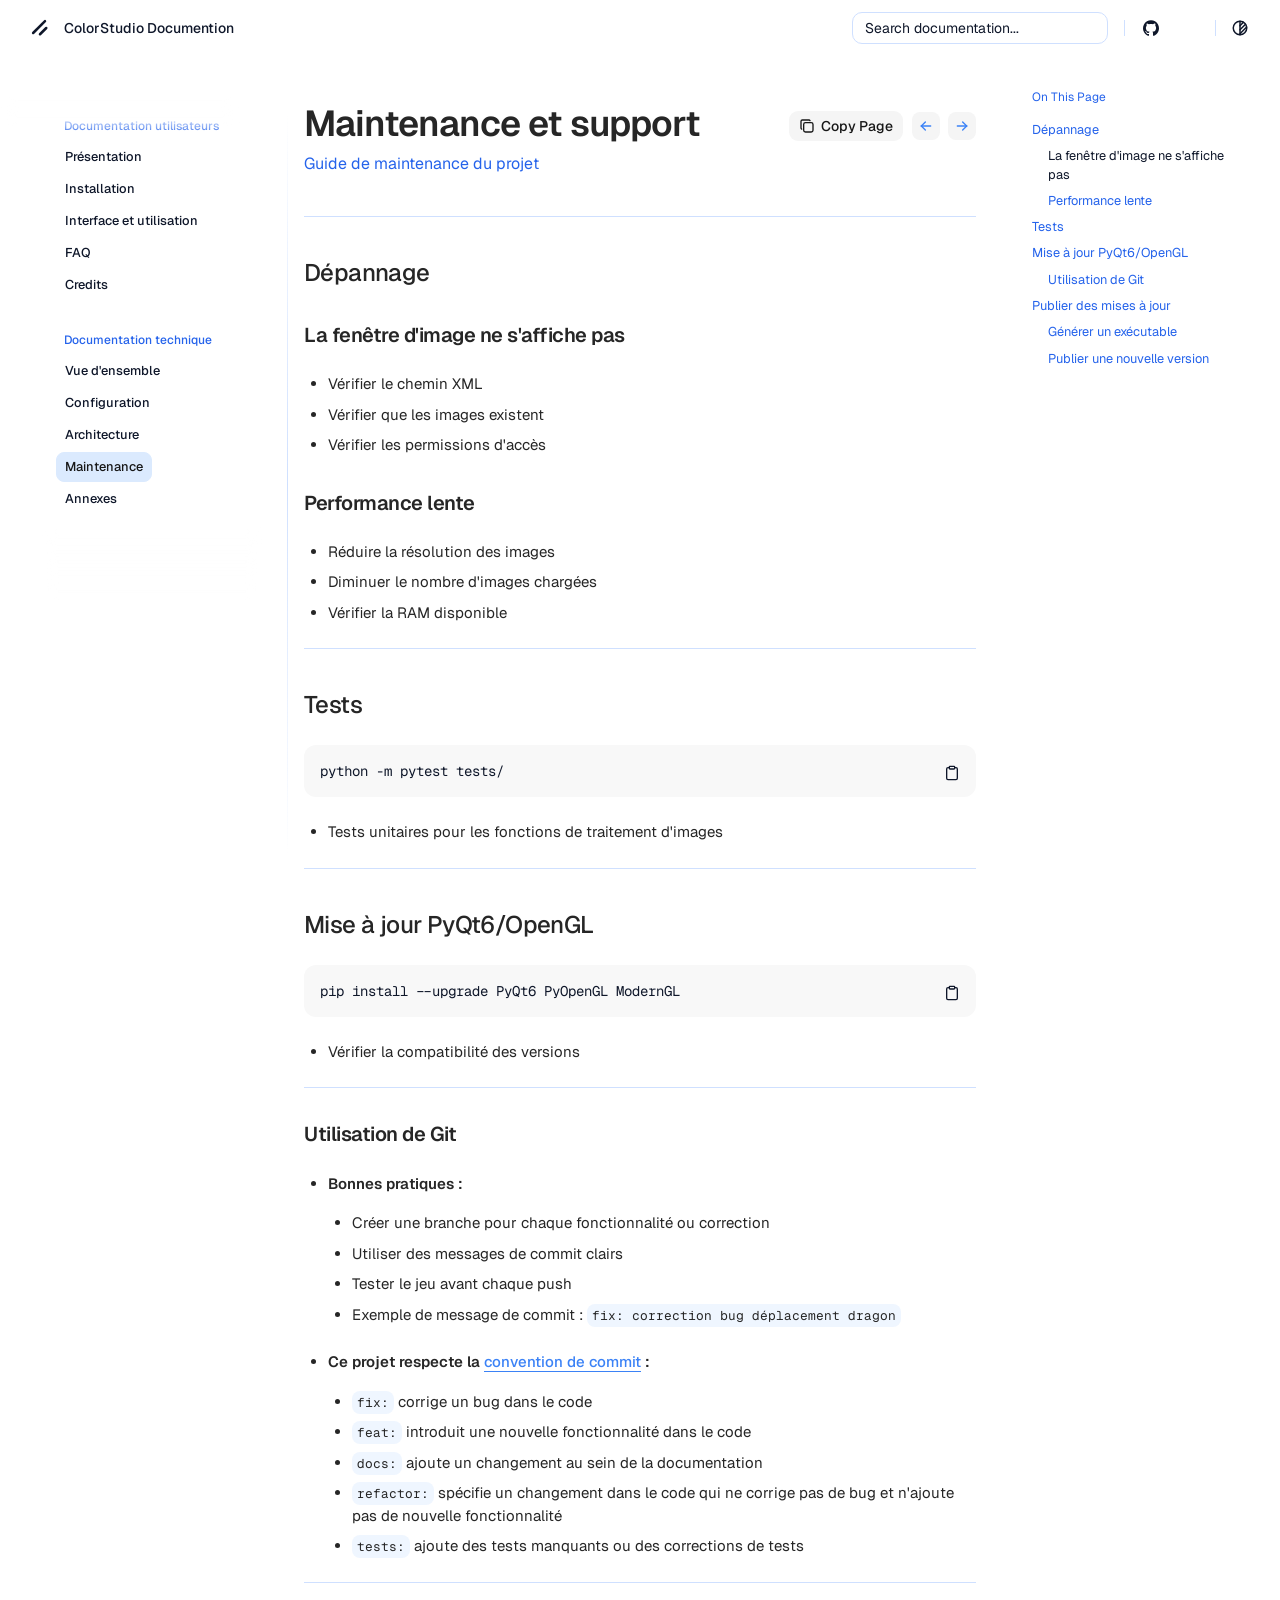
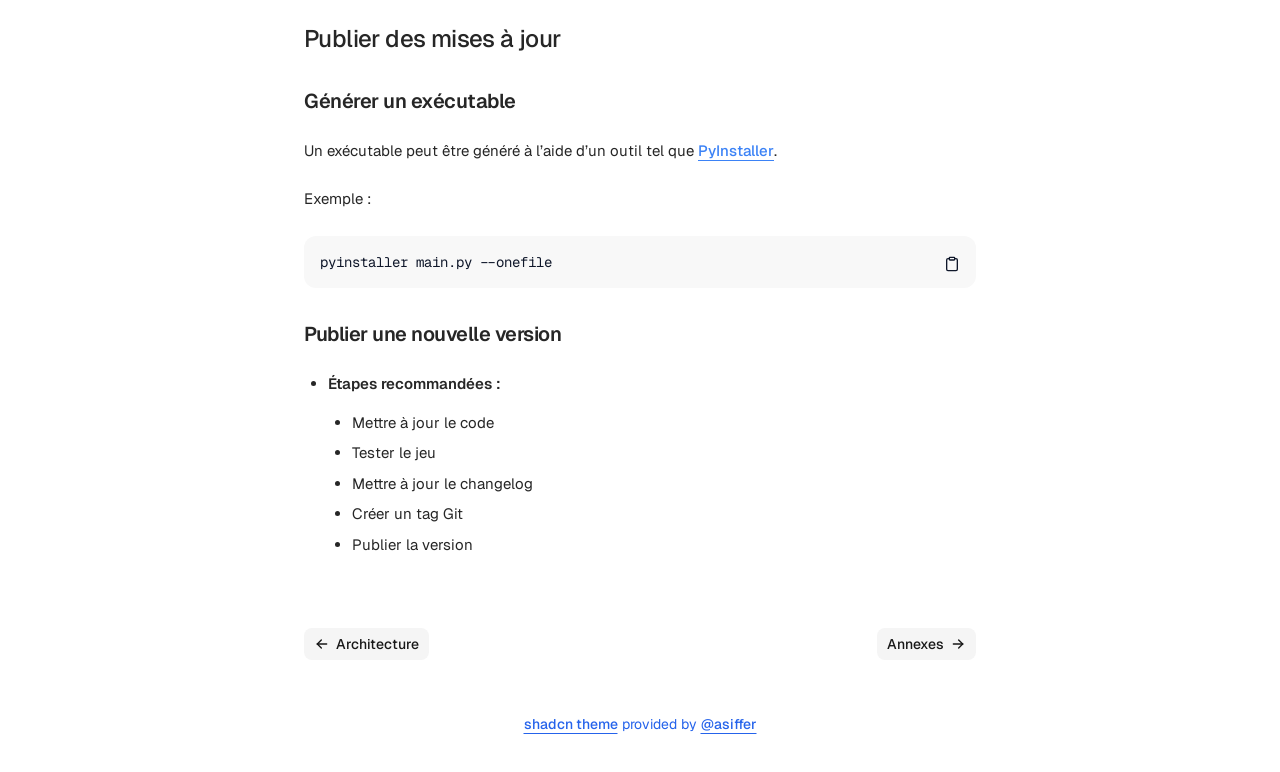
<file: maintenance/index.html>
<!DOCTYPE html>
<html lang="en">

<head>
    <script>
        const base_url = "https://nomimie16.github.io/colorStudio/"; /* for search plugin notably */
    </script>
    <script>
    const darkTheme = window.matchMedia("(prefers-color-scheme: dark)");
    darkTheme.onchange = (e) => {
        if (e.matches) {
            document.documentElement.classList.add("dark")
            localStorage.theme = 'dark';
        } else {
            document.documentElement.classList.remove("dark")
            localStorage.removeItem("theme")
        }
    };

    // On page load. Priotiry to lcaolStorage
    if (localStorage.theme === "dark") {
        document.documentElement.classList.add("dark")
    } else if (localStorage.theme === "light") {
        document.documentElement.classList.remove("dark")
    } else if (darkTheme.matches) {
        document.documentElement.classList.add("dark")
    } else {
        document.documentElement.classList.remove("dark")
    }

    // set the layout based on localStorage
    document.documentElement.classList.add(localStorage.getItem("html-layout") || "layout-fixed");
</script>


    <meta charset="UTF-8">
    <meta name="viewport" content="width=device-width, initial-scale=1">

    


<title>Maintenance et support</title>









<link rel="canonical" href="https://nomimie16.github.io/colorStudio/maintenance/">


<!-- Open Graph (Facebook, LinkedIn) -->

<meta property="og:title" content="Maintenance et support">





<meta property="og:url" content="https://nomimie16.github.io/colorStudio/maintenance/">






<!-- Twitter Card -->

<meta name="twitter:title" content="Maintenance et support">






<!-- JSON-LD Structured Data -->



    <link rel="icon" href="../img/favicon.ico">

    <link href="../css/base.css" rel="stylesheet">
    <link href="../css/geist.css" rel="stylesheet">

    
    

<link id="pygments-light" rel="stylesheet"
    href="../css/pygments/shadcn-light.css">
<link id="pygments-dark" rel="stylesheet"
    href="../css/pygments/github-dark.css"
    media="(prefers-color-scheme: dark)">


    
    <link href="../overrides/theme.css" rel="stylesheet">

    

    <script src="../js/callbacks.js"></script>

    

    

    

    
    <script>
    document.addEventListener("DOMContentLoaded", function () {
        document.querySelectorAll("a.headerlink").forEach(function (link) {
            link.addEventListener("click", function (e) {
                e.preventDefault();

                // Build the full URL with the anchor fragment
                const url = window.location.origin + window.location.pathname + this.getAttribute("href");

                navigator.clipboard.writeText(url).then(function () {
                    // Optional: brief visual feedback
                });
            });
        });
    });
</script>
    

    
    
</head>

<body
    class="text-foreground group/body overscroll-none font-sans antialiased [--footer-height:calc(var(--spacing)*14)] [--header-height:calc(var(--spacing)*14)] xl:[--footer-height:calc(var(--spacing)*24)] theme-default">
    <div id="inner-body" class="bg-background relative z-10 flex min-h-svh flex-col">
        <header class="bg-background sticky top-0 z-50 w-full" view-transition-name="header">
    <div class="container-wrapper 3xl:fixed:px-0 px-6">
        <div class="3xl:fixed:container flex h-(--header-height) items-center gap-2 **:data-[slot=separator]:!h-4">
            <button id="menu-button" data-slot="popover-trigger" onclick="onMobileMenuButtonClick(event)"
                class="group whitespace-nowrap rounded-md text-sm font-medium transition-all disabled:pointer-events-none disabled:opacity-50 [&amp;_svg]:pointer-events-none [&amp;_svg:not([class*='size-'])]:size-4 shrink-0 [&amp;_svg]:shrink-0 outline-none focus-visible:border-ring focus-visible:ring-ring/50 aria-invalid:ring-destructive/20 dark:aria-invalid:ring-destructive/40 aria-invalid:border-destructive hover:text-accent-foreground px-4 py-2 has-[&gt;svg]:px-3 extend-touch-target h-8 touch-manipulation items-center justify-start gap-2.5 !p-0 hover:bg-transparent focus-visible:bg-transparent focus-visible:ring-0 active:bg-transparent dark:hover:bg-transparent flex lg:hidden"
                type="button" aria-haspopup="dialog" aria-expanded="false" aria-controls="radix-«Rmplb»"
                data-state="closed">
                <div class="relative flex h-8 w-4 items-center justify-center">
                    <div class="relative size-4">
                        <!-- 16px x 16px -->
                        <svg xmlns="http://www.w3.org/2000/svg" viewBox="0 0 16 16" fill="none" stroke="currentColor"
                            stroke-width="2" stroke-linecap="round" stroke-linejoin="round">
                            <line x1="0" x2="16" y1="5" y2="5"
                                class="group-data-[state=open]:translate-y-[2.25px] group-data-[state=open]:-translate-x-[2.25px] group-data-[state=open]:rotate-45 transition-all duration-300 origin-center" />
                            <line x1="0" x2="16" y1="11" y2="11"
                                class="group-data-[state=open]:-translate-y-[2.25px] group-data-[state=open]:-translate-x-[2.25px] group-data-[state=open]:-rotate-45 transition-all duration-300 origin-center" />
                        </svg>
                    </div>

                    <span class="sr-only">Toggle Menu</span>
                </div>
                <span class="flex h-8 items-center text-lg leading-none font-medium">Menu</span>
            </button>
            <a data-slot="button"
                class="items-center justify-center gap-2 whitespace-nowrap rounded-md text-sm font-medium transition-all disabled:pointer-events-none disabled:opacity-50 [&_svg]:pointer-events-none [&_svg:not([class*='size-'])]:size-5 shrink-0 [&_svg]:shrink-0 outline-none focus-visible:border-ring focus-visible:ring-ring/50 focus-visible:ring-[3px] aria-invalid:ring-destructive/20 dark:aria-invalid:ring-destructive/40 aria-invalid:border-destructive hover:bg-accent hover:text-accent-foreground dark:hover:bg-accent/50 hidden h-8 lg:flex"
                href="https://nomimie16.github.io/colorStudio/">
                <span class="size-8 flex flex-row justify-center items-center">
                    

<svg xmlns="http://www.w3.org/2000/svg" viewBox="0 0 256 256"
    class="size-5">
    <rect width="256" height="256" fill="none"></rect>
    <line x1="208" y1="128" x2="128" y2="208" fill="none" stroke="currentColor" stroke-linecap="round"
        stroke-linejoin="round" stroke-width="32"></line>
    <line x1="192" y1="40" x2="40" y2="192" fill="none" stroke="currentColor" stroke-linecap="round"
        stroke-linejoin="round" stroke-width="32"></line>
</svg>


                </span>

                
                <h1 class="pr-2">ColorStudio Documention</h1>
                
            </a>
            
            <div class="ml-auto flex items-center gap-2 md:flex-1 md:justify-end">
                <div class="hidden w-full flex-1 md:flex md:w-auto md:flex-none">
                    <div class="hidden w-full flex-1 md:flex md:w-auto md:flex-none">
    <button onclick="onSearchBarClick(event)" data-slot="dialog-trigger" data-variant="outline" data-size="default" class="inline-flex shrink-0 items-center gap-2 text-sm whitespace-nowrap transition-all outline-none focus-visible:border-ring focus-visible:ring-[3px] focus-visible:ring-ring/50 disabled:pointer-events-none disabled:opacity-50 aria-invalid:border-destructive aria-invalid:ring-destructive/20 dark:aria-invalid:ring-destructive/40 [&amp;_svg]:pointer-events-none [&amp;_svg]:shrink-0 [&amp;_svg:not([class*='size-'])]:size-4 border bg-background hover:text-accent-foreground dark:border-input dark:hover:bg-input/50 px-4 py-2 has-[&gt;svg]:px-3 relative h-8 w-full justify-start rounded-lg pl-3 font-normal text-foreground shadow-none hover:bg-muted/50 sm:pr-12 md:w-48 lg:w-56 xl:w-64 dark:bg-card" type="button" aria-haspopup="dialog" aria-expanded="false" aria-controls="radix-_r_1_" data-state="closed">
        <span class="hidden lg:inline-flex">Search documentation...</span>
        <span class="inline-flex lg:hidden">Search...</span>
    </button>
</div>
<dialog id="search-dialog" onclick="onSearchDialogClick(event)"
    class="fixed top-1/2 left-1/2 -translate-x-1/2 -translate-y-1/2 bg-background rounded-lg shadow-lg border overflow-hidden p-0">
    <div class="w-lg gap-4">
        <div class="flex h-full w-full flex-col overflow-hidden rounded-md bg-popover text-popover-foreground">
            <div data-slot="command-input-wrapper" class="flex h-9 items-center gap-2 border-b px-3"><svg
                    xmlns="http://www.w3.org/2000/svg" width="24" height="24" viewBox="0 0 24 24" fill="none"
                    stroke="currentColor" stroke-width="2" stroke-linecap="round" stroke-linejoin="round"
                    class="lucide lucide-search size-4 shrink-0 opacity-50">
                    <circle cx="11" cy="11" r="8"></circle>
                    <path d="m21 21-4.3-4.3"></path>
                </svg>
                <input data-slot="command-input"
                    class="placeholder:text-muted-foreground flex h-10 w-full rounded-md bg-transparent py-3 text-sm outline-hidden disabled:cursor-not-allowed disabled:opacity-50"
                    placeholder="Search documentation..." cmdk-input="" autocomplete="off" autocorrect="off"
                    spellcheck="false" aria-autocomplete="list" role="combobox" aria-expanded="true"
                    aria-controls="radix-«r1t6»" aria-labelledby="radix-«r1t7»" id="radix-«r1t8»" type="text" value=""
                    aria-activedescendant="radix-«r1th»" oninput="onInputHandler(event)">
            </div>
        </div>
        <div id="mkdocs-search-results">
            <!-- search results go there -->
        </div>
    </div>
</dialog>
<script>
    document.removeEventListener("keydown", searchShortcutHandler);
    document.addEventListener("keydown", searchShortcutHandler);
</script>
                </div>
                
                <div data-orientation="vertical" role="none" data-slot="separator"
                    class="bg-border shrink-0 data-[orientation=horizontal]:h-px data-[orientation=horizontal]:w-full data-[orientation=vertical]:h-full data-[orientation=vertical]:w-px ml-2 hidden lg:block">
                </div>
                <a target="_blank" rel="noreferrer" data-slot="button"
                    class="inline-flex items-center justify-center whitespace-nowrap text-sm font-medium transition-all disabled:pointer-events-none disabled:opacity-50 [&amp;_svg]:pointer-events-none [&amp;_svg:not([class*='size-'])]:size-4 shrink-0 [&amp;_svg]:shrink-0 outline-none focus-visible:border-ring focus-visible:ring-ring/50 focus-visible:ring-[3px] aria-invalid:ring-destructive/20 dark:aria-invalid:ring-destructive/40 aria-invalid:border-destructive hover:bg-accent hover:text-accent-foreground dark:hover:bg-accent/50 rounded-md gap-1.5 px-3 has-[&gt;svg]:px-2.5 h-8 shadow-none"
                    href="https://github.com/nomimie16/colorStudio">
                    <svg viewBox="0 0 438.549 438.549">
                        <path fill="currentColor"
                            d="M409.132 114.573c-19.608-33.596-46.205-60.194-79.798-79.8-33.598-19.607-70.277-29.408-110.063-29.408-39.781 0-76.472 9.804-110.063 29.408-33.596 19.605-60.192 46.204-79.8 79.8C9.803 148.168 0 184.854 0 224.63c0 47.78 13.94 90.745 41.827 128.906 27.884 38.164 63.906 64.572 108.063 79.227 5.14.954 8.945.283 11.419-1.996 2.475-2.282 3.711-5.14 3.711-8.562 0-.571-.049-5.708-.144-15.417a2549.81 2549.81 0 01-.144-25.406l-6.567 1.136c-4.187.767-9.469 1.092-15.846 1-6.374-.089-12.991-.757-19.842-1.999-6.854-1.231-13.229-4.086-19.13-8.559-5.898-4.473-10.085-10.328-12.56-17.556l-2.855-6.57c-1.903-4.374-4.899-9.233-8.992-14.559-4.093-5.331-8.232-8.945-12.419-10.848l-1.999-1.431c-1.332-.951-2.568-2.098-3.711-3.429-1.142-1.331-1.997-2.663-2.568-3.997-.572-1.335-.098-2.43 1.427-3.289 1.525-.859 4.281-1.276 8.28-1.276l5.708.853c3.807.763 8.516 3.042 14.133 6.851 5.614 3.806 10.229 8.754 13.846 14.842 4.38 7.806 9.657 13.754 15.846 17.847 6.184 4.093 12.419 6.136 18.699 6.136 6.28 0 11.704-.476 16.274-1.423 4.565-.952 8.848-2.383 12.847-4.285 1.713-12.758 6.377-22.559 13.988-29.41-10.848-1.14-20.601-2.857-29.264-5.14-8.658-2.286-17.605-5.996-26.835-11.14-9.235-5.137-16.896-11.516-22.985-19.126-6.09-7.614-11.088-17.61-14.987-29.979-3.901-12.374-5.852-26.648-5.852-42.826 0-23.035 7.52-42.637 22.557-58.817-7.044-17.318-6.379-36.732 1.997-58.24 5.52-1.715 13.706-.428 24.554 3.853 10.85 4.283 18.794 7.952 23.84 10.994 5.046 3.041 9.089 5.618 12.135 7.708 17.705-4.947 35.976-7.421 54.818-7.421s37.117 2.474 54.823 7.421l10.849-6.849c7.419-4.57 16.18-8.758 26.262-12.565 10.088-3.805 17.802-4.853 23.134-3.138 8.562 21.509 9.325 40.922 2.279 58.24 15.036 16.18 22.559 35.787 22.559 58.817 0 16.178-1.958 30.497-5.853 42.966-3.9 12.471-8.941 22.457-15.125 29.979-6.191 7.521-13.901 13.85-23.131 18.986-9.232 5.14-18.182 8.85-26.84 11.136-8.662 2.286-18.415 4.004-29.263 5.146 9.894 8.562 14.842 22.077 14.842 40.539v60.237c0 3.422 1.19 6.279 3.572 8.562 2.379 2.279 6.136 2.95 11.276 1.995 44.163-14.653 80.185-41.062 108.068-79.226 27.88-38.161 41.825-81.126 41.825-128.906-.01-39.771-9.818-76.454-29.414-110.049z">
                        </path>
                    </svg>
                    
                    <span id="stargazers" class="text-muted-foreground w-8 text-xs tabular-nums" onload="test()">
                    </span>
                    
                </a>
                
                <div data-orientation="vertical" role="none" data-slot="separator"
                    class="bg-border shrink-0 data-[orientation=horizontal]:h-px data-[orientation=horizontal]:w-full data-[orientation=vertical]:h-full data-[orientation=vertical]:w-px 3xl:flex hidden">
                </div>
                <button data-slot="button"
                    class="items-center justify-center gap-2 whitespace-nowrap rounded-md text-sm font-medium transition-all disabled:pointer-events-none disabled:opacity-50 [&amp;_svg]:pointer-events-none [&amp;_svg:not([class*='size-'])]:size-4 shrink-0 [&amp;_svg]:shrink-0 outline-none focus-visible:border-ring focus-visible:ring-ring/50 focus-visible:ring-[3px] aria-invalid:ring-destructive/20 dark:aria-invalid:ring-destructive/40 aria-invalid:border-destructive hover:bg-accent hover:text-accent-foreground dark:hover:bg-accent/50 size-8 3xl:flex hidden"
                    title="Toggle layout" onclick="toggleLayout(event)">
                    <span class="sr-only">Toggle layout</span>
                    <svg xmlns="http://www.w3.org/2000/svg" width="24" height="24" viewBox="0 0 24 24" fill="none"
                        stroke="currentColor" stroke-width="2" stroke-linecap="round" stroke-linejoin="round"
                        class="lucide lucide-gallery-horizontal">
                        <path d="M2 3v18"></path>
                        <rect width="12" height="18" x="6" y="3" rx="2"></rect>
                        <path d="M22 3v18"></path>
                    </svg>
                </button>
                <div data-orientation="vertical" role="none" data-slot="separator"
                    class="bg-border shrink-0 data-[orientation=horizontal]:h-px data-[orientation=horizontal]:w-full data-[orientation=vertical]:h-full data-[orientation=vertical]:w-px">
                </div>
                <button data-slot="button"
                    class="inline-flex items-center justify-center gap-2 whitespace-nowrap rounded-md text-sm font-medium transition-all disabled:pointer-events-none disabled:opacity-50 [&amp;_svg]:pointer-events-none [&amp;_svg:not([class*='size-'])]:size-4 shrink-0 [&amp;_svg]:shrink-0 outline-none focus-visible:border-ring focus-visible:ring-ring/50 focus-visible:ring-[3px] aria-invalid:ring-destructive/20 dark:aria-invalid:ring-destructive/40 aria-invalid:border-destructive hover:bg-accent hover:text-accent-foreground dark:hover:bg-accent/50 group/toggle extend-touch-target size-8"
                    title="Toggle theme" onclick="onThemeSwitch(event)">
                    <svg xmlns="http://www.w3.org/2000/svg" width="24" height="24" viewBox="0 0 24 24" fill="none"
                        stroke="currentColor" stroke-width="2" stroke-linecap="round" stroke-linejoin="round"
                        class="size-4.5">
                        <path stroke="none" d="M0 0h24v24H0z" fill="none"></path>
                        <path d="M12 12m-9 0a9 9 0 1 0 18 0a9 9 0 1 0 -18 0"></path>
                        <path d="M12 3l0 18"></path>
                        <path d="M12 9l4.65 -4.65"></path>
                        <path d="M12 14.3l7.37 -7.37"></path>
                        <path d="M12 19.6l8.85 -8.85"></path>
                    </svg>
                    <span class="sr-only">Toggle theme</span>
                </button>
            </div>
        </div>
    </div>
</header>
        <main class="flex flex-1 flex-col">
            <div class="container-wrapper flex flex-1 flex-col px-2">
                <div data-slot="sidebar-wrapper"
                    style="--sidebar-width:calc(var(--spacing) * 72);--sidebar-width-icon:3rem;"
                    class="group/sidebar-wrapper has-data-[variant=inset]:bg-sidebar flex w-full 3xl:fixed:container 3xl:fixed:px-3 min-h-min flex-1 items-start px-0 [--sidebar-width:220px] [--top-spacing:0] lg:grid lg:grid-cols-[var(--sidebar-width)_minmax(0,1fr)] lg:[--sidebar-width:240px] lg:[--top-spacing:calc(var(--spacing)*4)]">
                    <div data-slot="sidebar"
                        class="w-(--sidebar-width) flex-col text-sidebar-foreground sticky top-[calc(var(--header-height)+0.6rem)] z-30 hidden h-[calc(100svh-10rem)] overscroll-none bg-transparent [--sidebar-menu-width:--spacing(56)] lg:flex">
                        <div class="h-9"></div>
                        <div
                            class="absolute top-8 z-10 h-8 w-(--sidebar-menu-width) shrink-0 bg-gradient-to-b from-background via-background/80 to-background/50 blur-xs">
                        </div>
                        <div
                            class="absolute top-12 right-2 bottom-0 hidden h-full w-px bg-gradient-to-b from-transparent via-border to-transparent lg:flex">
                        </div>
                        <div data-slot="sidebar-content" data-sidebar="content" view-transition-name="sidebar"
                            class="flex min-h-0 flex-1 flex-col gap-2 overflow-auto group-data-[collapsible=icon]:overflow-hidden mx-auto no-scrollbar w-(--sidebar-menu-width) overflow-x-hidden px-2">
                            














<div data-slot="sidebar-group" data-sidebar="group" class="relative flex w-full min-w-0 flex-col p-2">
    <div data-slot="sidebar-group-label" data-sidebar="group-label"
        class="flex h-8 shrink-0 items-center rounded-md px-2 text-xs ring-sidebar-ring outline-hidden transition-[margin,opacity] duration-200 ease-linear focus-visible:ring-2 [&>svg]:size-4 [&>svg]:shrink-0 group-data-[collapsible=icon]:-mt-8 group-data-[collapsible=icon]:opacity-0 font-medium text-muted-foreground">
        Documentation utilisateurs</div>
    <div data-slot="sidebar-group-content" data-sidebar="group-content" class="w-full text-sm">
        <ul data-slot="sidebar-menu" data-sidebar="menu" class="flex w-full min-w-0 flex-col gap-0.5">
            
            <li data-slot="sidebar-menu-item" data-sidebar="menu-item" class="group/menu-item relative">
    <a data-slot="sidebar-menu-button" data-active="false" data-sidebar="menu-button"
        data-size="default" href="/colorStudio/"
        class="hpeer/menu-button flex items-center gap-2 rounded-md p-2 text-left ring-sidebar-ring outline-hidden transition-[width,height,padding] group-has-data-[sidebar=menu-action]/menu-item:pr-8 group-data-[collapsible=icon]:size-8! group-data-[collapsible=icon]:p-2! focus-visible:ring-2 active:bg-sidebar-accent active:text-sidebar-accent-foreground disabled:pointer-events-none disabled:opacity-50 aria-disabled:pointer-events-none aria-disabled:opacity-50 data-[active=true]:font-medium data-[active=true]:text-sidebar-accent-foreground data-[state=open]:hover:bg-sidebar-accent data-[state=open]:hover:text-sidebar-accent-foreground [&>span:last-child]:truncate [&>svg]:size-4 [&>svg]:shrink-0 hover:bg-sidebar-accent hover:text-sidebar-accent-foreground relative h-[30px] w-fit overflow-visible border border-transparent text-[0.8rem] font-medium after:absolute after:inset-x-0 after:-inset-y-1 after:z-0 after:rounded-md data-[active=true]:border-accent data-[active=true]:bg-accent 3xl:fixed:w-full 3xl:fixed:max-w-48">

        
        Présentation
        

        

        

        
    </a>
</li>
            
            <li data-slot="sidebar-menu-item" data-sidebar="menu-item" class="group/menu-item relative">
    <a data-slot="sidebar-menu-button" data-active="false" data-sidebar="menu-button"
        data-size="default" href="/colorStudio/install/"
        class="hpeer/menu-button flex items-center gap-2 rounded-md p-2 text-left ring-sidebar-ring outline-hidden transition-[width,height,padding] group-has-data-[sidebar=menu-action]/menu-item:pr-8 group-data-[collapsible=icon]:size-8! group-data-[collapsible=icon]:p-2! focus-visible:ring-2 active:bg-sidebar-accent active:text-sidebar-accent-foreground disabled:pointer-events-none disabled:opacity-50 aria-disabled:pointer-events-none aria-disabled:opacity-50 data-[active=true]:font-medium data-[active=true]:text-sidebar-accent-foreground data-[state=open]:hover:bg-sidebar-accent data-[state=open]:hover:text-sidebar-accent-foreground [&>span:last-child]:truncate [&>svg]:size-4 [&>svg]:shrink-0 hover:bg-sidebar-accent hover:text-sidebar-accent-foreground relative h-[30px] w-fit overflow-visible border border-transparent text-[0.8rem] font-medium after:absolute after:inset-x-0 after:-inset-y-1 after:z-0 after:rounded-md data-[active=true]:border-accent data-[active=true]:bg-accent 3xl:fixed:w-full 3xl:fixed:max-w-48">

        
        Installation
        

        

        

        
    </a>
</li>
            
            <li data-slot="sidebar-menu-item" data-sidebar="menu-item" class="group/menu-item relative">
    <a data-slot="sidebar-menu-button" data-active="false" data-sidebar="menu-button"
        data-size="default" href="/colorStudio/utilisation/"
        class="hpeer/menu-button flex items-center gap-2 rounded-md p-2 text-left ring-sidebar-ring outline-hidden transition-[width,height,padding] group-has-data-[sidebar=menu-action]/menu-item:pr-8 group-data-[collapsible=icon]:size-8! group-data-[collapsible=icon]:p-2! focus-visible:ring-2 active:bg-sidebar-accent active:text-sidebar-accent-foreground disabled:pointer-events-none disabled:opacity-50 aria-disabled:pointer-events-none aria-disabled:opacity-50 data-[active=true]:font-medium data-[active=true]:text-sidebar-accent-foreground data-[state=open]:hover:bg-sidebar-accent data-[state=open]:hover:text-sidebar-accent-foreground [&>span:last-child]:truncate [&>svg]:size-4 [&>svg]:shrink-0 hover:bg-sidebar-accent hover:text-sidebar-accent-foreground relative h-[30px] w-fit overflow-visible border border-transparent text-[0.8rem] font-medium after:absolute after:inset-x-0 after:-inset-y-1 after:z-0 after:rounded-md data-[active=true]:border-accent data-[active=true]:bg-accent 3xl:fixed:w-full 3xl:fixed:max-w-48">

        
        Interface et utilisation
        

        

        

        
    </a>
</li>
            
            <li data-slot="sidebar-menu-item" data-sidebar="menu-item" class="group/menu-item relative">
    <a data-slot="sidebar-menu-button" data-active="false" data-sidebar="menu-button"
        data-size="default" href="/colorStudio/faq/"
        class="hpeer/menu-button flex items-center gap-2 rounded-md p-2 text-left ring-sidebar-ring outline-hidden transition-[width,height,padding] group-has-data-[sidebar=menu-action]/menu-item:pr-8 group-data-[collapsible=icon]:size-8! group-data-[collapsible=icon]:p-2! focus-visible:ring-2 active:bg-sidebar-accent active:text-sidebar-accent-foreground disabled:pointer-events-none disabled:opacity-50 aria-disabled:pointer-events-none aria-disabled:opacity-50 data-[active=true]:font-medium data-[active=true]:text-sidebar-accent-foreground data-[state=open]:hover:bg-sidebar-accent data-[state=open]:hover:text-sidebar-accent-foreground [&>span:last-child]:truncate [&>svg]:size-4 [&>svg]:shrink-0 hover:bg-sidebar-accent hover:text-sidebar-accent-foreground relative h-[30px] w-fit overflow-visible border border-transparent text-[0.8rem] font-medium after:absolute after:inset-x-0 after:-inset-y-1 after:z-0 after:rounded-md data-[active=true]:border-accent data-[active=true]:bg-accent 3xl:fixed:w-full 3xl:fixed:max-w-48">

        
        FAQ
        

        

        

        
    </a>
</li>
            
            <li data-slot="sidebar-menu-item" data-sidebar="menu-item" class="group/menu-item relative">
    <a data-slot="sidebar-menu-button" data-active="false" data-sidebar="menu-button"
        data-size="default" href="/colorStudio/credits/"
        class="hpeer/menu-button flex items-center gap-2 rounded-md p-2 text-left ring-sidebar-ring outline-hidden transition-[width,height,padding] group-has-data-[sidebar=menu-action]/menu-item:pr-8 group-data-[collapsible=icon]:size-8! group-data-[collapsible=icon]:p-2! focus-visible:ring-2 active:bg-sidebar-accent active:text-sidebar-accent-foreground disabled:pointer-events-none disabled:opacity-50 aria-disabled:pointer-events-none aria-disabled:opacity-50 data-[active=true]:font-medium data-[active=true]:text-sidebar-accent-foreground data-[state=open]:hover:bg-sidebar-accent data-[state=open]:hover:text-sidebar-accent-foreground [&>span:last-child]:truncate [&>svg]:size-4 [&>svg]:shrink-0 hover:bg-sidebar-accent hover:text-sidebar-accent-foreground relative h-[30px] w-fit overflow-visible border border-transparent text-[0.8rem] font-medium after:absolute after:inset-x-0 after:-inset-y-1 after:z-0 after:rounded-md data-[active=true]:border-accent data-[active=true]:bg-accent 3xl:fixed:w-full 3xl:fixed:max-w-48">

        
        Credits
        

        

        

        
    </a>
</li>
            
        </ul>
    </div>
</div>



<div data-slot="sidebar-group" data-sidebar="group" class="relative flex w-full min-w-0 flex-col p-2">
    <div data-slot="sidebar-group-label" data-sidebar="group-label"
        class="flex h-8 shrink-0 items-center rounded-md px-2 text-xs ring-sidebar-ring outline-hidden transition-[margin,opacity] duration-200 ease-linear focus-visible:ring-2 [&>svg]:size-4 [&>svg]:shrink-0 group-data-[collapsible=icon]:-mt-8 group-data-[collapsible=icon]:opacity-0 font-medium text-muted-foreground">
        Documentation technique</div>
    <div data-slot="sidebar-group-content" data-sidebar="group-content" class="w-full text-sm">
        <ul data-slot="sidebar-menu" data-sidebar="menu" class="flex w-full min-w-0 flex-col gap-0.5">
            
            <li data-slot="sidebar-menu-item" data-sidebar="menu-item" class="group/menu-item relative">
    <a data-slot="sidebar-menu-button" data-active="false" data-sidebar="menu-button"
        data-size="default" href="/colorStudio/overview/"
        class="hpeer/menu-button flex items-center gap-2 rounded-md p-2 text-left ring-sidebar-ring outline-hidden transition-[width,height,padding] group-has-data-[sidebar=menu-action]/menu-item:pr-8 group-data-[collapsible=icon]:size-8! group-data-[collapsible=icon]:p-2! focus-visible:ring-2 active:bg-sidebar-accent active:text-sidebar-accent-foreground disabled:pointer-events-none disabled:opacity-50 aria-disabled:pointer-events-none aria-disabled:opacity-50 data-[active=true]:font-medium data-[active=true]:text-sidebar-accent-foreground data-[state=open]:hover:bg-sidebar-accent data-[state=open]:hover:text-sidebar-accent-foreground [&>span:last-child]:truncate [&>svg]:size-4 [&>svg]:shrink-0 hover:bg-sidebar-accent hover:text-sidebar-accent-foreground relative h-[30px] w-fit overflow-visible border border-transparent text-[0.8rem] font-medium after:absolute after:inset-x-0 after:-inset-y-1 after:z-0 after:rounded-md data-[active=true]:border-accent data-[active=true]:bg-accent 3xl:fixed:w-full 3xl:fixed:max-w-48">

        
        Vue d'ensemble
        

        

        

        
    </a>
</li>
            
            <li data-slot="sidebar-menu-item" data-sidebar="menu-item" class="group/menu-item relative">
    <a data-slot="sidebar-menu-button" data-active="false" data-sidebar="menu-button"
        data-size="default" href="/colorStudio/config/"
        class="hpeer/menu-button flex items-center gap-2 rounded-md p-2 text-left ring-sidebar-ring outline-hidden transition-[width,height,padding] group-has-data-[sidebar=menu-action]/menu-item:pr-8 group-data-[collapsible=icon]:size-8! group-data-[collapsible=icon]:p-2! focus-visible:ring-2 active:bg-sidebar-accent active:text-sidebar-accent-foreground disabled:pointer-events-none disabled:opacity-50 aria-disabled:pointer-events-none aria-disabled:opacity-50 data-[active=true]:font-medium data-[active=true]:text-sidebar-accent-foreground data-[state=open]:hover:bg-sidebar-accent data-[state=open]:hover:text-sidebar-accent-foreground [&>span:last-child]:truncate [&>svg]:size-4 [&>svg]:shrink-0 hover:bg-sidebar-accent hover:text-sidebar-accent-foreground relative h-[30px] w-fit overflow-visible border border-transparent text-[0.8rem] font-medium after:absolute after:inset-x-0 after:-inset-y-1 after:z-0 after:rounded-md data-[active=true]:border-accent data-[active=true]:bg-accent 3xl:fixed:w-full 3xl:fixed:max-w-48">

        
        Configuration
        

        

        

        
    </a>
</li>
            
            <li data-slot="sidebar-menu-item" data-sidebar="menu-item" class="group/menu-item relative">
    <a data-slot="sidebar-menu-button" data-active="false" data-sidebar="menu-button"
        data-size="default" href="/colorStudio/architecture/"
        class="hpeer/menu-button flex items-center gap-2 rounded-md p-2 text-left ring-sidebar-ring outline-hidden transition-[width,height,padding] group-has-data-[sidebar=menu-action]/menu-item:pr-8 group-data-[collapsible=icon]:size-8! group-data-[collapsible=icon]:p-2! focus-visible:ring-2 active:bg-sidebar-accent active:text-sidebar-accent-foreground disabled:pointer-events-none disabled:opacity-50 aria-disabled:pointer-events-none aria-disabled:opacity-50 data-[active=true]:font-medium data-[active=true]:text-sidebar-accent-foreground data-[state=open]:hover:bg-sidebar-accent data-[state=open]:hover:text-sidebar-accent-foreground [&>span:last-child]:truncate [&>svg]:size-4 [&>svg]:shrink-0 hover:bg-sidebar-accent hover:text-sidebar-accent-foreground relative h-[30px] w-fit overflow-visible border border-transparent text-[0.8rem] font-medium after:absolute after:inset-x-0 after:-inset-y-1 after:z-0 after:rounded-md data-[active=true]:border-accent data-[active=true]:bg-accent 3xl:fixed:w-full 3xl:fixed:max-w-48">

        
        Architecture
        

        

        

        
    </a>
</li>
            
            <li data-slot="sidebar-menu-item" data-sidebar="menu-item" class="group/menu-item relative">
    <a data-slot="sidebar-menu-button" data-active="true" data-sidebar="menu-button"
        data-size="default" href="/colorStudio/maintenance/"
        class="hpeer/menu-button flex items-center gap-2 rounded-md p-2 text-left ring-sidebar-ring outline-hidden transition-[width,height,padding] group-has-data-[sidebar=menu-action]/menu-item:pr-8 group-data-[collapsible=icon]:size-8! group-data-[collapsible=icon]:p-2! focus-visible:ring-2 active:bg-sidebar-accent active:text-sidebar-accent-foreground disabled:pointer-events-none disabled:opacity-50 aria-disabled:pointer-events-none aria-disabled:opacity-50 data-[active=true]:font-medium data-[active=true]:text-sidebar-accent-foreground data-[state=open]:hover:bg-sidebar-accent data-[state=open]:hover:text-sidebar-accent-foreground [&>span:last-child]:truncate [&>svg]:size-4 [&>svg]:shrink-0 hover:bg-sidebar-accent hover:text-sidebar-accent-foreground relative h-[30px] w-fit overflow-visible border border-transparent text-[0.8rem] font-medium after:absolute after:inset-x-0 after:-inset-y-1 after:z-0 after:rounded-md data-[active=true]:border-accent data-[active=true]:bg-accent 3xl:fixed:w-full 3xl:fixed:max-w-48">

        
        Maintenance
        

        

        

        
    </a>
</li>
            
            <li data-slot="sidebar-menu-item" data-sidebar="menu-item" class="group/menu-item relative">
    <a data-slot="sidebar-menu-button" data-active="false" data-sidebar="menu-button"
        data-size="default" href="/colorStudio/annexes/"
        class="hpeer/menu-button flex items-center gap-2 rounded-md p-2 text-left ring-sidebar-ring outline-hidden transition-[width,height,padding] group-has-data-[sidebar=menu-action]/menu-item:pr-8 group-data-[collapsible=icon]:size-8! group-data-[collapsible=icon]:p-2! focus-visible:ring-2 active:bg-sidebar-accent active:text-sidebar-accent-foreground disabled:pointer-events-none disabled:opacity-50 aria-disabled:pointer-events-none aria-disabled:opacity-50 data-[active=true]:font-medium data-[active=true]:text-sidebar-accent-foreground data-[state=open]:hover:bg-sidebar-accent data-[state=open]:hover:text-sidebar-accent-foreground [&>span:last-child]:truncate [&>svg]:size-4 [&>svg]:shrink-0 hover:bg-sidebar-accent hover:text-sidebar-accent-foreground relative h-[30px] w-fit overflow-visible border border-transparent text-[0.8rem] font-medium after:absolute after:inset-x-0 after:-inset-y-1 after:z-0 after:rounded-md data-[active=true]:border-accent data-[active=true]:bg-accent 3xl:fixed:w-full 3xl:fixed:max-w-48">

        
        Annexes
        

        

        

        
    </a>
</li>
            
        </ul>
    </div>
</div>





<div class="sticky -bottom-1 z-10 h-16 shrink-0 bg-gradient-to-t from-background via-background/80 to-background/50 blur-xs"></div>
                        </div>
                    </div>
                    <div class="h-full w-full">
                        <div data-slot="docs" class="flex items-stretch text-[1.05rem] sm:text-[15px] xl:w-full">
                            <div class="flex min-w-0 flex-1 flex-col">
                                <div class="h-(--top-spacing) shrink-0"></div>
                                <article class="w-full" view-transition-name="page">
  <div class="flex flex-col gap-2">
    <div class="flex flex-col gap-2">
      <div id="page-header" class="flex items-start justify-between">
        <h1 class="scroll-m-20 text-4xl font-semibold tracking-tight sm:text-3xl xl:text-4xl">
          Maintenance et support
        </h1>

        <div class="flex items-center gap-2 pt-1.5">
          
<button
    onclick="fetch(`https://nomimie16.github.io/colorStudio/maintenance.md`).then((r) => r.blob()).then((blob) => navigator.clipboard.write([new ClipboardItem({ 'text/plain': blob })]))"
    data-slot="button" class="secondary cursor-pointer">
    <svg xmlns="http://www.w3.org/2000/svg" width="24" height="24" viewBox="0 0 24 24" fill="none" stroke="currentColor"
        stroke-width="2" stroke-linecap="round" stroke-linejoin="round" class="tabler-icon tabler-icon-copy ">
        <path
            d="M7 7m0 2.667a2.667 2.667 0 0 1 2.667 -2.667h8.666a2.667 2.667 0 0 1 2.667 2.667v8.666a2.667 2.667 0 0 1 -2.667 2.667h-8.666a2.667 2.667 0 0 1 -2.667 -2.667z">
        </path>
        <path d="M4.012 16.737a2.005 2.005 0 0 1 -1.012 -1.737v-10c0 -1.1 .9 -2 2 -2h10c.75 0 1.158 .385 1.5 1"></path>
    </svg>
    <span class="max-md:hidden">Copy Page</span>
</button>
          
          <a data-slot="button" id="previous-button"
            class="inline-flex items-center justify-center gap-2 whitespace-nowrap rounded-md text-sm font-medium transition-all disabled:pointer-events-none disabled:opacity-50 [&amp;_svg]:pointer-events-none [&amp;_svg:not([class*='size-'])]:size-4 shrink-0 [&amp;_svg]:shrink-0 outline-none focus-visible:border-ring focus-visible:ring-ring/50 focus-visible:ring-[3px] aria-invalid:ring-destructive/20 dark:aria-invalid:ring-destructive/40 aria-invalid:border-destructive bg-secondary text-secondary-foreground hover:bg-secondary/80 extend-touch-target size-8 shadow-none md:size-7"
            href="/colorStudio/architecture/">
            <svg xmlns="http://www.w3.org/2000/svg" width="24" height="24" viewBox="0 0 24 24" fill="none"
              stroke="currentColor" stroke-width="2" stroke-linecap="round" stroke-linejoin="round"
              class="tabler-icon tabler-icon-arrow-left">
              <path d="M5 12l14 0"></path>
              <path d="M5 12l6 6"></path>
              <path d="M5 12l6 -6"></path>
            </svg>
            <span class="sr-only">Previous</span>
          </a>
          
          
          <a data-slot="button" id="next-button"
            class="inline-flex items-center justify-center gap-2 whitespace-nowrap rounded-md text-sm font-medium transition-all disabled:pointer-events-none disabled:opacity-50 [&amp;_svg]:pointer-events-none [&amp;_svg:not([class*='size-'])]:size-4 shrink-0 [&amp;_svg]:shrink-0 outline-none focus-visible:border-ring focus-visible:ring-ring/50 focus-visible:ring-[3px] aria-invalid:ring-destructive/20 dark:aria-invalid:ring-destructive/40 aria-invalid:border-destructive bg-secondary text-secondary-foreground hover:bg-secondary/80 extend-touch-target size-8 shadow-none md:size-7"
            href="/colorStudio/annexes/">
            <span class="sr-only">Next</span>
            <svg xmlns="http://www.w3.org/2000/svg" width="24" height="24" viewBox="0 0 24 24" fill="none"
              stroke="currentColor" stroke-width="2" stroke-linecap="round" stroke-linejoin="round"
              class="tabler-icon tabler-icon-arrow-right">
              <path d="M5 12l14 0"></path>
              <path d="M13 18l6 -6"></path>
              <path d="M13 6l6 6"></path>
            </svg>
          </a>
          
        </div>
      </div>
      
      <p id="summary" class="text-muted-foreground text-[1.05rem] text-balance sm:text-base">
        Guide de maintenance du projet
      </p>
      
    </div>
    <div class="flex justify-end items-center">
       
    </div>
  </div>
  <div class="typography w-full flex-1 *:data-[slot=alert]:first:mt-0">
    <hr />
<h2 id="depannage">Dépannage</h2>
<h3 id="la-fenetre-dimage-ne-saffiche-pas">La fenêtre d'image ne s'affiche pas</h3>
<ul>
<li>Vérifier le chemin XML</li>
<li>Vérifier que les images existent</li>
<li>Vérifier les permissions d'accès</li>
</ul>
<h3 id="performance-lente">Performance lente</h3>
<ul>
<li>Réduire la résolution des images</li>
<li>Diminuer le nombre d'images chargées</li>
<li>Vérifier la RAM disponible</li>
</ul>
<hr />
<h2 id="tests">Tests</h2>
<div class="codehilite"><pre><span></span><code>python -m pytest tests/ 
</code></pre></div>

<ul>
<li>Tests unitaires pour les fonctions de traitement d'images</li>
</ul>
<hr />
<h2 id="mise-a-jour-pyqt6opengl">Mise à jour PyQt6/OpenGL</h2>
<div class="codehilite"><pre><span></span><code>pip install --upgrade PyQt6 PyOpenGL ModernGL
</code></pre></div>

<ul>
<li>Vérifier la compatibilité des versions</li>
</ul>
<hr />
<h3 id="utilisation-de-git">Utilisation de Git</h3>
<ul>
<li>
<p><strong>Bonnes pratiques :</strong></p>
<ul>
<li>Créer une branche pour chaque fonctionnalité ou correction</li>
<li>Utiliser des messages de commit clairs</li>
<li>Tester le jeu avant chaque push</li>
<li>Exemple de message de commit :
<code>fix: correction bug déplacement dragon</code></li>
</ul>
</li>
<li>
<p><strong>Ce projet respecte la <a href="https://www.conventionalcommits.org/en/v1.0.0/">convention de commit</a> :</strong></p>
<ul>
<li><code>fix:</code> corrige un bug dans le code</li>
<li><code>feat:</code> introduit une nouvelle fonctionnalité dans le code</li>
<li><code>docs:</code> ajoute un changement au sein de la documentation</li>
<li><code>refactor:</code> spécifie un changement dans le code qui ne corrige pas de bug et n'ajoute pas de nouvelle fonctionnalité</li>
<li><code>tests:</code> ajoute des tests manquants ou des corrections de tests</li>
</ul>
</li>
</ul>
<hr />
<h2 id="publier-des-mises-a-jour">Publier des mises à jour</h2>
<h3 id="generer-un-executable">Générer un exécutable</h3>
<p>Un exécutable peut être généré à l’aide d’un outil tel que <a href="https://pyinstaller.org/en/stable/">PyInstaller</a>.</p>
<p>Exemple :</p>
<div class="codehilite"><pre><span></span><code>pyinstaller main.py --onefile
</code></pre></div>

<h3 id="publier-une-nouvelle-version">Publier une nouvelle version</h3>
<ul>
<li>
<p><strong>Étapes recommandées :</strong></p>
<ul>
<li>Mettre à jour le code</li>
<li>Tester le jeu</li>
<li>Mettre à jour le changelog</li>
<li>Créer un tag Git</li>
<li>Publier la version</li>
</ul>
</li>
</ul>
  </div>
  
  <script>
    document.querySelectorAll('article h2, article h3').forEach((header) => {
      toc.observer.observe(header);
    });
  </script>
</article>
                                <div class="mx-auto flex flex-wrap h-16 w-full max-w-2xl items-center gap-2 px-4 md:px-0">
    
    <a data-slot="button"
        class="inline-flex items-center justify-center whitespace-nowrap text-sm font-medium transition-all disabled:pointer-events-none disabled:opacity-50 [&amp;_svg]:pointer-events-none [&amp;_svg:not([class*='size-'])]:size-4 shrink-0 [&amp;_svg]:shrink-0 outline-none focus-visible:border-ring focus-visible:ring-ring/50 focus-visible:ring-[3px] aria-invalid:ring-destructive/20 dark:aria-invalid:ring-destructive/40 aria-invalid:border-destructive bg-secondary text-secondary-foreground hover:bg-secondary/80 h-8 rounded-md gap-1.5 px-3 has-[&gt;svg]:px-2.5 shadow-none"
        href="/colorStudio/architecture/">
        <svg xmlns="http://www.w3.org/2000/svg" width="24" height="24" viewBox="0 0 24 24" fill="none"
            stroke="currentColor" stroke-width="2" stroke-linecap="round" stroke-linejoin="round"
            class="tabler-icon tabler-icon-arrow-left ">
            <path d="M5 12l14 0"></path>
            <path d="M5 12l6 6"></path>
            <path d="M5 12l6 -6"></path>
        </svg>
        <span class="max-[500px]:hidden">Architecture</span>
    </a>
    
    
    <a data-slot="button"
        class="inline-flex items-center justify-center whitespace-nowrap text-sm font-medium transition-all disabled:pointer-events-none disabled:opacity-50 [&amp;_svg]:pointer-events-none [&amp;_svg:not([class*='size-'])]:size-4 shrink-0 [&amp;_svg]:shrink-0 outline-none focus-visible:border-ring focus-visible:ring-ring/50 focus-visible:ring-[3px] aria-invalid:ring-destructive/20 dark:aria-invalid:ring-destructive/40 aria-invalid:border-destructive bg-secondary text-secondary-foreground hover:bg-secondary/80 h-8 rounded-md gap-1.5 px-3 has-[&gt;svg]:px-2.5 ml-auto shadow-none"
        href="/colorStudio/annexes/">
        <span class="max-[500px]:hidden">Annexes</span>
        <svg xmlns="http://www.w3.org/2000/svg" width="24" height="24" viewBox="0 0 24 24" fill="none"
            stroke="currentColor" stroke-width="2" stroke-linecap="round" stroke-linejoin="round"
            class="tabler-icon tabler-icon-arrow-right ">
            <path d="M5 12l14 0"></path>
            <path d="M13 18l6 -6"></path>
            <path d="M13 6l6 6"></path>
        </svg>
    </a>
    
</div>
                                <dialog id="bottom-sidebar" onclick="onBottomSidebarDialogClick(event)" class="bg-transparent"
    style="position: fixed; left: 0px; top: 0px; transform: translate(0px, 58px); min-width: max-content; --radix-popper-transform-origin: 0% 0px; will-change: transform; z-index: 50; --radix-popper-available-width: 504px; --radix-popper-available-height: 857px; --radix-popper-anchor-width: 72.94999694824219px; --radix-popper-anchor-height: 32px;">
    <div data-side="bottom" data-align="start" data-state="open" role="dialog" data-slot="popover-content"
        class="text-popover-foreground data-[state=open]:animate-in data-[state=closed]:animate-out data-[state=closed]:fade-out-0 data-[state=open]:fade-in-0 data-[state=closed]:zoom-out-95 data-[state=open]:zoom-in-95 data-[side=bottom]:slide-in-from-top-2 data-[side=left]:slide-in-from-right-2 data-[side=right]:slide-in-from-left-2 data-[side=top]:slide-in-from-bottom-2 z-50 origin-(--radix-popover-content-transform-origin) border outline-hidden bg-background/90 no-scrollbar h-(--radix-popper-available-height) w-(--radix-popper-available-width) overflow-y-auto rounded-none border-none p-0 shadow-none backdrop-blur duration-100"
        style="--radix-popover-content-transform-origin: var(--radix-popper-transform-origin); --radix-popover-content-available-width: var(--radix-popper-available-width); --radix-popover-content-available-height: var(--radix-popper-available-height); --radix-popover-trigger-width: var(--radix-popper-anchor-width); --radix-popover-trigger-height: var(--radix-popper-anchor-height);"
        tabindex="-1">
        <div class="flex flex-col gap-12 overflow-auto px-6 py-6">
            
            
            

            

            
            <div class="flex flex-col gap-8">
                
                <div class="flex flex-col gap-4">
                    <div class="text-muted-foreground text-sm font-medium">Documentation utilisateurs</div>
                    
                    <div class="flex flex-col gap-3">
                        
                        <a class="text-2xl font-medium" href="..">
                            
                            Présentation
                            
                        </a>
                        
                        <a class="text-2xl font-medium" href="../install/">
                            
                            Installation
                            
                        </a>
                        
                        <a class="text-2xl font-medium" href="../utilisation/">
                            
                            Interface et utilisation
                            
                        </a>
                        
                        <a class="text-2xl font-medium" href="../faq/">
                            
                            FAQ
                            
                        </a>
                        
                        <a class="text-2xl font-medium" href="../credits/">
                            
                            Credits
                            
                        </a>
                        
                    </div>
                    
                </div>
                
                <div class="flex flex-col gap-4">
                    <div class="text-muted-foreground text-sm font-medium">Documentation technique</div>
                    
                    <div class="flex flex-col gap-3">
                        
                        <a class="text-2xl font-medium" href="../overview/">
                            
                            Vue d'ensemble
                            
                        </a>
                        
                        <a class="text-2xl font-medium" href="../config/">
                            
                            Configuration
                            
                        </a>
                        
                        <a class="text-2xl font-medium" href="../architecture/">
                            
                            Architecture
                            
                        </a>
                        
                        <a class="text-2xl font-medium" href="./">
                            
                            Maintenance
                            
                        </a>
                        
                        <a class="text-2xl font-medium" href="../annexes/">
                            
                            Annexes
                            
                        </a>
                        
                    </div>
                    
                </div>
                
            </div>
            
            

        </div>
    </div>
</dialog>
                            </div>
                            <div
                                class="sticky top-[calc(var(--header-height)+1px)] ml-auto hidden h-[calc(100svh-var(--header-height)-var(--footer-height))] w-72 flex-col gap-4 overflow-hidden overscroll-none pb-8 xl:flex">
                                <div class="h-(--top-spacing) shrink-0"></div>
                                <div id="toc" view-transition-name="toc" class="no-scrollbar overflow-y-auto px-8">
    <div class="flex flex-col gap-2 p-4 pt-0 text-sm">
        <p class="text-muted-foreground bg-background sticky top-0 h-6 text-xs">On This Page</p>
        
        
        
        
        <a href="#depannage"
            class="text-muted-foreground hover:text-foreground data-[active=true]:text-foreground text-[0.8rem] no-underline transition-colors data-[depth=3]:pl-4 data-[depth=4]:pl-6"
            data-active="false" data-depth="2" onClick="deferSetActiveTocLink('#depannage');">
            Dépannage
        </a>
        
        
        <a href="#la-fenetre-dimage-ne-saffiche-pas"
            class="text-muted-foreground hover:text-foreground data-[active=true]:text-foreground text-[0.8rem] no-underline transition-colors data-[depth=3]:pl-4 data-[depth=4]:pl-6"
            data-active="false" data-depth="3" onClick="deferSetActiveTocLink('#la-fenetre-dimage-ne-saffiche-pas');">
            La fenêtre d'image ne s'affiche pas
        </a>
        
        <a href="#performance-lente"
            class="text-muted-foreground hover:text-foreground data-[active=true]:text-foreground text-[0.8rem] no-underline transition-colors data-[depth=3]:pl-4 data-[depth=4]:pl-6"
            data-active="false" data-depth="3" onClick="deferSetActiveTocLink('#performance-lente');">
            Performance lente
        </a>
        
        

        
        <a href="#tests"
            class="text-muted-foreground hover:text-foreground data-[active=true]:text-foreground text-[0.8rem] no-underline transition-colors data-[depth=3]:pl-4 data-[depth=4]:pl-6"
            data-active="false" data-depth="2" onClick="deferSetActiveTocLink('#tests');">
            Tests
        </a>
        

        
        <a href="#mise-a-jour-pyqt6opengl"
            class="text-muted-foreground hover:text-foreground data-[active=true]:text-foreground text-[0.8rem] no-underline transition-colors data-[depth=3]:pl-4 data-[depth=4]:pl-6"
            data-active="false" data-depth="2" onClick="deferSetActiveTocLink('#mise-a-jour-pyqt6opengl');">
            Mise à jour PyQt6/OpenGL
        </a>
        
        
        <a href="#utilisation-de-git"
            class="text-muted-foreground hover:text-foreground data-[active=true]:text-foreground text-[0.8rem] no-underline transition-colors data-[depth=3]:pl-4 data-[depth=4]:pl-6"
            data-active="false" data-depth="3" onClick="deferSetActiveTocLink('#utilisation-de-git');">
            Utilisation de Git
        </a>
        
        

        
        <a href="#publier-des-mises-a-jour"
            class="text-muted-foreground hover:text-foreground data-[active=true]:text-foreground text-[0.8rem] no-underline transition-colors data-[depth=3]:pl-4 data-[depth=4]:pl-6"
            data-active="false" data-depth="2" onClick="deferSetActiveTocLink('#publier-des-mises-a-jour');">
            Publier des mises à jour
        </a>
        
        
        <a href="#generer-un-executable"
            class="text-muted-foreground hover:text-foreground data-[active=true]:text-foreground text-[0.8rem] no-underline transition-colors data-[depth=3]:pl-4 data-[depth=4]:pl-6"
            data-active="false" data-depth="3" onClick="deferSetActiveTocLink('#generer-un-executable');">
            Générer un exécutable
        </a>
        
        <a href="#publier-une-nouvelle-version"
            class="text-muted-foreground hover:text-foreground data-[active=true]:text-foreground text-[0.8rem] no-underline transition-colors data-[depth=3]:pl-4 data-[depth=4]:pl-6"
            data-active="false" data-depth="3" onClick="deferSetActiveTocLink('#publier-une-nouvelle-version');">
            Publier une nouvelle version
        </a>
        
        

        
        
        
        

    </div>
    <div class="h-12"></div>

</div>
                            </div>
                        </div>
                    </div>
                </div>
            </div>
        </main>
        <footer view-transition-name="footer"
    class="group-has-[.section-soft]/body:bg-surface/40 3xl:fixed:bg-transparent dark:bg-transparent">
    <div class="container-wrapper px-4 xl:px-6">
        <div class="flex h-(--footer-height) items-center justify-between">
            <div class="text-muted-foreground w-full text-center text-xs leading-loose sm:text-sm">
                
                <a href="https://github.com/asiffer/mkdocs-shadcn">shadcn theme</a> provided by
                <a href="https://github.com/asiffer">@asiffer</a>
            </div>
        </div>
    </div>
</footer>
    </div>
     

<script src="../search/main.js"></script>


    

    <script src="../js/copy-button.js"></script>
    <script src="../js/sidebar.js"></script>
    <script src="../js/slider.js"></script>
    <script>updatePygmentsStylesheet();</script>
    
    <script>fetchStargazers("https://github.com/nomimie16/colorStudio");</script>
    
    
    
    <script type="speculationrules">
{
  "prerender": [
    {
      "where": {
          "selector_matches": ["#next-button", "#previous-button"]
      }
    }
  ]
}
</script>
</body>

</html>
</file>
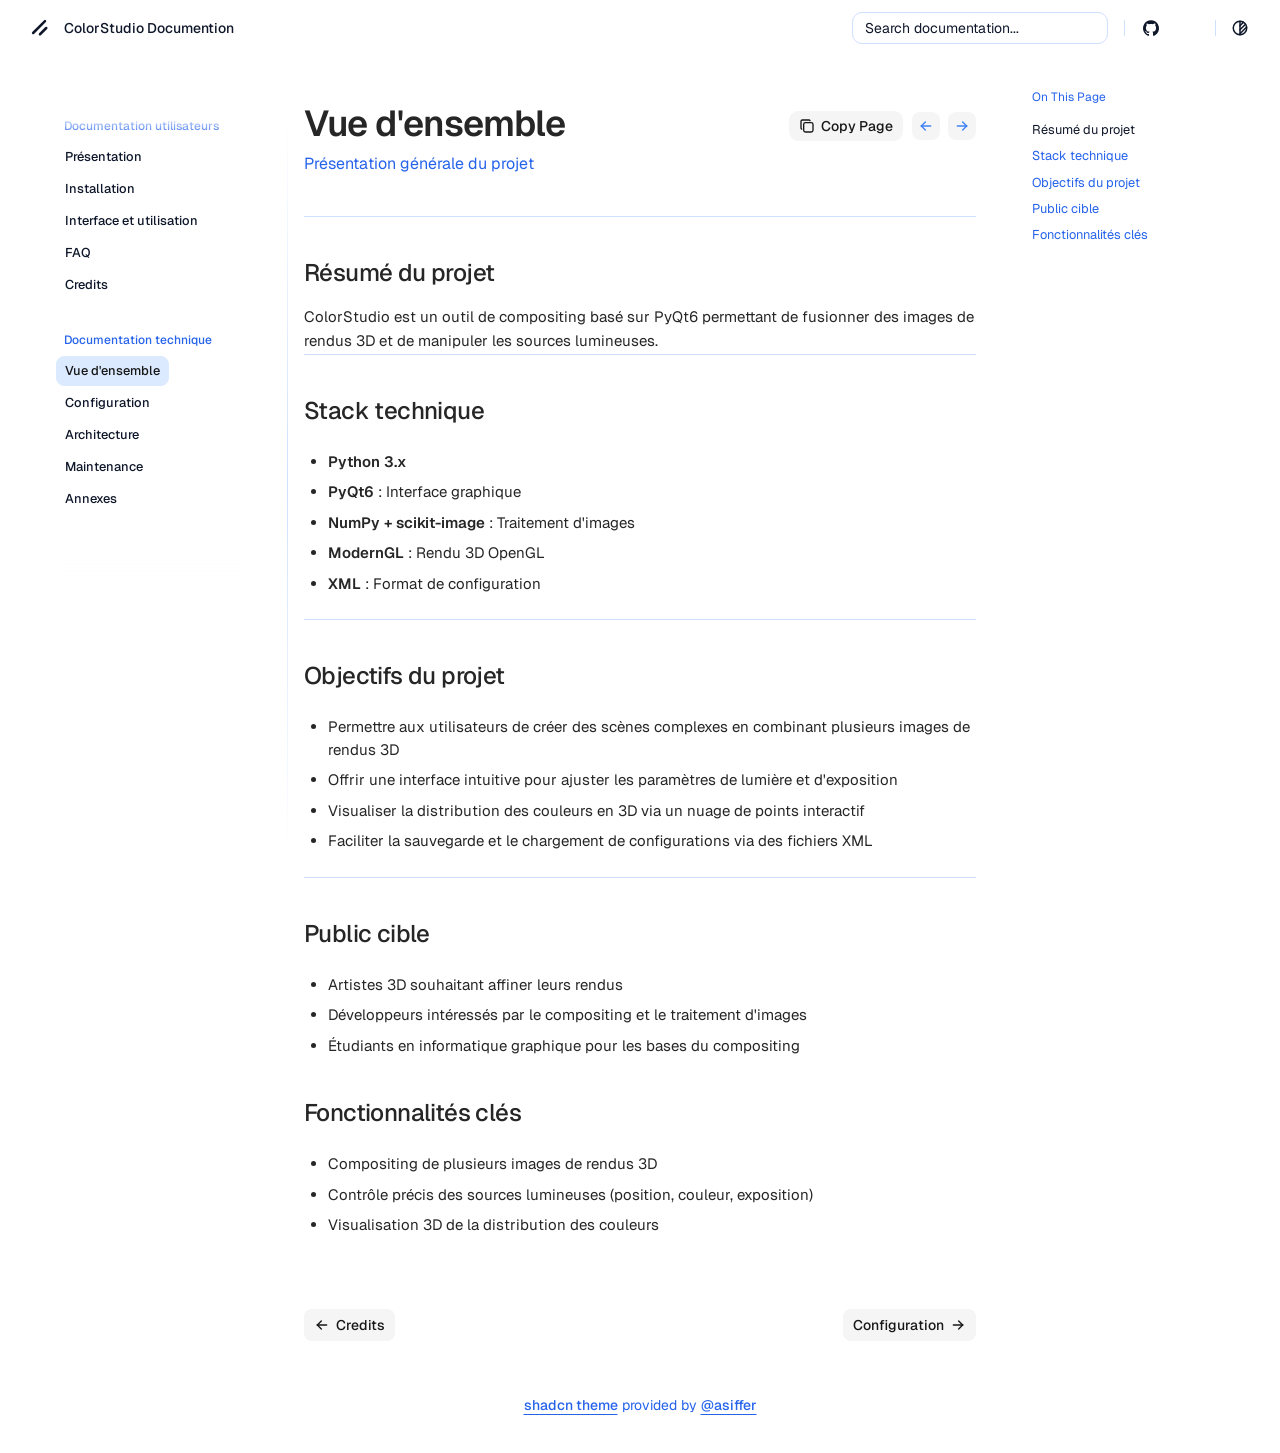
<file: overview/index.html>
<!DOCTYPE html>
<html lang="en">

<head>
    <script>
        const base_url = "https://nomimie16.github.io/colorStudio/"; /* for search plugin notably */
    </script>
    <script>
    const darkTheme = window.matchMedia("(prefers-color-scheme: dark)");
    darkTheme.onchange = (e) => {
        if (e.matches) {
            document.documentElement.classList.add("dark")
            localStorage.theme = 'dark';
        } else {
            document.documentElement.classList.remove("dark")
            localStorage.removeItem("theme")
        }
    };

    // On page load. Priotiry to lcaolStorage
    if (localStorage.theme === "dark") {
        document.documentElement.classList.add("dark")
    } else if (localStorage.theme === "light") {
        document.documentElement.classList.remove("dark")
    } else if (darkTheme.matches) {
        document.documentElement.classList.add("dark")
    } else {
        document.documentElement.classList.remove("dark")
    }

    // set the layout based on localStorage
    document.documentElement.classList.add(localStorage.getItem("html-layout") || "layout-fixed");
</script>


    <meta charset="UTF-8">
    <meta name="viewport" content="width=device-width, initial-scale=1">

    


<title>Vue d'ensemble</title>









<link rel="canonical" href="https://nomimie16.github.io/colorStudio/overview/">


<!-- Open Graph (Facebook, LinkedIn) -->

<meta property="og:title" content="Vue d'ensemble">





<meta property="og:url" content="https://nomimie16.github.io/colorStudio/overview/">






<!-- Twitter Card -->

<meta name="twitter:title" content="Vue d'ensemble">






<!-- JSON-LD Structured Data -->



    <link rel="icon" href="../img/favicon.ico">

    <link href="../css/base.css" rel="stylesheet">
    <link href="../css/geist.css" rel="stylesheet">

    
    

<link id="pygments-light" rel="stylesheet"
    href="../css/pygments/shadcn-light.css">
<link id="pygments-dark" rel="stylesheet"
    href="../css/pygments/github-dark.css"
    media="(prefers-color-scheme: dark)">


    
    <link href="../overrides/theme.css" rel="stylesheet">

    

    <script src="../js/callbacks.js"></script>

    

    

    

    
    <script>
    document.addEventListener("DOMContentLoaded", function () {
        document.querySelectorAll("a.headerlink").forEach(function (link) {
            link.addEventListener("click", function (e) {
                e.preventDefault();

                // Build the full URL with the anchor fragment
                const url = window.location.origin + window.location.pathname + this.getAttribute("href");

                navigator.clipboard.writeText(url).then(function () {
                    // Optional: brief visual feedback
                });
            });
        });
    });
</script>
    

    
    
</head>

<body
    class="text-foreground group/body overscroll-none font-sans antialiased [--footer-height:calc(var(--spacing)*14)] [--header-height:calc(var(--spacing)*14)] xl:[--footer-height:calc(var(--spacing)*24)] theme-default">
    <div id="inner-body" class="bg-background relative z-10 flex min-h-svh flex-col">
        <header class="bg-background sticky top-0 z-50 w-full" view-transition-name="header">
    <div class="container-wrapper 3xl:fixed:px-0 px-6">
        <div class="3xl:fixed:container flex h-(--header-height) items-center gap-2 **:data-[slot=separator]:!h-4">
            <button id="menu-button" data-slot="popover-trigger" onclick="onMobileMenuButtonClick(event)"
                class="group whitespace-nowrap rounded-md text-sm font-medium transition-all disabled:pointer-events-none disabled:opacity-50 [&amp;_svg]:pointer-events-none [&amp;_svg:not([class*='size-'])]:size-4 shrink-0 [&amp;_svg]:shrink-0 outline-none focus-visible:border-ring focus-visible:ring-ring/50 aria-invalid:ring-destructive/20 dark:aria-invalid:ring-destructive/40 aria-invalid:border-destructive hover:text-accent-foreground px-4 py-2 has-[&gt;svg]:px-3 extend-touch-target h-8 touch-manipulation items-center justify-start gap-2.5 !p-0 hover:bg-transparent focus-visible:bg-transparent focus-visible:ring-0 active:bg-transparent dark:hover:bg-transparent flex lg:hidden"
                type="button" aria-haspopup="dialog" aria-expanded="false" aria-controls="radix-«Rmplb»"
                data-state="closed">
                <div class="relative flex h-8 w-4 items-center justify-center">
                    <div class="relative size-4">
                        <!-- 16px x 16px -->
                        <svg xmlns="http://www.w3.org/2000/svg" viewBox="0 0 16 16" fill="none" stroke="currentColor"
                            stroke-width="2" stroke-linecap="round" stroke-linejoin="round">
                            <line x1="0" x2="16" y1="5" y2="5"
                                class="group-data-[state=open]:translate-y-[2.25px] group-data-[state=open]:-translate-x-[2.25px] group-data-[state=open]:rotate-45 transition-all duration-300 origin-center" />
                            <line x1="0" x2="16" y1="11" y2="11"
                                class="group-data-[state=open]:-translate-y-[2.25px] group-data-[state=open]:-translate-x-[2.25px] group-data-[state=open]:-rotate-45 transition-all duration-300 origin-center" />
                        </svg>
                    </div>

                    <span class="sr-only">Toggle Menu</span>
                </div>
                <span class="flex h-8 items-center text-lg leading-none font-medium">Menu</span>
            </button>
            <a data-slot="button"
                class="items-center justify-center gap-2 whitespace-nowrap rounded-md text-sm font-medium transition-all disabled:pointer-events-none disabled:opacity-50 [&_svg]:pointer-events-none [&_svg:not([class*='size-'])]:size-5 shrink-0 [&_svg]:shrink-0 outline-none focus-visible:border-ring focus-visible:ring-ring/50 focus-visible:ring-[3px] aria-invalid:ring-destructive/20 dark:aria-invalid:ring-destructive/40 aria-invalid:border-destructive hover:bg-accent hover:text-accent-foreground dark:hover:bg-accent/50 hidden h-8 lg:flex"
                href="https://nomimie16.github.io/colorStudio/">
                <span class="size-8 flex flex-row justify-center items-center">
                    

<svg xmlns="http://www.w3.org/2000/svg" viewBox="0 0 256 256"
    class="size-5">
    <rect width="256" height="256" fill="none"></rect>
    <line x1="208" y1="128" x2="128" y2="208" fill="none" stroke="currentColor" stroke-linecap="round"
        stroke-linejoin="round" stroke-width="32"></line>
    <line x1="192" y1="40" x2="40" y2="192" fill="none" stroke="currentColor" stroke-linecap="round"
        stroke-linejoin="round" stroke-width="32"></line>
</svg>


                </span>

                
                <h1 class="pr-2">ColorStudio Documention</h1>
                
            </a>
            
            <div class="ml-auto flex items-center gap-2 md:flex-1 md:justify-end">
                <div class="hidden w-full flex-1 md:flex md:w-auto md:flex-none">
                    <div class="hidden w-full flex-1 md:flex md:w-auto md:flex-none">
    <button onclick="onSearchBarClick(event)" data-slot="dialog-trigger" data-variant="outline" data-size="default" class="inline-flex shrink-0 items-center gap-2 text-sm whitespace-nowrap transition-all outline-none focus-visible:border-ring focus-visible:ring-[3px] focus-visible:ring-ring/50 disabled:pointer-events-none disabled:opacity-50 aria-invalid:border-destructive aria-invalid:ring-destructive/20 dark:aria-invalid:ring-destructive/40 [&amp;_svg]:pointer-events-none [&amp;_svg]:shrink-0 [&amp;_svg:not([class*='size-'])]:size-4 border bg-background hover:text-accent-foreground dark:border-input dark:hover:bg-input/50 px-4 py-2 has-[&gt;svg]:px-3 relative h-8 w-full justify-start rounded-lg pl-3 font-normal text-foreground shadow-none hover:bg-muted/50 sm:pr-12 md:w-48 lg:w-56 xl:w-64 dark:bg-card" type="button" aria-haspopup="dialog" aria-expanded="false" aria-controls="radix-_r_1_" data-state="closed">
        <span class="hidden lg:inline-flex">Search documentation...</span>
        <span class="inline-flex lg:hidden">Search...</span>
    </button>
</div>
<dialog id="search-dialog" onclick="onSearchDialogClick(event)"
    class="fixed top-1/2 left-1/2 -translate-x-1/2 -translate-y-1/2 bg-background rounded-lg shadow-lg border overflow-hidden p-0">
    <div class="w-lg gap-4">
        <div class="flex h-full w-full flex-col overflow-hidden rounded-md bg-popover text-popover-foreground">
            <div data-slot="command-input-wrapper" class="flex h-9 items-center gap-2 border-b px-3"><svg
                    xmlns="http://www.w3.org/2000/svg" width="24" height="24" viewBox="0 0 24 24" fill="none"
                    stroke="currentColor" stroke-width="2" stroke-linecap="round" stroke-linejoin="round"
                    class="lucide lucide-search size-4 shrink-0 opacity-50">
                    <circle cx="11" cy="11" r="8"></circle>
                    <path d="m21 21-4.3-4.3"></path>
                </svg>
                <input data-slot="command-input"
                    class="placeholder:text-muted-foreground flex h-10 w-full rounded-md bg-transparent py-3 text-sm outline-hidden disabled:cursor-not-allowed disabled:opacity-50"
                    placeholder="Search documentation..." cmdk-input="" autocomplete="off" autocorrect="off"
                    spellcheck="false" aria-autocomplete="list" role="combobox" aria-expanded="true"
                    aria-controls="radix-«r1t6»" aria-labelledby="radix-«r1t7»" id="radix-«r1t8»" type="text" value=""
                    aria-activedescendant="radix-«r1th»" oninput="onInputHandler(event)">
            </div>
        </div>
        <div id="mkdocs-search-results">
            <!-- search results go there -->
        </div>
    </div>
</dialog>
<script>
    document.removeEventListener("keydown", searchShortcutHandler);
    document.addEventListener("keydown", searchShortcutHandler);
</script>
                </div>
                
                <div data-orientation="vertical" role="none" data-slot="separator"
                    class="bg-border shrink-0 data-[orientation=horizontal]:h-px data-[orientation=horizontal]:w-full data-[orientation=vertical]:h-full data-[orientation=vertical]:w-px ml-2 hidden lg:block">
                </div>
                <a target="_blank" rel="noreferrer" data-slot="button"
                    class="inline-flex items-center justify-center whitespace-nowrap text-sm font-medium transition-all disabled:pointer-events-none disabled:opacity-50 [&amp;_svg]:pointer-events-none [&amp;_svg:not([class*='size-'])]:size-4 shrink-0 [&amp;_svg]:shrink-0 outline-none focus-visible:border-ring focus-visible:ring-ring/50 focus-visible:ring-[3px] aria-invalid:ring-destructive/20 dark:aria-invalid:ring-destructive/40 aria-invalid:border-destructive hover:bg-accent hover:text-accent-foreground dark:hover:bg-accent/50 rounded-md gap-1.5 px-3 has-[&gt;svg]:px-2.5 h-8 shadow-none"
                    href="https://github.com/nomimie16/colorStudio">
                    <svg viewBox="0 0 438.549 438.549">
                        <path fill="currentColor"
                            d="M409.132 114.573c-19.608-33.596-46.205-60.194-79.798-79.8-33.598-19.607-70.277-29.408-110.063-29.408-39.781 0-76.472 9.804-110.063 29.408-33.596 19.605-60.192 46.204-79.8 79.8C9.803 148.168 0 184.854 0 224.63c0 47.78 13.94 90.745 41.827 128.906 27.884 38.164 63.906 64.572 108.063 79.227 5.14.954 8.945.283 11.419-1.996 2.475-2.282 3.711-5.14 3.711-8.562 0-.571-.049-5.708-.144-15.417a2549.81 2549.81 0 01-.144-25.406l-6.567 1.136c-4.187.767-9.469 1.092-15.846 1-6.374-.089-12.991-.757-19.842-1.999-6.854-1.231-13.229-4.086-19.13-8.559-5.898-4.473-10.085-10.328-12.56-17.556l-2.855-6.57c-1.903-4.374-4.899-9.233-8.992-14.559-4.093-5.331-8.232-8.945-12.419-10.848l-1.999-1.431c-1.332-.951-2.568-2.098-3.711-3.429-1.142-1.331-1.997-2.663-2.568-3.997-.572-1.335-.098-2.43 1.427-3.289 1.525-.859 4.281-1.276 8.28-1.276l5.708.853c3.807.763 8.516 3.042 14.133 6.851 5.614 3.806 10.229 8.754 13.846 14.842 4.38 7.806 9.657 13.754 15.846 17.847 6.184 4.093 12.419 6.136 18.699 6.136 6.28 0 11.704-.476 16.274-1.423 4.565-.952 8.848-2.383 12.847-4.285 1.713-12.758 6.377-22.559 13.988-29.41-10.848-1.14-20.601-2.857-29.264-5.14-8.658-2.286-17.605-5.996-26.835-11.14-9.235-5.137-16.896-11.516-22.985-19.126-6.09-7.614-11.088-17.61-14.987-29.979-3.901-12.374-5.852-26.648-5.852-42.826 0-23.035 7.52-42.637 22.557-58.817-7.044-17.318-6.379-36.732 1.997-58.24 5.52-1.715 13.706-.428 24.554 3.853 10.85 4.283 18.794 7.952 23.84 10.994 5.046 3.041 9.089 5.618 12.135 7.708 17.705-4.947 35.976-7.421 54.818-7.421s37.117 2.474 54.823 7.421l10.849-6.849c7.419-4.57 16.18-8.758 26.262-12.565 10.088-3.805 17.802-4.853 23.134-3.138 8.562 21.509 9.325 40.922 2.279 58.24 15.036 16.18 22.559 35.787 22.559 58.817 0 16.178-1.958 30.497-5.853 42.966-3.9 12.471-8.941 22.457-15.125 29.979-6.191 7.521-13.901 13.85-23.131 18.986-9.232 5.14-18.182 8.85-26.84 11.136-8.662 2.286-18.415 4.004-29.263 5.146 9.894 8.562 14.842 22.077 14.842 40.539v60.237c0 3.422 1.19 6.279 3.572 8.562 2.379 2.279 6.136 2.95 11.276 1.995 44.163-14.653 80.185-41.062 108.068-79.226 27.88-38.161 41.825-81.126 41.825-128.906-.01-39.771-9.818-76.454-29.414-110.049z">
                        </path>
                    </svg>
                    
                    <span id="stargazers" class="text-muted-foreground w-8 text-xs tabular-nums" onload="test()">
                    </span>
                    
                </a>
                
                <div data-orientation="vertical" role="none" data-slot="separator"
                    class="bg-border shrink-0 data-[orientation=horizontal]:h-px data-[orientation=horizontal]:w-full data-[orientation=vertical]:h-full data-[orientation=vertical]:w-px 3xl:flex hidden">
                </div>
                <button data-slot="button"
                    class="items-center justify-center gap-2 whitespace-nowrap rounded-md text-sm font-medium transition-all disabled:pointer-events-none disabled:opacity-50 [&amp;_svg]:pointer-events-none [&amp;_svg:not([class*='size-'])]:size-4 shrink-0 [&amp;_svg]:shrink-0 outline-none focus-visible:border-ring focus-visible:ring-ring/50 focus-visible:ring-[3px] aria-invalid:ring-destructive/20 dark:aria-invalid:ring-destructive/40 aria-invalid:border-destructive hover:bg-accent hover:text-accent-foreground dark:hover:bg-accent/50 size-8 3xl:flex hidden"
                    title="Toggle layout" onclick="toggleLayout(event)">
                    <span class="sr-only">Toggle layout</span>
                    <svg xmlns="http://www.w3.org/2000/svg" width="24" height="24" viewBox="0 0 24 24" fill="none"
                        stroke="currentColor" stroke-width="2" stroke-linecap="round" stroke-linejoin="round"
                        class="lucide lucide-gallery-horizontal">
                        <path d="M2 3v18"></path>
                        <rect width="12" height="18" x="6" y="3" rx="2"></rect>
                        <path d="M22 3v18"></path>
                    </svg>
                </button>
                <div data-orientation="vertical" role="none" data-slot="separator"
                    class="bg-border shrink-0 data-[orientation=horizontal]:h-px data-[orientation=horizontal]:w-full data-[orientation=vertical]:h-full data-[orientation=vertical]:w-px">
                </div>
                <button data-slot="button"
                    class="inline-flex items-center justify-center gap-2 whitespace-nowrap rounded-md text-sm font-medium transition-all disabled:pointer-events-none disabled:opacity-50 [&amp;_svg]:pointer-events-none [&amp;_svg:not([class*='size-'])]:size-4 shrink-0 [&amp;_svg]:shrink-0 outline-none focus-visible:border-ring focus-visible:ring-ring/50 focus-visible:ring-[3px] aria-invalid:ring-destructive/20 dark:aria-invalid:ring-destructive/40 aria-invalid:border-destructive hover:bg-accent hover:text-accent-foreground dark:hover:bg-accent/50 group/toggle extend-touch-target size-8"
                    title="Toggle theme" onclick="onThemeSwitch(event)">
                    <svg xmlns="http://www.w3.org/2000/svg" width="24" height="24" viewBox="0 0 24 24" fill="none"
                        stroke="currentColor" stroke-width="2" stroke-linecap="round" stroke-linejoin="round"
                        class="size-4.5">
                        <path stroke="none" d="M0 0h24v24H0z" fill="none"></path>
                        <path d="M12 12m-9 0a9 9 0 1 0 18 0a9 9 0 1 0 -18 0"></path>
                        <path d="M12 3l0 18"></path>
                        <path d="M12 9l4.65 -4.65"></path>
                        <path d="M12 14.3l7.37 -7.37"></path>
                        <path d="M12 19.6l8.85 -8.85"></path>
                    </svg>
                    <span class="sr-only">Toggle theme</span>
                </button>
            </div>
        </div>
    </div>
</header>
        <main class="flex flex-1 flex-col">
            <div class="container-wrapper flex flex-1 flex-col px-2">
                <div data-slot="sidebar-wrapper"
                    style="--sidebar-width:calc(var(--spacing) * 72);--sidebar-width-icon:3rem;"
                    class="group/sidebar-wrapper has-data-[variant=inset]:bg-sidebar flex w-full 3xl:fixed:container 3xl:fixed:px-3 min-h-min flex-1 items-start px-0 [--sidebar-width:220px] [--top-spacing:0] lg:grid lg:grid-cols-[var(--sidebar-width)_minmax(0,1fr)] lg:[--sidebar-width:240px] lg:[--top-spacing:calc(var(--spacing)*4)]">
                    <div data-slot="sidebar"
                        class="w-(--sidebar-width) flex-col text-sidebar-foreground sticky top-[calc(var(--header-height)+0.6rem)] z-30 hidden h-[calc(100svh-10rem)] overscroll-none bg-transparent [--sidebar-menu-width:--spacing(56)] lg:flex">
                        <div class="h-9"></div>
                        <div
                            class="absolute top-8 z-10 h-8 w-(--sidebar-menu-width) shrink-0 bg-gradient-to-b from-background via-background/80 to-background/50 blur-xs">
                        </div>
                        <div
                            class="absolute top-12 right-2 bottom-0 hidden h-full w-px bg-gradient-to-b from-transparent via-border to-transparent lg:flex">
                        </div>
                        <div data-slot="sidebar-content" data-sidebar="content" view-transition-name="sidebar"
                            class="flex min-h-0 flex-1 flex-col gap-2 overflow-auto group-data-[collapsible=icon]:overflow-hidden mx-auto no-scrollbar w-(--sidebar-menu-width) overflow-x-hidden px-2">
                            














<div data-slot="sidebar-group" data-sidebar="group" class="relative flex w-full min-w-0 flex-col p-2">
    <div data-slot="sidebar-group-label" data-sidebar="group-label"
        class="flex h-8 shrink-0 items-center rounded-md px-2 text-xs ring-sidebar-ring outline-hidden transition-[margin,opacity] duration-200 ease-linear focus-visible:ring-2 [&>svg]:size-4 [&>svg]:shrink-0 group-data-[collapsible=icon]:-mt-8 group-data-[collapsible=icon]:opacity-0 font-medium text-muted-foreground">
        Documentation utilisateurs</div>
    <div data-slot="sidebar-group-content" data-sidebar="group-content" class="w-full text-sm">
        <ul data-slot="sidebar-menu" data-sidebar="menu" class="flex w-full min-w-0 flex-col gap-0.5">
            
            <li data-slot="sidebar-menu-item" data-sidebar="menu-item" class="group/menu-item relative">
    <a data-slot="sidebar-menu-button" data-active="false" data-sidebar="menu-button"
        data-size="default" href="/colorStudio/"
        class="hpeer/menu-button flex items-center gap-2 rounded-md p-2 text-left ring-sidebar-ring outline-hidden transition-[width,height,padding] group-has-data-[sidebar=menu-action]/menu-item:pr-8 group-data-[collapsible=icon]:size-8! group-data-[collapsible=icon]:p-2! focus-visible:ring-2 active:bg-sidebar-accent active:text-sidebar-accent-foreground disabled:pointer-events-none disabled:opacity-50 aria-disabled:pointer-events-none aria-disabled:opacity-50 data-[active=true]:font-medium data-[active=true]:text-sidebar-accent-foreground data-[state=open]:hover:bg-sidebar-accent data-[state=open]:hover:text-sidebar-accent-foreground [&>span:last-child]:truncate [&>svg]:size-4 [&>svg]:shrink-0 hover:bg-sidebar-accent hover:text-sidebar-accent-foreground relative h-[30px] w-fit overflow-visible border border-transparent text-[0.8rem] font-medium after:absolute after:inset-x-0 after:-inset-y-1 after:z-0 after:rounded-md data-[active=true]:border-accent data-[active=true]:bg-accent 3xl:fixed:w-full 3xl:fixed:max-w-48">

        
        Présentation
        

        

        

        
    </a>
</li>
            
            <li data-slot="sidebar-menu-item" data-sidebar="menu-item" class="group/menu-item relative">
    <a data-slot="sidebar-menu-button" data-active="false" data-sidebar="menu-button"
        data-size="default" href="/colorStudio/install/"
        class="hpeer/menu-button flex items-center gap-2 rounded-md p-2 text-left ring-sidebar-ring outline-hidden transition-[width,height,padding] group-has-data-[sidebar=menu-action]/menu-item:pr-8 group-data-[collapsible=icon]:size-8! group-data-[collapsible=icon]:p-2! focus-visible:ring-2 active:bg-sidebar-accent active:text-sidebar-accent-foreground disabled:pointer-events-none disabled:opacity-50 aria-disabled:pointer-events-none aria-disabled:opacity-50 data-[active=true]:font-medium data-[active=true]:text-sidebar-accent-foreground data-[state=open]:hover:bg-sidebar-accent data-[state=open]:hover:text-sidebar-accent-foreground [&>span:last-child]:truncate [&>svg]:size-4 [&>svg]:shrink-0 hover:bg-sidebar-accent hover:text-sidebar-accent-foreground relative h-[30px] w-fit overflow-visible border border-transparent text-[0.8rem] font-medium after:absolute after:inset-x-0 after:-inset-y-1 after:z-0 after:rounded-md data-[active=true]:border-accent data-[active=true]:bg-accent 3xl:fixed:w-full 3xl:fixed:max-w-48">

        
        Installation
        

        

        

        
    </a>
</li>
            
            <li data-slot="sidebar-menu-item" data-sidebar="menu-item" class="group/menu-item relative">
    <a data-slot="sidebar-menu-button" data-active="false" data-sidebar="menu-button"
        data-size="default" href="/colorStudio/utilisation/"
        class="hpeer/menu-button flex items-center gap-2 rounded-md p-2 text-left ring-sidebar-ring outline-hidden transition-[width,height,padding] group-has-data-[sidebar=menu-action]/menu-item:pr-8 group-data-[collapsible=icon]:size-8! group-data-[collapsible=icon]:p-2! focus-visible:ring-2 active:bg-sidebar-accent active:text-sidebar-accent-foreground disabled:pointer-events-none disabled:opacity-50 aria-disabled:pointer-events-none aria-disabled:opacity-50 data-[active=true]:font-medium data-[active=true]:text-sidebar-accent-foreground data-[state=open]:hover:bg-sidebar-accent data-[state=open]:hover:text-sidebar-accent-foreground [&>span:last-child]:truncate [&>svg]:size-4 [&>svg]:shrink-0 hover:bg-sidebar-accent hover:text-sidebar-accent-foreground relative h-[30px] w-fit overflow-visible border border-transparent text-[0.8rem] font-medium after:absolute after:inset-x-0 after:-inset-y-1 after:z-0 after:rounded-md data-[active=true]:border-accent data-[active=true]:bg-accent 3xl:fixed:w-full 3xl:fixed:max-w-48">

        
        Interface et utilisation
        

        

        

        
    </a>
</li>
            
            <li data-slot="sidebar-menu-item" data-sidebar="menu-item" class="group/menu-item relative">
    <a data-slot="sidebar-menu-button" data-active="false" data-sidebar="menu-button"
        data-size="default" href="/colorStudio/faq/"
        class="hpeer/menu-button flex items-center gap-2 rounded-md p-2 text-left ring-sidebar-ring outline-hidden transition-[width,height,padding] group-has-data-[sidebar=menu-action]/menu-item:pr-8 group-data-[collapsible=icon]:size-8! group-data-[collapsible=icon]:p-2! focus-visible:ring-2 active:bg-sidebar-accent active:text-sidebar-accent-foreground disabled:pointer-events-none disabled:opacity-50 aria-disabled:pointer-events-none aria-disabled:opacity-50 data-[active=true]:font-medium data-[active=true]:text-sidebar-accent-foreground data-[state=open]:hover:bg-sidebar-accent data-[state=open]:hover:text-sidebar-accent-foreground [&>span:last-child]:truncate [&>svg]:size-4 [&>svg]:shrink-0 hover:bg-sidebar-accent hover:text-sidebar-accent-foreground relative h-[30px] w-fit overflow-visible border border-transparent text-[0.8rem] font-medium after:absolute after:inset-x-0 after:-inset-y-1 after:z-0 after:rounded-md data-[active=true]:border-accent data-[active=true]:bg-accent 3xl:fixed:w-full 3xl:fixed:max-w-48">

        
        FAQ
        

        

        

        
    </a>
</li>
            
            <li data-slot="sidebar-menu-item" data-sidebar="menu-item" class="group/menu-item relative">
    <a data-slot="sidebar-menu-button" data-active="false" data-sidebar="menu-button"
        data-size="default" href="/colorStudio/credits/"
        class="hpeer/menu-button flex items-center gap-2 rounded-md p-2 text-left ring-sidebar-ring outline-hidden transition-[width,height,padding] group-has-data-[sidebar=menu-action]/menu-item:pr-8 group-data-[collapsible=icon]:size-8! group-data-[collapsible=icon]:p-2! focus-visible:ring-2 active:bg-sidebar-accent active:text-sidebar-accent-foreground disabled:pointer-events-none disabled:opacity-50 aria-disabled:pointer-events-none aria-disabled:opacity-50 data-[active=true]:font-medium data-[active=true]:text-sidebar-accent-foreground data-[state=open]:hover:bg-sidebar-accent data-[state=open]:hover:text-sidebar-accent-foreground [&>span:last-child]:truncate [&>svg]:size-4 [&>svg]:shrink-0 hover:bg-sidebar-accent hover:text-sidebar-accent-foreground relative h-[30px] w-fit overflow-visible border border-transparent text-[0.8rem] font-medium after:absolute after:inset-x-0 after:-inset-y-1 after:z-0 after:rounded-md data-[active=true]:border-accent data-[active=true]:bg-accent 3xl:fixed:w-full 3xl:fixed:max-w-48">

        
        Credits
        

        

        

        
    </a>
</li>
            
        </ul>
    </div>
</div>



<div data-slot="sidebar-group" data-sidebar="group" class="relative flex w-full min-w-0 flex-col p-2">
    <div data-slot="sidebar-group-label" data-sidebar="group-label"
        class="flex h-8 shrink-0 items-center rounded-md px-2 text-xs ring-sidebar-ring outline-hidden transition-[margin,opacity] duration-200 ease-linear focus-visible:ring-2 [&>svg]:size-4 [&>svg]:shrink-0 group-data-[collapsible=icon]:-mt-8 group-data-[collapsible=icon]:opacity-0 font-medium text-muted-foreground">
        Documentation technique</div>
    <div data-slot="sidebar-group-content" data-sidebar="group-content" class="w-full text-sm">
        <ul data-slot="sidebar-menu" data-sidebar="menu" class="flex w-full min-w-0 flex-col gap-0.5">
            
            <li data-slot="sidebar-menu-item" data-sidebar="menu-item" class="group/menu-item relative">
    <a data-slot="sidebar-menu-button" data-active="true" data-sidebar="menu-button"
        data-size="default" href="/colorStudio/overview/"
        class="hpeer/menu-button flex items-center gap-2 rounded-md p-2 text-left ring-sidebar-ring outline-hidden transition-[width,height,padding] group-has-data-[sidebar=menu-action]/menu-item:pr-8 group-data-[collapsible=icon]:size-8! group-data-[collapsible=icon]:p-2! focus-visible:ring-2 active:bg-sidebar-accent active:text-sidebar-accent-foreground disabled:pointer-events-none disabled:opacity-50 aria-disabled:pointer-events-none aria-disabled:opacity-50 data-[active=true]:font-medium data-[active=true]:text-sidebar-accent-foreground data-[state=open]:hover:bg-sidebar-accent data-[state=open]:hover:text-sidebar-accent-foreground [&>span:last-child]:truncate [&>svg]:size-4 [&>svg]:shrink-0 hover:bg-sidebar-accent hover:text-sidebar-accent-foreground relative h-[30px] w-fit overflow-visible border border-transparent text-[0.8rem] font-medium after:absolute after:inset-x-0 after:-inset-y-1 after:z-0 after:rounded-md data-[active=true]:border-accent data-[active=true]:bg-accent 3xl:fixed:w-full 3xl:fixed:max-w-48">

        
        Vue d'ensemble
        

        

        

        
    </a>
</li>
            
            <li data-slot="sidebar-menu-item" data-sidebar="menu-item" class="group/menu-item relative">
    <a data-slot="sidebar-menu-button" data-active="false" data-sidebar="menu-button"
        data-size="default" href="/colorStudio/config/"
        class="hpeer/menu-button flex items-center gap-2 rounded-md p-2 text-left ring-sidebar-ring outline-hidden transition-[width,height,padding] group-has-data-[sidebar=menu-action]/menu-item:pr-8 group-data-[collapsible=icon]:size-8! group-data-[collapsible=icon]:p-2! focus-visible:ring-2 active:bg-sidebar-accent active:text-sidebar-accent-foreground disabled:pointer-events-none disabled:opacity-50 aria-disabled:pointer-events-none aria-disabled:opacity-50 data-[active=true]:font-medium data-[active=true]:text-sidebar-accent-foreground data-[state=open]:hover:bg-sidebar-accent data-[state=open]:hover:text-sidebar-accent-foreground [&>span:last-child]:truncate [&>svg]:size-4 [&>svg]:shrink-0 hover:bg-sidebar-accent hover:text-sidebar-accent-foreground relative h-[30px] w-fit overflow-visible border border-transparent text-[0.8rem] font-medium after:absolute after:inset-x-0 after:-inset-y-1 after:z-0 after:rounded-md data-[active=true]:border-accent data-[active=true]:bg-accent 3xl:fixed:w-full 3xl:fixed:max-w-48">

        
        Configuration
        

        

        

        
    </a>
</li>
            
            <li data-slot="sidebar-menu-item" data-sidebar="menu-item" class="group/menu-item relative">
    <a data-slot="sidebar-menu-button" data-active="false" data-sidebar="menu-button"
        data-size="default" href="/colorStudio/architecture/"
        class="hpeer/menu-button flex items-center gap-2 rounded-md p-2 text-left ring-sidebar-ring outline-hidden transition-[width,height,padding] group-has-data-[sidebar=menu-action]/menu-item:pr-8 group-data-[collapsible=icon]:size-8! group-data-[collapsible=icon]:p-2! focus-visible:ring-2 active:bg-sidebar-accent active:text-sidebar-accent-foreground disabled:pointer-events-none disabled:opacity-50 aria-disabled:pointer-events-none aria-disabled:opacity-50 data-[active=true]:font-medium data-[active=true]:text-sidebar-accent-foreground data-[state=open]:hover:bg-sidebar-accent data-[state=open]:hover:text-sidebar-accent-foreground [&>span:last-child]:truncate [&>svg]:size-4 [&>svg]:shrink-0 hover:bg-sidebar-accent hover:text-sidebar-accent-foreground relative h-[30px] w-fit overflow-visible border border-transparent text-[0.8rem] font-medium after:absolute after:inset-x-0 after:-inset-y-1 after:z-0 after:rounded-md data-[active=true]:border-accent data-[active=true]:bg-accent 3xl:fixed:w-full 3xl:fixed:max-w-48">

        
        Architecture
        

        

        

        
    </a>
</li>
            
            <li data-slot="sidebar-menu-item" data-sidebar="menu-item" class="group/menu-item relative">
    <a data-slot="sidebar-menu-button" data-active="false" data-sidebar="menu-button"
        data-size="default" href="/colorStudio/maintenance/"
        class="hpeer/menu-button flex items-center gap-2 rounded-md p-2 text-left ring-sidebar-ring outline-hidden transition-[width,height,padding] group-has-data-[sidebar=menu-action]/menu-item:pr-8 group-data-[collapsible=icon]:size-8! group-data-[collapsible=icon]:p-2! focus-visible:ring-2 active:bg-sidebar-accent active:text-sidebar-accent-foreground disabled:pointer-events-none disabled:opacity-50 aria-disabled:pointer-events-none aria-disabled:opacity-50 data-[active=true]:font-medium data-[active=true]:text-sidebar-accent-foreground data-[state=open]:hover:bg-sidebar-accent data-[state=open]:hover:text-sidebar-accent-foreground [&>span:last-child]:truncate [&>svg]:size-4 [&>svg]:shrink-0 hover:bg-sidebar-accent hover:text-sidebar-accent-foreground relative h-[30px] w-fit overflow-visible border border-transparent text-[0.8rem] font-medium after:absolute after:inset-x-0 after:-inset-y-1 after:z-0 after:rounded-md data-[active=true]:border-accent data-[active=true]:bg-accent 3xl:fixed:w-full 3xl:fixed:max-w-48">

        
        Maintenance
        

        

        

        
    </a>
</li>
            
            <li data-slot="sidebar-menu-item" data-sidebar="menu-item" class="group/menu-item relative">
    <a data-slot="sidebar-menu-button" data-active="false" data-sidebar="menu-button"
        data-size="default" href="/colorStudio/annexes/"
        class="hpeer/menu-button flex items-center gap-2 rounded-md p-2 text-left ring-sidebar-ring outline-hidden transition-[width,height,padding] group-has-data-[sidebar=menu-action]/menu-item:pr-8 group-data-[collapsible=icon]:size-8! group-data-[collapsible=icon]:p-2! focus-visible:ring-2 active:bg-sidebar-accent active:text-sidebar-accent-foreground disabled:pointer-events-none disabled:opacity-50 aria-disabled:pointer-events-none aria-disabled:opacity-50 data-[active=true]:font-medium data-[active=true]:text-sidebar-accent-foreground data-[state=open]:hover:bg-sidebar-accent data-[state=open]:hover:text-sidebar-accent-foreground [&>span:last-child]:truncate [&>svg]:size-4 [&>svg]:shrink-0 hover:bg-sidebar-accent hover:text-sidebar-accent-foreground relative h-[30px] w-fit overflow-visible border border-transparent text-[0.8rem] font-medium after:absolute after:inset-x-0 after:-inset-y-1 after:z-0 after:rounded-md data-[active=true]:border-accent data-[active=true]:bg-accent 3xl:fixed:w-full 3xl:fixed:max-w-48">

        
        Annexes
        

        

        

        
    </a>
</li>
            
        </ul>
    </div>
</div>





<div class="sticky -bottom-1 z-10 h-16 shrink-0 bg-gradient-to-t from-background via-background/80 to-background/50 blur-xs"></div>
                        </div>
                    </div>
                    <div class="h-full w-full">
                        <div data-slot="docs" class="flex items-stretch text-[1.05rem] sm:text-[15px] xl:w-full">
                            <div class="flex min-w-0 flex-1 flex-col">
                                <div class="h-(--top-spacing) shrink-0"></div>
                                <article class="w-full" view-transition-name="page">
  <div class="flex flex-col gap-2">
    <div class="flex flex-col gap-2">
      <div id="page-header" class="flex items-start justify-between">
        <h1 class="scroll-m-20 text-4xl font-semibold tracking-tight sm:text-3xl xl:text-4xl">
          Vue d'ensemble
        </h1>

        <div class="flex items-center gap-2 pt-1.5">
          
<button
    onclick="fetch(`https://nomimie16.github.io/colorStudio/overview.md`).then((r) => r.blob()).then((blob) => navigator.clipboard.write([new ClipboardItem({ 'text/plain': blob })]))"
    data-slot="button" class="secondary cursor-pointer">
    <svg xmlns="http://www.w3.org/2000/svg" width="24" height="24" viewBox="0 0 24 24" fill="none" stroke="currentColor"
        stroke-width="2" stroke-linecap="round" stroke-linejoin="round" class="tabler-icon tabler-icon-copy ">
        <path
            d="M7 7m0 2.667a2.667 2.667 0 0 1 2.667 -2.667h8.666a2.667 2.667 0 0 1 2.667 2.667v8.666a2.667 2.667 0 0 1 -2.667 2.667h-8.666a2.667 2.667 0 0 1 -2.667 -2.667z">
        </path>
        <path d="M4.012 16.737a2.005 2.005 0 0 1 -1.012 -1.737v-10c0 -1.1 .9 -2 2 -2h10c.75 0 1.158 .385 1.5 1"></path>
    </svg>
    <span class="max-md:hidden">Copy Page</span>
</button>
          
          <a data-slot="button" id="previous-button"
            class="inline-flex items-center justify-center gap-2 whitespace-nowrap rounded-md text-sm font-medium transition-all disabled:pointer-events-none disabled:opacity-50 [&amp;_svg]:pointer-events-none [&amp;_svg:not([class*='size-'])]:size-4 shrink-0 [&amp;_svg]:shrink-0 outline-none focus-visible:border-ring focus-visible:ring-ring/50 focus-visible:ring-[3px] aria-invalid:ring-destructive/20 dark:aria-invalid:ring-destructive/40 aria-invalid:border-destructive bg-secondary text-secondary-foreground hover:bg-secondary/80 extend-touch-target size-8 shadow-none md:size-7"
            href="/colorStudio/credits/">
            <svg xmlns="http://www.w3.org/2000/svg" width="24" height="24" viewBox="0 0 24 24" fill="none"
              stroke="currentColor" stroke-width="2" stroke-linecap="round" stroke-linejoin="round"
              class="tabler-icon tabler-icon-arrow-left">
              <path d="M5 12l14 0"></path>
              <path d="M5 12l6 6"></path>
              <path d="M5 12l6 -6"></path>
            </svg>
            <span class="sr-only">Previous</span>
          </a>
          
          
          <a data-slot="button" id="next-button"
            class="inline-flex items-center justify-center gap-2 whitespace-nowrap rounded-md text-sm font-medium transition-all disabled:pointer-events-none disabled:opacity-50 [&amp;_svg]:pointer-events-none [&amp;_svg:not([class*='size-'])]:size-4 shrink-0 [&amp;_svg]:shrink-0 outline-none focus-visible:border-ring focus-visible:ring-ring/50 focus-visible:ring-[3px] aria-invalid:ring-destructive/20 dark:aria-invalid:ring-destructive/40 aria-invalid:border-destructive bg-secondary text-secondary-foreground hover:bg-secondary/80 extend-touch-target size-8 shadow-none md:size-7"
            href="/colorStudio/config/">
            <span class="sr-only">Next</span>
            <svg xmlns="http://www.w3.org/2000/svg" width="24" height="24" viewBox="0 0 24 24" fill="none"
              stroke="currentColor" stroke-width="2" stroke-linecap="round" stroke-linejoin="round"
              class="tabler-icon tabler-icon-arrow-right">
              <path d="M5 12l14 0"></path>
              <path d="M13 18l6 -6"></path>
              <path d="M13 6l6 6"></path>
            </svg>
          </a>
          
        </div>
      </div>
      
      <p id="summary" class="text-muted-foreground text-[1.05rem] text-balance sm:text-base">
        Présentation générale du projet
      </p>
      
    </div>
    <div class="flex justify-end items-center">
       
    </div>
  </div>
  <div class="typography w-full flex-1 *:data-[slot=alert]:first:mt-0">
    <hr />
<h2 id="resume-du-projet">Résumé du projet</h2>
<p>ColorStudio est un outil de compositing basé sur PyQt6 permettant de fusionner 
des images de rendus 3D et de manipuler les sources lumineuses.</p>
<hr />
<h2 id="stack-technique">Stack technique</h2>
<ul>
<li><strong>Python 3.x</strong></li>
<li><strong>PyQt6</strong> : Interface graphique</li>
<li><strong>NumPy + scikit-image</strong> : Traitement d'images</li>
<li><strong>ModernGL</strong> : Rendu 3D OpenGL</li>
<li><strong>XML</strong> : Format de configuration</li>
</ul>
<hr />
<h2 id="objectifs-du-projet">Objectifs du projet</h2>
<ul>
<li>Permettre aux utilisateurs de créer des scènes complexes en combinant plusieurs images de rendus 3D</li>
<li>Offrir une interface intuitive pour ajuster les paramètres de lumière et d'exposition</li>
<li>Visualiser la distribution des couleurs en 3D via un nuage de points interactif</li>
<li>Faciliter la sauvegarde et le chargement de configurations via des fichiers XML</li>
</ul>
<hr />
<h2 id="public-cible">Public cible</h2>
<ul>
<li>Artistes 3D souhaitant affiner leurs rendus</li>
<li>Développeurs intéressés par le compositing et le traitement d'images</li>
<li>Étudiants en informatique graphique pour les bases du compositing</li>
</ul>
<h2 id="fonctionnalites-cles">Fonctionnalités clés</h2>
<ul>
<li>Compositing de plusieurs images de rendus 3D</li>
<li>Contrôle précis des sources lumineuses (position, couleur, exposition)</li>
<li>Visualisation 3D de la distribution des couleurs</li>
</ul>
  </div>
  
  <script>
    document.querySelectorAll('article h2, article h3').forEach((header) => {
      toc.observer.observe(header);
    });
  </script>
</article>
                                <div class="mx-auto flex flex-wrap h-16 w-full max-w-2xl items-center gap-2 px-4 md:px-0">
    
    <a data-slot="button"
        class="inline-flex items-center justify-center whitespace-nowrap text-sm font-medium transition-all disabled:pointer-events-none disabled:opacity-50 [&amp;_svg]:pointer-events-none [&amp;_svg:not([class*='size-'])]:size-4 shrink-0 [&amp;_svg]:shrink-0 outline-none focus-visible:border-ring focus-visible:ring-ring/50 focus-visible:ring-[3px] aria-invalid:ring-destructive/20 dark:aria-invalid:ring-destructive/40 aria-invalid:border-destructive bg-secondary text-secondary-foreground hover:bg-secondary/80 h-8 rounded-md gap-1.5 px-3 has-[&gt;svg]:px-2.5 shadow-none"
        href="/colorStudio/credits/">
        <svg xmlns="http://www.w3.org/2000/svg" width="24" height="24" viewBox="0 0 24 24" fill="none"
            stroke="currentColor" stroke-width="2" stroke-linecap="round" stroke-linejoin="round"
            class="tabler-icon tabler-icon-arrow-left ">
            <path d="M5 12l14 0"></path>
            <path d="M5 12l6 6"></path>
            <path d="M5 12l6 -6"></path>
        </svg>
        <span class="max-[500px]:hidden">Credits</span>
    </a>
    
    
    <a data-slot="button"
        class="inline-flex items-center justify-center whitespace-nowrap text-sm font-medium transition-all disabled:pointer-events-none disabled:opacity-50 [&amp;_svg]:pointer-events-none [&amp;_svg:not([class*='size-'])]:size-4 shrink-0 [&amp;_svg]:shrink-0 outline-none focus-visible:border-ring focus-visible:ring-ring/50 focus-visible:ring-[3px] aria-invalid:ring-destructive/20 dark:aria-invalid:ring-destructive/40 aria-invalid:border-destructive bg-secondary text-secondary-foreground hover:bg-secondary/80 h-8 rounded-md gap-1.5 px-3 has-[&gt;svg]:px-2.5 ml-auto shadow-none"
        href="/colorStudio/config/">
        <span class="max-[500px]:hidden">Configuration</span>
        <svg xmlns="http://www.w3.org/2000/svg" width="24" height="24" viewBox="0 0 24 24" fill="none"
            stroke="currentColor" stroke-width="2" stroke-linecap="round" stroke-linejoin="round"
            class="tabler-icon tabler-icon-arrow-right ">
            <path d="M5 12l14 0"></path>
            <path d="M13 18l6 -6"></path>
            <path d="M13 6l6 6"></path>
        </svg>
    </a>
    
</div>
                                <dialog id="bottom-sidebar" onclick="onBottomSidebarDialogClick(event)" class="bg-transparent"
    style="position: fixed; left: 0px; top: 0px; transform: translate(0px, 58px); min-width: max-content; --radix-popper-transform-origin: 0% 0px; will-change: transform; z-index: 50; --radix-popper-available-width: 504px; --radix-popper-available-height: 857px; --radix-popper-anchor-width: 72.94999694824219px; --radix-popper-anchor-height: 32px;">
    <div data-side="bottom" data-align="start" data-state="open" role="dialog" data-slot="popover-content"
        class="text-popover-foreground data-[state=open]:animate-in data-[state=closed]:animate-out data-[state=closed]:fade-out-0 data-[state=open]:fade-in-0 data-[state=closed]:zoom-out-95 data-[state=open]:zoom-in-95 data-[side=bottom]:slide-in-from-top-2 data-[side=left]:slide-in-from-right-2 data-[side=right]:slide-in-from-left-2 data-[side=top]:slide-in-from-bottom-2 z-50 origin-(--radix-popover-content-transform-origin) border outline-hidden bg-background/90 no-scrollbar h-(--radix-popper-available-height) w-(--radix-popper-available-width) overflow-y-auto rounded-none border-none p-0 shadow-none backdrop-blur duration-100"
        style="--radix-popover-content-transform-origin: var(--radix-popper-transform-origin); --radix-popover-content-available-width: var(--radix-popper-available-width); --radix-popover-content-available-height: var(--radix-popper-available-height); --radix-popover-trigger-width: var(--radix-popper-anchor-width); --radix-popover-trigger-height: var(--radix-popper-anchor-height);"
        tabindex="-1">
        <div class="flex flex-col gap-12 overflow-auto px-6 py-6">
            
            
            

            

            
            <div class="flex flex-col gap-8">
                
                <div class="flex flex-col gap-4">
                    <div class="text-muted-foreground text-sm font-medium">Documentation utilisateurs</div>
                    
                    <div class="flex flex-col gap-3">
                        
                        <a class="text-2xl font-medium" href="..">
                            
                            Présentation
                            
                        </a>
                        
                        <a class="text-2xl font-medium" href="../install/">
                            
                            Installation
                            
                        </a>
                        
                        <a class="text-2xl font-medium" href="../utilisation/">
                            
                            Interface et utilisation
                            
                        </a>
                        
                        <a class="text-2xl font-medium" href="../faq/">
                            
                            FAQ
                            
                        </a>
                        
                        <a class="text-2xl font-medium" href="../credits/">
                            
                            Credits
                            
                        </a>
                        
                    </div>
                    
                </div>
                
                <div class="flex flex-col gap-4">
                    <div class="text-muted-foreground text-sm font-medium">Documentation technique</div>
                    
                    <div class="flex flex-col gap-3">
                        
                        <a class="text-2xl font-medium" href="./">
                            
                            Vue d'ensemble
                            
                        </a>
                        
                        <a class="text-2xl font-medium" href="../config/">
                            
                            Configuration
                            
                        </a>
                        
                        <a class="text-2xl font-medium" href="../architecture/">
                            
                            Architecture
                            
                        </a>
                        
                        <a class="text-2xl font-medium" href="../maintenance/">
                            
                            Maintenance
                            
                        </a>
                        
                        <a class="text-2xl font-medium" href="../annexes/">
                            
                            Annexes
                            
                        </a>
                        
                    </div>
                    
                </div>
                
            </div>
            
            

        </div>
    </div>
</dialog>
                            </div>
                            <div
                                class="sticky top-[calc(var(--header-height)+1px)] ml-auto hidden h-[calc(100svh-var(--header-height)-var(--footer-height))] w-72 flex-col gap-4 overflow-hidden overscroll-none pb-8 xl:flex">
                                <div class="h-(--top-spacing) shrink-0"></div>
                                <div id="toc" view-transition-name="toc" class="no-scrollbar overflow-y-auto px-8">
    <div class="flex flex-col gap-2 p-4 pt-0 text-sm">
        <p class="text-muted-foreground bg-background sticky top-0 h-6 text-xs">On This Page</p>
        
        
        
        
        <a href="#resume-du-projet"
            class="text-muted-foreground hover:text-foreground data-[active=true]:text-foreground text-[0.8rem] no-underline transition-colors data-[depth=3]:pl-4 data-[depth=4]:pl-6"
            data-active="false" data-depth="2" onClick="deferSetActiveTocLink('#resume-du-projet');">
            Résumé du projet
        </a>
        

        
        <a href="#stack-technique"
            class="text-muted-foreground hover:text-foreground data-[active=true]:text-foreground text-[0.8rem] no-underline transition-colors data-[depth=3]:pl-4 data-[depth=4]:pl-6"
            data-active="false" data-depth="2" onClick="deferSetActiveTocLink('#stack-technique');">
            Stack technique
        </a>
        

        
        <a href="#objectifs-du-projet"
            class="text-muted-foreground hover:text-foreground data-[active=true]:text-foreground text-[0.8rem] no-underline transition-colors data-[depth=3]:pl-4 data-[depth=4]:pl-6"
            data-active="false" data-depth="2" onClick="deferSetActiveTocLink('#objectifs-du-projet');">
            Objectifs du projet
        </a>
        

        
        <a href="#public-cible"
            class="text-muted-foreground hover:text-foreground data-[active=true]:text-foreground text-[0.8rem] no-underline transition-colors data-[depth=3]:pl-4 data-[depth=4]:pl-6"
            data-active="false" data-depth="2" onClick="deferSetActiveTocLink('#public-cible');">
            Public cible
        </a>
        

        
        <a href="#fonctionnalites-cles"
            class="text-muted-foreground hover:text-foreground data-[active=true]:text-foreground text-[0.8rem] no-underline transition-colors data-[depth=3]:pl-4 data-[depth=4]:pl-6"
            data-active="false" data-depth="2" onClick="deferSetActiveTocLink('#fonctionnalites-cles');">
            Fonctionnalités clés
        </a>
        

        
        
        
        

    </div>
    <div class="h-12"></div>

</div>
                            </div>
                        </div>
                    </div>
                </div>
            </div>
        </main>
        <footer view-transition-name="footer"
    class="group-has-[.section-soft]/body:bg-surface/40 3xl:fixed:bg-transparent dark:bg-transparent">
    <div class="container-wrapper px-4 xl:px-6">
        <div class="flex h-(--footer-height) items-center justify-between">
            <div class="text-muted-foreground w-full text-center text-xs leading-loose sm:text-sm">
                
                <a href="https://github.com/asiffer/mkdocs-shadcn">shadcn theme</a> provided by
                <a href="https://github.com/asiffer">@asiffer</a>
            </div>
        </div>
    </div>
</footer>
    </div>
     

<script src="../search/main.js"></script>


    

    <script src="../js/copy-button.js"></script>
    <script src="../js/sidebar.js"></script>
    <script src="../js/slider.js"></script>
    <script>updatePygmentsStylesheet();</script>
    
    <script>fetchStargazers("https://github.com/nomimie16/colorStudio");</script>
    
    
    
    <script type="speculationrules">
{
  "prerender": [
    {
      "where": {
          "selector_matches": ["#next-button", "#previous-button"]
      }
    }
  ]
}
</script>
</body>

</html>
</file>
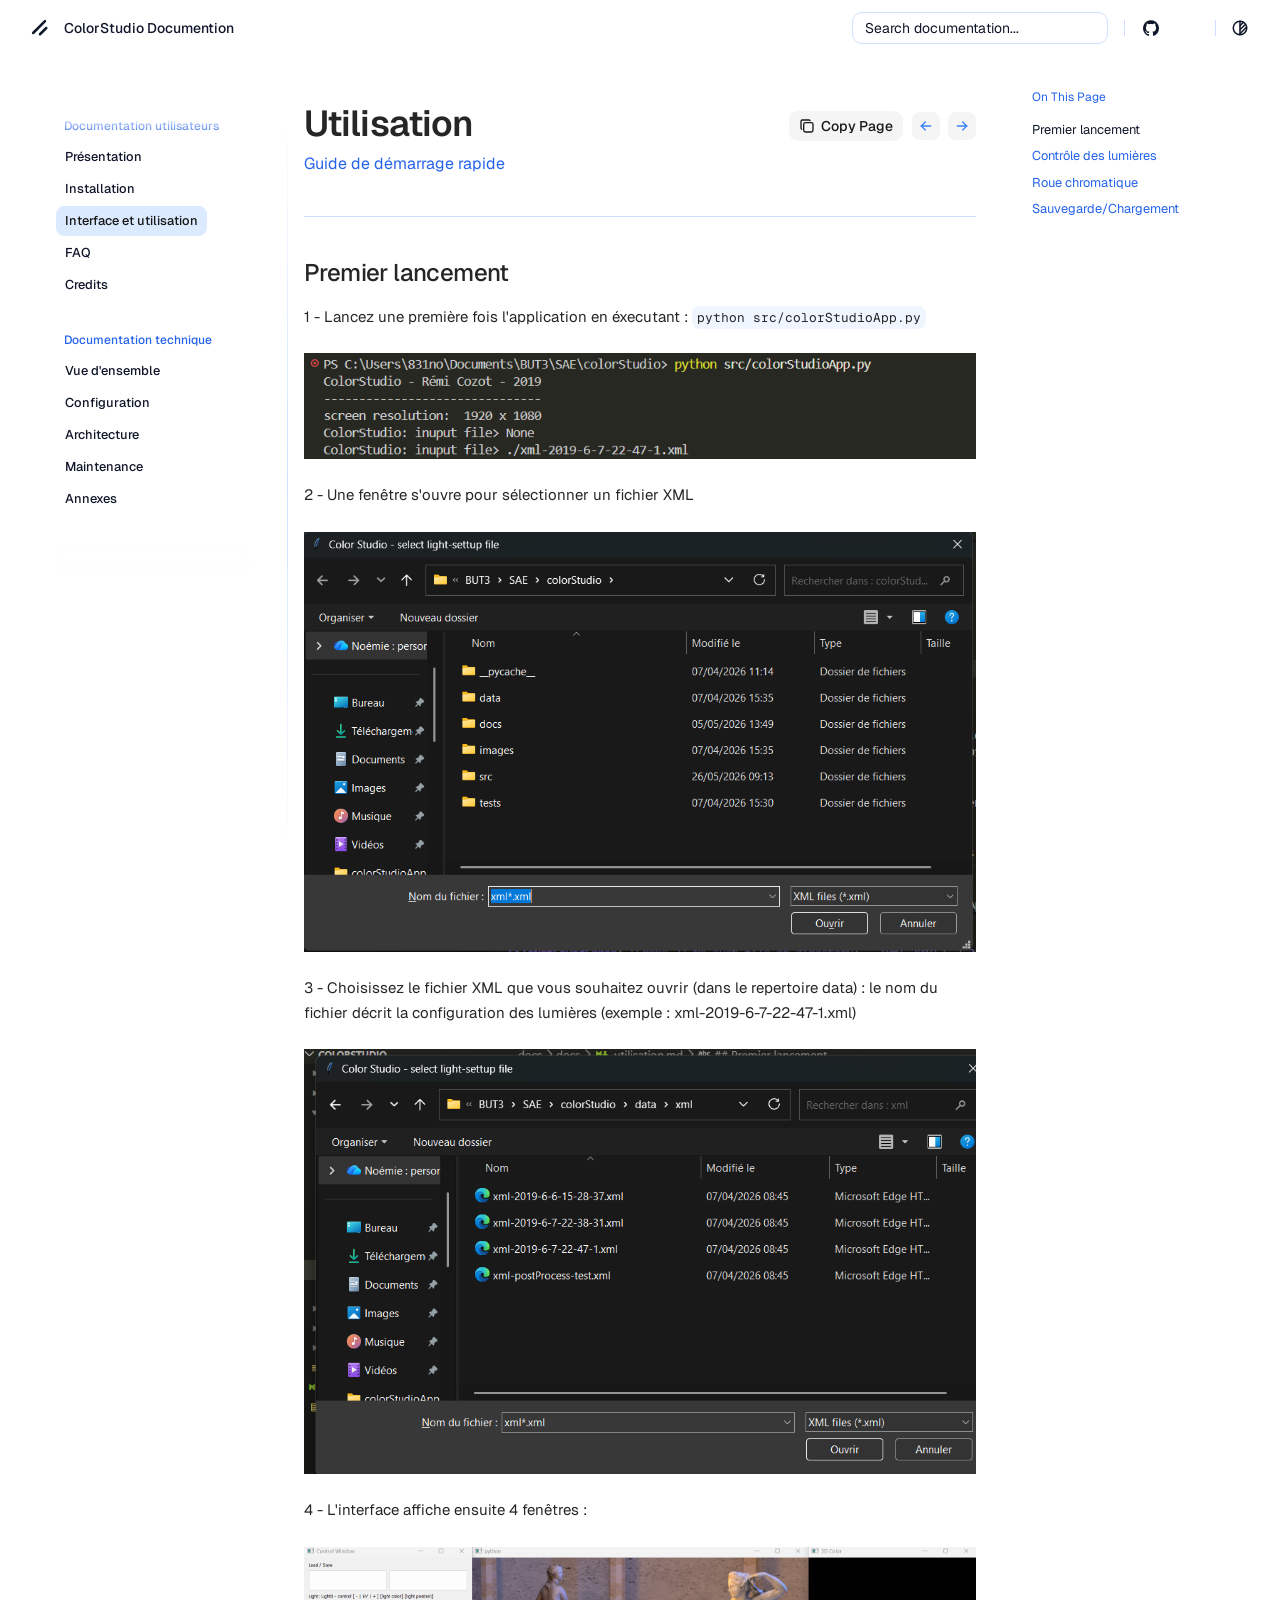
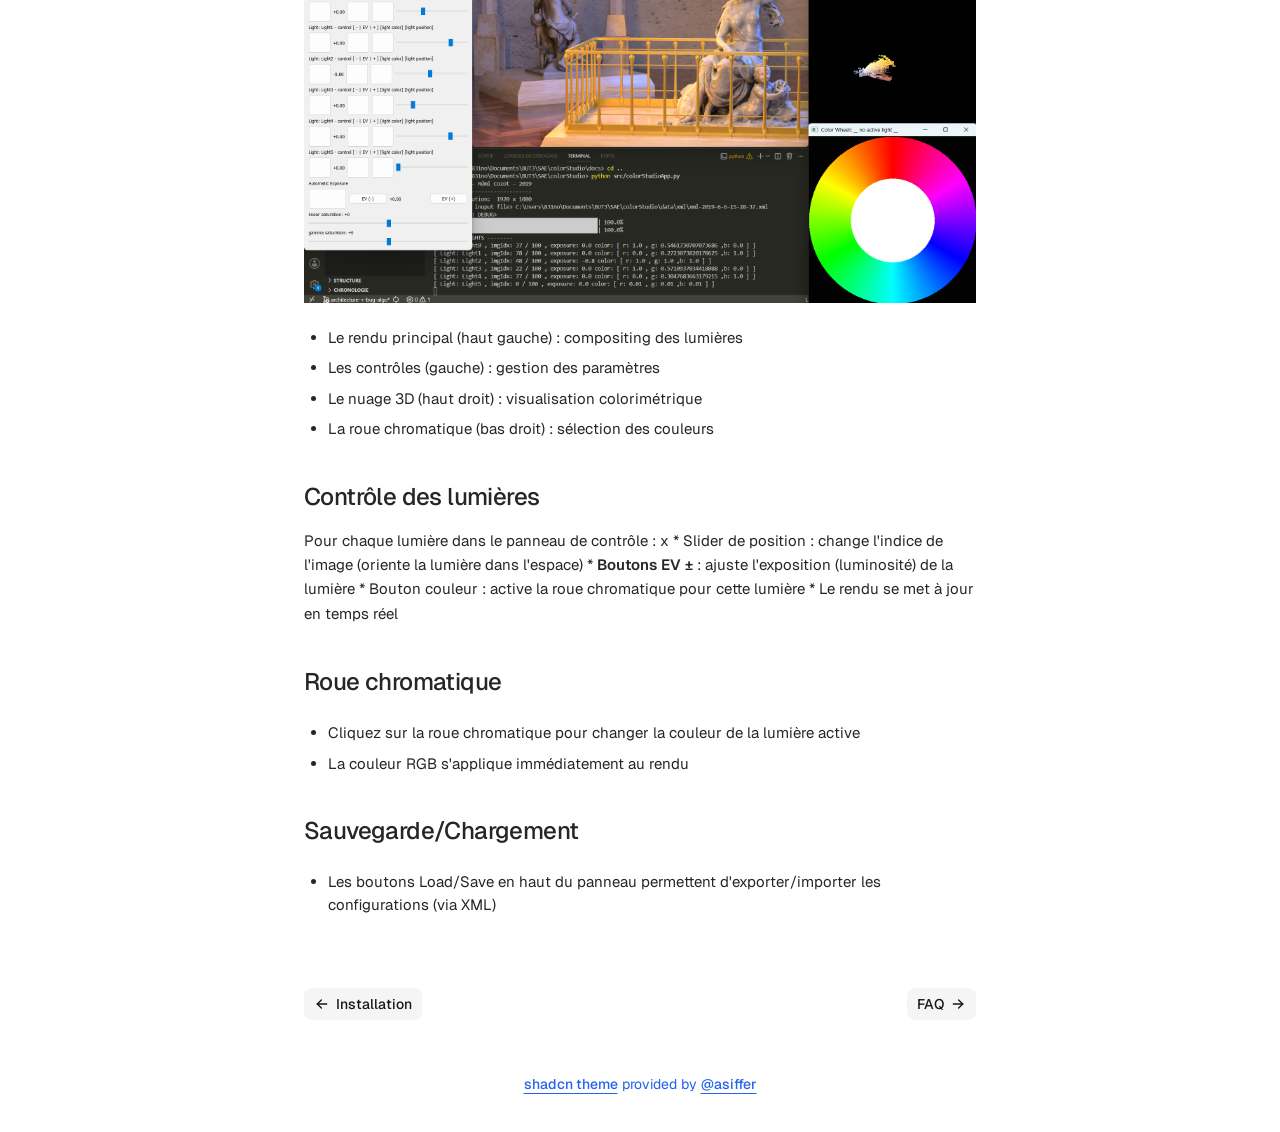
<file: utilisation/index.html>
<!DOCTYPE html>
<html lang="en">

<head>
    <script>
        const base_url = "https://nomimie16.github.io/colorStudio/"; /* for search plugin notably */
    </script>
    <script>
    const darkTheme = window.matchMedia("(prefers-color-scheme: dark)");
    darkTheme.onchange = (e) => {
        if (e.matches) {
            document.documentElement.classList.add("dark")
            localStorage.theme = 'dark';
        } else {
            document.documentElement.classList.remove("dark")
            localStorage.removeItem("theme")
        }
    };

    // On page load. Priotiry to lcaolStorage
    if (localStorage.theme === "dark") {
        document.documentElement.classList.add("dark")
    } else if (localStorage.theme === "light") {
        document.documentElement.classList.remove("dark")
    } else if (darkTheme.matches) {
        document.documentElement.classList.add("dark")
    } else {
        document.documentElement.classList.remove("dark")
    }

    // set the layout based on localStorage
    document.documentElement.classList.add(localStorage.getItem("html-layout") || "layout-fixed");
</script>


    <meta charset="UTF-8">
    <meta name="viewport" content="width=device-width, initial-scale=1">

    


<title>Utilisation</title>









<link rel="canonical" href="https://nomimie16.github.io/colorStudio/utilisation/">


<!-- Open Graph (Facebook, LinkedIn) -->

<meta property="og:title" content="Utilisation">





<meta property="og:url" content="https://nomimie16.github.io/colorStudio/utilisation/">






<!-- Twitter Card -->

<meta name="twitter:title" content="Utilisation">






<!-- JSON-LD Structured Data -->



    <link rel="icon" href="../img/favicon.ico">

    <link href="../css/base.css" rel="stylesheet">
    <link href="../css/geist.css" rel="stylesheet">

    
    

<link id="pygments-light" rel="stylesheet"
    href="../css/pygments/shadcn-light.css">
<link id="pygments-dark" rel="stylesheet"
    href="../css/pygments/github-dark.css"
    media="(prefers-color-scheme: dark)">


    
    <link href="../overrides/theme.css" rel="stylesheet">

    

    <script src="../js/callbacks.js"></script>

    

    

    

    
    <script>
    document.addEventListener("DOMContentLoaded", function () {
        document.querySelectorAll("a.headerlink").forEach(function (link) {
            link.addEventListener("click", function (e) {
                e.preventDefault();

                // Build the full URL with the anchor fragment
                const url = window.location.origin + window.location.pathname + this.getAttribute("href");

                navigator.clipboard.writeText(url).then(function () {
                    // Optional: brief visual feedback
                });
            });
        });
    });
</script>
    

    
    
</head>

<body
    class="text-foreground group/body overscroll-none font-sans antialiased [--footer-height:calc(var(--spacing)*14)] [--header-height:calc(var(--spacing)*14)] xl:[--footer-height:calc(var(--spacing)*24)] theme-default">
    <div id="inner-body" class="bg-background relative z-10 flex min-h-svh flex-col">
        <header class="bg-background sticky top-0 z-50 w-full" view-transition-name="header">
    <div class="container-wrapper 3xl:fixed:px-0 px-6">
        <div class="3xl:fixed:container flex h-(--header-height) items-center gap-2 **:data-[slot=separator]:!h-4">
            <button id="menu-button" data-slot="popover-trigger" onclick="onMobileMenuButtonClick(event)"
                class="group whitespace-nowrap rounded-md text-sm font-medium transition-all disabled:pointer-events-none disabled:opacity-50 [&amp;_svg]:pointer-events-none [&amp;_svg:not([class*='size-'])]:size-4 shrink-0 [&amp;_svg]:shrink-0 outline-none focus-visible:border-ring focus-visible:ring-ring/50 aria-invalid:ring-destructive/20 dark:aria-invalid:ring-destructive/40 aria-invalid:border-destructive hover:text-accent-foreground px-4 py-2 has-[&gt;svg]:px-3 extend-touch-target h-8 touch-manipulation items-center justify-start gap-2.5 !p-0 hover:bg-transparent focus-visible:bg-transparent focus-visible:ring-0 active:bg-transparent dark:hover:bg-transparent flex lg:hidden"
                type="button" aria-haspopup="dialog" aria-expanded="false" aria-controls="radix-«Rmplb»"
                data-state="closed">
                <div class="relative flex h-8 w-4 items-center justify-center">
                    <div class="relative size-4">
                        <!-- 16px x 16px -->
                        <svg xmlns="http://www.w3.org/2000/svg" viewBox="0 0 16 16" fill="none" stroke="currentColor"
                            stroke-width="2" stroke-linecap="round" stroke-linejoin="round">
                            <line x1="0" x2="16" y1="5" y2="5"
                                class="group-data-[state=open]:translate-y-[2.25px] group-data-[state=open]:-translate-x-[2.25px] group-data-[state=open]:rotate-45 transition-all duration-300 origin-center" />
                            <line x1="0" x2="16" y1="11" y2="11"
                                class="group-data-[state=open]:-translate-y-[2.25px] group-data-[state=open]:-translate-x-[2.25px] group-data-[state=open]:-rotate-45 transition-all duration-300 origin-center" />
                        </svg>
                    </div>

                    <span class="sr-only">Toggle Menu</span>
                </div>
                <span class="flex h-8 items-center text-lg leading-none font-medium">Menu</span>
            </button>
            <a data-slot="button"
                class="items-center justify-center gap-2 whitespace-nowrap rounded-md text-sm font-medium transition-all disabled:pointer-events-none disabled:opacity-50 [&_svg]:pointer-events-none [&_svg:not([class*='size-'])]:size-5 shrink-0 [&_svg]:shrink-0 outline-none focus-visible:border-ring focus-visible:ring-ring/50 focus-visible:ring-[3px] aria-invalid:ring-destructive/20 dark:aria-invalid:ring-destructive/40 aria-invalid:border-destructive hover:bg-accent hover:text-accent-foreground dark:hover:bg-accent/50 hidden h-8 lg:flex"
                href="https://nomimie16.github.io/colorStudio/">
                <span class="size-8 flex flex-row justify-center items-center">
                    

<svg xmlns="http://www.w3.org/2000/svg" viewBox="0 0 256 256"
    class="size-5">
    <rect width="256" height="256" fill="none"></rect>
    <line x1="208" y1="128" x2="128" y2="208" fill="none" stroke="currentColor" stroke-linecap="round"
        stroke-linejoin="round" stroke-width="32"></line>
    <line x1="192" y1="40" x2="40" y2="192" fill="none" stroke="currentColor" stroke-linecap="round"
        stroke-linejoin="round" stroke-width="32"></line>
</svg>


                </span>

                
                <h1 class="pr-2">ColorStudio Documention</h1>
                
            </a>
            
            <div class="ml-auto flex items-center gap-2 md:flex-1 md:justify-end">
                <div class="hidden w-full flex-1 md:flex md:w-auto md:flex-none">
                    <div class="hidden w-full flex-1 md:flex md:w-auto md:flex-none">
    <button onclick="onSearchBarClick(event)" data-slot="dialog-trigger" data-variant="outline" data-size="default" class="inline-flex shrink-0 items-center gap-2 text-sm whitespace-nowrap transition-all outline-none focus-visible:border-ring focus-visible:ring-[3px] focus-visible:ring-ring/50 disabled:pointer-events-none disabled:opacity-50 aria-invalid:border-destructive aria-invalid:ring-destructive/20 dark:aria-invalid:ring-destructive/40 [&amp;_svg]:pointer-events-none [&amp;_svg]:shrink-0 [&amp;_svg:not([class*='size-'])]:size-4 border bg-background hover:text-accent-foreground dark:border-input dark:hover:bg-input/50 px-4 py-2 has-[&gt;svg]:px-3 relative h-8 w-full justify-start rounded-lg pl-3 font-normal text-foreground shadow-none hover:bg-muted/50 sm:pr-12 md:w-48 lg:w-56 xl:w-64 dark:bg-card" type="button" aria-haspopup="dialog" aria-expanded="false" aria-controls="radix-_r_1_" data-state="closed">
        <span class="hidden lg:inline-flex">Search documentation...</span>
        <span class="inline-flex lg:hidden">Search...</span>
    </button>
</div>
<dialog id="search-dialog" onclick="onSearchDialogClick(event)"
    class="fixed top-1/2 left-1/2 -translate-x-1/2 -translate-y-1/2 bg-background rounded-lg shadow-lg border overflow-hidden p-0">
    <div class="w-lg gap-4">
        <div class="flex h-full w-full flex-col overflow-hidden rounded-md bg-popover text-popover-foreground">
            <div data-slot="command-input-wrapper" class="flex h-9 items-center gap-2 border-b px-3"><svg
                    xmlns="http://www.w3.org/2000/svg" width="24" height="24" viewBox="0 0 24 24" fill="none"
                    stroke="currentColor" stroke-width="2" stroke-linecap="round" stroke-linejoin="round"
                    class="lucide lucide-search size-4 shrink-0 opacity-50">
                    <circle cx="11" cy="11" r="8"></circle>
                    <path d="m21 21-4.3-4.3"></path>
                </svg>
                <input data-slot="command-input"
                    class="placeholder:text-muted-foreground flex h-10 w-full rounded-md bg-transparent py-3 text-sm outline-hidden disabled:cursor-not-allowed disabled:opacity-50"
                    placeholder="Search documentation..." cmdk-input="" autocomplete="off" autocorrect="off"
                    spellcheck="false" aria-autocomplete="list" role="combobox" aria-expanded="true"
                    aria-controls="radix-«r1t6»" aria-labelledby="radix-«r1t7»" id="radix-«r1t8»" type="text" value=""
                    aria-activedescendant="radix-«r1th»" oninput="onInputHandler(event)">
            </div>
        </div>
        <div id="mkdocs-search-results">
            <!-- search results go there -->
        </div>
    </div>
</dialog>
<script>
    document.removeEventListener("keydown", searchShortcutHandler);
    document.addEventListener("keydown", searchShortcutHandler);
</script>
                </div>
                
                <div data-orientation="vertical" role="none" data-slot="separator"
                    class="bg-border shrink-0 data-[orientation=horizontal]:h-px data-[orientation=horizontal]:w-full data-[orientation=vertical]:h-full data-[orientation=vertical]:w-px ml-2 hidden lg:block">
                </div>
                <a target="_blank" rel="noreferrer" data-slot="button"
                    class="inline-flex items-center justify-center whitespace-nowrap text-sm font-medium transition-all disabled:pointer-events-none disabled:opacity-50 [&amp;_svg]:pointer-events-none [&amp;_svg:not([class*='size-'])]:size-4 shrink-0 [&amp;_svg]:shrink-0 outline-none focus-visible:border-ring focus-visible:ring-ring/50 focus-visible:ring-[3px] aria-invalid:ring-destructive/20 dark:aria-invalid:ring-destructive/40 aria-invalid:border-destructive hover:bg-accent hover:text-accent-foreground dark:hover:bg-accent/50 rounded-md gap-1.5 px-3 has-[&gt;svg]:px-2.5 h-8 shadow-none"
                    href="https://github.com/nomimie16/colorStudio">
                    <svg viewBox="0 0 438.549 438.549">
                        <path fill="currentColor"
                            d="M409.132 114.573c-19.608-33.596-46.205-60.194-79.798-79.8-33.598-19.607-70.277-29.408-110.063-29.408-39.781 0-76.472 9.804-110.063 29.408-33.596 19.605-60.192 46.204-79.8 79.8C9.803 148.168 0 184.854 0 224.63c0 47.78 13.94 90.745 41.827 128.906 27.884 38.164 63.906 64.572 108.063 79.227 5.14.954 8.945.283 11.419-1.996 2.475-2.282 3.711-5.14 3.711-8.562 0-.571-.049-5.708-.144-15.417a2549.81 2549.81 0 01-.144-25.406l-6.567 1.136c-4.187.767-9.469 1.092-15.846 1-6.374-.089-12.991-.757-19.842-1.999-6.854-1.231-13.229-4.086-19.13-8.559-5.898-4.473-10.085-10.328-12.56-17.556l-2.855-6.57c-1.903-4.374-4.899-9.233-8.992-14.559-4.093-5.331-8.232-8.945-12.419-10.848l-1.999-1.431c-1.332-.951-2.568-2.098-3.711-3.429-1.142-1.331-1.997-2.663-2.568-3.997-.572-1.335-.098-2.43 1.427-3.289 1.525-.859 4.281-1.276 8.28-1.276l5.708.853c3.807.763 8.516 3.042 14.133 6.851 5.614 3.806 10.229 8.754 13.846 14.842 4.38 7.806 9.657 13.754 15.846 17.847 6.184 4.093 12.419 6.136 18.699 6.136 6.28 0 11.704-.476 16.274-1.423 4.565-.952 8.848-2.383 12.847-4.285 1.713-12.758 6.377-22.559 13.988-29.41-10.848-1.14-20.601-2.857-29.264-5.14-8.658-2.286-17.605-5.996-26.835-11.14-9.235-5.137-16.896-11.516-22.985-19.126-6.09-7.614-11.088-17.61-14.987-29.979-3.901-12.374-5.852-26.648-5.852-42.826 0-23.035 7.52-42.637 22.557-58.817-7.044-17.318-6.379-36.732 1.997-58.24 5.52-1.715 13.706-.428 24.554 3.853 10.85 4.283 18.794 7.952 23.84 10.994 5.046 3.041 9.089 5.618 12.135 7.708 17.705-4.947 35.976-7.421 54.818-7.421s37.117 2.474 54.823 7.421l10.849-6.849c7.419-4.57 16.18-8.758 26.262-12.565 10.088-3.805 17.802-4.853 23.134-3.138 8.562 21.509 9.325 40.922 2.279 58.24 15.036 16.18 22.559 35.787 22.559 58.817 0 16.178-1.958 30.497-5.853 42.966-3.9 12.471-8.941 22.457-15.125 29.979-6.191 7.521-13.901 13.85-23.131 18.986-9.232 5.14-18.182 8.85-26.84 11.136-8.662 2.286-18.415 4.004-29.263 5.146 9.894 8.562 14.842 22.077 14.842 40.539v60.237c0 3.422 1.19 6.279 3.572 8.562 2.379 2.279 6.136 2.95 11.276 1.995 44.163-14.653 80.185-41.062 108.068-79.226 27.88-38.161 41.825-81.126 41.825-128.906-.01-39.771-9.818-76.454-29.414-110.049z">
                        </path>
                    </svg>
                    
                    <span id="stargazers" class="text-muted-foreground w-8 text-xs tabular-nums" onload="test()">
                    </span>
                    
                </a>
                
                <div data-orientation="vertical" role="none" data-slot="separator"
                    class="bg-border shrink-0 data-[orientation=horizontal]:h-px data-[orientation=horizontal]:w-full data-[orientation=vertical]:h-full data-[orientation=vertical]:w-px 3xl:flex hidden">
                </div>
                <button data-slot="button"
                    class="items-center justify-center gap-2 whitespace-nowrap rounded-md text-sm font-medium transition-all disabled:pointer-events-none disabled:opacity-50 [&amp;_svg]:pointer-events-none [&amp;_svg:not([class*='size-'])]:size-4 shrink-0 [&amp;_svg]:shrink-0 outline-none focus-visible:border-ring focus-visible:ring-ring/50 focus-visible:ring-[3px] aria-invalid:ring-destructive/20 dark:aria-invalid:ring-destructive/40 aria-invalid:border-destructive hover:bg-accent hover:text-accent-foreground dark:hover:bg-accent/50 size-8 3xl:flex hidden"
                    title="Toggle layout" onclick="toggleLayout(event)">
                    <span class="sr-only">Toggle layout</span>
                    <svg xmlns="http://www.w3.org/2000/svg" width="24" height="24" viewBox="0 0 24 24" fill="none"
                        stroke="currentColor" stroke-width="2" stroke-linecap="round" stroke-linejoin="round"
                        class="lucide lucide-gallery-horizontal">
                        <path d="M2 3v18"></path>
                        <rect width="12" height="18" x="6" y="3" rx="2"></rect>
                        <path d="M22 3v18"></path>
                    </svg>
                </button>
                <div data-orientation="vertical" role="none" data-slot="separator"
                    class="bg-border shrink-0 data-[orientation=horizontal]:h-px data-[orientation=horizontal]:w-full data-[orientation=vertical]:h-full data-[orientation=vertical]:w-px">
                </div>
                <button data-slot="button"
                    class="inline-flex items-center justify-center gap-2 whitespace-nowrap rounded-md text-sm font-medium transition-all disabled:pointer-events-none disabled:opacity-50 [&amp;_svg]:pointer-events-none [&amp;_svg:not([class*='size-'])]:size-4 shrink-0 [&amp;_svg]:shrink-0 outline-none focus-visible:border-ring focus-visible:ring-ring/50 focus-visible:ring-[3px] aria-invalid:ring-destructive/20 dark:aria-invalid:ring-destructive/40 aria-invalid:border-destructive hover:bg-accent hover:text-accent-foreground dark:hover:bg-accent/50 group/toggle extend-touch-target size-8"
                    title="Toggle theme" onclick="onThemeSwitch(event)">
                    <svg xmlns="http://www.w3.org/2000/svg" width="24" height="24" viewBox="0 0 24 24" fill="none"
                        stroke="currentColor" stroke-width="2" stroke-linecap="round" stroke-linejoin="round"
                        class="size-4.5">
                        <path stroke="none" d="M0 0h24v24H0z" fill="none"></path>
                        <path d="M12 12m-9 0a9 9 0 1 0 18 0a9 9 0 1 0 -18 0"></path>
                        <path d="M12 3l0 18"></path>
                        <path d="M12 9l4.65 -4.65"></path>
                        <path d="M12 14.3l7.37 -7.37"></path>
                        <path d="M12 19.6l8.85 -8.85"></path>
                    </svg>
                    <span class="sr-only">Toggle theme</span>
                </button>
            </div>
        </div>
    </div>
</header>
        <main class="flex flex-1 flex-col">
            <div class="container-wrapper flex flex-1 flex-col px-2">
                <div data-slot="sidebar-wrapper"
                    style="--sidebar-width:calc(var(--spacing) * 72);--sidebar-width-icon:3rem;"
                    class="group/sidebar-wrapper has-data-[variant=inset]:bg-sidebar flex w-full 3xl:fixed:container 3xl:fixed:px-3 min-h-min flex-1 items-start px-0 [--sidebar-width:220px] [--top-spacing:0] lg:grid lg:grid-cols-[var(--sidebar-width)_minmax(0,1fr)] lg:[--sidebar-width:240px] lg:[--top-spacing:calc(var(--spacing)*4)]">
                    <div data-slot="sidebar"
                        class="w-(--sidebar-width) flex-col text-sidebar-foreground sticky top-[calc(var(--header-height)+0.6rem)] z-30 hidden h-[calc(100svh-10rem)] overscroll-none bg-transparent [--sidebar-menu-width:--spacing(56)] lg:flex">
                        <div class="h-9"></div>
                        <div
                            class="absolute top-8 z-10 h-8 w-(--sidebar-menu-width) shrink-0 bg-gradient-to-b from-background via-background/80 to-background/50 blur-xs">
                        </div>
                        <div
                            class="absolute top-12 right-2 bottom-0 hidden h-full w-px bg-gradient-to-b from-transparent via-border to-transparent lg:flex">
                        </div>
                        <div data-slot="sidebar-content" data-sidebar="content" view-transition-name="sidebar"
                            class="flex min-h-0 flex-1 flex-col gap-2 overflow-auto group-data-[collapsible=icon]:overflow-hidden mx-auto no-scrollbar w-(--sidebar-menu-width) overflow-x-hidden px-2">
                            














<div data-slot="sidebar-group" data-sidebar="group" class="relative flex w-full min-w-0 flex-col p-2">
    <div data-slot="sidebar-group-label" data-sidebar="group-label"
        class="flex h-8 shrink-0 items-center rounded-md px-2 text-xs ring-sidebar-ring outline-hidden transition-[margin,opacity] duration-200 ease-linear focus-visible:ring-2 [&>svg]:size-4 [&>svg]:shrink-0 group-data-[collapsible=icon]:-mt-8 group-data-[collapsible=icon]:opacity-0 font-medium text-muted-foreground">
        Documentation utilisateurs</div>
    <div data-slot="sidebar-group-content" data-sidebar="group-content" class="w-full text-sm">
        <ul data-slot="sidebar-menu" data-sidebar="menu" class="flex w-full min-w-0 flex-col gap-0.5">
            
            <li data-slot="sidebar-menu-item" data-sidebar="menu-item" class="group/menu-item relative">
    <a data-slot="sidebar-menu-button" data-active="false" data-sidebar="menu-button"
        data-size="default" href="/colorStudio/"
        class="hpeer/menu-button flex items-center gap-2 rounded-md p-2 text-left ring-sidebar-ring outline-hidden transition-[width,height,padding] group-has-data-[sidebar=menu-action]/menu-item:pr-8 group-data-[collapsible=icon]:size-8! group-data-[collapsible=icon]:p-2! focus-visible:ring-2 active:bg-sidebar-accent active:text-sidebar-accent-foreground disabled:pointer-events-none disabled:opacity-50 aria-disabled:pointer-events-none aria-disabled:opacity-50 data-[active=true]:font-medium data-[active=true]:text-sidebar-accent-foreground data-[state=open]:hover:bg-sidebar-accent data-[state=open]:hover:text-sidebar-accent-foreground [&>span:last-child]:truncate [&>svg]:size-4 [&>svg]:shrink-0 hover:bg-sidebar-accent hover:text-sidebar-accent-foreground relative h-[30px] w-fit overflow-visible border border-transparent text-[0.8rem] font-medium after:absolute after:inset-x-0 after:-inset-y-1 after:z-0 after:rounded-md data-[active=true]:border-accent data-[active=true]:bg-accent 3xl:fixed:w-full 3xl:fixed:max-w-48">

        
        Présentation
        

        

        

        
    </a>
</li>
            
            <li data-slot="sidebar-menu-item" data-sidebar="menu-item" class="group/menu-item relative">
    <a data-slot="sidebar-menu-button" data-active="false" data-sidebar="menu-button"
        data-size="default" href="/colorStudio/install/"
        class="hpeer/menu-button flex items-center gap-2 rounded-md p-2 text-left ring-sidebar-ring outline-hidden transition-[width,height,padding] group-has-data-[sidebar=menu-action]/menu-item:pr-8 group-data-[collapsible=icon]:size-8! group-data-[collapsible=icon]:p-2! focus-visible:ring-2 active:bg-sidebar-accent active:text-sidebar-accent-foreground disabled:pointer-events-none disabled:opacity-50 aria-disabled:pointer-events-none aria-disabled:opacity-50 data-[active=true]:font-medium data-[active=true]:text-sidebar-accent-foreground data-[state=open]:hover:bg-sidebar-accent data-[state=open]:hover:text-sidebar-accent-foreground [&>span:last-child]:truncate [&>svg]:size-4 [&>svg]:shrink-0 hover:bg-sidebar-accent hover:text-sidebar-accent-foreground relative h-[30px] w-fit overflow-visible border border-transparent text-[0.8rem] font-medium after:absolute after:inset-x-0 after:-inset-y-1 after:z-0 after:rounded-md data-[active=true]:border-accent data-[active=true]:bg-accent 3xl:fixed:w-full 3xl:fixed:max-w-48">

        
        Installation
        

        

        

        
    </a>
</li>
            
            <li data-slot="sidebar-menu-item" data-sidebar="menu-item" class="group/menu-item relative">
    <a data-slot="sidebar-menu-button" data-active="true" data-sidebar="menu-button"
        data-size="default" href="/colorStudio/utilisation/"
        class="hpeer/menu-button flex items-center gap-2 rounded-md p-2 text-left ring-sidebar-ring outline-hidden transition-[width,height,padding] group-has-data-[sidebar=menu-action]/menu-item:pr-8 group-data-[collapsible=icon]:size-8! group-data-[collapsible=icon]:p-2! focus-visible:ring-2 active:bg-sidebar-accent active:text-sidebar-accent-foreground disabled:pointer-events-none disabled:opacity-50 aria-disabled:pointer-events-none aria-disabled:opacity-50 data-[active=true]:font-medium data-[active=true]:text-sidebar-accent-foreground data-[state=open]:hover:bg-sidebar-accent data-[state=open]:hover:text-sidebar-accent-foreground [&>span:last-child]:truncate [&>svg]:size-4 [&>svg]:shrink-0 hover:bg-sidebar-accent hover:text-sidebar-accent-foreground relative h-[30px] w-fit overflow-visible border border-transparent text-[0.8rem] font-medium after:absolute after:inset-x-0 after:-inset-y-1 after:z-0 after:rounded-md data-[active=true]:border-accent data-[active=true]:bg-accent 3xl:fixed:w-full 3xl:fixed:max-w-48">

        
        Interface et utilisation
        

        

        

        
    </a>
</li>
            
            <li data-slot="sidebar-menu-item" data-sidebar="menu-item" class="group/menu-item relative">
    <a data-slot="sidebar-menu-button" data-active="false" data-sidebar="menu-button"
        data-size="default" href="/colorStudio/faq/"
        class="hpeer/menu-button flex items-center gap-2 rounded-md p-2 text-left ring-sidebar-ring outline-hidden transition-[width,height,padding] group-has-data-[sidebar=menu-action]/menu-item:pr-8 group-data-[collapsible=icon]:size-8! group-data-[collapsible=icon]:p-2! focus-visible:ring-2 active:bg-sidebar-accent active:text-sidebar-accent-foreground disabled:pointer-events-none disabled:opacity-50 aria-disabled:pointer-events-none aria-disabled:opacity-50 data-[active=true]:font-medium data-[active=true]:text-sidebar-accent-foreground data-[state=open]:hover:bg-sidebar-accent data-[state=open]:hover:text-sidebar-accent-foreground [&>span:last-child]:truncate [&>svg]:size-4 [&>svg]:shrink-0 hover:bg-sidebar-accent hover:text-sidebar-accent-foreground relative h-[30px] w-fit overflow-visible border border-transparent text-[0.8rem] font-medium after:absolute after:inset-x-0 after:-inset-y-1 after:z-0 after:rounded-md data-[active=true]:border-accent data-[active=true]:bg-accent 3xl:fixed:w-full 3xl:fixed:max-w-48">

        
        FAQ
        

        

        

        
    </a>
</li>
            
            <li data-slot="sidebar-menu-item" data-sidebar="menu-item" class="group/menu-item relative">
    <a data-slot="sidebar-menu-button" data-active="false" data-sidebar="menu-button"
        data-size="default" href="/colorStudio/credits/"
        class="hpeer/menu-button flex items-center gap-2 rounded-md p-2 text-left ring-sidebar-ring outline-hidden transition-[width,height,padding] group-has-data-[sidebar=menu-action]/menu-item:pr-8 group-data-[collapsible=icon]:size-8! group-data-[collapsible=icon]:p-2! focus-visible:ring-2 active:bg-sidebar-accent active:text-sidebar-accent-foreground disabled:pointer-events-none disabled:opacity-50 aria-disabled:pointer-events-none aria-disabled:opacity-50 data-[active=true]:font-medium data-[active=true]:text-sidebar-accent-foreground data-[state=open]:hover:bg-sidebar-accent data-[state=open]:hover:text-sidebar-accent-foreground [&>span:last-child]:truncate [&>svg]:size-4 [&>svg]:shrink-0 hover:bg-sidebar-accent hover:text-sidebar-accent-foreground relative h-[30px] w-fit overflow-visible border border-transparent text-[0.8rem] font-medium after:absolute after:inset-x-0 after:-inset-y-1 after:z-0 after:rounded-md data-[active=true]:border-accent data-[active=true]:bg-accent 3xl:fixed:w-full 3xl:fixed:max-w-48">

        
        Credits
        

        

        

        
    </a>
</li>
            
        </ul>
    </div>
</div>



<div data-slot="sidebar-group" data-sidebar="group" class="relative flex w-full min-w-0 flex-col p-2">
    <div data-slot="sidebar-group-label" data-sidebar="group-label"
        class="flex h-8 shrink-0 items-center rounded-md px-2 text-xs ring-sidebar-ring outline-hidden transition-[margin,opacity] duration-200 ease-linear focus-visible:ring-2 [&>svg]:size-4 [&>svg]:shrink-0 group-data-[collapsible=icon]:-mt-8 group-data-[collapsible=icon]:opacity-0 font-medium text-muted-foreground">
        Documentation technique</div>
    <div data-slot="sidebar-group-content" data-sidebar="group-content" class="w-full text-sm">
        <ul data-slot="sidebar-menu" data-sidebar="menu" class="flex w-full min-w-0 flex-col gap-0.5">
            
            <li data-slot="sidebar-menu-item" data-sidebar="menu-item" class="group/menu-item relative">
    <a data-slot="sidebar-menu-button" data-active="false" data-sidebar="menu-button"
        data-size="default" href="/colorStudio/overview/"
        class="hpeer/menu-button flex items-center gap-2 rounded-md p-2 text-left ring-sidebar-ring outline-hidden transition-[width,height,padding] group-has-data-[sidebar=menu-action]/menu-item:pr-8 group-data-[collapsible=icon]:size-8! group-data-[collapsible=icon]:p-2! focus-visible:ring-2 active:bg-sidebar-accent active:text-sidebar-accent-foreground disabled:pointer-events-none disabled:opacity-50 aria-disabled:pointer-events-none aria-disabled:opacity-50 data-[active=true]:font-medium data-[active=true]:text-sidebar-accent-foreground data-[state=open]:hover:bg-sidebar-accent data-[state=open]:hover:text-sidebar-accent-foreground [&>span:last-child]:truncate [&>svg]:size-4 [&>svg]:shrink-0 hover:bg-sidebar-accent hover:text-sidebar-accent-foreground relative h-[30px] w-fit overflow-visible border border-transparent text-[0.8rem] font-medium after:absolute after:inset-x-0 after:-inset-y-1 after:z-0 after:rounded-md data-[active=true]:border-accent data-[active=true]:bg-accent 3xl:fixed:w-full 3xl:fixed:max-w-48">

        
        Vue d'ensemble
        

        

        

        
    </a>
</li>
            
            <li data-slot="sidebar-menu-item" data-sidebar="menu-item" class="group/menu-item relative">
    <a data-slot="sidebar-menu-button" data-active="false" data-sidebar="menu-button"
        data-size="default" href="/colorStudio/config/"
        class="hpeer/menu-button flex items-center gap-2 rounded-md p-2 text-left ring-sidebar-ring outline-hidden transition-[width,height,padding] group-has-data-[sidebar=menu-action]/menu-item:pr-8 group-data-[collapsible=icon]:size-8! group-data-[collapsible=icon]:p-2! focus-visible:ring-2 active:bg-sidebar-accent active:text-sidebar-accent-foreground disabled:pointer-events-none disabled:opacity-50 aria-disabled:pointer-events-none aria-disabled:opacity-50 data-[active=true]:font-medium data-[active=true]:text-sidebar-accent-foreground data-[state=open]:hover:bg-sidebar-accent data-[state=open]:hover:text-sidebar-accent-foreground [&>span:last-child]:truncate [&>svg]:size-4 [&>svg]:shrink-0 hover:bg-sidebar-accent hover:text-sidebar-accent-foreground relative h-[30px] w-fit overflow-visible border border-transparent text-[0.8rem] font-medium after:absolute after:inset-x-0 after:-inset-y-1 after:z-0 after:rounded-md data-[active=true]:border-accent data-[active=true]:bg-accent 3xl:fixed:w-full 3xl:fixed:max-w-48">

        
        Configuration
        

        

        

        
    </a>
</li>
            
            <li data-slot="sidebar-menu-item" data-sidebar="menu-item" class="group/menu-item relative">
    <a data-slot="sidebar-menu-button" data-active="false" data-sidebar="menu-button"
        data-size="default" href="/colorStudio/architecture/"
        class="hpeer/menu-button flex items-center gap-2 rounded-md p-2 text-left ring-sidebar-ring outline-hidden transition-[width,height,padding] group-has-data-[sidebar=menu-action]/menu-item:pr-8 group-data-[collapsible=icon]:size-8! group-data-[collapsible=icon]:p-2! focus-visible:ring-2 active:bg-sidebar-accent active:text-sidebar-accent-foreground disabled:pointer-events-none disabled:opacity-50 aria-disabled:pointer-events-none aria-disabled:opacity-50 data-[active=true]:font-medium data-[active=true]:text-sidebar-accent-foreground data-[state=open]:hover:bg-sidebar-accent data-[state=open]:hover:text-sidebar-accent-foreground [&>span:last-child]:truncate [&>svg]:size-4 [&>svg]:shrink-0 hover:bg-sidebar-accent hover:text-sidebar-accent-foreground relative h-[30px] w-fit overflow-visible border border-transparent text-[0.8rem] font-medium after:absolute after:inset-x-0 after:-inset-y-1 after:z-0 after:rounded-md data-[active=true]:border-accent data-[active=true]:bg-accent 3xl:fixed:w-full 3xl:fixed:max-w-48">

        
        Architecture
        

        

        

        
    </a>
</li>
            
            <li data-slot="sidebar-menu-item" data-sidebar="menu-item" class="group/menu-item relative">
    <a data-slot="sidebar-menu-button" data-active="false" data-sidebar="menu-button"
        data-size="default" href="/colorStudio/maintenance/"
        class="hpeer/menu-button flex items-center gap-2 rounded-md p-2 text-left ring-sidebar-ring outline-hidden transition-[width,height,padding] group-has-data-[sidebar=menu-action]/menu-item:pr-8 group-data-[collapsible=icon]:size-8! group-data-[collapsible=icon]:p-2! focus-visible:ring-2 active:bg-sidebar-accent active:text-sidebar-accent-foreground disabled:pointer-events-none disabled:opacity-50 aria-disabled:pointer-events-none aria-disabled:opacity-50 data-[active=true]:font-medium data-[active=true]:text-sidebar-accent-foreground data-[state=open]:hover:bg-sidebar-accent data-[state=open]:hover:text-sidebar-accent-foreground [&>span:last-child]:truncate [&>svg]:size-4 [&>svg]:shrink-0 hover:bg-sidebar-accent hover:text-sidebar-accent-foreground relative h-[30px] w-fit overflow-visible border border-transparent text-[0.8rem] font-medium after:absolute after:inset-x-0 after:-inset-y-1 after:z-0 after:rounded-md data-[active=true]:border-accent data-[active=true]:bg-accent 3xl:fixed:w-full 3xl:fixed:max-w-48">

        
        Maintenance
        

        

        

        
    </a>
</li>
            
            <li data-slot="sidebar-menu-item" data-sidebar="menu-item" class="group/menu-item relative">
    <a data-slot="sidebar-menu-button" data-active="false" data-sidebar="menu-button"
        data-size="default" href="/colorStudio/annexes/"
        class="hpeer/menu-button flex items-center gap-2 rounded-md p-2 text-left ring-sidebar-ring outline-hidden transition-[width,height,padding] group-has-data-[sidebar=menu-action]/menu-item:pr-8 group-data-[collapsible=icon]:size-8! group-data-[collapsible=icon]:p-2! focus-visible:ring-2 active:bg-sidebar-accent active:text-sidebar-accent-foreground disabled:pointer-events-none disabled:opacity-50 aria-disabled:pointer-events-none aria-disabled:opacity-50 data-[active=true]:font-medium data-[active=true]:text-sidebar-accent-foreground data-[state=open]:hover:bg-sidebar-accent data-[state=open]:hover:text-sidebar-accent-foreground [&>span:last-child]:truncate [&>svg]:size-4 [&>svg]:shrink-0 hover:bg-sidebar-accent hover:text-sidebar-accent-foreground relative h-[30px] w-fit overflow-visible border border-transparent text-[0.8rem] font-medium after:absolute after:inset-x-0 after:-inset-y-1 after:z-0 after:rounded-md data-[active=true]:border-accent data-[active=true]:bg-accent 3xl:fixed:w-full 3xl:fixed:max-w-48">

        
        Annexes
        

        

        

        
    </a>
</li>
            
        </ul>
    </div>
</div>





<div class="sticky -bottom-1 z-10 h-16 shrink-0 bg-gradient-to-t from-background via-background/80 to-background/50 blur-xs"></div>
                        </div>
                    </div>
                    <div class="h-full w-full">
                        <div data-slot="docs" class="flex items-stretch text-[1.05rem] sm:text-[15px] xl:w-full">
                            <div class="flex min-w-0 flex-1 flex-col">
                                <div class="h-(--top-spacing) shrink-0"></div>
                                <article class="w-full" view-transition-name="page">
  <div class="flex flex-col gap-2">
    <div class="flex flex-col gap-2">
      <div id="page-header" class="flex items-start justify-between">
        <h1 class="scroll-m-20 text-4xl font-semibold tracking-tight sm:text-3xl xl:text-4xl">
          Utilisation
        </h1>

        <div class="flex items-center gap-2 pt-1.5">
          
<button
    onclick="fetch(`https://nomimie16.github.io/colorStudio/utilisation.md`).then((r) => r.blob()).then((blob) => navigator.clipboard.write([new ClipboardItem({ 'text/plain': blob })]))"
    data-slot="button" class="secondary cursor-pointer">
    <svg xmlns="http://www.w3.org/2000/svg" width="24" height="24" viewBox="0 0 24 24" fill="none" stroke="currentColor"
        stroke-width="2" stroke-linecap="round" stroke-linejoin="round" class="tabler-icon tabler-icon-copy ">
        <path
            d="M7 7m0 2.667a2.667 2.667 0 0 1 2.667 -2.667h8.666a2.667 2.667 0 0 1 2.667 2.667v8.666a2.667 2.667 0 0 1 -2.667 2.667h-8.666a2.667 2.667 0 0 1 -2.667 -2.667z">
        </path>
        <path d="M4.012 16.737a2.005 2.005 0 0 1 -1.012 -1.737v-10c0 -1.1 .9 -2 2 -2h10c.75 0 1.158 .385 1.5 1"></path>
    </svg>
    <span class="max-md:hidden">Copy Page</span>
</button>
          
          <a data-slot="button" id="previous-button"
            class="inline-flex items-center justify-center gap-2 whitespace-nowrap rounded-md text-sm font-medium transition-all disabled:pointer-events-none disabled:opacity-50 [&amp;_svg]:pointer-events-none [&amp;_svg:not([class*='size-'])]:size-4 shrink-0 [&amp;_svg]:shrink-0 outline-none focus-visible:border-ring focus-visible:ring-ring/50 focus-visible:ring-[3px] aria-invalid:ring-destructive/20 dark:aria-invalid:ring-destructive/40 aria-invalid:border-destructive bg-secondary text-secondary-foreground hover:bg-secondary/80 extend-touch-target size-8 shadow-none md:size-7"
            href="/colorStudio/install/">
            <svg xmlns="http://www.w3.org/2000/svg" width="24" height="24" viewBox="0 0 24 24" fill="none"
              stroke="currentColor" stroke-width="2" stroke-linecap="round" stroke-linejoin="round"
              class="tabler-icon tabler-icon-arrow-left">
              <path d="M5 12l14 0"></path>
              <path d="M5 12l6 6"></path>
              <path d="M5 12l6 -6"></path>
            </svg>
            <span class="sr-only">Previous</span>
          </a>
          
          
          <a data-slot="button" id="next-button"
            class="inline-flex items-center justify-center gap-2 whitespace-nowrap rounded-md text-sm font-medium transition-all disabled:pointer-events-none disabled:opacity-50 [&amp;_svg]:pointer-events-none [&amp;_svg:not([class*='size-'])]:size-4 shrink-0 [&amp;_svg]:shrink-0 outline-none focus-visible:border-ring focus-visible:ring-ring/50 focus-visible:ring-[3px] aria-invalid:ring-destructive/20 dark:aria-invalid:ring-destructive/40 aria-invalid:border-destructive bg-secondary text-secondary-foreground hover:bg-secondary/80 extend-touch-target size-8 shadow-none md:size-7"
            href="/colorStudio/faq/">
            <span class="sr-only">Next</span>
            <svg xmlns="http://www.w3.org/2000/svg" width="24" height="24" viewBox="0 0 24 24" fill="none"
              stroke="currentColor" stroke-width="2" stroke-linecap="round" stroke-linejoin="round"
              class="tabler-icon tabler-icon-arrow-right">
              <path d="M5 12l14 0"></path>
              <path d="M13 18l6 -6"></path>
              <path d="M13 6l6 6"></path>
            </svg>
          </a>
          
        </div>
      </div>
      
      <p id="summary" class="text-muted-foreground text-[1.05rem] text-balance sm:text-base">
        Guide de démarrage rapide
      </p>
      
    </div>
    <div class="flex justify-end items-center">
       
    </div>
  </div>
  <div class="typography w-full flex-1 *:data-[slot=alert]:first:mt-0">
    <hr />
<h2 id="premier-lancement">Premier lancement</h2>
<p>1 - Lancez une première fois l'application en éxecutant :
<code>python src/colorStudioApp.py</code></p>
<p><img alt="commande" src="../assets/img/cmd_lance.png" />  </p>
<p>2 - Une fenêtre s'ouvre pour sélectionner un fichier XML</p>
<p><img alt="xml" src="../assets/img/window.png" />  </p>
<p>3 - Choisissez le fichier XML que vous souhaitez ouvrir (dans le repertoire data) :  le nom du fichier décrit la configuration des lumières (exemple : xml-2019-6-7-22-47-1.xml)</p>
<p><img alt="xml" src="../assets/img/xml_choice.png" />  </p>
<p>4 - L'interface affiche ensuite 4 fenêtres :</p>
<p><img alt="interface" src="../assets/img/all_interface.png" />  </p>
<ul>
<li>Le rendu principal (haut gauche) : compositing des lumières</li>
<li>Les contrôles (gauche) : gestion des paramètres</li>
<li>Le nuage 3D (haut droit) : visualisation colorimétrique</li>
<li>La roue chromatique (bas droit) : sélection des couleurs</li>
</ul>
<h2 id="controle-des-lumieres">Contrôle des lumières</h2>
<p>Pour chaque lumière dans le panneau de contrôle :
x
* Slider de position : change l'indice de l'image (oriente la lumière dans l'espace)
* <strong>Boutons EV ±</strong> : ajuste l'exposition (luminosité) de la lumière
* Bouton couleur : active la roue chromatique pour cette lumière
* Le rendu se met à jour en temps réel</p>
<h2 id="roue-chromatique">Roue chromatique</h2>
<ul>
<li>Cliquez sur la roue chromatique pour changer la couleur de la lumière active</li>
<li>La couleur RGB s'applique immédiatement au rendu</li>
</ul>
<h2 id="sauvegardechargement">Sauvegarde/Chargement</h2>
<ul>
<li>Les boutons Load/Save en haut du panneau permettent d'exporter/importer les configurations (via XML)</li>
</ul>
  </div>
  
  <script>
    document.querySelectorAll('article h2, article h3').forEach((header) => {
      toc.observer.observe(header);
    });
  </script>
</article>
                                <div class="mx-auto flex flex-wrap h-16 w-full max-w-2xl items-center gap-2 px-4 md:px-0">
    
    <a data-slot="button"
        class="inline-flex items-center justify-center whitespace-nowrap text-sm font-medium transition-all disabled:pointer-events-none disabled:opacity-50 [&amp;_svg]:pointer-events-none [&amp;_svg:not([class*='size-'])]:size-4 shrink-0 [&amp;_svg]:shrink-0 outline-none focus-visible:border-ring focus-visible:ring-ring/50 focus-visible:ring-[3px] aria-invalid:ring-destructive/20 dark:aria-invalid:ring-destructive/40 aria-invalid:border-destructive bg-secondary text-secondary-foreground hover:bg-secondary/80 h-8 rounded-md gap-1.5 px-3 has-[&gt;svg]:px-2.5 shadow-none"
        href="/colorStudio/install/">
        <svg xmlns="http://www.w3.org/2000/svg" width="24" height="24" viewBox="0 0 24 24" fill="none"
            stroke="currentColor" stroke-width="2" stroke-linecap="round" stroke-linejoin="round"
            class="tabler-icon tabler-icon-arrow-left ">
            <path d="M5 12l14 0"></path>
            <path d="M5 12l6 6"></path>
            <path d="M5 12l6 -6"></path>
        </svg>
        <span class="max-[500px]:hidden">Installation</span>
    </a>
    
    
    <a data-slot="button"
        class="inline-flex items-center justify-center whitespace-nowrap text-sm font-medium transition-all disabled:pointer-events-none disabled:opacity-50 [&amp;_svg]:pointer-events-none [&amp;_svg:not([class*='size-'])]:size-4 shrink-0 [&amp;_svg]:shrink-0 outline-none focus-visible:border-ring focus-visible:ring-ring/50 focus-visible:ring-[3px] aria-invalid:ring-destructive/20 dark:aria-invalid:ring-destructive/40 aria-invalid:border-destructive bg-secondary text-secondary-foreground hover:bg-secondary/80 h-8 rounded-md gap-1.5 px-3 has-[&gt;svg]:px-2.5 ml-auto shadow-none"
        href="/colorStudio/faq/">
        <span class="max-[500px]:hidden">FAQ</span>
        <svg xmlns="http://www.w3.org/2000/svg" width="24" height="24" viewBox="0 0 24 24" fill="none"
            stroke="currentColor" stroke-width="2" stroke-linecap="round" stroke-linejoin="round"
            class="tabler-icon tabler-icon-arrow-right ">
            <path d="M5 12l14 0"></path>
            <path d="M13 18l6 -6"></path>
            <path d="M13 6l6 6"></path>
        </svg>
    </a>
    
</div>
                                <dialog id="bottom-sidebar" onclick="onBottomSidebarDialogClick(event)" class="bg-transparent"
    style="position: fixed; left: 0px; top: 0px; transform: translate(0px, 58px); min-width: max-content; --radix-popper-transform-origin: 0% 0px; will-change: transform; z-index: 50; --radix-popper-available-width: 504px; --radix-popper-available-height: 857px; --radix-popper-anchor-width: 72.94999694824219px; --radix-popper-anchor-height: 32px;">
    <div data-side="bottom" data-align="start" data-state="open" role="dialog" data-slot="popover-content"
        class="text-popover-foreground data-[state=open]:animate-in data-[state=closed]:animate-out data-[state=closed]:fade-out-0 data-[state=open]:fade-in-0 data-[state=closed]:zoom-out-95 data-[state=open]:zoom-in-95 data-[side=bottom]:slide-in-from-top-2 data-[side=left]:slide-in-from-right-2 data-[side=right]:slide-in-from-left-2 data-[side=top]:slide-in-from-bottom-2 z-50 origin-(--radix-popover-content-transform-origin) border outline-hidden bg-background/90 no-scrollbar h-(--radix-popper-available-height) w-(--radix-popper-available-width) overflow-y-auto rounded-none border-none p-0 shadow-none backdrop-blur duration-100"
        style="--radix-popover-content-transform-origin: var(--radix-popper-transform-origin); --radix-popover-content-available-width: var(--radix-popper-available-width); --radix-popover-content-available-height: var(--radix-popper-available-height); --radix-popover-trigger-width: var(--radix-popper-anchor-width); --radix-popover-trigger-height: var(--radix-popper-anchor-height);"
        tabindex="-1">
        <div class="flex flex-col gap-12 overflow-auto px-6 py-6">
            
            
            

            

            
            <div class="flex flex-col gap-8">
                
                <div class="flex flex-col gap-4">
                    <div class="text-muted-foreground text-sm font-medium">Documentation utilisateurs</div>
                    
                    <div class="flex flex-col gap-3">
                        
                        <a class="text-2xl font-medium" href="..">
                            
                            Présentation
                            
                        </a>
                        
                        <a class="text-2xl font-medium" href="../install/">
                            
                            Installation
                            
                        </a>
                        
                        <a class="text-2xl font-medium" href="./">
                            
                            Interface et utilisation
                            
                        </a>
                        
                        <a class="text-2xl font-medium" href="../faq/">
                            
                            FAQ
                            
                        </a>
                        
                        <a class="text-2xl font-medium" href="../credits/">
                            
                            Credits
                            
                        </a>
                        
                    </div>
                    
                </div>
                
                <div class="flex flex-col gap-4">
                    <div class="text-muted-foreground text-sm font-medium">Documentation technique</div>
                    
                    <div class="flex flex-col gap-3">
                        
                        <a class="text-2xl font-medium" href="../overview/">
                            
                            Vue d'ensemble
                            
                        </a>
                        
                        <a class="text-2xl font-medium" href="../config/">
                            
                            Configuration
                            
                        </a>
                        
                        <a class="text-2xl font-medium" href="../architecture/">
                            
                            Architecture
                            
                        </a>
                        
                        <a class="text-2xl font-medium" href="../maintenance/">
                            
                            Maintenance
                            
                        </a>
                        
                        <a class="text-2xl font-medium" href="../annexes/">
                            
                            Annexes
                            
                        </a>
                        
                    </div>
                    
                </div>
                
            </div>
            
            

        </div>
    </div>
</dialog>
                            </div>
                            <div
                                class="sticky top-[calc(var(--header-height)+1px)] ml-auto hidden h-[calc(100svh-var(--header-height)-var(--footer-height))] w-72 flex-col gap-4 overflow-hidden overscroll-none pb-8 xl:flex">
                                <div class="h-(--top-spacing) shrink-0"></div>
                                <div id="toc" view-transition-name="toc" class="no-scrollbar overflow-y-auto px-8">
    <div class="flex flex-col gap-2 p-4 pt-0 text-sm">
        <p class="text-muted-foreground bg-background sticky top-0 h-6 text-xs">On This Page</p>
        
        
        
        
        <a href="#premier-lancement"
            class="text-muted-foreground hover:text-foreground data-[active=true]:text-foreground text-[0.8rem] no-underline transition-colors data-[depth=3]:pl-4 data-[depth=4]:pl-6"
            data-active="false" data-depth="2" onClick="deferSetActiveTocLink('#premier-lancement');">
            Premier lancement
        </a>
        

        
        <a href="#controle-des-lumieres"
            class="text-muted-foreground hover:text-foreground data-[active=true]:text-foreground text-[0.8rem] no-underline transition-colors data-[depth=3]:pl-4 data-[depth=4]:pl-6"
            data-active="false" data-depth="2" onClick="deferSetActiveTocLink('#controle-des-lumieres');">
            Contrôle des lumières
        </a>
        

        
        <a href="#roue-chromatique"
            class="text-muted-foreground hover:text-foreground data-[active=true]:text-foreground text-[0.8rem] no-underline transition-colors data-[depth=3]:pl-4 data-[depth=4]:pl-6"
            data-active="false" data-depth="2" onClick="deferSetActiveTocLink('#roue-chromatique');">
            Roue chromatique
        </a>
        

        
        <a href="#sauvegardechargement"
            class="text-muted-foreground hover:text-foreground data-[active=true]:text-foreground text-[0.8rem] no-underline transition-colors data-[depth=3]:pl-4 data-[depth=4]:pl-6"
            data-active="false" data-depth="2" onClick="deferSetActiveTocLink('#sauvegardechargement');">
            Sauvegarde/Chargement
        </a>
        

        
        
        
        

    </div>
    <div class="h-12"></div>

</div>
                            </div>
                        </div>
                    </div>
                </div>
            </div>
        </main>
        <footer view-transition-name="footer"
    class="group-has-[.section-soft]/body:bg-surface/40 3xl:fixed:bg-transparent dark:bg-transparent">
    <div class="container-wrapper px-4 xl:px-6">
        <div class="flex h-(--footer-height) items-center justify-between">
            <div class="text-muted-foreground w-full text-center text-xs leading-loose sm:text-sm">
                
                <a href="https://github.com/asiffer/mkdocs-shadcn">shadcn theme</a> provided by
                <a href="https://github.com/asiffer">@asiffer</a>
            </div>
        </div>
    </div>
</footer>
    </div>
     

<script src="../search/main.js"></script>


    

    <script src="../js/copy-button.js"></script>
    <script src="../js/sidebar.js"></script>
    <script src="../js/slider.js"></script>
    <script>updatePygmentsStylesheet();</script>
    
    <script>fetchStargazers("https://github.com/nomimie16/colorStudio");</script>
    
    
    
    <script type="speculationrules">
{
  "prerender": [
    {
      "where": {
          "selector_matches": ["#next-button", "#previous-button"]
      }
    }
  ]
}
</script>
</body>

</html>
</file>
<file: css/geist.css>
@font-face {
  font-family: "Geist";
  src: url("../fonts/Geist.woff2") format("woff2");
  font-weight: 100 900;
  font-display: swap;
}

@font-face {
  font-family: "Geist Mono";
  src: url("../fonts/GeistMono.woff2") format("woff2");
  font-weight: 100 900;
  font-display: swap;
}

@font-face {
  font-family: "Inter";
  font-style: normal;
  src: url("../fonts/Inter.woff2") format("woff2");
  font-weight: 100 900;
  font-display: swap;
}

@font-face {
  font-family: "Inter";
  font-style: italic;
  src: url("../fonts/Inter-Italic.woff2") format("woff2");
  font-weight: 100 900;
  font-display: swap;
}
</file>
<file: css/pygments/shadcn-light.css>
pre {
  line-height: 125%;
}
td.linenos .normal {
  color: inherit;
  background-color: transparent;
  padding-left: 5px;
  padding-right: 5px;
}
span.linenos {
  color: inherit;
  background-color: transparent;
  padding-left: 5px;
  padding-right: 5px;
}
td.linenos .special {
  color: #000000;
  background-color: #ffffc0;
  padding-left: 5px;
  padding-right: 5px;
}
span.linenos.special {
  color: #000000;
  background-color: #ffffc0;
  padding-left: 5px;
  padding-right: 5px;
}
.codehilite .hll {
  background-color: var(--color-code-highlight);
}
.codehilite {
  background: var(--color-code);
  color: var(--color-code-foreground);
}
.codehilite .c {
  color: #6e7781;
} /* Comment */
.codehilite .err {
  color: #cf222e;
} /* Error */
.codehilite .k {
  color: #cf222e;
} /* Keyword */
.codehilite .l {
  color: #953800;
} /* Literal */
.codehilite .n {
  color: #8250df;
} /* Name */
.codehilite .o {
  color: #116329;
} /* Operator */
.codehilite .p {
  color: #24292f;
} /* Punctuation */
.codehilite .ch {
  color: #6e7781;
} /* Comment.Hashbang */
.codehilite .cm {
  color: #6e7781;
} /* Comment.Multiline */
.codehilite .cp {
  color: #6e7781;
} /* Comment.Preproc */
.codehilite .cpf {
  color: #6e7781;
} /* Comment.PreprocFile */
.codehilite .c1 {
  color: #6e7781;
} /* Comment.Single */
.codehilite .cs {
  color: #6e7781;
} /* Comment.Special */
.codehilite .gd {
  color: #0550ae;
} /* Generic.Deleted */
.codehilite .ge {
  font-style: italic;
} /* Generic.Emph */
.codehilite .gr {
  color: #cf222e;
} /* Generic.Error */
.codehilite .gh {
  color: #0550ae;
} /* Generic.Heading */
.codehilite .gs {
  font-weight: bold;
} /* Generic.Strong */
.codehilite .gu {
  color: #0550ae;
} /* Generic.Subheading */
.codehilite .kc {
  color: #0550ae;
} /* Keyword.Constant */
.codehilite .kd {
  color: #cf222e;
} /* Keyword.Declaration */
.codehilite .kn {
  color: #cf222e;
} /* Keyword.Namespace */
.codehilite .kp {
  color: #cf222e;
} /* Keyword.Pseudo */
.codehilite .kr {
  color: #cf222e;
} /* Keyword.Reserved */
.codehilite .kt {
  color: #cf222e;
} /* Keyword.Type */
.codehilite .ld {
  color: #953800;
} /* Literal.Date */
.codehilite .m {
  color: #953800;
} /* Literal.Number */
.codehilite .s {
  color: #0a3069;
} /* Literal.String */
.codehilite .na {
  color: #0550ae;
} /* Name.Attribute */
.codehilite .nb {
  color: #953800;
} /* Name.Builtin */
.codehilite .nc {
  color: #0550ae;
} /* Name.Class */
.codehilite .no {
  color: #0550ae;
} /* Name.Constant */
.codehilite .nd {
  color: #0550ae;
} /* Name.Decorator */
.codehilite .ni {
  color: #116329;
} /* Name.Entity */
.codehilite .ne {
  color: #8250df;
} /* Name.Exception */
.codehilite .nf {
  color: #0550ae;
} /* Name.Function */
.codehilite .nl {
  color: #953800;
} /* Name.Label */
.codehilite .nn {
  color: #24292f;
} /* Name.Namespace */
.codehilite .nx {
  color: #1f2328;
} /* Name.Other */
.codehilite .py {
  color: #0550ae;
} /* Name.Property */
.codehilite .nt {
  color: #116329;
} /* Name.Tag */
.codehilite .nv {
  color: #953800;
} /* Name.Variable */
.codehilite .ow {
  color: #8250df;
} /* Operator.Word */
.codehilite .pm {
  color: #24292f;
} /* Punctuation.Marker */
.codehilite .w {
  color: #24292f;
} /* Text.Whitespace */
.codehilite .mb {
  color: #953800;
} /* Literal.Number.Bin */
.codehilite .mf {
  color: #0550ae;
} /* Literal.Number.Float */
.codehilite .mh {
  color: #953800;
} /* Literal.Number.Hex */
.codehilite .mi {
  color: #0550ae;
} /* Literal.Number.Integer */
.codehilite .mo {
  color: #953800;
} /* Literal.Number.Oct */
.codehilite .sa {
  color: #0550ae;
} /* Literal.String.Affix */
.codehilite .sb {
  color: #0550ae;
} /* Literal.String.Backtick */
.codehilite .sc {
  color: #0550ae;
} /* Literal.String.Char */
.codehilite .dl {
  color: #0550ae;
} /* Literal.String.Delimiter */
.codehilite .sd {
  color: #0550ae;
} /* Literal.String.Doc */
.codehilite .s2 {
  color: #0550ae;
} /* Literal.String.Double */
.codehilite .se {
  color: #0550ae;
} /* Literal.String.Escape */
.codehilite .sh {
  color: #0550ae;
} /* Literal.String.Heredoc */
.codehilite .si {
  color: #0550ae;
} /* Literal.String.Interpol */
.codehilite .sx {
  color: #0550ae;
} /* Literal.String.Other */
.codehilite .sr {
  color: #0550ae;
} /* Literal.String.Regex */
.codehilite .s1 {
  color: #0550ae;
} /* Literal.String.Single */
.codehilite .ss {
  color: #0550ae;
} /* Literal.String.Symbol */
.codehilite .bp {
  color: #953800;
} /* Name.Builtin.Pseudo */
.codehilite .fm {
  color: #0550ae;
} /* Name.Function.Magic */
.codehilite .vc {
  color: #953800;
} /* Name.Variable.Class */
.codehilite .vg {
  color: #953800;
} /* Name.Variable.Global */
.codehilite .vi {
  color: #953800;
} /* Name.Variable.Instance */
.codehilite .vm {
  color: #953800;
} /* Name.Variable.Magic */
.codehilite .il {
  color: #953800;
} /* Literal.Number.Integer.Long */
</file>
<file: css/pygments/github-dark.css>
pre { line-height: 125%; }
td.linenos .normal { color: #6e7681; background-color: #0d1117; padding-left: 5px; padding-right: 5px; }
span.linenos { color: #6e7681; background-color: #0d1117; padding-left: 5px; padding-right: 5px; }
td.linenos .special { color: #e6edf3; background-color: #6e7681; padding-left: 5px; padding-right: 5px; }
span.linenos.special { color: #e6edf3; background-color: #6e7681; padding-left: 5px; padding-right: 5px; }
.codehilite .hll { background-color: #6e7681 }
.codehilite { background: #0d1117; color: #E6EDF3 }
.codehilite .c { color: #8B949E; font-style: italic } /* Comment */
.codehilite .err { color: #F85149 } /* Error */
.codehilite .esc { color: #E6EDF3 } /* Escape */
.codehilite .g { color: #E6EDF3 } /* Generic */
.codehilite .k { color: #FF7B72 } /* Keyword */
.codehilite .l { color: #A5D6FF } /* Literal */
.codehilite .n { color: #E6EDF3 } /* Name */
.codehilite .o { color: #FF7B72; font-weight: bold } /* Operator */
.codehilite .x { color: #E6EDF3 } /* Other */
.codehilite .p { color: #E6EDF3 } /* Punctuation */
.codehilite .ch { color: #8B949E; font-style: italic } /* Comment.Hashbang */
.codehilite .cm { color: #8B949E; font-style: italic } /* Comment.Multiline */
.codehilite .cp { color: #8B949E; font-weight: bold; font-style: italic } /* Comment.Preproc */
.codehilite .cpf { color: #8B949E; font-style: italic } /* Comment.PreprocFile */
.codehilite .c1 { color: #8B949E; font-style: italic } /* Comment.Single */
.codehilite .cs { color: #8B949E; font-weight: bold; font-style: italic } /* Comment.Special */
.codehilite .gd { color: #FFA198; background-color: #490202 } /* Generic.Deleted */
.codehilite .ge { color: #E6EDF3; font-style: italic } /* Generic.Emph */
.codehilite .ges { color: #E6EDF3; font-weight: bold; font-style: italic } /* Generic.EmphStrong */
.codehilite .gr { color: #FFA198 } /* Generic.Error */
.codehilite .gh { color: #79C0FF; font-weight: bold } /* Generic.Heading */
.codehilite .gi { color: #56D364; background-color: #0F5323 } /* Generic.Inserted */
.codehilite .go { color: #8B949E } /* Generic.Output */
.codehilite .gp { color: #8B949E } /* Generic.Prompt */
.codehilite .gs { color: #E6EDF3; font-weight: bold } /* Generic.Strong */
.codehilite .gu { color: #79C0FF } /* Generic.Subheading */
.codehilite .gt { color: #FF7B72 } /* Generic.Traceback */
.codehilite .g-Underline { color: #E6EDF3; text-decoration: underline } /* Generic.Underline */
.codehilite .kc { color: #79C0FF } /* Keyword.Constant */
.codehilite .kd { color: #FF7B72 } /* Keyword.Declaration */
.codehilite .kn { color: #FF7B72 } /* Keyword.Namespace */
.codehilite .kp { color: #79C0FF } /* Keyword.Pseudo */
.codehilite .kr { color: #FF7B72 } /* Keyword.Reserved */
.codehilite .kt { color: #FF7B72 } /* Keyword.Type */
.codehilite .ld { color: #79C0FF } /* Literal.Date */
.codehilite .m { color: #A5D6FF } /* Literal.Number */
.codehilite .s { color: #A5D6FF } /* Literal.String */
.codehilite .na { color: #E6EDF3 } /* Name.Attribute */
.codehilite .nb { color: #E6EDF3 } /* Name.Builtin */
.codehilite .nc { color: #F0883E; font-weight: bold } /* Name.Class */
.codehilite .no { color: #79C0FF; font-weight: bold } /* Name.Constant */
.codehilite .nd { color: #D2A8FF; font-weight: bold } /* Name.Decorator */
.codehilite .ni { color: #FFA657 } /* Name.Entity */
.codehilite .ne { color: #F0883E; font-weight: bold } /* Name.Exception */
.codehilite .nf { color: #D2A8FF; font-weight: bold } /* Name.Function */
.codehilite .nl { color: #79C0FF; font-weight: bold } /* Name.Label */
.codehilite .nn { color: #FF7B72 } /* Name.Namespace */
.codehilite .nx { color: #E6EDF3 } /* Name.Other */
.codehilite .py { color: #79C0FF } /* Name.Property */
.codehilite .nt { color: #7EE787 } /* Name.Tag */
.codehilite .nv { color: #79C0FF } /* Name.Variable */
.codehilite .ow { color: #FF7B72; font-weight: bold } /* Operator.Word */
.codehilite .pm { color: #E6EDF3 } /* Punctuation.Marker */
.codehilite .w { color: #6E7681 } /* Text.Whitespace */
.codehilite .mb { color: #A5D6FF } /* Literal.Number.Bin */
.codehilite .mf { color: #A5D6FF } /* Literal.Number.Float */
.codehilite .mh { color: #A5D6FF } /* Literal.Number.Hex */
.codehilite .mi { color: #A5D6FF } /* Literal.Number.Integer */
.codehilite .mo { color: #A5D6FF } /* Literal.Number.Oct */
.codehilite .sa { color: #79C0FF } /* Literal.String.Affix */
.codehilite .sb { color: #A5D6FF } /* Literal.String.Backtick */
.codehilite .sc { color: #A5D6FF } /* Literal.String.Char */
.codehilite .dl { color: #79C0FF } /* Literal.String.Delimiter */
.codehilite .sd { color: #A5D6FF } /* Literal.String.Doc */
.codehilite .s2 { color: #A5D6FF } /* Literal.String.Double */
.codehilite .se { color: #79C0FF } /* Literal.String.Escape */
.codehilite .sh { color: #79C0FF } /* Literal.String.Heredoc */
.codehilite .si { color: #A5D6FF } /* Literal.String.Interpol */
.codehilite .sx { color: #A5D6FF } /* Literal.String.Other */
.codehilite .sr { color: #79C0FF } /* Literal.String.Regex */
.codehilite .s1 { color: #A5D6FF } /* Literal.String.Single */
.codehilite .ss { color: #A5D6FF } /* Literal.String.Symbol */
.codehilite .bp { color: #E6EDF3 } /* Name.Builtin.Pseudo */
.codehilite .fm { color: #D2A8FF; font-weight: bold } /* Name.Function.Magic */
.codehilite .vc { color: #79C0FF } /* Name.Variable.Class */
.codehilite .vg { color: #79C0FF } /* Name.Variable.Global */
.codehilite .vi { color: #79C0FF } /* Name.Variable.Instance */
.codehilite .vm { color: #79C0FF } /* Name.Variable.Magic */
.codehilite .il { color: #A5D6FF } /* Literal.Number.Integer.Long */
</file>
<file: overrides/theme.css>
:root {

   color-scheme: light;
  --primary: #3B82F6;
  --primary-foreground: #ffffff;


  --blue-50:  #eff6ff;
  --blue-100: #dbeafe;
  --blue-200: #bfdbfe;
  --blue-300: #93c5fd;
  --blue-400: #60a5fa;
  --blue-500: #3b82f6;
  --blue-600: #2563eb;
  --blue-700: #1d4ed8;
  --blue-800: #1e40af;
  --blue-900: #1e3a8a;


  /* Accentuation / survols / focus */
  --accent: var(--blue-100);
  --accent-foreground: var(--blue-700);

  --muted: var(--blue-50);
  --muted-foreground: var(--blue-600);

  /* Pour les focus rings */
  --ring: var(--blue-500);

  /* Fond clair conservé */
  --background: #ffffff;
  --foreground: #0f172a;

  /* Cards */
  --card: #ffffff;
  --card-foreground: #0f172a;

  /* Bordures */
  --border: #cfe0ff;
  --border-strong: var(--blue-400);

  /* Ombres bleutées */
  --shadow-soft: rgba(59, 130, 246, 0.15);
  --shadow-strong: rgba(29, 78, 216, 0.25);

  /* Inputs / surfaces */
  --input: var(--blue-50);
  --input-border: var(--blue-200);
  --input-hover: var(--blue-100);
  --input-focus: var(--blue-300);

  
}
h2 {
  --spacing: 0.125rem;
}


.dark {
  /* Couleurs principales */
  --primary: #60a5fa;
  --primary-foreground: #0f172a;

  /* Palette bleue adaptée au dark */
  --blue-50:  #0c1220;
  --blue-100: #101a2d;
  --blue-200: #13223b;
  --blue-300: #1b3358;
  --blue-400: #244576;
  --blue-500: #3b82f6;
  --blue-600: #60a5fa;
  --blue-700: #93c5fd;
  --blue-800: #bfdbfe;
  --blue-900: #dbeafe;

  /* Accentuation */
  --accent: var(--blue-400);
  --accent-foreground: #ffffff;

  --muted: var(--blue-300);
  --muted-foreground: var(--blue-700);

  /* Rings */
  --ring: var(--blue-500);

  /* Fond sombre */
  --background: #0f172a;
  --foreground: #ffffff;

  /* Cards */
  --card: #1e293b;
  --card-foreground: #ffffff;

  /* Bordures */
  --border: #1e3a5f;
  --border-strong: #3b82f6;

  /* Ombres bleues */
  --shadow-soft: rgba(96, 165, 250, 0.10);
  --shadow-strong: rgba(96, 165, 250, 0.25);

  /* Inputs */
  --input: #1a2336;
  --input-border: #344563;
  --input-hover: #1d2b45;
  --input-focus: #27406a;
}
</file>
